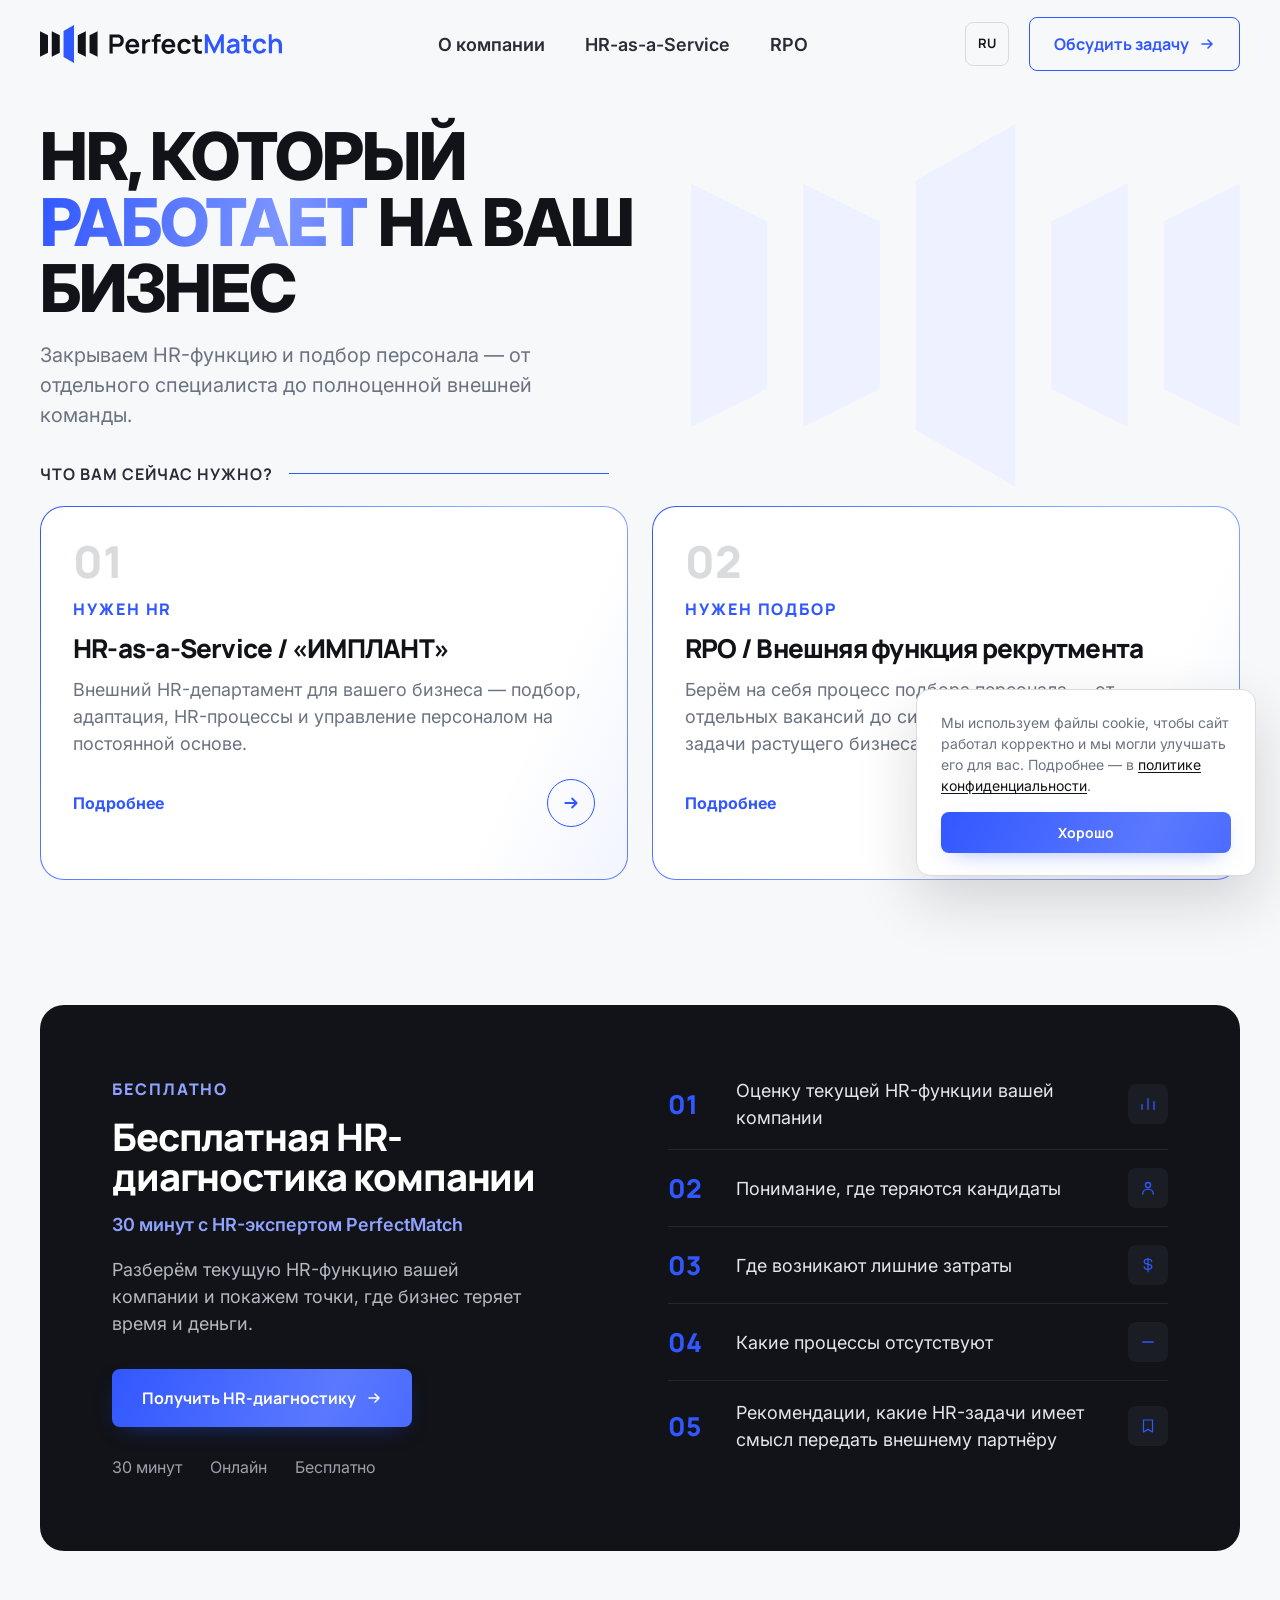
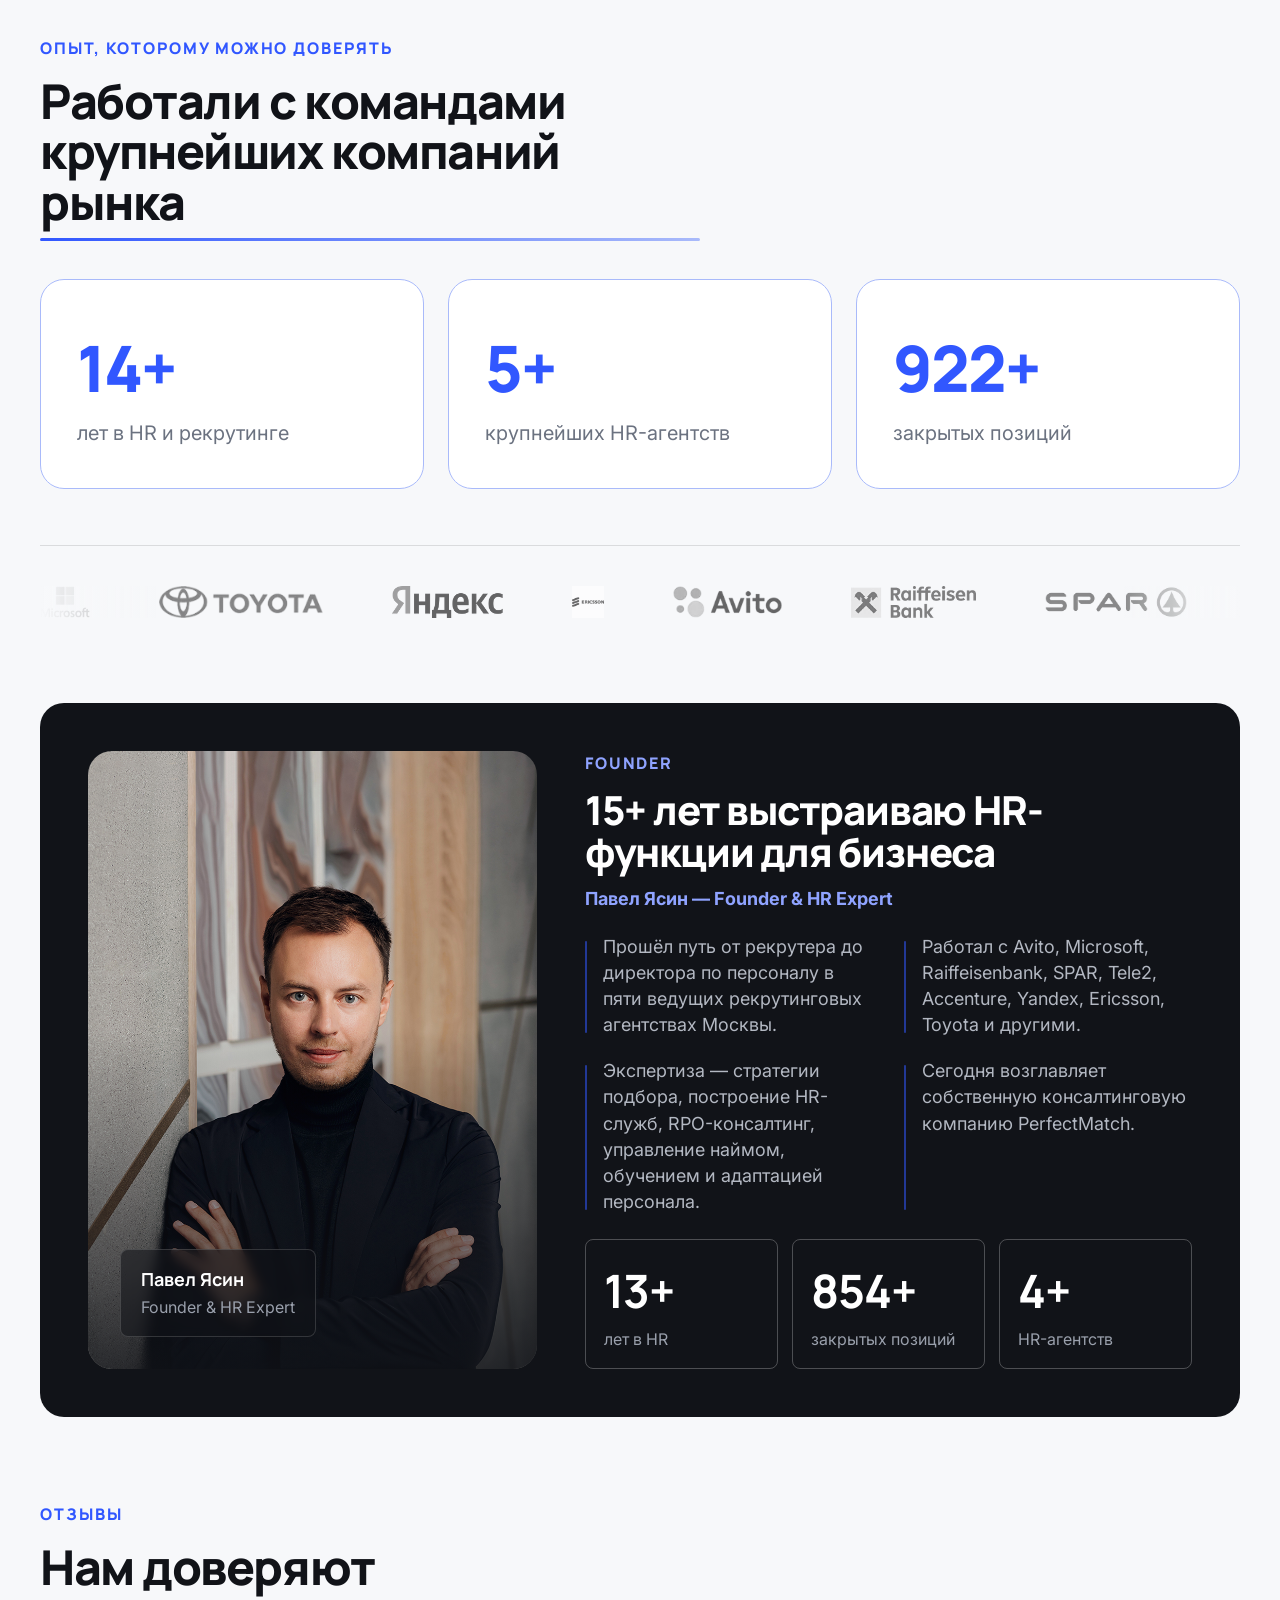
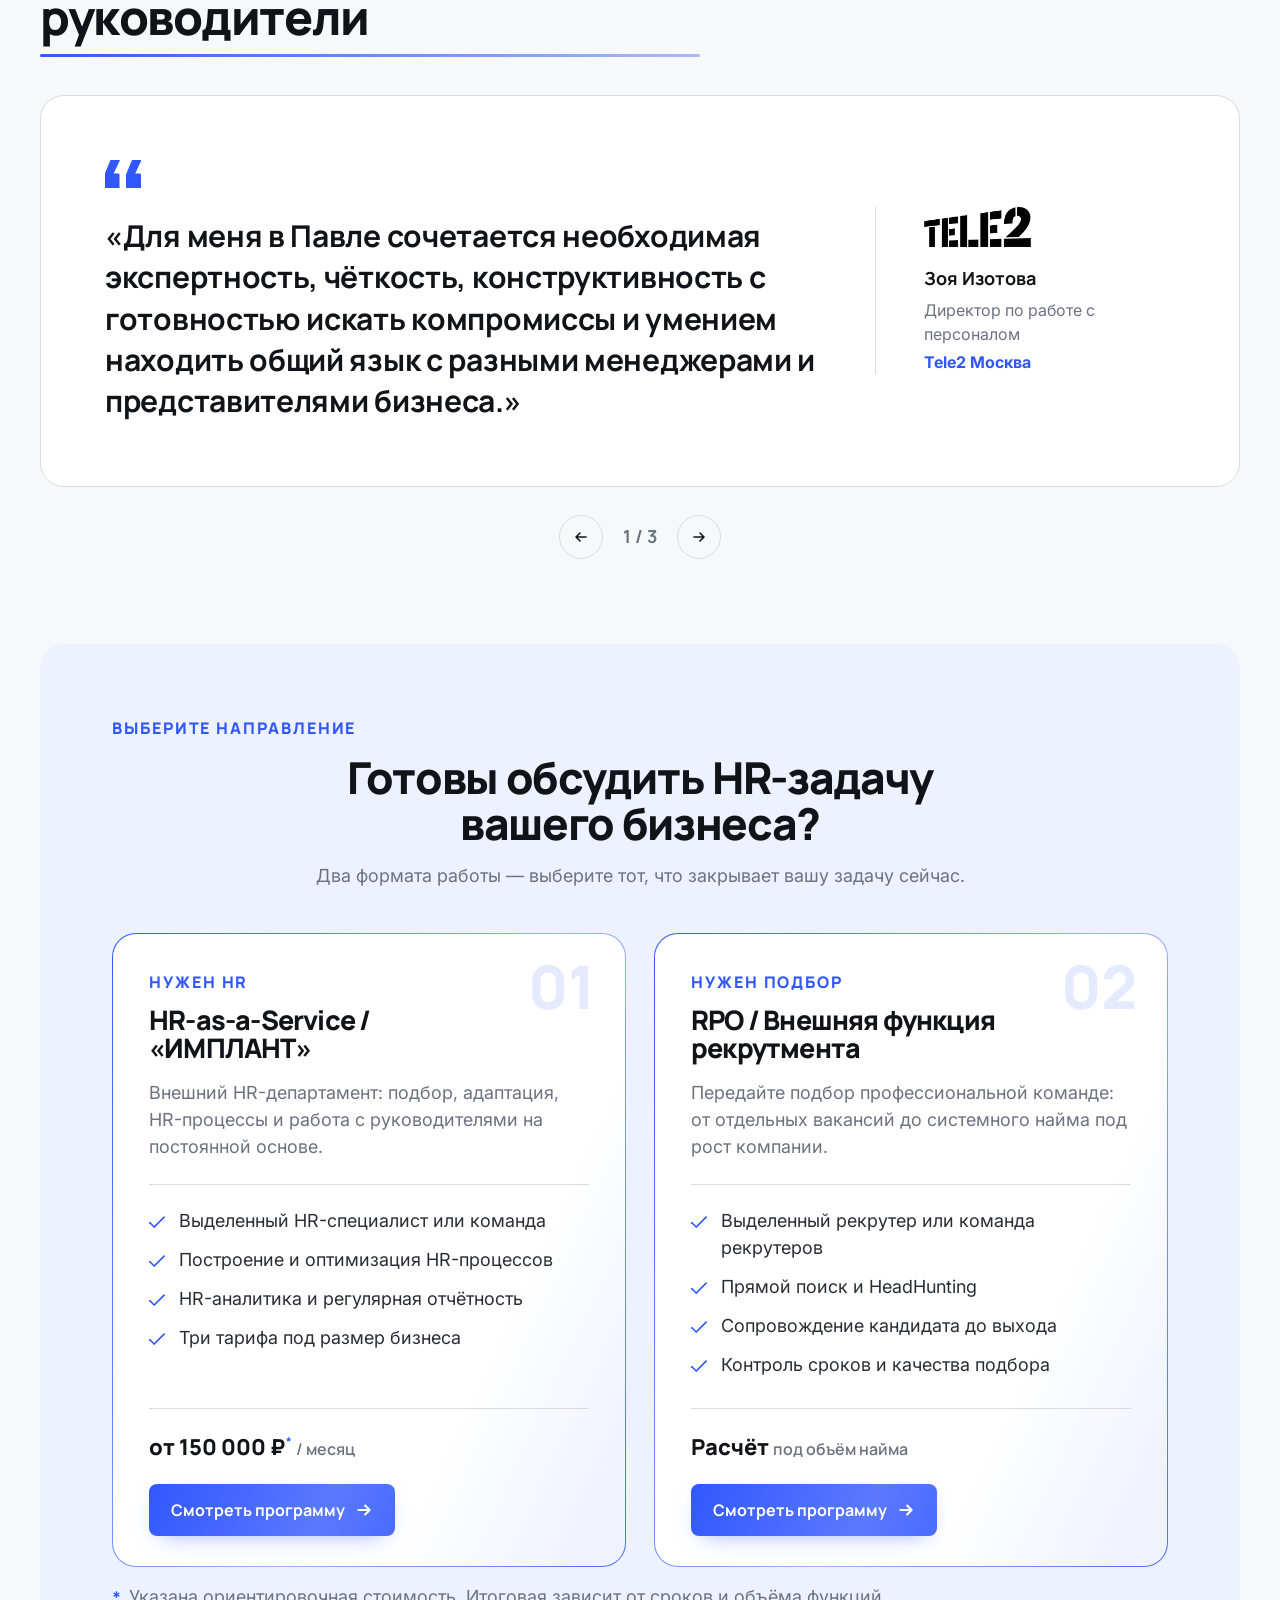
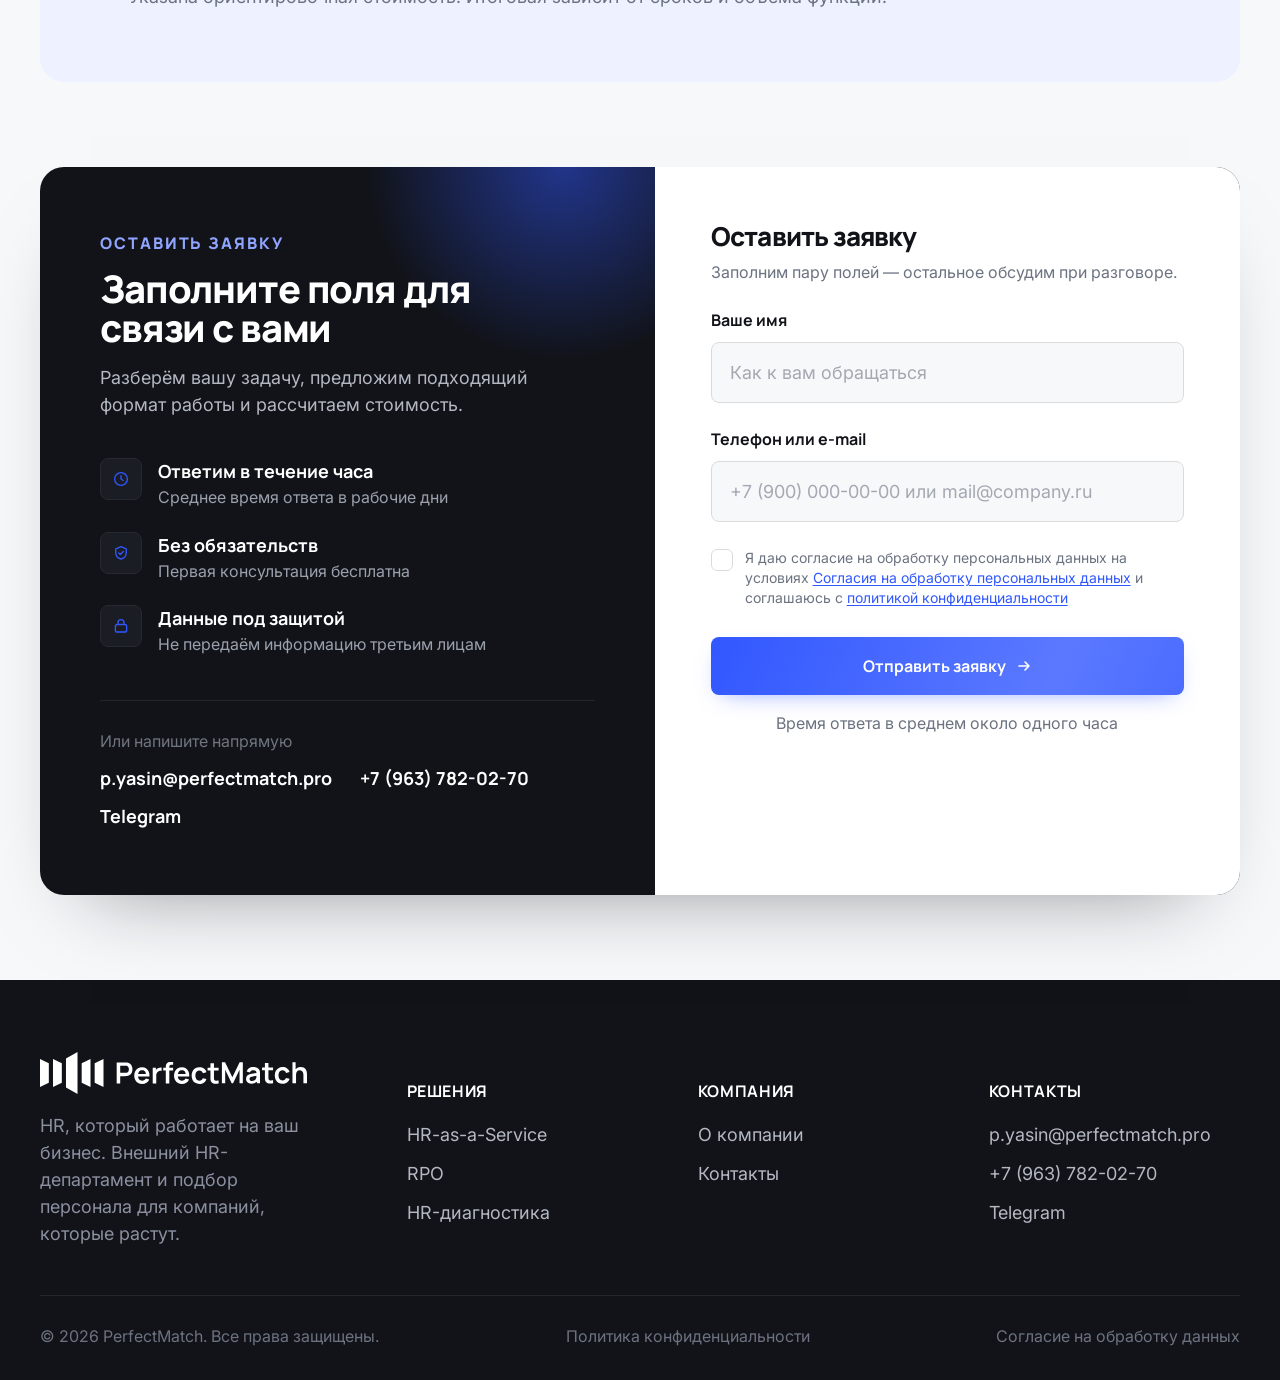
<file: index.html>
<!DOCTYPE html>
<html lang="ru">
<head>
<meta charset="UTF-8">
<meta name="viewport" content="width=device-width, initial-scale=1.0">
<title>PerfectMatch — HR, который работает на ваш бизнес</title>
<meta name="description" content="Закрываем HR-функцию и подбор персонала — от отдельного специалиста до полноценной внешней команды. HR-as-a-Service и RPO для бизнеса.">
<link rel="canonical" href="https://perfectmatch.pro/">
<link rel="alternate" hreflang="ru" href="https://perfectmatch.pro/">
<link rel="alternate" hreflang="en" href="https://perfectmatch.pro/en/">
<link rel="alternate" hreflang="x-default" href="https://perfectmatch.pro/">
<meta property="og:type" content="website">
<meta property="og:site_name" content="PerfectMatch">
<meta property="og:title" content="PerfectMatch — HR, который работает на ваш бизнес">
<meta property="og:description" content="Закрываем HR-функцию и подбор персонала — от отдельного специалиста до полноценной внешней команды. HR-as-a-Service и RPO для бизнеса.">
<meta property="og:url" content="https://perfectmatch.pro/">
<meta property="og:image" content="https://perfectmatch.pro/assets/img/og-cover.png">
<meta property="og:image:width" content="1200">
<meta property="og:image:height" content="630">
<meta property="og:locale" content="ru_RU">
<meta name="twitter:card" content="summary_large_image">
<meta name="twitter:title" content="PerfectMatch — HR, который работает на ваш бизнес">
<meta name="twitter:description" content="Закрываем HR-функцию и подбор персонала — от отдельного специалиста до полноценной внешней команды. HR-as-a-Service и RPO для бизнеса.">
<meta name="twitter:image" content="https://perfectmatch.pro/assets/img/og-cover.png">
<link rel="icon" type="image/png" sizes="32x32" href="assets/img/favicon-32.png">
<link rel="icon" type="image/png" sizes="16x16" href="assets/img/favicon-16.png">
<link rel="apple-touch-icon" sizes="180x180" href="assets/img/apple-touch-icon.png">
<link rel="preconnect" href="https://fonts.googleapis.com">
<link rel="preconnect" href="https://fonts.gstatic.com" crossorigin>
<link href="https://fonts.googleapis.com/css2?family=Inter:wght@400;500;600;700;800;900&family=Manrope:wght@600;700;800&display=swap" rel="stylesheet">
<link rel="stylesheet" href="assets/css/style.css?v=61">
<script type="application/ld+json">
{
  "@context": "https://schema.org",
  "@type": "Organization",
  "name": "PerfectMatch",
  "url": "https://perfectmatch.pro/",
  "logo": "https://perfectmatch.pro/assets/img/logo-color.png",
  "image": "https://perfectmatch.pro/assets/img/og-cover.png",
  "description": "Закрываем HR-функцию и подбор персонала — от отдельного специалиста до полноценной внешней команды. HR-as-a-Service и RPO для бизнеса.",
  "email": "p.yasin@perfectmatch.pro",
  "telephone": "+7-963-782-02-70",
  "sameAs": ["https://t.me/YasinPavel"],
  "founder": {
    "@type": "Person",
    "name": "Павел Ясин"
  }
}
</script>
</head>
<body data-page="Главная">

<div class="preloader" id="preloader" role="status" aria-label="Загрузка">
  <svg class="preloader-logo" aria-hidden="true" viewBox="0 0 267 42" fill="none" xmlns="http://www.w3.org/2000/svg">
<path class="pl-bar" style="animation-delay:0s" d="M8.82956 11.2808V30.6598L0 35.0637V6.877L8.82956 11.2808Z" fill="#111318"/>
<path class="pl-bar" style="animation-delay:.12s" d="M21.8192 11.2808V30.6598L12.9896 35.0637V6.877L21.8192 11.2808Z" fill="#111318"/>
<path class="pl-bar" style="animation-delay:.24s" d="M25.9793 6.5527V35.3876L37.5256 41.9404V0L25.9793 6.5527Z" fill="#3157FF"/>
<path class="pl-bar" style="animation-delay:.36s" d="M41.6857 11.2808V30.6598L50.5153 35.0637V6.877L41.6857 11.2808Z" fill="#111318"/>
<path class="pl-bar" style="animation-delay:.48s" d="M54.6754 11.2808V30.6598L63.5049 35.0637V6.877L54.6754 11.2808Z" fill="#111318"/>
<path id="Vector" d="M178.605 31.507C177.561 31.7021 176.537 31.785 175.532 31.7558C174.537 31.7363 173.644 31.5558 172.854 31.2143C172.064 30.8631 171.464 30.3119 171.054 29.5606C170.693 28.8777 170.503 28.1801 170.483 27.4679C170.464 26.7557 170.454 25.9508 170.454 25.0532V11.3116H173.966V24.8484C173.966 25.4825 173.971 26.0386 173.981 26.5167C174 26.9947 174.103 27.385 174.288 27.6874C174.639 28.2728 175.2 28.5996 175.971 28.6679C176.742 28.7362 177.62 28.6972 178.605 28.5509V31.507ZM167.585 18.4678V15.7019H178.605V18.4678H167.585Z" fill="#111318"/>
<path id="Vector_2" d="M159.37 31.9461C157.741 31.9461 156.35 31.5851 155.199 30.8632C154.048 30.1315 153.165 29.1363 152.55 27.8778C151.945 26.6192 151.638 25.1948 151.628 23.6045C151.638 21.985 151.955 20.5508 152.579 19.302C153.214 18.0435 154.111 17.0581 155.272 16.3459C156.433 15.6239 157.814 15.2629 159.414 15.2629C161.209 15.2629 162.726 15.7166 163.965 16.6239C165.214 17.5215 166.028 18.7508 166.409 20.3118L162.897 21.263C162.624 20.4142 162.17 19.7557 161.536 19.2874C160.902 18.8093 160.18 18.5703 159.37 18.5703C158.453 18.5703 157.697 18.7898 157.101 19.2289C156.506 19.6581 156.067 20.2533 155.784 21.0143C155.501 21.7752 155.36 22.6387 155.36 23.6045C155.36 25.107 155.697 26.3216 156.37 27.2485C157.043 28.1753 158.043 28.6388 159.37 28.6388C160.306 28.6388 161.043 28.4241 161.58 27.9948C162.126 27.5656 162.536 26.946 162.809 26.1363L166.409 26.9412C165.921 28.5509 165.067 29.79 163.848 30.6583C162.628 31.5168 161.136 31.9461 159.37 31.9461Z" fill="#111318"/>
<path id="Vector_3" d="M142.085 31.9461C140.485 31.9461 139.08 31.5998 137.87 30.9071C136.66 30.2144 135.714 29.2534 135.031 28.0241C134.358 26.7948 134.021 25.3802 134.021 23.7801C134.021 22.0533 134.353 20.5557 135.016 19.2874C135.68 18.0093 136.602 17.0191 137.782 16.3166C138.963 15.6142 140.329 15.2629 141.88 15.2629C143.519 15.2629 144.909 15.6483 146.051 16.4191C147.202 17.18 148.056 18.2581 148.612 19.6533C149.168 21.0484 149.378 22.6923 149.241 24.585H145.743V23.2972C145.734 21.5801 145.431 20.3264 144.836 19.5362C144.241 18.7459 143.304 18.3508 142.026 18.3508C140.582 18.3508 139.509 18.7996 138.807 19.6972C138.104 20.585 137.753 21.8874 137.753 23.6045C137.753 25.2046 138.104 26.4436 138.807 27.3217C139.509 28.1997 140.534 28.6388 141.88 28.6388C142.748 28.6388 143.495 28.4485 144.119 28.068C144.753 27.6778 145.241 27.1168 145.582 26.3851L149.065 27.4387C148.461 28.8631 147.524 29.9705 146.256 30.7607C144.997 31.551 143.607 31.9461 142.085 31.9461ZM136.641 24.585V21.9216H147.514V24.585H136.641Z" fill="#111318"/>
<path id="Vector_4" d="M125.785 31.507V15.4531C125.785 15.0531 125.8 14.6141 125.829 14.1361C125.858 13.6482 125.941 13.1653 126.078 12.6873C126.214 12.2092 126.463 11.775 126.824 11.3848C127.273 10.8872 127.756 10.5458 128.273 10.3604C128.8 10.1653 129.317 10.0579 129.824 10.0384C130.332 10.0092 130.775 9.99453 131.156 9.99453H133.132V12.8629H131.302C130.629 12.8629 130.127 13.0336 129.795 13.3751C129.473 13.7068 129.312 14.1458 129.312 14.6922V31.507H125.785ZM123.239 18.4678V15.7019H133.132V18.4678H123.239Z" fill="#111318"/>
<path id="Vector_5" d="M112.719 31.5069V15.7018H115.836V19.5507L115.456 19.0531C115.651 18.5263 115.909 18.0482 116.231 17.6189C116.563 17.1799 116.958 16.8189 117.417 16.536C117.807 16.2726 118.236 16.0677 118.705 15.9214C119.183 15.7653 119.67 15.6726 120.168 15.6433C120.666 15.6043 121.149 15.6238 121.617 15.7018V18.9946C121.149 18.858 120.607 18.8141 119.992 18.8629C119.388 18.9116 118.841 19.0824 118.353 19.3751C117.866 19.6385 117.466 19.9751 117.153 20.3848C116.851 20.7946 116.627 21.2629 116.48 21.7897C116.334 22.3068 116.261 22.8678 116.261 23.4727V31.5069H112.719Z" fill="#111318"/>
<path id="Vector_6" d="M102.298 31.9461C100.698 31.9461 99.2928 31.5998 98.083 30.9071C96.8732 30.2144 95.9269 29.2534 95.2439 28.0241C94.5708 26.7948 94.2342 25.3802 94.2342 23.7801C94.2342 22.0533 94.5659 20.5557 95.2293 19.2874C95.8927 18.0093 96.8147 17.0191 97.9952 16.3166C99.1757 15.6142 100.542 15.2629 102.093 15.2629C103.732 15.2629 105.122 15.6483 106.264 16.4191C107.415 17.18 108.269 18.2581 108.825 19.6533C109.381 21.0484 109.59 22.6923 109.454 24.585H105.956V23.2972C105.947 21.5801 105.644 20.3264 105.049 19.5362C104.454 18.7459 103.517 18.3508 102.239 18.3508C100.795 18.3508 99.7221 18.7996 99.0196 19.6972C98.3172 20.585 97.9659 21.8874 97.9659 23.6045C97.9659 25.2046 98.3172 26.4436 99.0196 27.3217C99.7221 28.1997 100.746 28.6388 102.093 28.6388C102.961 28.6388 103.707 28.4485 104.332 28.068C104.966 27.6778 105.454 27.1168 105.795 26.3851L109.278 27.4387C108.673 28.8631 107.737 29.9705 106.469 30.7607C105.21 31.551 103.82 31.9461 102.298 31.9461ZM96.8537 24.585V21.9216H107.727V24.585H96.8537Z" fill="#111318"/>
<path id="Vector_7" d="M76.6763 31.5069V10.4335H85.3838C85.5887 10.4335 85.8521 10.4432 86.174 10.4627C86.496 10.4725 86.7936 10.5018 87.0667 10.5505C88.2863 10.7359 89.2912 11.1408 90.0814 11.7652C90.8814 12.3896 91.4717 13.1798 91.8522 14.136C92.2424 15.0823 92.4375 16.136 92.4375 17.297C92.4375 18.4482 92.2424 19.5019 91.8522 20.458C91.4619 21.4044 90.8668 22.1897 90.0668 22.8141C89.2765 23.4385 88.2765 23.8434 87.0667 24.0288C86.7936 24.0678 86.4911 24.0971 86.1594 24.1166C85.8374 24.1361 85.5789 24.1459 85.3838 24.1459H80.2032V31.5069H76.6763ZM80.2032 20.8531H85.2374C85.4326 20.8531 85.6521 20.8434 85.896 20.8239C86.1399 20.8044 86.3643 20.7653 86.5692 20.7068C87.1545 20.5604 87.6131 20.3019 87.9448 19.9312C88.2863 19.5604 88.5253 19.1409 88.6619 18.6726C88.8082 18.2043 88.8814 17.7458 88.8814 17.297C88.8814 16.8482 88.8082 16.3897 88.6619 15.9214C88.5253 15.4433 88.2863 15.0189 87.9448 14.6482C87.6131 14.2774 87.1545 14.0189 86.5692 13.8725C86.3643 13.814 86.1399 13.7799 85.896 13.7701C85.6521 13.7506 85.4326 13.7408 85.2374 13.7408H80.2032V20.8531Z" fill="#111318"/>
<path id="Vector_8" d="M263.429 31.2877V23.6778C263.429 23.1802 263.395 22.629 263.327 22.0241C263.258 21.4192 263.097 20.8387 262.844 20.2826C262.6 19.7168 262.229 19.2533 261.732 18.8924C261.244 18.5314 260.58 18.3509 259.741 18.3509C259.293 18.3509 258.849 18.4241 258.41 18.5704C257.971 18.7168 257.571 18.9704 257.21 19.3314C256.858 19.6826 256.575 20.1704 256.361 20.7948C256.146 21.4095 256.039 22.1997 256.039 23.1656L253.946 22.2729C253.946 20.9265 254.205 19.707 254.722 18.6143C255.249 17.5216 256.019 16.6533 257.034 16.0094C258.049 15.3557 259.297 15.0289 260.78 15.0289C261.951 15.0289 262.917 15.224 263.678 15.6143C264.439 16.0045 265.044 16.5021 265.493 17.107C265.941 17.7119 266.273 18.3558 266.488 19.0387C266.702 19.7216 266.839 20.3704 266.898 20.9851C266.966 21.59 267 22.0827 267 22.4632V31.2877H263.429ZM252.468 31.2877V10.2142H255.614V21.307H256.039V31.2877H252.468Z" fill="#3157FF"/>
<path id="Vector_9" d="M242.526 31.7266C240.896 31.7266 239.506 31.3656 238.355 30.6437C237.204 29.912 236.321 28.9168 235.706 27.6583C235.101 26.3997 234.794 24.9753 234.784 23.385C234.794 21.7655 235.111 20.3313 235.735 19.0825C236.369 17.824 237.267 16.8386 238.428 16.1264C239.589 15.4044 240.97 15.0434 242.57 15.0434C244.365 15.0434 245.882 15.4971 247.121 16.4044C248.37 17.302 249.184 18.5313 249.565 20.0923L246.053 21.0435C245.779 20.1947 245.326 19.5362 244.692 19.0679C244.057 18.5898 243.335 18.3508 242.526 18.3508C241.609 18.3508 240.852 18.5703 240.257 19.0094C239.662 19.4386 239.223 20.0338 238.94 20.7947C238.657 21.5557 238.516 22.4192 238.516 23.385C238.516 24.8875 238.852 26.1021 239.526 27.029C240.199 27.9558 241.199 28.4192 242.526 28.4192C243.462 28.4192 244.199 28.2046 244.735 27.7753C245.282 27.3461 245.692 26.7265 245.965 25.9168L249.565 26.7217C249.077 28.3314 248.223 29.5705 247.004 30.4388C245.784 31.2973 244.292 31.7266 242.526 31.7266Z" fill="#3157FF"/>
<path id="Vector_10" d="M233.064 31.2877C232.02 31.4828 230.995 31.5658 229.991 31.5365C228.995 31.517 228.103 31.3365 227.312 30.995C226.522 30.6438 225.922 30.0926 225.512 29.3413C225.151 28.6584 224.961 27.9608 224.942 27.2486C224.922 26.5364 224.912 25.7315 224.912 24.834V11.0923H228.425V24.6291C228.425 25.2632 228.43 25.8193 228.439 26.2974C228.459 26.7755 228.561 27.1657 228.747 27.4681C229.098 28.0535 229.659 28.3804 230.43 28.4486C231.2 28.5169 232.078 28.4779 233.064 28.3316V31.2877ZM222.044 18.2485V15.4826H233.064V18.2485H222.044Z" fill="#3157FF"/>
<path id="Vector_11" d="M211.356 31.7266C210.215 31.7266 209.249 31.512 208.458 31.0827C207.668 30.6437 207.068 30.0632 206.658 29.3412C206.258 28.6193 206.058 27.8241 206.058 26.9558C206.058 26.1948 206.185 25.5119 206.439 24.907C206.693 24.2924 207.083 23.7655 207.61 23.3265C208.136 22.8777 208.819 22.5118 209.658 22.2289C210.293 22.024 211.034 21.8387 211.883 21.6728C212.741 21.507 213.668 21.3557 214.663 21.2191C215.668 21.0728 216.717 20.9167 217.81 20.7508L216.551 21.4679C216.561 20.3752 216.317 19.5703 215.819 19.0533C215.322 18.5362 214.483 18.2776 213.302 18.2776C212.59 18.2776 211.902 18.4435 211.239 18.7752C210.576 19.1069 210.112 19.6777 209.849 20.4874L206.629 19.4777C207.019 18.141 207.761 17.0679 208.854 16.2581C209.956 15.4483 211.439 15.0434 213.302 15.0434C214.707 15.0434 215.941 15.2727 217.005 15.7313C218.078 16.1898 218.873 16.941 219.39 17.9849C219.673 18.5411 219.844 19.1118 219.902 19.6972C219.961 20.2728 219.99 20.9021 219.99 21.585V31.2876H216.902V27.8631L217.415 28.4192C216.702 29.5607 215.868 30.3998 214.912 30.9364C213.966 31.4632 212.78 31.7266 211.356 31.7266ZM212.058 28.9168C212.858 28.9168 213.541 28.7754 214.107 28.4924C214.673 28.2095 215.122 27.8631 215.454 27.4534C215.795 27.0436 216.024 26.6582 216.141 26.2973C216.327 25.8485 216.429 25.3363 216.449 24.7607C216.478 24.1753 216.493 23.7021 216.493 23.3411L217.576 23.6631C216.512 23.8289 215.6 23.9753 214.839 24.1021C214.078 24.2289 213.424 24.3509 212.878 24.468C212.332 24.5753 211.849 24.6972 211.429 24.8338C211.019 24.9802 210.673 25.1509 210.39 25.346C210.107 25.5412 209.888 25.7655 209.732 26.0192C209.585 26.2729 209.512 26.5704 209.512 26.9119C209.512 27.3022 209.61 27.6485 209.805 27.9509C210 28.2436 210.283 28.4778 210.654 28.6534C211.034 28.829 211.502 28.9168 212.058 28.9168Z" fill="#3157FF"/>
<path id="Vector_12" d="M181.898 31.2877V10.2142H185.074L192.361 25.1413L199.649 10.2142H202.825V31.2877H199.532V17.7802L193.064 31.2877H191.659L185.205 17.7802V31.2877H181.898Z" fill="#3157FF"/>
</svg>
</div>
<div class="modal-overlay" id="requestModal">
  <div class="modal-dialog" role="dialog" aria-modal="true" aria-labelledby="modalFormTitle">
    <button type="button" class="modal-close" aria-label="Закрыть">
      <svg width="16" height="16" viewBox="0 0 16 16" fill="none"><path d="M3 3L13 13M13 3L3 13" stroke="currentColor" stroke-width="1.8" stroke-linecap="round"/></svg>
    </button>

    <form class="request-form modal-form" novalidate>
      <div class="rf-head">
        <h3 id="modalFormTitle">Оставить заявку</h3>
        <p>Заполним пару полей — остальное обсудим при разговоре.</p>
      </div>

      <div class="field">
        <label for="modal-rf-name">Ваше имя</label>
        <input type="text" id="modal-rf-name" name="name" placeholder="Как к вам обращаться" autocomplete="name" required>
        <span class="field-error">Укажите, как к вам обращаться</span>
      </div>

      <div class="field">
        <label for="modal-rf-contact">Телефон или e-mail</label>
        <input type="text" id="modal-rf-contact" name="contact" placeholder="+7 (900) 000-00-00 или mail@company.ru" autocomplete="tel" required>
        <span class="field-error">Оставьте телефон или почту для связи</span>
      </div>

      <label class="field-check">
        <input type="checkbox" name="consent" required>
        <span class="box"><svg width="12" height="12" viewBox="0 0 14 14" fill="none"><path d="M2.5 7.5L5.5 10.5L11.5 4" stroke="currentColor" stroke-width="2.2" stroke-linecap="round" stroke-linejoin="round"/></svg></span>
        <span class="check-text">Я даю согласие на обработку персональных данных на условиях <a href="consent.html" target="_blank" rel="noopener" class="policy-link">Согласия на обработку персональных данных</a> и соглашаюсь с <a href="policy.html" target="_blank" rel="noopener" class="policy-link">политикой конфиденциальности</a></span>
      </label>
      <span class="field-error consent-error">Нужно согласие на обработку данных</span>

      <button type="submit" class="btn btn-primary btn-lg rf-submit">
        Отправить заявку
        <svg width="16" height="16" viewBox="0 0 16 16" fill="none"><path d="M3 8H13M13 8L9 4M13 8L9 12" stroke="currentColor" stroke-width="1.6" stroke-linecap="round" stroke-linejoin="round"/></svg>
      </button>

      <p class="rf-note">Время ответа в среднем около одного часа</p>
          <p class="rf-error" hidden>Не удалось отправить заявку. Напишите нам на <a href="mailto:p.yasin@perfectmatch.pro">p.yasin@perfectmatch.pro</a> — ответим так же быстро.</p>

      <div class="rf-success" hidden>
        <div class="rf-success-icon"><svg width="26" height="26" viewBox="0 0 24 24" fill="none"><path d="M5 12.5l4.5 4.5L19 7.5" stroke="currentColor" stroke-width="2.2" stroke-linecap="round" stroke-linejoin="round"/></svg></div>
        <strong>Заявка отправлена</strong>
        <p>Заявку получили и уже передали команде — ответим в течение часа.</p>
      </div>
    </form>
  </div>
</div>

<div class="cookie-notice" id="cookieNotice" role="dialog" aria-live="polite" hidden>
  <p>Мы используем файлы cookie, чтобы сайт работал корректно и мы могли улучшать его для вас. Подробнее — в <a href="policy.html" target="_blank" rel="noopener">политике конфиденциальности</a>.</p>
  <div class="cookie-notice-actions">
    <button type="button" class="btn btn-primary cookie-accept">Хорошо</button>
  </div>
</div>

<header class="site-header">
  <div class="container">
    <a href="index.html" class="logo">
      <img src="assets/img/logo-lockup-dark.svg" alt="PerfectMatch" class="logo-lockup">
      <img src="assets/img/logo-mark-dark.svg" alt="PerfectMatch" class="logo-mark-only">
    </a>
    <nav class="main-nav">
      <a href="index.html#about">О компании</a>
      <a href="hr-as-a-service.html">HR-as-a-Service</a>
      <a href="rpo.html">RPO</a>
    </nav>
    <div class="header-cta">
      <a href="/en/index.html" class="lang-toggle" aria-label="Переключить язык">RU</a>
      <a href="#contact" class="btn btn-outline" data-modal-trigger>
        <span class="btn-label-full">Обсудить задачу</span>
        <svg width="16" height="16" viewBox="0 0 16 16" fill="none"><path d="M3 8H13M13 8L9 4M13 8L9 12" stroke="currentColor" stroke-width="1.6" stroke-linecap="round" stroke-linejoin="round"/></svg>
      </a>
      <button class="nav-toggle" aria-label="Открыть меню"><span></span></button>
    </div>
  </div>
</header>

<div class="mobile-nav">
  <a href="index.html#about">О компании</a>
  <a href="hr-as-a-service.html">HR-as-a-Service</a>
  <a href="rpo.html">RPO</a>
  <a href="#contact" class="btn btn-primary" data-modal-trigger>
    Обсудить задачу
    <svg width="16" height="16" viewBox="0 0 16 16" fill="none"><path d="M3 8H13M13 8L9 4M13 8L9 12" stroke="currentColor" stroke-width="1.6" stroke-linecap="round" stroke-linejoin="round"/></svg>
  </a>
</div>

<main>

  <!-- HERO -->
  <section class="hero">
    <svg class="hero-mark-bg" viewBox="0 0 677.279 447.294" preserveAspectRatio="xMaxYMin meet" fill="none" xmlns="http://www.w3.org/2000/svg" aria-hidden="true">
      <path class="wave-bar" style="animation-delay:0s" d="M94.167 120.309V326.984L0 373.952V73.3418L94.167 120.309Z" fill="#EEF1FF"/>
      <path class="wave-bar" style="animation-delay:.12s" d="M232.701 120.309V326.984L138.534 373.952V73.3418L232.701 120.309Z" fill="#EEF1FF"/>
      <path class="wave-bar" style="animation-delay:.24s" d="M400.211 447.294L277.069 377.408V69.8848L400.211 0V447.294Z" fill="#EEF1FF"/>
      <path class="wave-bar" style="animation-delay:.36s" d="M538.745 373.952L444.578 326.984V120.309L538.745 73.3418V373.952Z" fill="#EEF1FF"/>
      <path class="wave-bar" style="animation-delay:.48s" d="M677.279 373.952L583.112 326.984V120.309L677.279 73.3418V373.952Z" fill="#EEF1FF"/>
    </svg>
    <div class="container hero-inner">
      <div class="hero-content">
        <h1>HR, который <span class="accent">работает</span> на ваш бизнес</h1>
        <p class="hero-sub">Закрываем HR-функцию и подбор персонала — от отдельного специалиста до полноценной внешней команды.</p>
      </div>

      <div class="hero-bottom">
        <div class="question-label">Что вам сейчас нужно?</div>

        <div class="scenario-grid">
          <a href="hr-as-a-service.html" class="scenario-card">
            <div class="scenario-num">01</div>
            <div class="eyebrow">Нужен HR</div>
            <h3>HR-as-a-Service / «ИМПЛАНТ»</h3>
            <p>Внешний HR-департамент для вашего бизнеса — подбор, адаптация, HR-процессы и управление персоналом на постоянной основе.</p>
            <div class="scenario-foot">
              <span class="btn-ghost">Подробнее</span>
              <span class="arrow-circle">
                <svg width="18" height="18" viewBox="0 0 16 16" fill="none"><path d="M3 8H13M13 8L9 4M13 8L9 12" stroke-width="1.6" stroke-linecap="round" stroke-linejoin="round"/></svg>
              </span>
            </div>
          </a>

          <a href="rpo.html" class="scenario-card">
            <div class="scenario-num">02</div>
            <div class="eyebrow">Нужен подбор</div>
            <h3>RPO / Внешняя функция рекрутмента</h3>
            <p>Берём на себя процесс подбора персонала — от отдельных вакансий до системного рекрутмента под задачи растущего бизнеса.</p>
            <div class="scenario-foot">
              <span class="btn-ghost">Подробнее</span>
              <span class="arrow-circle">
                <svg width="18" height="18" viewBox="0 0 16 16" fill="none"><path d="M3 8H13M13 8L9 4M13 8L9 12" stroke-width="1.6" stroke-linecap="round" stroke-linejoin="round"/></svg>
              </span>
            </div>
          </a>
        </div>
      </div>
    </div>
  </section>

  <!-- DIAGNOSTIC CTA (lead magnet) -->
  <section id="diagnostic">
    <div class="container">
    <div class="diagnostic reveal">
      <div class="diagnostic-copy">
        <div class="eyebrow on-dark">Бесплатно</div>
        <h2>Бесплатная HR-диагностика компании</h2>
        <p class="lead">30 минут с HR-экспертом PerfectMatch</p>
        <p class="desc">Разберём текущую HR-функцию вашей компании и покажем точки, где бизнес теряет время и деньги.</p>
        <a href="#contact" class="btn btn-primary btn-lg" data-modal-trigger>
          Получить HR-диагностику
          <svg width="16" height="16" viewBox="0 0 16 16" fill="none"><path d="M3 8H13M13 8L9 4M13 8L9 12" stroke="currentColor" stroke-width="1.6" stroke-linecap="round" stroke-linejoin="round"/></svg>
        </a>
        <div class="diagnostic-meta">
          <span>30 минут</span>
          <span>Онлайн</span>
          <span>Бесплатно</span>
        </div>
      </div>
      <div class="diagnostic-list">
        <div class="diag-row">
          <div class="num">01</div>
          <p>Оценку текущей HR-функции вашей компании</p>
          <div class="icon"><svg width="18" height="18" viewBox="0 0 24 24" fill="none"><path d="M4 19V13M12 19V5M20 19V9" stroke-width="1.8" stroke-linecap="round"/></svg></div>
        </div>
        <div class="diag-row">
          <div class="num">02</div>
          <p>Понимание, где теряются кандидаты</p>
          <div class="icon"><svg width="18" height="18" viewBox="0 0 24 24" fill="none"><circle cx="12" cy="8" r="3.4" stroke-width="1.8"/><path d="M5 20c0-3.9 3.1-6.5 7-6.5s7 2.6 7 6.5" stroke-width="1.8" stroke-linecap="round"/></svg></div>
        </div>
        <div class="diag-row">
          <div class="num">03</div>
          <p>Где возникают лишние затраты</p>
          <div class="icon"><svg width="18" height="18" viewBox="0 0 24 24" fill="none"><path d="M12 3v18M17 7.5c0-1.9-2.2-3.4-5-3.4s-5 1.5-5 3.4c0 1.9 2.2 2.9 5 3.4 2.8.5 5 1.5 5 3.4 0 1.9-2.2 3.4-5 3.4s-5-1.5-5-3.4" stroke-width="1.6" stroke-linecap="round"/></svg></div>
        </div>
        <div class="diag-row">
          <div class="num">04</div>
          <p>Какие процессы отсутствуют</p>
          <div class="icon"><svg width="18" height="18" viewBox="0 0 24 24" fill="none"><path d="M5 12H19" stroke-width="1.8" stroke-linecap="round"/></svg></div>
        </div>
        <div class="diag-row">
          <div class="num">05</div>
          <p>Рекомендации, какие HR-задачи имеет смысл передать внешнему партнёру</p>
          <div class="icon"><svg width="18" height="18" viewBox="0 0 24 24" fill="none"><path d="M6 4h12v16l-6-3.5L6 20V4z" stroke-width="1.6" stroke-linejoin="round"/></svg></div>
        </div>
      </div>
    </div>
    </div>
  </section>

  <!-- STATS -->
  <section class="stats">
    <div class="container">
      <div class="section-head reveal">
        <div class="eyebrow">Опыт, которому можно доверять</div>
        <h2>Работали с командами крупнейших компаний рынка</h2>
      </div>
      <div class="stats-grid reveal">
        <div class="stat-tile">
          <div class="stat-num"><span data-count="15" data-suffix="+">0</span></div>
          <div class="stat-label">лет в HR и рекрутинге</div>
        </div>
        <div class="stat-tile">
          <div class="stat-num"><span data-count="5" data-suffix="+">0</span></div>
          <div class="stat-label">крупнейших HR-агентств</div>
        </div>
        <div class="stat-tile">
          <div class="stat-num"><span data-count="1000" data-suffix="+">0</span></div>
          <div class="stat-label">закрытых позиций</div>
        </div>
      </div>
      <div class="logos-ticker reveal">
        <div class="logos-ticker-track">
          <div class="logos-ticker-set">
            <img src="assets/img/logos/microsoft.png" alt="Microsoft">
            <img src="assets/img/logos/toyota.png" alt="Toyota">
            <img src="assets/img/logos/yandex.png" alt="Яндекс">
            <img src="assets/img/logos/ericsson.png" alt="Ericsson">
            <img src="assets/img/logos/avito.png" alt="Avito">
            <img src="assets/img/logos/raiffeisenbank.png" alt="Raiffeisenbank">
            <img src="assets/img/logos/spar.png" alt="SPAR">
            <img src="assets/img/logos/salampay.png" alt="Salampay">
            <img src="assets/img/logos/tele2.png" alt="Tele2">
            <img src="assets/img/logos/accenture.png" alt="Accenture">
          </div>
          <div class="logos-ticker-set" aria-hidden="true">
            <img src="assets/img/logos/microsoft.png" alt="Microsoft">
            <img src="assets/img/logos/toyota.png" alt="Toyota">
            <img src="assets/img/logos/yandex.png" alt="Яндекс">
            <img src="assets/img/logos/ericsson.png" alt="Ericsson">
            <img src="assets/img/logos/avito.png" alt="Avito">
            <img src="assets/img/logos/raiffeisenbank.png" alt="Raiffeisenbank">
            <img src="assets/img/logos/spar.png" alt="SPAR">
            <img src="assets/img/logos/salampay.png" alt="Salampay">
            <img src="assets/img/logos/tele2.png" alt="Tele2">
            <img src="assets/img/logos/accenture.png" alt="Accenture">
          </div>
        </div>
      </div>
    </div>
  </section>

  <!-- FOUNDER -->
  <section class="founder" id="about">
    <div class="container">
      <div class="founder-panel reveal">
        <div class="founder-grid">
          <div class="founder-portrait">
            <img src="assets/img/founder-pavel-yasin.jpg" alt="Павел Ясин — Founder &amp; HR Expert">
            <div class="tag">
              <strong>Павел Ясин</strong>
              <span>Founder &amp; HR Expert</span>
            </div>
          </div>
          <div class="founder-copy">
            <div class="eyebrow on-dark">Founder</div>
            <h2>15+ лет выстраиваю HR-функции для бизнеса</h2>
            <p class="role">Павел Ясин — Founder &amp; HR Expert</p>
            <div class="founder-bio">
              <p>Прошёл путь от рекрутера до директора по персоналу в пяти ведущих рекрутинговых агентствах Москвы.</p>
              <p>Работал с Avito, Microsoft, Raiffeisenbank, SPAR, Tele2, Accenture, Yandex, Ericsson, Toyota и другими.</p>
              <p>Экспертиза — стратегии подбора, построение HR-служб, RPO-консалтинг, управление наймом, обучением и адаптацией персонала.</p>
              <p>Сегодня возглавляет собственную консалтинговую компанию PerfectMatch.</p>
            </div>
            <div class="founder-facts">
              <div class="fact-tile">
                <strong><span data-count="15" data-suffix="+">0</span></strong>
                <span>лет в HR</span>
              </div>
              <div class="fact-tile">
                <strong><span data-count="1000" data-suffix="+">0</span></strong>
                <span>закрытых позиций</span>
              </div>
              <div class="fact-tile">
                <strong><span data-count="5" data-suffix="+">0</span></strong>
                <span>HR-агентств</span>
              </div>
            </div>
          </div>
        </div>
      </div>
    </div>
  </section>

  <!-- TESTIMONIALS -->
  <section class="testimonials">
    <div class="container">
      <div class="section-head reveal">
        <div class="eyebrow">Отзывы</div>
        <h2>Нам доверяют руководители</h2>
      </div>
      <div class="reveal" data-testimonials='[
          {"quote":"Для меня в Павле сочетается необходимая экспертность, чёткость, конструктивность с готовностью искать компромиссы и умением находить общий язык с разными менеджерами и представителями бизнеса.","name":"Зоя Изотова","role":"Директор по работе с персоналом","company":"Tele2 Москва","logo":"assets/img/logos/tele2.png"},
          {"quote":"Работу Павла в роли HR бизнес-партнёра могу оценить как максимально нацеленную на результат, клиентоориентированную, с высокой долей профессионализма и эмпатии к сотрудникам и подчинённым.","name":"Александр Вотчеников","role":"HR Директор","company":"«ДА-ТИМ»","logo":"assets/img/logos/da-tim.svg"},
          {"quote":"Сотрудничество с компанией PerfectMatch перевернуло моё отношение к HR-сервисам. Более двух лет мы сотрудничаем с командой и без сомнений могу рекомендовать их как самых порядочных и профессиональных партнёров.","name":"Наталья Воронцова","role":"Директор по логистике","company":"SPAR","logo":"assets/img/logos/spar.png"}
        ]'>
        <div class="testi-card">
          <div class="testi-quote">
            <svg width="36" height="28" viewBox="0 0 36 28" fill="none"><path d="M14.5 0L8 14H14V28H0V14.5L6 0H14.5ZM36 0L29.5 14H35.5V28H21.5V14.5L27.5 0H36Z" fill="#3157FF"/></svg>
            <p>«Для меня в Павле сочетается необходимая экспертность, чёткость, конструктивность с готовностью искать компромиссы и умением находить общий язык с разными менеджерами и представителями бизнеса.»</p>
          </div>
          <div class="testi-person">
            <img class="testi-logo" src="assets/img/logos/tele2.png" alt="Tele2">
            <strong>Зоя Изотова</strong>
            <span>Директор по работе с персоналом</span>
            <span class="company">Tele2 Москва</span>
          </div>
        </div>
        <div class="testi-nav">
          <button class="testi-prev" aria-label="Предыдущий отзыв">
            <svg width="16" height="16" viewBox="0 0 16 16" fill="none"><path d="M13 8H3M3 8L7 4M3 8L7 12" stroke-width="1.6" stroke-linecap="round" stroke-linejoin="round"/></svg>
          </button>
          <span class="testi-counter">1 / 3</span>
          <button class="testi-next" aria-label="Следующий отзыв">
            <svg width="16" height="16" viewBox="0 0 16 16" fill="none"><path d="M3 8H13M13 8L9 4M13 8L9 12" stroke-width="1.6" stroke-linecap="round" stroke-linejoin="round"/></svg>
          </button>
        </div>
      </div>
    </div>
  </section>

  <!-- FINAL CTA -->
  <section class="final-cta" id="directions">
    <div class="container">
      <div class="final-cta-inner">
        <div class="final-cta-head reveal">
          <div class="eyebrow">Выберите направление</div>
          <h2>Готовы обсудить HR-задачу вашего бизнеса?</h2>
          <p>Два формата работы — выберите тот, что закрывает вашу задачу сейчас.</p>
        </div>

        <div class="program-grid">

          <a href="hr-as-a-service.html" class="program-card reveal">
            <div class="program-num">01</div>
            <div class="program-top">
              <div class="eyebrow">Нужен HR</div>
              <h3>HR-as-a-Service / «ИМПЛАНТ»</h3>
              <p class="program-desc">Внешний HR-департамент: подбор, адаптация, HR-процессы и работа с руководителями на постоянной основе.</p>
            </div>
            <ul class="program-list">
              <li>Выделенный HR-специалист или команда</li>
              <li>Построение и оптимизация HR-процессов</li>
              <li>HR-аналитика и регулярная отчётность</li>
              <li>Три тарифа под размер бизнеса</li>
            </ul>
            <div class="program-foot">
              <div class="program-price">от 150 000 ₽<sup class="price-star">*</sup> <span>/ месяц</span></div>
              <span class="program-go">
                Смотреть программу
                <svg width="18" height="18" viewBox="0 0 16 16" fill="none"><path d="M3 8H13M13 8L9 4M13 8L9 12" stroke="currentColor" stroke-width="1.8" stroke-linecap="round" stroke-linejoin="round"/></svg>
              </span>
            </div>
          </a>

          <a href="rpo.html" class="program-card reveal reveal-delay-1">
            <div class="program-num">02</div>
            <div class="program-top">
              <div class="eyebrow">Нужен подбор</div>
              <h3>RPO / Внешняя функция рекрутмента</h3>
              <p class="program-desc">Передайте подбор профессиональной команде: от отдельных вакансий до системного найма под рост компании.</p>
            </div>
            <ul class="program-list">
              <li>Выделенный рекрутер или команда рекрутеров</li>
              <li>Прямой поиск и HeadHunting</li>
              <li>Сопровождение кандидата до выхода</li>
              <li>Контроль сроков и качества подбора</li>
            </ul>
            <div class="program-foot">
              <div class="program-price">Расчёт <span>под объём найма</span></div>
              <span class="program-go">
                Смотреть программу
                <svg width="18" height="18" viewBox="0 0 16 16" fill="none"><path d="M3 8H13M13 8L9 4M13 8L9 12" stroke="currentColor" stroke-width="1.8" stroke-linecap="round" stroke-linejoin="round"/></svg>
              </span>
            </div>
          </a>

        </div>

        <p class="pricing-note reveal">
          <span class="price-star">*</span>
          Указана ориентировочная стоимость. Итоговая зависит от сроков и объёма функций.
        </p>

      </div>
    </div>
  </section>

  <!-- REQUEST FORM -->
  <section class="request" id="contact">
    <div class="container">
      <div class="request-inner reveal">

        <div class="request-aside">
          <div class="eyebrow on-dark">Оставить заявку</div>
          <h2>Заполните поля для связи с вами</h2>
          <p class="request-lead">Разберём вашу задачу, предложим подходящий формат работы и рассчитаем стоимость.</p>

          <ul class="request-points">
            <li>
              <span class="rp-icon"><svg width="18" height="18" viewBox="0 0 24 24" fill="none"><circle cx="12" cy="12" r="8.5" stroke-width="1.8"/><path d="M12 7.5V12l3 2" stroke-width="1.8" stroke-linecap="round" stroke-linejoin="round"/></svg></span>
              <span><strong>Ответим в течение часа</strong>Среднее время ответа в рабочие дни</span>
            </li>
            <li>
              <span class="rp-icon"><svg width="18" height="18" viewBox="0 0 24 24" fill="none"><path d="M12 3.5l7 3v5.2c0 4-2.9 7.4-7 8.3-4.1-.9-7-4.3-7-8.3V6.5l7-3z" stroke-width="1.8" stroke-linejoin="round"/><path d="M9 12l2 2 4-4" stroke-width="1.8" stroke-linecap="round" stroke-linejoin="round"/></svg></span>
              <span><strong>Без обязательств</strong>Первая консультация бесплатна</span>
            </li>
            <li>
              <span class="rp-icon"><svg width="18" height="18" viewBox="0 0 24 24" fill="none"><rect x="4.5" y="10" width="15" height="10" rx="2.5" stroke-width="1.8"/><path d="M8 10V7.5a4 4 0 018 0V10" stroke-width="1.8" stroke-linecap="round"/></svg></span>
              <span><strong>Данные под защитой</strong>Не передаём информацию третьим лицам</span>
            </li>
          </ul>

          <div class="request-direct">
            <span class="rd-label">Или напишите напрямую</span>
            <div class="rd-links">
              <a href="mailto:p.yasin@perfectmatch.pro">p.yasin@perfectmatch.pro</a>
              <a href="tel:+79637820270">+7 (963) 782-02-70</a>
              <a href="https://t.me/YasinPavel" target="_blank" rel="noopener">Telegram</a>
            </div>
          </div>
        </div>

        <form class="request-form" novalidate data-source="Форма на главной странице">
          <div class="rf-head">
            <h3>Оставить заявку</h3>
            <p>Заполним пару полей — остальное обсудим при разговоре.</p>
          </div>

          <div class="field">
            <label for="rf-name">Ваше имя</label>
            <input type="text" id="rf-name" name="name" placeholder="Как к вам обращаться" autocomplete="name" required>
            <span class="field-error">Укажите, как к вам обращаться</span>
          </div>

          <div class="field">
            <label for="rf-contact">Телефон или e-mail</label>
            <input type="text" id="rf-contact" name="contact" placeholder="+7 (900) 000-00-00 или mail@company.ru" autocomplete="tel" required>
            <span class="field-error">Оставьте телефон или почту для связи</span>
          </div>

          <label class="field-check">
            <input type="checkbox" name="consent" required>
            <span class="box"><svg width="12" height="12" viewBox="0 0 14 14" fill="none"><path d="M2.5 7.5L5.5 10.5L11.5 4" stroke="currentColor" stroke-width="2.2" stroke-linecap="round" stroke-linejoin="round"/></svg></span>
            <span class="check-text">Я даю согласие на обработку персональных данных на условиях <a href="consent.html" target="_blank" rel="noopener" class="policy-link">Согласия на обработку персональных данных</a> и соглашаюсь с <a href="policy.html" target="_blank" rel="noopener" class="policy-link">политикой конфиденциальности</a></span>
          </label>
          <span class="field-error consent-error">Нужно согласие на обработку данных</span>

          <button type="submit" class="btn btn-primary btn-lg rf-submit">
            Отправить заявку
            <svg width="16" height="16" viewBox="0 0 16 16" fill="none"><path d="M3 8H13M13 8L9 4M13 8L9 12" stroke="currentColor" stroke-width="1.6" stroke-linecap="round" stroke-linejoin="round"/></svg>
          </button>

          <p class="rf-note">Время ответа в среднем около одного часа</p>
          <p class="rf-error" hidden>Не удалось отправить заявку. Напишите нам на <a href="mailto:p.yasin@perfectmatch.pro">p.yasin@perfectmatch.pro</a> — ответим так же быстро.</p>

          <div class="rf-success" hidden>
            <div class="rf-success-icon"><svg width="26" height="26" viewBox="0 0 24 24" fill="none"><path d="M5 12.5l4.5 4.5L19 7.5" stroke="currentColor" stroke-width="2.2" stroke-linecap="round" stroke-linejoin="round"/></svg></div>
            <strong>Заявка отправлена</strong>
            <p>Заявку получили и уже передали команде — ответим в течение часа.</p>
          </div>
        </form>

      </div>
    </div>
  </section>

</main>

<footer class="site-footer">
  <div class="container">
    <div class="footer-grid">
      <div class="footer-brand">
        <a href="index.html" class="logo">
          <img src="assets/img/logo-lockup-white.svg" alt="PerfectMatch" class="logo-lockup">
        </a>
        <p>HR, который работает на ваш бизнес. Внешний HR-департамент и подбор персонала для компаний, которые растут.</p>
      </div>
      <div class="footer-col">
        <h5>Решения</h5>
        <a href="hr-as-a-service.html">HR-as-a-Service</a>
        <a href="rpo.html">RPO</a>
        <a href="index.html#diagnostic">HR-диагностика</a>
      </div>
      <div class="footer-col">
        <h5>Компания</h5>
        <a href="index.html#about">О компании</a>
        <a href="index.html#contact">Контакты</a>
      </div>
      <div class="footer-col">
        <h5>Контакты</h5>
        <a href="mailto:p.yasin@perfectmatch.pro">p.yasin@perfectmatch.pro</a>
        <a href="tel:+79637820270">+7 (963) 782-02-70</a>
        <a href="https://t.me/YasinPavel" target="_blank" rel="noopener">Telegram</a>
      </div>
    </div>
    <div class="footer-bottom">
      <span>© 2026 PerfectMatch. Все права защищены.</span>
      <a href="policy.html">Политика конфиденциальности</a>
      <a href="consent.html">Согласие на обработку данных</a>
    </div>
  </div>
</footer>

<script src="assets/js/main.js?v=20"></script>
</body>
</html>
</file>
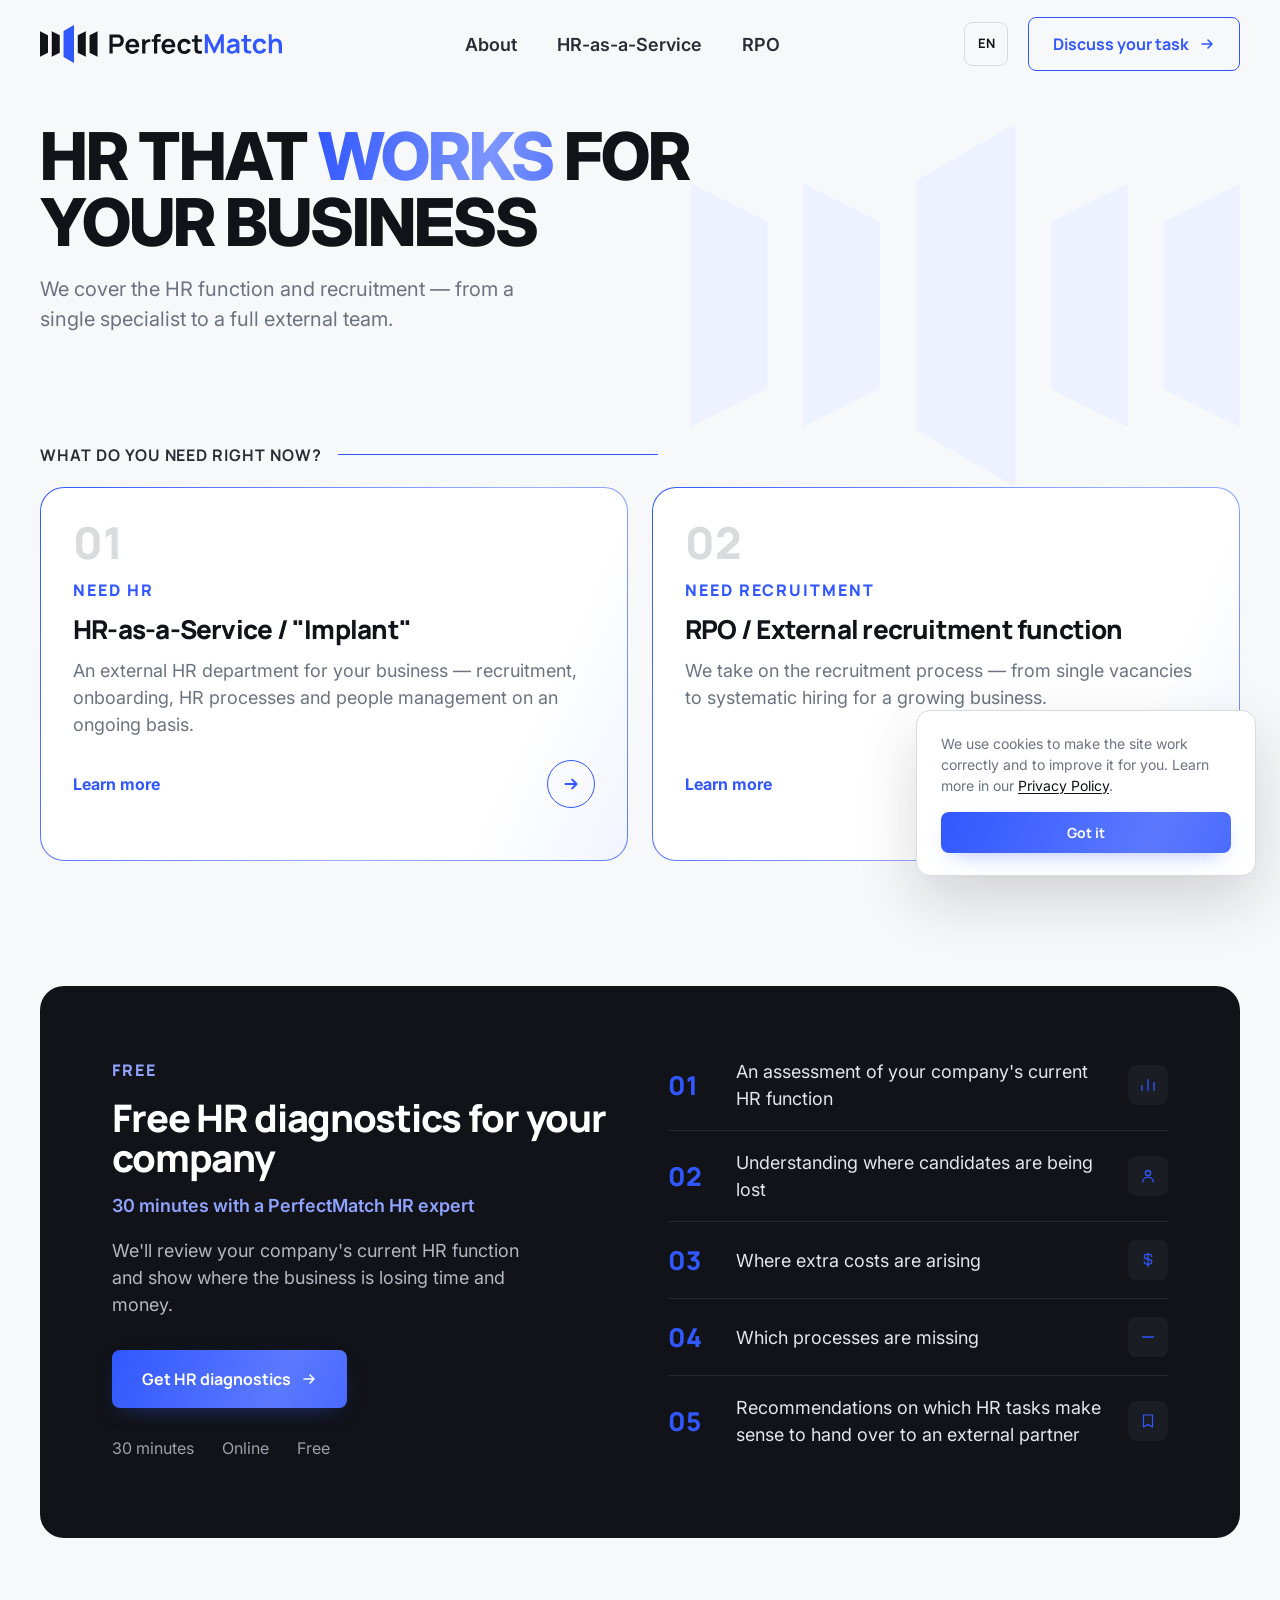
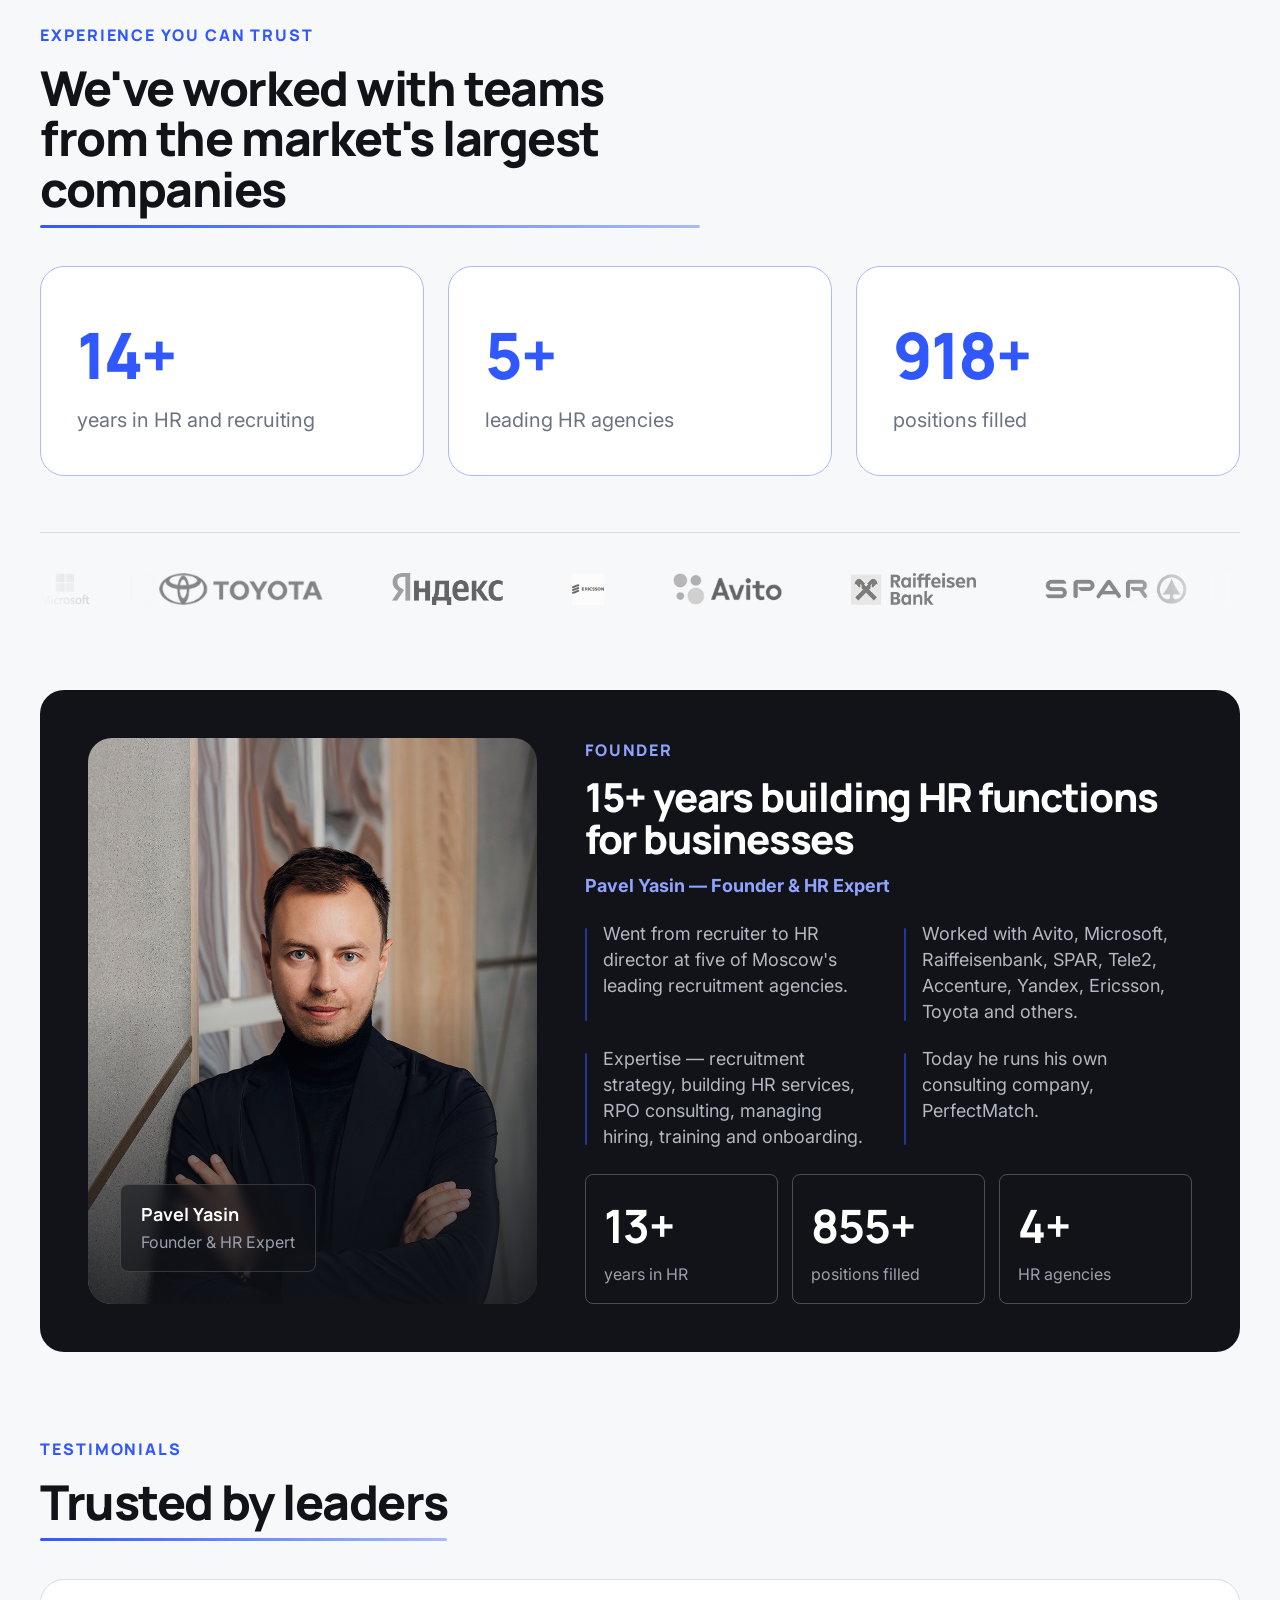
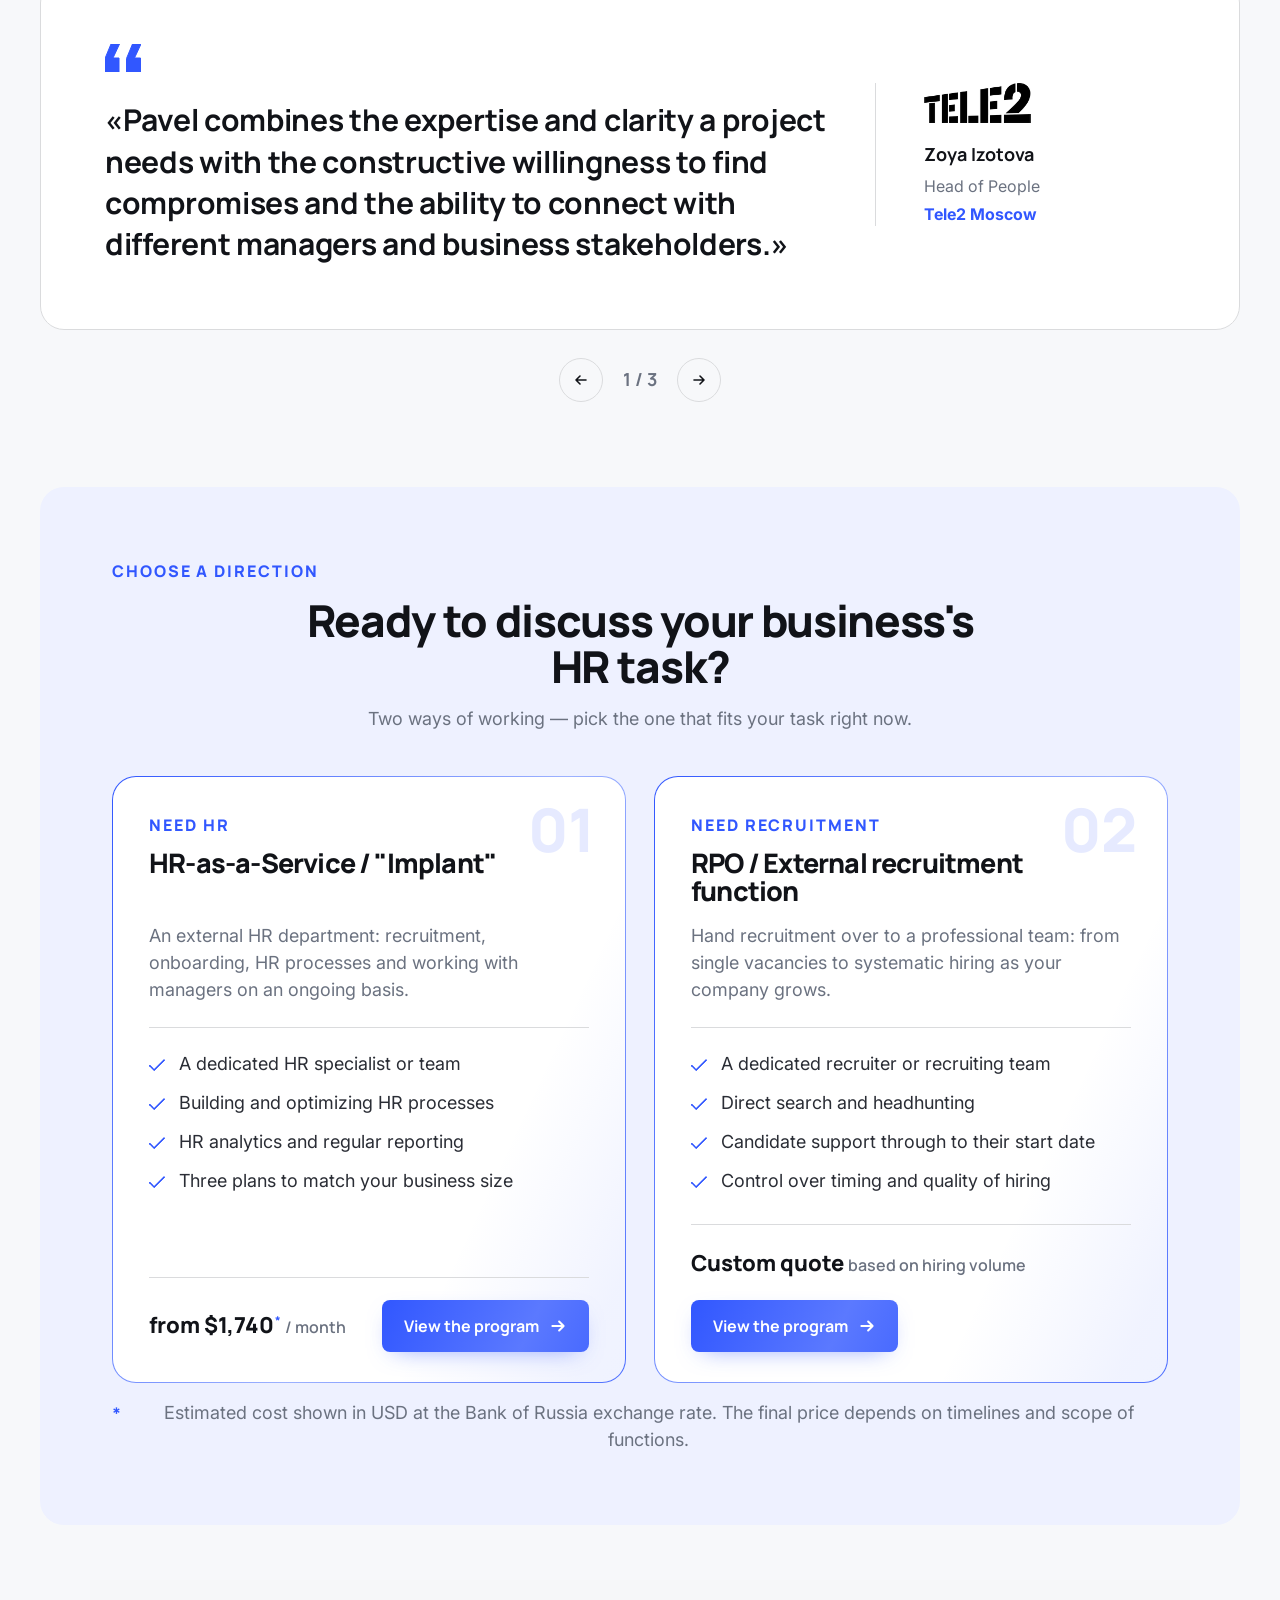
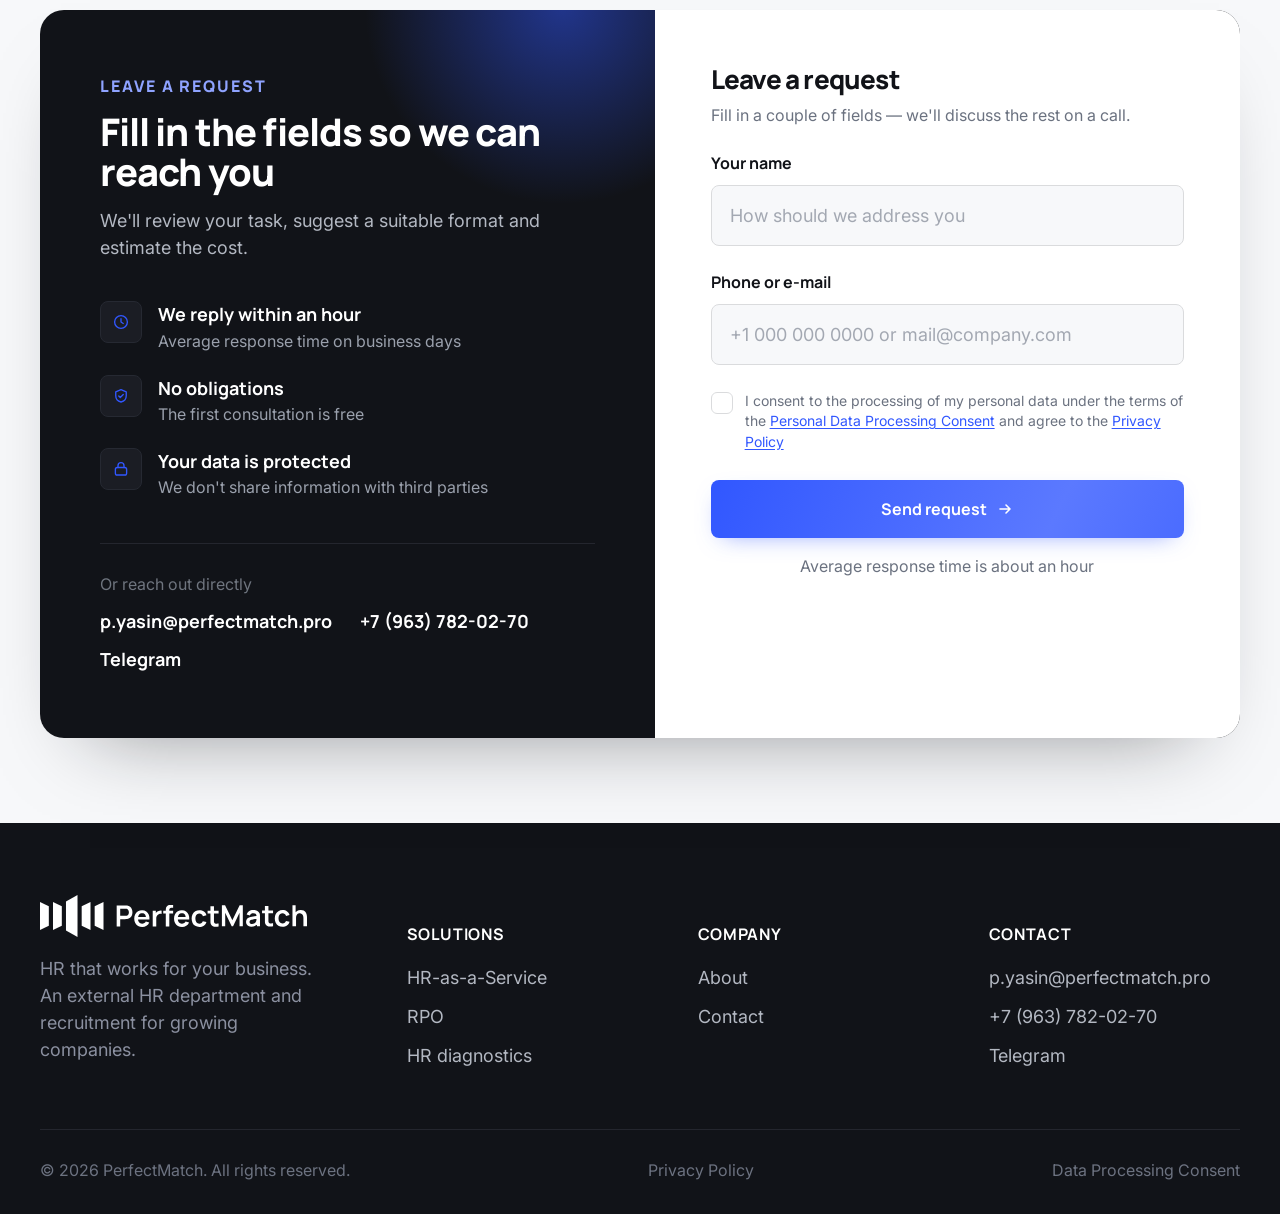
<file: en/index.html>
<!DOCTYPE html>
<html lang="en">
<head>
<meta charset="UTF-8">
<meta name="viewport" content="width=device-width, initial-scale=1.0">
<title>PerfectMatch — HR that works for your business</title>
<meta name="description" content="We cover the HR function and recruitment — from a single specialist to a full external team. HR-as-a-Service and RPO for business.">
<link rel="canonical" href="https://perfectmatch.pro/en/">
<link rel="alternate" hreflang="ru" href="https://perfectmatch.pro/">
<link rel="alternate" hreflang="en" href="https://perfectmatch.pro/en/">
<link rel="alternate" hreflang="x-default" href="https://perfectmatch.pro/">
<meta property="og:type" content="website">
<meta property="og:site_name" content="PerfectMatch">
<meta property="og:title" content="PerfectMatch — HR that works for your business">
<meta property="og:description" content="We cover the HR function and recruitment — from a single specialist to a full external team. HR-as-a-Service and RPO for business.">
<meta property="og:url" content="https://perfectmatch.pro/en/">
<meta property="og:image" content="https://perfectmatch.pro/assets/img/og-cover.png">
<meta property="og:image:width" content="1200">
<meta property="og:image:height" content="630">
<meta property="og:locale" content="en_US">
<meta name="twitter:card" content="summary_large_image">
<meta name="twitter:title" content="PerfectMatch — HR that works for your business">
<meta name="twitter:description" content="We cover the HR function and recruitment — from a single specialist to a full external team. HR-as-a-Service and RPO for business.">
<meta name="twitter:image" content="https://perfectmatch.pro/assets/img/og-cover.png">
<link rel="icon" type="image/png" sizes="32x32" href="/assets/img/favicon-32.png">
<link rel="icon" type="image/png" sizes="16x16" href="/assets/img/favicon-16.png">
<link rel="apple-touch-icon" sizes="180x180" href="/assets/img/apple-touch-icon.png">
<link rel="preconnect" href="https://fonts.googleapis.com">
<link rel="preconnect" href="https://fonts.gstatic.com" crossorigin>
<link href="https://fonts.googleapis.com/css2?family=Inter:wght@400;500;600;700;800;900&family=Manrope:wght@600;700;800&display=swap" rel="stylesheet">
<link rel="stylesheet" href="/assets/css/style.css?v=61">
<script type="application/ld+json">
{
  "@context": "https://schema.org",
  "@type": "Organization",
  "name": "PerfectMatch",
  "url": "https://perfectmatch.pro/en/",
  "logo": "https://perfectmatch.pro/assets/img/logo-color.png",
  "image": "https://perfectmatch.pro/assets/img/og-cover.png",
  "description": "We cover the HR function and recruitment — from a single specialist to a full external team. HR-as-a-Service and RPO for business.",
  "email": "p.yasin@perfectmatch.pro",
  "telephone": "+7-963-782-02-70",
  "sameAs": ["https://t.me/YasinPavel"],
  "founder": {
    "@type": "Person",
    "name": "Pavel Yasin"
  }
}
</script>
</head>
<body data-page="Home">

<div class="preloader" id="preloader" role="status" aria-label="Loading">
  <svg class="preloader-logo" aria-hidden="true" viewBox="0 0 267 42" fill="none" xmlns="http://www.w3.org/2000/svg">
<path class="pl-bar" style="animation-delay:0s" d="M8.82956 11.2808V30.6598L0 35.0637V6.877L8.82956 11.2808Z" fill="#111318"/>
<path class="pl-bar" style="animation-delay:.12s" d="M21.8192 11.2808V30.6598L12.9896 35.0637V6.877L21.8192 11.2808Z" fill="#111318"/>
<path class="pl-bar" style="animation-delay:.24s" d="M25.9793 6.5527V35.3876L37.5256 41.9404V0L25.9793 6.5527Z" fill="#3157FF"/>
<path class="pl-bar" style="animation-delay:.36s" d="M41.6857 11.2808V30.6598L50.5153 35.0637V6.877L41.6857 11.2808Z" fill="#111318"/>
<path class="pl-bar" style="animation-delay:.48s" d="M54.6754 11.2808V30.6598L63.5049 35.0637V6.877L54.6754 11.2808Z" fill="#111318"/>
<path id="Vector" d="M178.605 31.507C177.561 31.7021 176.537 31.785 175.532 31.7558C174.537 31.7363 173.644 31.5558 172.854 31.2143C172.064 30.8631 171.464 30.3119 171.054 29.5606C170.693 28.8777 170.503 28.1801 170.483 27.4679C170.464 26.7557 170.454 25.9508 170.454 25.0532V11.3116H173.966V24.8484C173.966 25.4825 173.971 26.0386 173.981 26.5167C174 26.9947 174.103 27.385 174.288 27.6874C174.639 28.2728 175.2 28.5996 175.971 28.6679C176.742 28.7362 177.62 28.6972 178.605 28.5509V31.507ZM167.585 18.4678V15.7019H178.605V18.4678H167.585Z" fill="#111318"/>
<path id="Vector_2" d="M159.37 31.9461C157.741 31.9461 156.35 31.5851 155.199 30.8632C154.048 30.1315 153.165 29.1363 152.55 27.8778C151.945 26.6192 151.638 25.1948 151.628 23.6045C151.638 21.985 151.955 20.5508 152.579 19.302C153.214 18.0435 154.111 17.0581 155.272 16.3459C156.433 15.6239 157.814 15.2629 159.414 15.2629C161.209 15.2629 162.726 15.7166 163.965 16.6239C165.214 17.5215 166.028 18.7508 166.409 20.3118L162.897 21.263C162.624 20.4142 162.17 19.7557 161.536 19.2874C160.902 18.8093 160.18 18.5703 159.37 18.5703C158.453 18.5703 157.697 18.7898 157.101 19.2289C156.506 19.6581 156.067 20.2533 155.784 21.0143C155.501 21.7752 155.36 22.6387 155.36 23.6045C155.36 25.107 155.697 26.3216 156.37 27.2485C157.043 28.1753 158.043 28.6388 159.37 28.6388C160.306 28.6388 161.043 28.4241 161.58 27.9948C162.126 27.5656 162.536 26.946 162.809 26.1363L166.409 26.9412C165.921 28.5509 165.067 29.79 163.848 30.6583C162.628 31.5168 161.136 31.9461 159.37 31.9461Z" fill="#111318"/>
<path id="Vector_3" d="M142.085 31.9461C140.485 31.9461 139.08 31.5998 137.87 30.9071C136.66 30.2144 135.714 29.2534 135.031 28.0241C134.358 26.7948 134.021 25.3802 134.021 23.7801C134.021 22.0533 134.353 20.5557 135.016 19.2874C135.68 18.0093 136.602 17.0191 137.782 16.3166C138.963 15.6142 140.329 15.2629 141.88 15.2629C143.519 15.2629 144.909 15.6483 146.051 16.4191C147.202 17.18 148.056 18.2581 148.612 19.6533C149.168 21.0484 149.378 22.6923 149.241 24.585H145.743V23.2972C145.734 21.5801 145.431 20.3264 144.836 19.5362C144.241 18.7459 143.304 18.3508 142.026 18.3508C140.582 18.3508 139.509 18.7996 138.807 19.6972C138.104 20.585 137.753 21.8874 137.753 23.6045C137.753 25.2046 138.104 26.4436 138.807 27.3217C139.509 28.1997 140.534 28.6388 141.88 28.6388C142.748 28.6388 143.495 28.4485 144.119 28.068C144.753 27.6778 145.241 27.1168 145.582 26.3851L149.065 27.4387C148.461 28.8631 147.524 29.9705 146.256 30.7607C144.997 31.551 143.607 31.9461 142.085 31.9461ZM136.641 24.585V21.9216H147.514V24.585H136.641Z" fill="#111318"/>
<path id="Vector_4" d="M125.785 31.507V15.4531C125.785 15.0531 125.8 14.6141 125.829 14.1361C125.858 13.6482 125.941 13.1653 126.078 12.6873C126.214 12.2092 126.463 11.775 126.824 11.3848C127.273 10.8872 127.756 10.5458 128.273 10.3604C128.8 10.1653 129.317 10.0579 129.824 10.0384C130.332 10.0092 130.775 9.99453 131.156 9.99453H133.132V12.8629H131.302C130.629 12.8629 130.127 13.0336 129.795 13.3751C129.473 13.7068 129.312 14.1458 129.312 14.6922V31.507H125.785ZM123.239 18.4678V15.7019H133.132V18.4678H123.239Z" fill="#111318"/>
<path id="Vector_5" d="M112.719 31.5069V15.7018H115.836V19.5507L115.456 19.0531C115.651 18.5263 115.909 18.0482 116.231 17.6189C116.563 17.1799 116.958 16.8189 117.417 16.536C117.807 16.2726 118.236 16.0677 118.705 15.9214C119.183 15.7653 119.67 15.6726 120.168 15.6433C120.666 15.6043 121.149 15.6238 121.617 15.7018V18.9946C121.149 18.858 120.607 18.8141 119.992 18.8629C119.388 18.9116 118.841 19.0824 118.353 19.3751C117.866 19.6385 117.466 19.9751 117.153 20.3848C116.851 20.7946 116.627 21.2629 116.48 21.7897C116.334 22.3068 116.261 22.8678 116.261 23.4727V31.5069H112.719Z" fill="#111318"/>
<path id="Vector_6" d="M102.298 31.9461C100.698 31.9461 99.2928 31.5998 98.083 30.9071C96.8732 30.2144 95.9269 29.2534 95.2439 28.0241C94.5708 26.7948 94.2342 25.3802 94.2342 23.7801C94.2342 22.0533 94.5659 20.5557 95.2293 19.2874C95.8927 18.0093 96.8147 17.0191 97.9952 16.3166C99.1757 15.6142 100.542 15.2629 102.093 15.2629C103.732 15.2629 105.122 15.6483 106.264 16.4191C107.415 17.18 108.269 18.2581 108.825 19.6533C109.381 21.0484 109.59 22.6923 109.454 24.585H105.956V23.2972C105.947 21.5801 105.644 20.3264 105.049 19.5362C104.454 18.7459 103.517 18.3508 102.239 18.3508C100.795 18.3508 99.7221 18.7996 99.0196 19.6972C98.3172 20.585 97.9659 21.8874 97.9659 23.6045C97.9659 25.2046 98.3172 26.4436 99.0196 27.3217C99.7221 28.1997 100.746 28.6388 102.093 28.6388C102.961 28.6388 103.707 28.4485 104.332 28.068C104.966 27.6778 105.454 27.1168 105.795 26.3851L109.278 27.4387C108.673 28.8631 107.737 29.9705 106.469 30.7607C105.21 31.551 103.82 31.9461 102.298 31.9461ZM96.8537 24.585V21.9216H107.727V24.585H96.8537Z" fill="#111318"/>
<path id="Vector_7" d="M76.6763 31.5069V10.4335H85.3838C85.5887 10.4335 85.8521 10.4432 86.174 10.4627C86.496 10.4725 86.7936 10.5018 87.0667 10.5505C88.2863 10.7359 89.2912 11.1408 90.0814 11.7652C90.8814 12.3896 91.4717 13.1798 91.8522 14.136C92.2424 15.0823 92.4375 16.136 92.4375 17.297C92.4375 18.4482 92.2424 19.5019 91.8522 20.458C91.4619 21.4044 90.8668 22.1897 90.0668 22.8141C89.2765 23.4385 88.2765 23.8434 87.0667 24.0288C86.7936 24.0678 86.4911 24.0971 86.1594 24.1166C85.8374 24.1361 85.5789 24.1459 85.3838 24.1459H80.2032V31.5069H76.6763ZM80.2032 20.8531H85.2374C85.4326 20.8531 85.6521 20.8434 85.896 20.8239C86.1399 20.8044 86.3643 20.7653 86.5692 20.7068C87.1545 20.5604 87.6131 20.3019 87.9448 19.9312C88.2863 19.5604 88.5253 19.1409 88.6619 18.6726C88.8082 18.2043 88.8814 17.7458 88.8814 17.297C88.8814 16.8482 88.8082 16.3897 88.6619 15.9214C88.5253 15.4433 88.2863 15.0189 87.9448 14.6482C87.6131 14.2774 87.1545 14.0189 86.5692 13.8725C86.3643 13.814 86.1399 13.7799 85.896 13.7701C85.6521 13.7506 85.4326 13.7408 85.2374 13.7408H80.2032V20.8531Z" fill="#111318"/>
<path id="Vector_8" d="M263.429 31.2877V23.6778C263.429 23.1802 263.395 22.629 263.327 22.0241C263.258 21.4192 263.097 20.8387 262.844 20.2826C262.6 19.7168 262.229 19.2533 261.732 18.8924C261.244 18.5314 260.58 18.3509 259.741 18.3509C259.293 18.3509 258.849 18.4241 258.41 18.5704C257.971 18.7168 257.571 18.9704 257.21 19.3314C256.858 19.6826 256.575 20.1704 256.361 20.7948C256.146 21.4095 256.039 22.1997 256.039 23.1656L253.946 22.2729C253.946 20.9265 254.205 19.707 254.722 18.6143C255.249 17.5216 256.019 16.6533 257.034 16.0094C258.049 15.3557 259.297 15.0289 260.78 15.0289C261.951 15.0289 262.917 15.224 263.678 15.6143C264.439 16.0045 265.044 16.5021 265.493 17.107C265.941 17.7119 266.273 18.3558 266.488 19.0387C266.702 19.7216 266.839 20.3704 266.898 20.9851C266.966 21.59 267 22.0827 267 22.4632V31.2877H263.429ZM252.468 31.2877V10.2142H255.614V21.307H256.039V31.2877H252.468Z" fill="#3157FF"/>
<path id="Vector_9" d="M242.526 31.7266C240.896 31.7266 239.506 31.3656 238.355 30.6437C237.204 29.912 236.321 28.9168 235.706 27.6583C235.101 26.3997 234.794 24.9753 234.784 23.385C234.794 21.7655 235.111 20.3313 235.735 19.0825C236.369 17.824 237.267 16.8386 238.428 16.1264C239.589 15.4044 240.97 15.0434 242.57 15.0434C244.365 15.0434 245.882 15.4971 247.121 16.4044C248.37 17.302 249.184 18.5313 249.565 20.0923L246.053 21.0435C245.779 20.1947 245.326 19.5362 244.692 19.0679C244.057 18.5898 243.335 18.3508 242.526 18.3508C241.609 18.3508 240.852 18.5703 240.257 19.0094C239.662 19.4386 239.223 20.0338 238.94 20.7947C238.657 21.5557 238.516 22.4192 238.516 23.385C238.516 24.8875 238.852 26.1021 239.526 27.029C240.199 27.9558 241.199 28.4192 242.526 28.4192C243.462 28.4192 244.199 28.2046 244.735 27.7753C245.282 27.3461 245.692 26.7265 245.965 25.9168L249.565 26.7217C249.077 28.3314 248.223 29.5705 247.004 30.4388C245.784 31.2973 244.292 31.7266 242.526 31.7266Z" fill="#3157FF"/>
<path id="Vector_10" d="M233.064 31.2877C232.02 31.4828 230.995 31.5658 229.991 31.5365C228.995 31.517 228.103 31.3365 227.312 30.995C226.522 30.6438 225.922 30.0926 225.512 29.3413C225.151 28.6584 224.961 27.9608 224.942 27.2486C224.922 26.5364 224.912 25.7315 224.912 24.834V11.0923H228.425V24.6291C228.425 25.2632 228.43 25.8193 228.439 26.2974C228.459 26.7755 228.561 27.1657 228.747 27.4681C229.098 28.0535 229.659 28.3804 230.43 28.4486C231.2 28.5169 232.078 28.4779 233.064 28.3316V31.2877ZM222.044 18.2485V15.4826H233.064V18.2485H222.044Z" fill="#3157FF"/>
<path id="Vector_11" d="M211.356 31.7266C210.215 31.7266 209.249 31.512 208.458 31.0827C207.668 30.6437 207.068 30.0632 206.658 29.3412C206.258 28.6193 206.058 27.8241 206.058 26.9558C206.058 26.1948 206.185 25.5119 206.439 24.907C206.693 24.2924 207.083 23.7655 207.61 23.3265C208.136 22.8777 208.819 22.5118 209.658 22.2289C210.293 22.024 211.034 21.8387 211.883 21.6728C212.741 21.507 213.668 21.3557 214.663 21.2191C215.668 21.0728 216.717 20.9167 217.81 20.7508L216.551 21.4679C216.561 20.3752 216.317 19.5703 215.819 19.0533C215.322 18.5362 214.483 18.2776 213.302 18.2776C212.59 18.2776 211.902 18.4435 211.239 18.7752C210.576 19.1069 210.112 19.6777 209.849 20.4874L206.629 19.4777C207.019 18.141 207.761 17.0679 208.854 16.2581C209.956 15.4483 211.439 15.0434 213.302 15.0434C214.707 15.0434 215.941 15.2727 217.005 15.7313C218.078 16.1898 218.873 16.941 219.39 17.9849C219.673 18.5411 219.844 19.1118 219.902 19.6972C219.961 20.2728 219.99 20.9021 219.99 21.585V31.2876H216.902V27.8631L217.415 28.4192C216.702 29.5607 215.868 30.3998 214.912 30.9364C213.966 31.4632 212.78 31.7266 211.356 31.7266ZM212.058 28.9168C212.858 28.9168 213.541 28.7754 214.107 28.4924C214.673 28.2095 215.122 27.8631 215.454 27.4534C215.795 27.0436 216.024 26.6582 216.141 26.2973C216.327 25.8485 216.429 25.3363 216.449 24.7607C216.478 24.1753 216.493 23.7021 216.493 23.3411L217.576 23.6631C216.512 23.8289 215.6 23.9753 214.839 24.1021C214.078 24.2289 213.424 24.3509 212.878 24.468C212.332 24.5753 211.849 24.6972 211.429 24.8338C211.019 24.9802 210.673 25.1509 210.39 25.346C210.107 25.5412 209.888 25.7655 209.732 26.0192C209.585 26.2729 209.512 26.5704 209.512 26.9119C209.512 27.3022 209.61 27.6485 209.805 27.9509C210 28.2436 210.283 28.4778 210.654 28.6534C211.034 28.829 211.502 28.9168 212.058 28.9168Z" fill="#3157FF"/>
<path id="Vector_12" d="M181.898 31.2877V10.2142H185.074L192.361 25.1413L199.649 10.2142H202.825V31.2877H199.532V17.7802L193.064 31.2877H191.659L185.205 17.7802V31.2877H181.898Z" fill="#3157FF"/>
</svg>
</div>
<div class="modal-overlay" id="requestModal">
  <div class="modal-dialog" role="dialog" aria-modal="true" aria-labelledby="modalFormTitle">
    <button type="button" class="modal-close" aria-label="Close">
      <svg width="16" height="16" viewBox="0 0 16 16" fill="none"><path d="M3 3L13 13M13 3L3 13" stroke="currentColor" stroke-width="1.8" stroke-linecap="round"/></svg>
    </button>

    <form class="request-form modal-form" novalidate data-source="Popup (EN)">
      <div class="rf-head">
        <h3 id="modalFormTitle">Leave a request</h3>
        <p>Fill in a couple of fields — we'll discuss the rest on a call.</p>
      </div>

      <div class="field">
        <label for="modal-rf-name">Your name</label>
        <input type="text" id="modal-rf-name" name="name" placeholder="How should we address you" autocomplete="name" required>
        <span class="field-error">Please tell us how to address you</span>
      </div>

      <div class="field">
        <label for="modal-rf-contact">Phone or e-mail</label>
        <input type="text" id="modal-rf-contact" name="contact" placeholder="+1 000 000 0000 or mail@company.com" autocomplete="tel" required>
        <span class="field-error">Leave a phone number or e-mail so we can reach you</span>
      </div>

      <label class="field-check">
        <input type="checkbox" name="consent" required>
        <span class="box"><svg width="12" height="12" viewBox="0 0 14 14" fill="none"><path d="M2.5 7.5L5.5 10.5L11.5 4" stroke="currentColor" stroke-width="2.2" stroke-linecap="round" stroke-linejoin="round"/></svg></span>
        <span class="check-text">I consent to the processing of my personal data under the terms of the <a href="consent.html" target="_blank" rel="noopener" class="policy-link">Personal Data Processing Consent</a> and agree to the <a href="policy.html" target="_blank" rel="noopener" class="policy-link">Privacy Policy</a></span>
      </label>
      <span class="field-error consent-error">Consent to data processing is required</span>

      <button type="submit" class="btn btn-primary btn-lg rf-submit">
        Send request
        <svg width="16" height="16" viewBox="0 0 16 16" fill="none"><path d="M3 8H13M13 8L9 4M13 8L9 12" stroke="currentColor" stroke-width="1.6" stroke-linecap="round" stroke-linejoin="round"/></svg>
      </button>

      <p class="rf-note">Average response time is about an hour</p>
          <p class="rf-error" hidden>Couldn't send the request. Email us at <a href="mailto:p.yasin@perfectmatch.pro">p.yasin@perfectmatch.pro</a> — we'll reply just as fast.</p>

      <div class="rf-success" hidden>
        <div class="rf-success-icon"><svg width="26" height="26" viewBox="0 0 24 24" fill="none"><path d="M5 12.5l4.5 4.5L19 7.5" stroke="currentColor" stroke-width="2.2" stroke-linecap="round" stroke-linejoin="round"/></svg></div>
        <strong>Request sent</strong>
        <p>We've received your request and passed it to the team — we'll reply within an hour.</p>
      </div>
    </form>
  </div>
</div>

<div class="cookie-notice" id="cookieNotice" role="dialog" aria-live="polite" hidden>
  <p>We use cookies to make the site work correctly and to improve it for you. Learn more in our <a href="policy.html" target="_blank" rel="noopener">Privacy Policy</a>.</p>
  <div class="cookie-notice-actions">
    <button type="button" class="btn btn-primary cookie-accept">Got it</button>
  </div>
</div>

<header class="site-header">
  <div class="container">
    <a href="index.html" class="logo">
      <img src="/assets/img/logo-lockup-dark.svg" alt="PerfectMatch" class="logo-lockup">
      <img src="/assets/img/logo-mark-dark.svg" alt="PerfectMatch" class="logo-mark-only">
    </a>
    <nav class="main-nav">
      <a href="index.html#about">About</a>
      <a href="hr-as-a-service.html">HR-as-a-Service</a>
      <a href="rpo.html">RPO</a>
    </nav>
    <div class="header-cta">
      <a href="/index.html" class="lang-toggle" aria-label="Switch language">EN</a>
      <a href="#contact" class="btn btn-outline" data-modal-trigger>
        <span class="btn-label-full">Discuss your task</span>
        <svg width="16" height="16" viewBox="0 0 16 16" fill="none"><path d="M3 8H13M13 8L9 4M13 8L9 12" stroke="currentColor" stroke-width="1.6" stroke-linecap="round" stroke-linejoin="round"/></svg>
      </a>
      <button class="nav-toggle" aria-label="Open menu"><span></span></button>
    </div>
  </div>
</header>

<div class="mobile-nav">
  <a href="index.html#about">About</a>
  <a href="hr-as-a-service.html">HR-as-a-Service</a>
  <a href="rpo.html">RPO</a>
  <a href="#contact" class="btn btn-primary" data-modal-trigger>
    Discuss your task
    <svg width="16" height="16" viewBox="0 0 16 16" fill="none"><path d="M3 8H13M13 8L9 4M13 8L9 12" stroke="currentColor" stroke-width="1.6" stroke-linecap="round" stroke-linejoin="round"/></svg>
  </a>
</div>

<main>

  <!-- HERO -->
  <section class="hero">
    <svg class="hero-mark-bg" viewBox="0 0 677.279 447.294" preserveAspectRatio="xMaxYMin meet" fill="none" xmlns="http://www.w3.org/2000/svg" aria-hidden="true">
      <path class="wave-bar" style="animation-delay:0s" d="M94.167 120.309V326.984L0 373.952V73.3418L94.167 120.309Z" fill="#EEF1FF"/>
      <path class="wave-bar" style="animation-delay:.12s" d="M232.701 120.309V326.984L138.534 373.952V73.3418L232.701 120.309Z" fill="#EEF1FF"/>
      <path class="wave-bar" style="animation-delay:.24s" d="M400.211 447.294L277.069 377.408V69.8848L400.211 0V447.294Z" fill="#EEF1FF"/>
      <path class="wave-bar" style="animation-delay:.36s" d="M538.745 373.952L444.578 326.984V120.309L538.745 73.3418V373.952Z" fill="#EEF1FF"/>
      <path class="wave-bar" style="animation-delay:.48s" d="M677.279 373.952L583.112 326.984V120.309L677.279 73.3418V373.952Z" fill="#EEF1FF"/>
    </svg>
    <div class="container hero-inner">
      <div class="hero-content">
        <h1>HR that <span class="accent">works</span> for your business</h1>
        <p class="hero-sub">We cover the HR function and recruitment — from a single specialist to a full external team.</p>
      </div>

      <div class="hero-bottom">
        <div class="question-label">What do you need right now?</div>

        <div class="scenario-grid">
          <a href="hr-as-a-service.html" class="scenario-card">
            <div class="scenario-num">01</div>
            <div class="eyebrow">Need HR</div>
            <h3>HR-as-a-Service / "Implant"</h3>
            <p>An external HR department for your business — recruitment, onboarding, HR processes and people management on an ongoing basis.</p>
            <div class="scenario-foot">
              <span class="btn-ghost">Learn more</span>
              <span class="arrow-circle">
                <svg width="18" height="18" viewBox="0 0 16 16" fill="none"><path d="M3 8H13M13 8L9 4M13 8L9 12" stroke-width="1.6" stroke-linecap="round" stroke-linejoin="round"/></svg>
              </span>
            </div>
          </a>

          <a href="rpo.html" class="scenario-card">
            <div class="scenario-num">02</div>
            <div class="eyebrow">Need recruitment</div>
            <h3>RPO / External recruitment function</h3>
            <p>We take on the recruitment process — from single vacancies to systematic hiring for a growing business.</p>
            <div class="scenario-foot">
              <span class="btn-ghost">Learn more</span>
              <span class="arrow-circle">
                <svg width="18" height="18" viewBox="0 0 16 16" fill="none"><path d="M3 8H13M13 8L9 4M13 8L9 12" stroke-width="1.6" stroke-linecap="round" stroke-linejoin="round"/></svg>
              </span>
            </div>
          </a>
        </div>
      </div>
    </div>
  </section>

  <!-- DIAGNOSTIC CTA (lead magnet) -->
  <section id="diagnostic">
    <div class="container">
    <div class="diagnostic reveal">
      <div class="diagnostic-copy">
        <div class="eyebrow on-dark">Free</div>
        <h2>Free HR diagnostics for your company</h2>
        <p class="lead">30 minutes with a PerfectMatch HR expert</p>
        <p class="desc">We'll review your company's current HR function and show where the business is losing time and money.</p>
        <a href="#contact" class="btn btn-primary btn-lg" data-modal-trigger>
          Get HR diagnostics
          <svg width="16" height="16" viewBox="0 0 16 16" fill="none"><path d="M3 8H13M13 8L9 4M13 8L9 12" stroke="currentColor" stroke-width="1.6" stroke-linecap="round" stroke-linejoin="round"/></svg>
        </a>
        <div class="diagnostic-meta">
          <span>30 minutes</span>
          <span>Online</span>
          <span>Free</span>
        </div>
      </div>
      <div class="diagnostic-list">
        <div class="diag-row">
          <div class="num">01</div>
          <p>An assessment of your company's current HR function</p>
          <div class="icon"><svg width="18" height="18" viewBox="0 0 24 24" fill="none"><path d="M4 19V13M12 19V5M20 19V9" stroke-width="1.8" stroke-linecap="round"/></svg></div>
        </div>
        <div class="diag-row">
          <div class="num">02</div>
          <p>Understanding where candidates are being lost</p>
          <div class="icon"><svg width="18" height="18" viewBox="0 0 24 24" fill="none"><circle cx="12" cy="8" r="3.4" stroke-width="1.8"/><path d="M5 20c0-3.9 3.1-6.5 7-6.5s7 2.6 7 6.5" stroke-width="1.8" stroke-linecap="round"/></svg></div>
        </div>
        <div class="diag-row">
          <div class="num">03</div>
          <p>Where extra costs are arising</p>
          <div class="icon"><svg width="18" height="18" viewBox="0 0 24 24" fill="none"><path d="M12 3v18M17 7.5c0-1.9-2.2-3.4-5-3.4s-5 1.5-5 3.4c0 1.9 2.2 2.9 5 3.4 2.8.5 5 1.5 5 3.4 0 1.9-2.2 3.4-5 3.4s-5-1.5-5-3.4" stroke-width="1.6" stroke-linecap="round"/></svg></div>
        </div>
        <div class="diag-row">
          <div class="num">04</div>
          <p>Which processes are missing</p>
          <div class="icon"><svg width="18" height="18" viewBox="0 0 24 24" fill="none"><path d="M5 12H19" stroke-width="1.8" stroke-linecap="round"/></svg></div>
        </div>
        <div class="diag-row">
          <div class="num">05</div>
          <p>Recommendations on which HR tasks make sense to hand over to an external partner</p>
          <div class="icon"><svg width="18" height="18" viewBox="0 0 24 24" fill="none"><path d="M6 4h12v16l-6-3.5L6 20V4z" stroke-width="1.6" stroke-linejoin="round"/></svg></div>
        </div>
      </div>
    </div>
    </div>
  </section>

  <!-- STATS -->
  <section class="stats">
    <div class="container">
      <div class="section-head reveal">
        <div class="eyebrow">Experience you can trust</div>
        <h2>We've worked with teams from the market's largest companies</h2>
      </div>
      <div class="stats-grid reveal">
        <div class="stat-tile">
          <div class="stat-num"><span data-count="15" data-suffix="+">0</span></div>
          <div class="stat-label">years in HR and recruiting</div>
        </div>
        <div class="stat-tile">
          <div class="stat-num"><span data-count="5" data-suffix="+">0</span></div>
          <div class="stat-label">leading HR agencies</div>
        </div>
        <div class="stat-tile">
          <div class="stat-num"><span data-count="1000" data-suffix="+">0</span></div>
          <div class="stat-label">positions filled</div>
        </div>
      </div>
      <div class="logos-ticker reveal">
        <div class="logos-ticker-track">
          <div class="logos-ticker-set">
            <img src="/assets/img/logos/microsoft.png" alt="Microsoft">
            <img src="/assets/img/logos/toyota.png" alt="Toyota">
            <img src="/assets/img/logos/yandex.png" alt="Yandex">
            <img src="/assets/img/logos/ericsson.png" alt="Ericsson">
            <img src="/assets/img/logos/avito.png" alt="Avito">
            <img src="/assets/img/logos/raiffeisenbank.png" alt="Raiffeisenbank">
            <img src="/assets/img/logos/spar.png" alt="SPAR">
            <img src="/assets/img/logos/salampay.png" alt="Salampay">
            <img src="/assets/img/logos/tele2.png" alt="Tele2">
            <img src="/assets/img/logos/accenture.png" alt="Accenture">
          </div>
          <div class="logos-ticker-set" aria-hidden="true">
            <img src="/assets/img/logos/microsoft.png" alt="Microsoft">
            <img src="/assets/img/logos/toyota.png" alt="Toyota">
            <img src="/assets/img/logos/yandex.png" alt="Yandex">
            <img src="/assets/img/logos/ericsson.png" alt="Ericsson">
            <img src="/assets/img/logos/avito.png" alt="Avito">
            <img src="/assets/img/logos/raiffeisenbank.png" alt="Raiffeisenbank">
            <img src="/assets/img/logos/spar.png" alt="SPAR">
            <img src="/assets/img/logos/salampay.png" alt="Salampay">
            <img src="/assets/img/logos/tele2.png" alt="Tele2">
            <img src="/assets/img/logos/accenture.png" alt="Accenture">
          </div>
        </div>
      </div>
    </div>
  </section>

  <!-- FOUNDER -->
  <section class="founder" id="about">
    <div class="container">
      <div class="founder-panel reveal">
        <div class="founder-grid">
          <div class="founder-portrait">
            <img src="/assets/img/founder-pavel-yasin.jpg" alt="Pavel Yasin — Founder &amp; HR Expert">
            <div class="tag">
              <strong>Pavel Yasin</strong>
              <span>Founder &amp; HR Expert</span>
            </div>
          </div>
          <div class="founder-copy">
            <div class="eyebrow on-dark">Founder</div>
            <h2>15+ years building HR functions for businesses</h2>
            <p class="role">Pavel Yasin — Founder &amp; HR Expert</p>
            <div class="founder-bio">
              <p>Went from recruiter to HR director at five of Moscow's leading recruitment agencies.</p>
              <p>Worked with Avito, Microsoft, Raiffeisenbank, SPAR, Tele2, Accenture, Yandex, Ericsson, Toyota and others.</p>
              <p>Expertise — recruitment strategy, building HR services, RPO consulting, managing hiring, training and onboarding.</p>
              <p>Today he runs his own consulting company, PerfectMatch.</p>
            </div>
            <div class="founder-facts">
              <div class="fact-tile">
                <strong><span data-count="15" data-suffix="+">0</span></strong>
                <span>years in HR</span>
              </div>
              <div class="fact-tile">
                <strong><span data-count="1000" data-suffix="+">0</span></strong>
                <span>positions filled</span>
              </div>
              <div class="fact-tile">
                <strong><span data-count="5" data-suffix="+">0</span></strong>
                <span>HR agencies</span>
              </div>
            </div>
          </div>
        </div>
      </div>
    </div>
  </section>

  <!-- TESTIMONIALS -->
  <section class="testimonials">
    <div class="container">
      <div class="section-head reveal">
        <div class="eyebrow">Testimonials</div>
        <h2>Trusted by leaders</h2>
      </div>
      <div class="reveal" data-testimonials='[
          {"quote":"Pavel combines the expertise and clarity a project needs with the constructive willingness to find compromises and the ability to connect with different managers and business stakeholders.","name":"Zoya Izotova","role":"Head of People","company":"Tele2 Moscow","logo":"/assets/img/logos/tele2.png"},
          {"quote":"I can describe Pavel&#39;s work as an HR business partner as highly results-driven and client-oriented, with a strong degree of professionalism and empathy toward employees and reports.","name":"Alexander Votchenikov","role":"HR Director","company":"DA-TIM","logo":"/assets/img/logos/da-tim.svg"},
          {"quote":"Working with PerfectMatch changed how I think about HR services. We have been partners for over two years, and I can confidently recommend them as one of the most professional and trustworthy teams we work with.","name":"Natalia Vorontsova","role":"Director of Logistics","company":"SPAR","logo":"/assets/img/logos/spar.png"}
        ]'>
        <div class="testi-card">
          <div class="testi-quote">
            <svg width="36" height="28" viewBox="0 0 36 28" fill="none"><path d="M14.5 0L8 14H14V28H0V14.5L6 0H14.5ZM36 0L29.5 14H35.5V28H21.5V14.5L27.5 0H36Z" fill="#3157FF"/></svg>
            <p>"Pavel combines the expertise and clarity a project needs with the constructive willingness to find compromises and the ability to connect with different managers and business stakeholders."</p>
          </div>
          <div class="testi-person">
            <img class="testi-logo" src="/assets/img/logos/tele2.png" alt="Tele2">
            <strong>Zoya Izotova</strong>
            <span>Head of People</span>
            <span class="company">Tele2 Moscow</span>
          </div>
        </div>
        <div class="testi-nav">
          <button class="testi-prev" aria-label="Previous testimonial">
            <svg width="16" height="16" viewBox="0 0 16 16" fill="none"><path d="M13 8H3M3 8L7 4M3 8L7 12" stroke-width="1.6" stroke-linecap="round" stroke-linejoin="round"/></svg>
          </button>
          <span class="testi-counter">1 / 3</span>
          <button class="testi-next" aria-label="Next testimonial">
            <svg width="16" height="16" viewBox="0 0 16 16" fill="none"><path d="M3 8H13M13 8L9 4M13 8L9 12" stroke-width="1.6" stroke-linecap="round" stroke-linejoin="round"/></svg>
          </button>
        </div>
      </div>
    </div>
  </section>

  <!-- FINAL CTA -->
  <section class="final-cta" id="directions">
    <div class="container">
      <div class="final-cta-inner">
        <div class="final-cta-head reveal">
          <div class="eyebrow">Choose a direction</div>
          <h2>Ready to discuss your business's HR task?</h2>
          <p>Two ways of working — pick the one that fits your task right now.</p>
        </div>

        <div class="program-grid">

          <a href="hr-as-a-service.html" class="program-card reveal">
            <div class="program-num">01</div>
            <div class="program-top">
              <div class="eyebrow">Need HR</div>
              <h3>HR-as-a-Service / "Implant"</h3>
              <p class="program-desc">An external HR department: recruitment, onboarding, HR processes and working with managers on an ongoing basis.</p>
            </div>
            <ul class="program-list">
              <li>A dedicated HR specialist or team</li>
              <li>Building and optimizing HR processes</li>
              <li>HR analytics and regular reporting</li>
              <li>Three plans to match your business size</li>
            </ul>
            <div class="program-foot">
              <div class="program-price">from $1,740<sup class="price-star">*</sup> <span>/ month</span></div>
              <span class="program-go">
                View the program
                <svg width="18" height="18" viewBox="0 0 16 16" fill="none"><path d="M3 8H13M13 8L9 4M13 8L9 12" stroke="currentColor" stroke-width="1.8" stroke-linecap="round" stroke-linejoin="round"/></svg>
              </span>
            </div>
          </a>

          <a href="rpo.html" class="program-card reveal reveal-delay-1">
            <div class="program-num">02</div>
            <div class="program-top">
              <div class="eyebrow">Need recruitment</div>
              <h3>RPO / External recruitment function</h3>
              <p class="program-desc">Hand recruitment over to a professional team: from single vacancies to systematic hiring as your company grows.</p>
            </div>
            <ul class="program-list">
              <li>A dedicated recruiter or recruiting team</li>
              <li>Direct search and headhunting</li>
              <li>Candidate support through to their start date</li>
              <li>Control over timing and quality of hiring</li>
            </ul>
            <div class="program-foot">
              <div class="program-price">Custom quote <span>based on hiring volume</span></div>
              <span class="program-go">
                View the program
                <svg width="18" height="18" viewBox="0 0 16 16" fill="none"><path d="M3 8H13M13 8L9 4M13 8L9 12" stroke="currentColor" stroke-width="1.8" stroke-linecap="round" stroke-linejoin="round"/></svg>
              </span>
            </div>
          </a>

        </div>

        <p class="pricing-note reveal">
          <span class="price-star">*</span>
          Estimated cost shown in USD at the Bank of Russia exchange rate. The final price depends on timelines and scope of functions.
        </p>

      </div>
    </div>
  </section>

  <!-- REQUEST FORM -->
  <section class="request" id="contact">
    <div class="container">
      <div class="request-inner reveal">

        <div class="request-aside">
          <div class="eyebrow on-dark">Leave a request</div>
          <h2>Fill in the fields so we can reach you</h2>
          <p class="request-lead">We'll review your task, suggest a suitable format and estimate the cost.</p>

          <ul class="request-points">
            <li>
              <span class="rp-icon"><svg width="18" height="18" viewBox="0 0 24 24" fill="none"><circle cx="12" cy="12" r="8.5" stroke-width="1.8"/><path d="M12 7.5V12l3 2" stroke-width="1.8" stroke-linecap="round" stroke-linejoin="round"/></svg></span>
              <span><strong>We reply within an hour</strong>Average response time on business days</span>
            </li>
            <li>
              <span class="rp-icon"><svg width="18" height="18" viewBox="0 0 24 24" fill="none"><path d="M12 3.5l7 3v5.2c0 4-2.9 7.4-7 8.3-4.1-.9-7-4.3-7-8.3V6.5l7-3z" stroke-width="1.8" stroke-linejoin="round"/><path d="M9 12l2 2 4-4" stroke-width="1.8" stroke-linecap="round" stroke-linejoin="round"/></svg></span>
              <span><strong>No obligations</strong>The first consultation is free</span>
            </li>
            <li>
              <span class="rp-icon"><svg width="18" height="18" viewBox="0 0 24 24" fill="none"><rect x="4.5" y="10" width="15" height="10" rx="2.5" stroke-width="1.8"/><path d="M8 10V7.5a4 4 0 018 0V10" stroke-width="1.8" stroke-linecap="round"/></svg></span>
              <span><strong>Your data is protected</strong>We don't share information with third parties</span>
            </li>
          </ul>

          <div class="request-direct">
            <span class="rd-label">Or reach out directly</span>
            <div class="rd-links">
              <a href="mailto:p.yasin@perfectmatch.pro">p.yasin@perfectmatch.pro</a>
              <a href="tel:+79637820270">+7 (963) 782-02-70</a>
              <a href="https://t.me/YasinPavel" target="_blank" rel="noopener">Telegram</a>
            </div>
          </div>
        </div>

        <form class="request-form" novalidate data-source="Homepage form (EN)">
          <div class="rf-head">
            <h3>Leave a request</h3>
            <p>Fill in a couple of fields — we'll discuss the rest on a call.</p>
          </div>

          <div class="field">
            <label for="rf-name">Your name</label>
            <input type="text" id="rf-name" name="name" placeholder="How should we address you" autocomplete="name" required>
            <span class="field-error">Please tell us how to address you</span>
          </div>

          <div class="field">
            <label for="rf-contact">Phone or e-mail</label>
            <input type="text" id="rf-contact" name="contact" placeholder="+1 000 000 0000 or mail@company.com" autocomplete="tel" required>
            <span class="field-error">Leave a phone number or e-mail so we can reach you</span>
          </div>

          <label class="field-check">
            <input type="checkbox" name="consent" required>
            <span class="box"><svg width="12" height="12" viewBox="0 0 14 14" fill="none"><path d="M2.5 7.5L5.5 10.5L11.5 4" stroke="currentColor" stroke-width="2.2" stroke-linecap="round" stroke-linejoin="round"/></svg></span>
            <span class="check-text">I consent to the processing of my personal data under the terms of the <a href="consent.html" target="_blank" rel="noopener" class="policy-link">Personal Data Processing Consent</a> and agree to the <a href="policy.html" target="_blank" rel="noopener" class="policy-link">Privacy Policy</a></span>
          </label>
          <span class="field-error consent-error">Consent to data processing is required</span>

          <button type="submit" class="btn btn-primary btn-lg rf-submit">
            Send request
            <svg width="16" height="16" viewBox="0 0 16 16" fill="none"><path d="M3 8H13M13 8L9 4M13 8L9 12" stroke="currentColor" stroke-width="1.6" stroke-linecap="round" stroke-linejoin="round"/></svg>
          </button>

          <p class="rf-note">Average response time is about an hour</p>
          <p class="rf-error" hidden>Couldn't send the request. Email us at <a href="mailto:p.yasin@perfectmatch.pro">p.yasin@perfectmatch.pro</a> — we'll reply just as fast.</p>

          <div class="rf-success" hidden>
            <div class="rf-success-icon"><svg width="26" height="26" viewBox="0 0 24 24" fill="none"><path d="M5 12.5l4.5 4.5L19 7.5" stroke="currentColor" stroke-width="2.2" stroke-linecap="round" stroke-linejoin="round"/></svg></div>
            <strong>Request sent</strong>
            <p>We've received your request and passed it to the team — we'll reply within an hour.</p>
          </div>
        </form>

      </div>
    </div>
  </section>

</main>

<footer class="site-footer">
  <div class="container">
    <div class="footer-grid">
      <div class="footer-brand">
        <a href="index.html" class="logo">
          <img src="/assets/img/logo-lockup-white.svg" alt="PerfectMatch" class="logo-lockup">
        </a>
        <p>HR that works for your business. An external HR department and recruitment for growing companies.</p>
      </div>
      <div class="footer-col">
        <h5>Solutions</h5>
        <a href="hr-as-a-service.html">HR-as-a-Service</a>
        <a href="rpo.html">RPO</a>
        <a href="index.html#diagnostic">HR diagnostics</a>
      </div>
      <div class="footer-col">
        <h5>Company</h5>
        <a href="index.html#about">About</a>
        <a href="index.html#contact">Contact</a>
      </div>
      <div class="footer-col">
        <h5>Contact</h5>
        <a href="mailto:p.yasin@perfectmatch.pro">p.yasin@perfectmatch.pro</a>
        <a href="tel:+79637820270">+7 (963) 782-02-70</a>
        <a href="https://t.me/YasinPavel" target="_blank" rel="noopener">Telegram</a>
      </div>
    </div>
    <div class="footer-bottom">
      <span>© 2026 PerfectMatch. All rights reserved.</span>
      <a href="policy.html">Privacy Policy</a>
      <a href="consent.html">Data Processing Consent</a>
    </div>
  </div>
</footer>

<script src="/assets/js/main.js?v=20"></script>
</body>
</html>
</file>
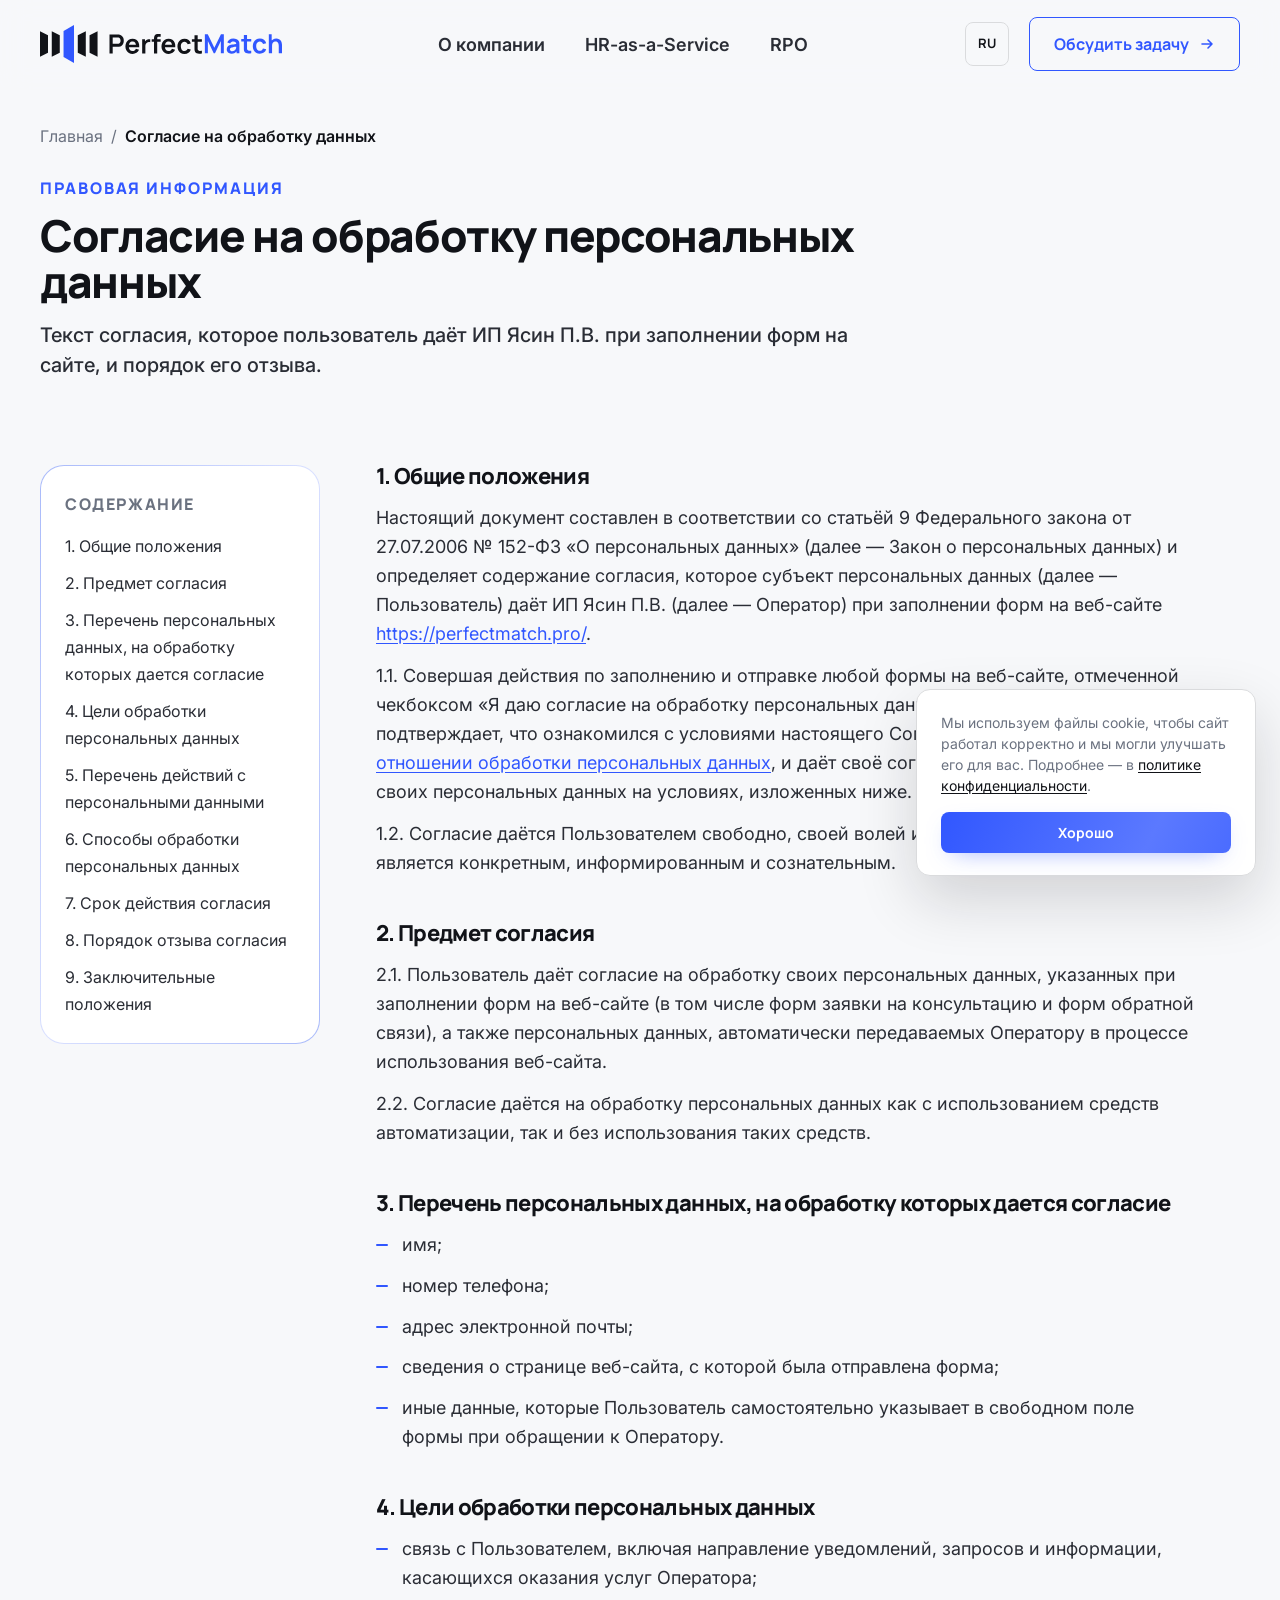
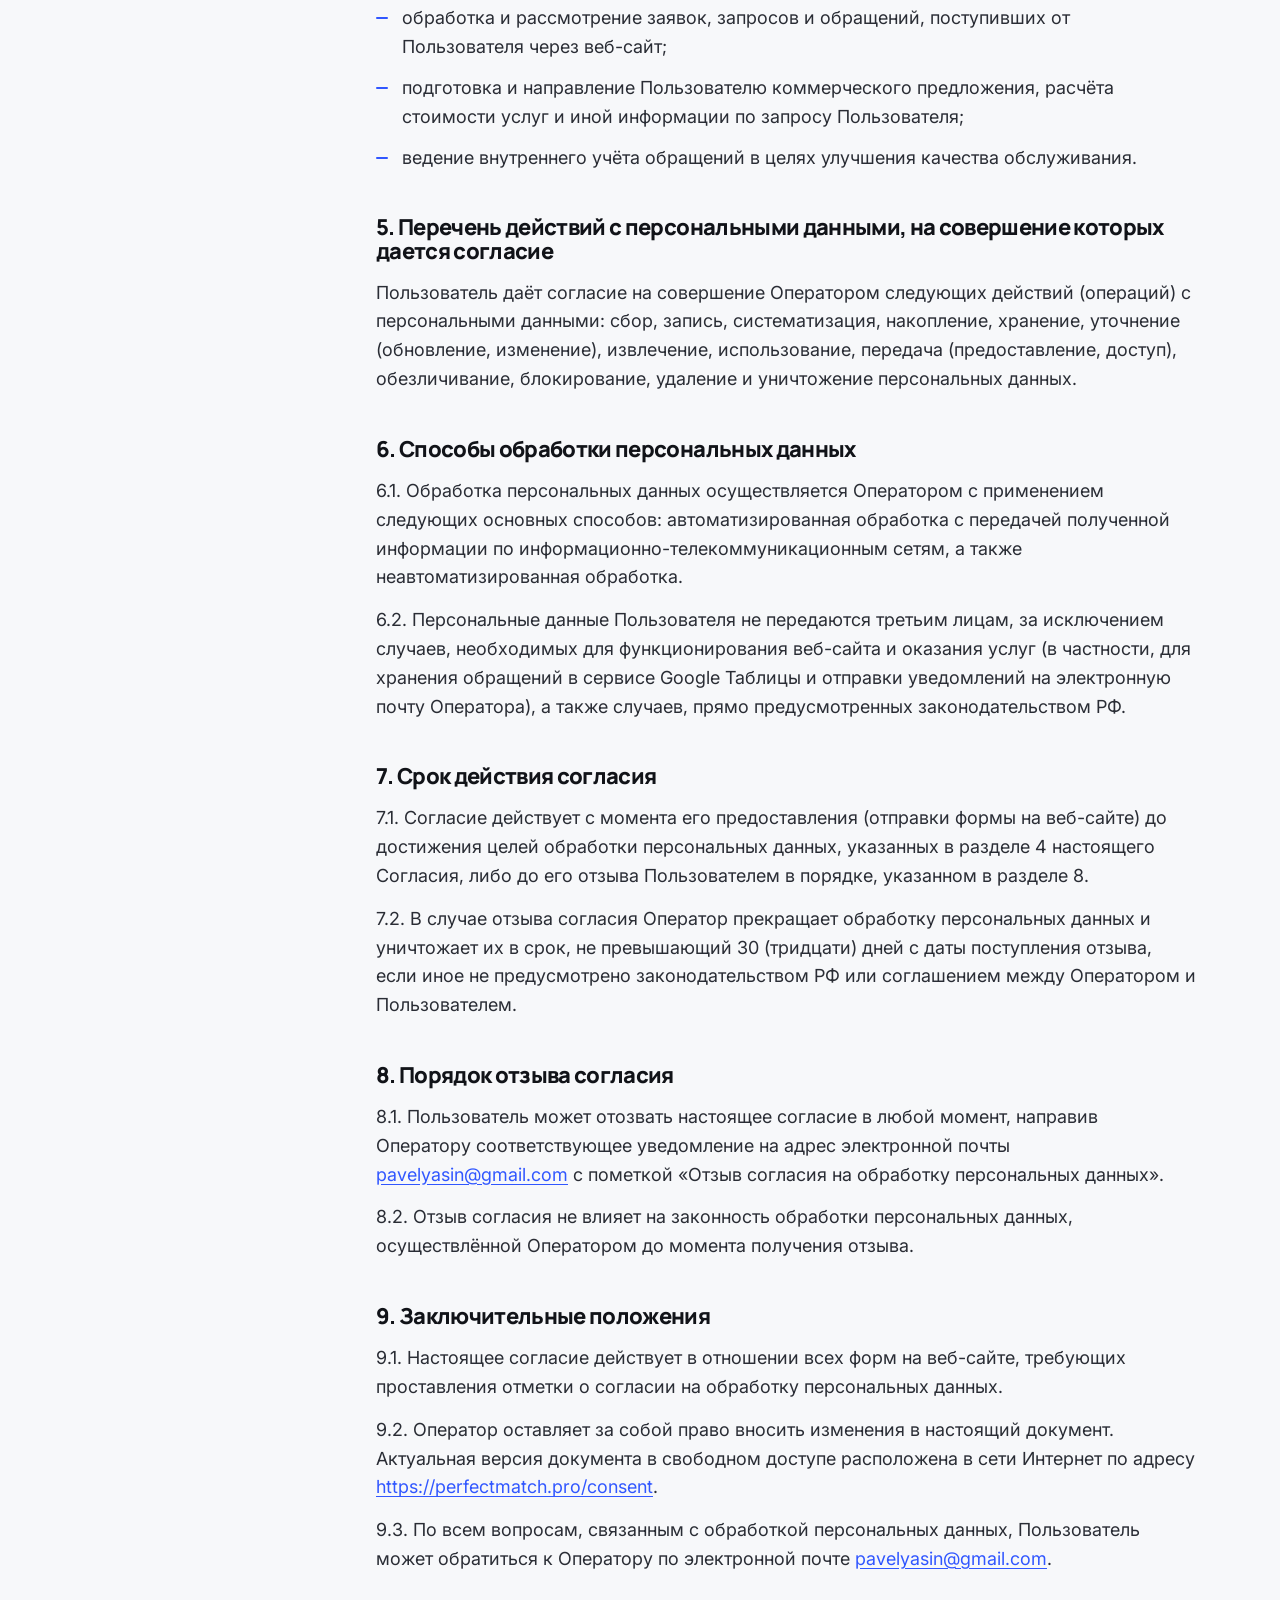
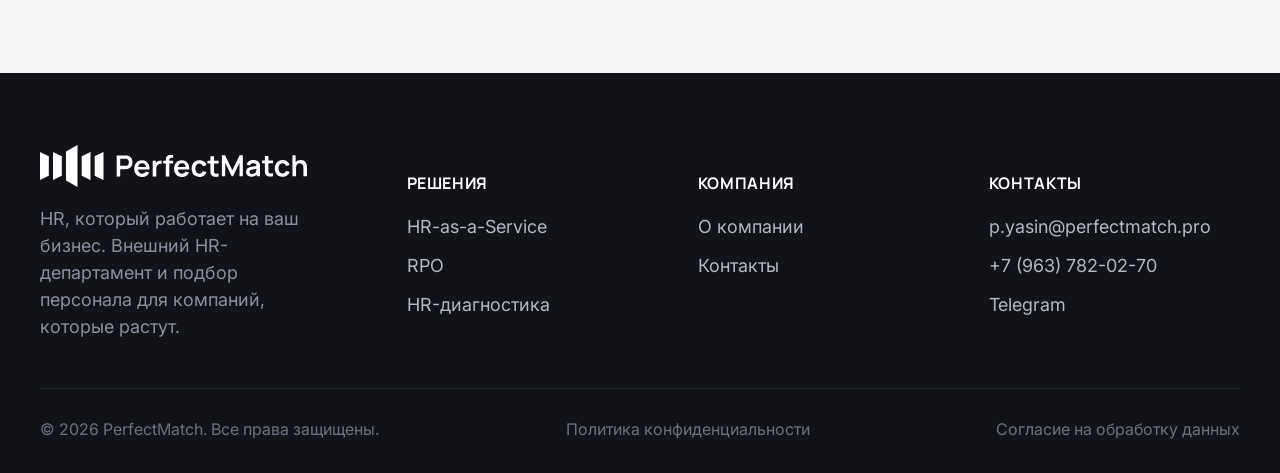
<file: consent.html>
<!DOCTYPE html>
<html lang="ru">
<head>
<meta charset="UTF-8">
<meta name="viewport" content="width=device-width, initial-scale=1.0">
<title>Согласие на обработку персональных данных | PerfectMatch</title>
<meta name="description" content="Согласие на обработку персональных данных PerfectMatch — текст согласия, которое даёт пользователь при заполнении форм на сайте, и порядок его отзыва.">
<link rel="canonical" href="https://perfectmatch.pro/consent.html">
<link rel="alternate" hreflang="ru" href="https://perfectmatch.pro/consent.html">
<link rel="alternate" hreflang="en" href="https://perfectmatch.pro/en/consent.html">
<link rel="alternate" hreflang="x-default" href="https://perfectmatch.pro/consent.html">
<meta property="og:type" content="website">
<meta property="og:site_name" content="PerfectMatch">
<meta property="og:title" content="Согласие на обработку персональных данных | PerfectMatch">
<meta property="og:description" content="Согласие на обработку персональных данных PerfectMatch — текст согласия, которое даёт пользователь при заполнении форм на сайте, и порядок его отзыва.">
<meta property="og:url" content="https://perfectmatch.pro/consent.html">
<meta property="og:image" content="https://perfectmatch.pro/assets/img/og-cover.png">
<meta property="og:image:width" content="1200">
<meta property="og:image:height" content="630">
<meta property="og:locale" content="ru_RU">
<meta name="twitter:card" content="summary_large_image">
<meta name="twitter:title" content="Согласие на обработку персональных данных | PerfectMatch">
<meta name="twitter:description" content="Согласие на обработку персональных данных PerfectMatch — текст согласия, которое даёт пользователь при заполнении форм на сайте, и порядок его отзыва.">
<meta name="twitter:image" content="https://perfectmatch.pro/assets/img/og-cover.png">
<meta name="robots" content="noindex">
<link rel="icon" type="image/png" sizes="32x32" href="assets/img/favicon-32.png">
<link rel="icon" type="image/png" sizes="16x16" href="assets/img/favicon-16.png">
<link rel="apple-touch-icon" sizes="180x180" href="assets/img/apple-touch-icon.png">
<link rel="preconnect" href="https://fonts.googleapis.com">
<link rel="preconnect" href="https://fonts.gstatic.com" crossorigin>
<link href="https://fonts.googleapis.com/css2?family=Inter:wght@400;500;600;700;800;900&family=Manrope:wght@600;700;800&display=swap" rel="stylesheet">
<link rel="stylesheet" href="assets/css/style.css?v=61">
</head>
<body>

<div class="preloader" id="preloader" role="status" aria-label="Загрузка">
  <svg class="preloader-logo" aria-hidden="true" viewBox="0 0 267 42" fill="none" xmlns="http://www.w3.org/2000/svg">
<path class="pl-bar" style="animation-delay:0s" d="M8.82956 11.2808V30.6598L0 35.0637V6.877L8.82956 11.2808Z" fill="#111318"/>
<path class="pl-bar" style="animation-delay:.12s" d="M21.8192 11.2808V30.6598L12.9896 35.0637V6.877L21.8192 11.2808Z" fill="#111318"/>
<path class="pl-bar" style="animation-delay:.24s" d="M25.9793 6.5527V35.3876L37.5256 41.9404V0L25.9793 6.5527Z" fill="#3157FF"/>
<path class="pl-bar" style="animation-delay:.36s" d="M41.6857 11.2808V30.6598L50.5153 35.0637V6.877L41.6857 11.2808Z" fill="#111318"/>
<path class="pl-bar" style="animation-delay:.48s" d="M54.6754 11.2808V30.6598L63.5049 35.0637V6.877L54.6754 11.2808Z" fill="#111318"/>
<path id="Vector" d="M178.605 31.507C177.561 31.7021 176.537 31.785 175.532 31.7558C174.537 31.7363 173.644 31.5558 172.854 31.2143C172.064 30.8631 171.464 30.3119 171.054 29.5606C170.693 28.8777 170.503 28.1801 170.483 27.4679C170.464 26.7557 170.454 25.9508 170.454 25.0532V11.3116H173.966V24.8484C173.966 25.4825 173.971 26.0386 173.981 26.5167C174 26.9947 174.103 27.385 174.288 27.6874C174.639 28.2728 175.2 28.5996 175.971 28.6679C176.742 28.7362 177.62 28.6972 178.605 28.5509V31.507ZM167.585 18.4678V15.7019H178.605V18.4678H167.585Z" fill="#111318"/>
<path id="Vector_2" d="M159.37 31.9461C157.741 31.9461 156.35 31.5851 155.199 30.8632C154.048 30.1315 153.165 29.1363 152.55 27.8778C151.945 26.6192 151.638 25.1948 151.628 23.6045C151.638 21.985 151.955 20.5508 152.579 19.302C153.214 18.0435 154.111 17.0581 155.272 16.3459C156.433 15.6239 157.814 15.2629 159.414 15.2629C161.209 15.2629 162.726 15.7166 163.965 16.6239C165.214 17.5215 166.028 18.7508 166.409 20.3118L162.897 21.263C162.624 20.4142 162.17 19.7557 161.536 19.2874C160.902 18.8093 160.18 18.5703 159.37 18.5703C158.453 18.5703 157.697 18.7898 157.101 19.2289C156.506 19.6581 156.067 20.2533 155.784 21.0143C155.501 21.7752 155.36 22.6387 155.36 23.6045C155.36 25.107 155.697 26.3216 156.37 27.2485C157.043 28.1753 158.043 28.6388 159.37 28.6388C160.306 28.6388 161.043 28.4241 161.58 27.9948C162.126 27.5656 162.536 26.946 162.809 26.1363L166.409 26.9412C165.921 28.5509 165.067 29.79 163.848 30.6583C162.628 31.5168 161.136 31.9461 159.37 31.9461Z" fill="#111318"/>
<path id="Vector_3" d="M142.085 31.9461C140.485 31.9461 139.08 31.5998 137.87 30.9071C136.66 30.2144 135.714 29.2534 135.031 28.0241C134.358 26.7948 134.021 25.3802 134.021 23.7801C134.021 22.0533 134.353 20.5557 135.016 19.2874C135.68 18.0093 136.602 17.0191 137.782 16.3166C138.963 15.6142 140.329 15.2629 141.88 15.2629C143.519 15.2629 144.909 15.6483 146.051 16.4191C147.202 17.18 148.056 18.2581 148.612 19.6533C149.168 21.0484 149.378 22.6923 149.241 24.585H145.743V23.2972C145.734 21.5801 145.431 20.3264 144.836 19.5362C144.241 18.7459 143.304 18.3508 142.026 18.3508C140.582 18.3508 139.509 18.7996 138.807 19.6972C138.104 20.585 137.753 21.8874 137.753 23.6045C137.753 25.2046 138.104 26.4436 138.807 27.3217C139.509 28.1997 140.534 28.6388 141.88 28.6388C142.748 28.6388 143.495 28.4485 144.119 28.068C144.753 27.6778 145.241 27.1168 145.582 26.3851L149.065 27.4387C148.461 28.8631 147.524 29.9705 146.256 30.7607C144.997 31.551 143.607 31.9461 142.085 31.9461ZM136.641 24.585V21.9216H147.514V24.585H136.641Z" fill="#111318"/>
<path id="Vector_4" d="M125.785 31.507V15.4531C125.785 15.0531 125.8 14.6141 125.829 14.1361C125.858 13.6482 125.941 13.1653 126.078 12.6873C126.214 12.2092 126.463 11.775 126.824 11.3848C127.273 10.8872 127.756 10.5458 128.273 10.3604C128.8 10.1653 129.317 10.0579 129.824 10.0384C130.332 10.0092 130.775 9.99453 131.156 9.99453H133.132V12.8629H131.302C130.629 12.8629 130.127 13.0336 129.795 13.3751C129.473 13.7068 129.312 14.1458 129.312 14.6922V31.507H125.785ZM123.239 18.4678V15.7019H133.132V18.4678H123.239Z" fill="#111318"/>
<path id="Vector_5" d="M112.719 31.5069V15.7018H115.836V19.5507L115.456 19.0531C115.651 18.5263 115.909 18.0482 116.231 17.6189C116.563 17.1799 116.958 16.8189 117.417 16.536C117.807 16.2726 118.236 16.0677 118.705 15.9214C119.183 15.7653 119.67 15.6726 120.168 15.6433C120.666 15.6043 121.149 15.6238 121.617 15.7018V18.9946C121.149 18.858 120.607 18.8141 119.992 18.8629C119.388 18.9116 118.841 19.0824 118.353 19.3751C117.866 19.6385 117.466 19.9751 117.153 20.3848C116.851 20.7946 116.627 21.2629 116.48 21.7897C116.334 22.3068 116.261 22.8678 116.261 23.4727V31.5069H112.719Z" fill="#111318"/>
<path id="Vector_6" d="M102.298 31.9461C100.698 31.9461 99.2928 31.5998 98.083 30.9071C96.8732 30.2144 95.9269 29.2534 95.2439 28.0241C94.5708 26.7948 94.2342 25.3802 94.2342 23.7801C94.2342 22.0533 94.5659 20.5557 95.2293 19.2874C95.8927 18.0093 96.8147 17.0191 97.9952 16.3166C99.1757 15.6142 100.542 15.2629 102.093 15.2629C103.732 15.2629 105.122 15.6483 106.264 16.4191C107.415 17.18 108.269 18.2581 108.825 19.6533C109.381 21.0484 109.59 22.6923 109.454 24.585H105.956V23.2972C105.947 21.5801 105.644 20.3264 105.049 19.5362C104.454 18.7459 103.517 18.3508 102.239 18.3508C100.795 18.3508 99.7221 18.7996 99.0196 19.6972C98.3172 20.585 97.9659 21.8874 97.9659 23.6045C97.9659 25.2046 98.3172 26.4436 99.0196 27.3217C99.7221 28.1997 100.746 28.6388 102.093 28.6388C102.961 28.6388 103.707 28.4485 104.332 28.068C104.966 27.6778 105.454 27.1168 105.795 26.3851L109.278 27.4387C108.673 28.8631 107.737 29.9705 106.469 30.7607C105.21 31.551 103.82 31.9461 102.298 31.9461ZM96.8537 24.585V21.9216H107.727V24.585H96.8537Z" fill="#111318"/>
<path id="Vector_7" d="M76.6763 31.5069V10.4335H85.3838C85.5887 10.4335 85.8521 10.4432 86.174 10.4627C86.496 10.4725 86.7936 10.5018 87.0667 10.5505C88.2863 10.7359 89.2912 11.1408 90.0814 11.7652C90.8814 12.3896 91.4717 13.1798 91.8522 14.136C92.2424 15.0823 92.4375 16.136 92.4375 17.297C92.4375 18.4482 92.2424 19.5019 91.8522 20.458C91.4619 21.4044 90.8668 22.1897 90.0668 22.8141C89.2765 23.4385 88.2765 23.8434 87.0667 24.0288C86.7936 24.0678 86.4911 24.0971 86.1594 24.1166C85.8374 24.1361 85.5789 24.1459 85.3838 24.1459H80.2032V31.5069H76.6763ZM80.2032 20.8531H85.2374C85.4326 20.8531 85.6521 20.8434 85.896 20.8239C86.1399 20.8044 86.3643 20.7653 86.5692 20.7068C87.1545 20.5604 87.6131 20.3019 87.9448 19.9312C88.2863 19.5604 88.5253 19.1409 88.6619 18.6726C88.8082 18.2043 88.8814 17.7458 88.8814 17.297C88.8814 16.8482 88.8082 16.3897 88.6619 15.9214C88.5253 15.4433 88.2863 15.0189 87.9448 14.6482C87.6131 14.2774 87.1545 14.0189 86.5692 13.8725C86.3643 13.814 86.1399 13.7799 85.896 13.7701C85.6521 13.7506 85.4326 13.7408 85.2374 13.7408H80.2032V20.8531Z" fill="#111318"/>
<path id="Vector_8" d="M263.429 31.2877V23.6778C263.429 23.1802 263.395 22.629 263.327 22.0241C263.258 21.4192 263.097 20.8387 262.844 20.2826C262.6 19.7168 262.229 19.2533 261.732 18.8924C261.244 18.5314 260.58 18.3509 259.741 18.3509C259.293 18.3509 258.849 18.4241 258.41 18.5704C257.971 18.7168 257.571 18.9704 257.21 19.3314C256.858 19.6826 256.575 20.1704 256.361 20.7948C256.146 21.4095 256.039 22.1997 256.039 23.1656L253.946 22.2729C253.946 20.9265 254.205 19.707 254.722 18.6143C255.249 17.5216 256.019 16.6533 257.034 16.0094C258.049 15.3557 259.297 15.0289 260.78 15.0289C261.951 15.0289 262.917 15.224 263.678 15.6143C264.439 16.0045 265.044 16.5021 265.493 17.107C265.941 17.7119 266.273 18.3558 266.488 19.0387C266.702 19.7216 266.839 20.3704 266.898 20.9851C266.966 21.59 267 22.0827 267 22.4632V31.2877H263.429ZM252.468 31.2877V10.2142H255.614V21.307H256.039V31.2877H252.468Z" fill="#3157FF"/>
<path id="Vector_9" d="M242.526 31.7266C240.896 31.7266 239.506 31.3656 238.355 30.6437C237.204 29.912 236.321 28.9168 235.706 27.6583C235.101 26.3997 234.794 24.9753 234.784 23.385C234.794 21.7655 235.111 20.3313 235.735 19.0825C236.369 17.824 237.267 16.8386 238.428 16.1264C239.589 15.4044 240.97 15.0434 242.57 15.0434C244.365 15.0434 245.882 15.4971 247.121 16.4044C248.37 17.302 249.184 18.5313 249.565 20.0923L246.053 21.0435C245.779 20.1947 245.326 19.5362 244.692 19.0679C244.057 18.5898 243.335 18.3508 242.526 18.3508C241.609 18.3508 240.852 18.5703 240.257 19.0094C239.662 19.4386 239.223 20.0338 238.94 20.7947C238.657 21.5557 238.516 22.4192 238.516 23.385C238.516 24.8875 238.852 26.1021 239.526 27.029C240.199 27.9558 241.199 28.4192 242.526 28.4192C243.462 28.4192 244.199 28.2046 244.735 27.7753C245.282 27.3461 245.692 26.7265 245.965 25.9168L249.565 26.7217C249.077 28.3314 248.223 29.5705 247.004 30.4388C245.784 31.2973 244.292 31.7266 242.526 31.7266Z" fill="#3157FF"/>
<path id="Vector_10" d="M233.064 31.2877C232.02 31.4828 230.995 31.5658 229.991 31.5365C228.995 31.517 228.103 31.3365 227.312 30.995C226.522 30.6438 225.922 30.0926 225.512 29.3413C225.151 28.6584 224.961 27.9608 224.942 27.2486C224.922 26.5364 224.912 25.7315 224.912 24.834V11.0923H228.425V24.6291C228.425 25.2632 228.43 25.8193 228.439 26.2974C228.459 26.7755 228.561 27.1657 228.747 27.4681C229.098 28.0535 229.659 28.3804 230.43 28.4486C231.2 28.5169 232.078 28.4779 233.064 28.3316V31.2877ZM222.044 18.2485V15.4826H233.064V18.2485H222.044Z" fill="#3157FF"/>
<path id="Vector_11" d="M211.356 31.7266C210.215 31.7266 209.249 31.512 208.458 31.0827C207.668 30.6437 207.068 30.0632 206.658 29.3412C206.258 28.6193 206.058 27.8241 206.058 26.9558C206.058 26.1948 206.185 25.5119 206.439 24.907C206.693 24.2924 207.083 23.7655 207.61 23.3265C208.136 22.8777 208.819 22.5118 209.658 22.2289C210.293 22.024 211.034 21.8387 211.883 21.6728C212.741 21.507 213.668 21.3557 214.663 21.2191C215.668 21.0728 216.717 20.9167 217.81 20.7508L216.551 21.4679C216.561 20.3752 216.317 19.5703 215.819 19.0533C215.322 18.5362 214.483 18.2776 213.302 18.2776C212.59 18.2776 211.902 18.4435 211.239 18.7752C210.576 19.1069 210.112 19.6777 209.849 20.4874L206.629 19.4777C207.019 18.141 207.761 17.0679 208.854 16.2581C209.956 15.4483 211.439 15.0434 213.302 15.0434C214.707 15.0434 215.941 15.2727 217.005 15.7313C218.078 16.1898 218.873 16.941 219.39 17.9849C219.673 18.5411 219.844 19.1118 219.902 19.6972C219.961 20.2728 219.99 20.9021 219.99 21.585V31.2876H216.902V27.8631L217.415 28.4192C216.702 29.5607 215.868 30.3998 214.912 30.9364C213.966 31.4632 212.78 31.7266 211.356 31.7266ZM212.058 28.9168C212.858 28.9168 213.541 28.7754 214.107 28.4924C214.673 28.2095 215.122 27.8631 215.454 27.4534C215.795 27.0436 216.024 26.6582 216.141 26.2973C216.327 25.8485 216.429 25.3363 216.449 24.7607C216.478 24.1753 216.493 23.7021 216.493 23.3411L217.576 23.6631C216.512 23.8289 215.6 23.9753 214.839 24.1021C214.078 24.2289 213.424 24.3509 212.878 24.468C212.332 24.5753 211.849 24.6972 211.429 24.8338C211.019 24.9802 210.673 25.1509 210.39 25.346C210.107 25.5412 209.888 25.7655 209.732 26.0192C209.585 26.2729 209.512 26.5704 209.512 26.9119C209.512 27.3022 209.61 27.6485 209.805 27.9509C210 28.2436 210.283 28.4778 210.654 28.6534C211.034 28.829 211.502 28.9168 212.058 28.9168Z" fill="#3157FF"/>
<path id="Vector_12" d="M181.898 31.2877V10.2142H185.074L192.361 25.1413L199.649 10.2142H202.825V31.2877H199.532V17.7802L193.064 31.2877H191.659L185.205 17.7802V31.2877H181.898Z" fill="#3157FF"/>
</svg>
</div>
<div class="modal-overlay" id="requestModal">
  <div class="modal-dialog" role="dialog" aria-modal="true" aria-labelledby="modalFormTitle">
    <button type="button" class="modal-close" aria-label="Закрыть">
      <svg width="16" height="16" viewBox="0 0 16 16" fill="none"><path d="M3 3L13 13M13 3L3 13" stroke="currentColor" stroke-width="1.8" stroke-linecap="round"/></svg>
    </button>

    <form class="request-form modal-form" novalidate>
      <div class="rf-head">
        <h3 id="modalFormTitle">Оставить заявку</h3>
        <p>Заполним пару полей — остальное обсудим при разговоре.</p>
      </div>

      <div class="field">
        <label for="modal-rf-name">Ваше имя</label>
        <input type="text" id="modal-rf-name" name="name" placeholder="Как к вам обращаться" autocomplete="name" required>
        <span class="field-error">Укажите, как к вам обращаться</span>
      </div>

      <div class="field">
        <label for="modal-rf-contact">Телефон или e-mail</label>
        <input type="text" id="modal-rf-contact" name="contact" placeholder="+7 (900) 000-00-00 или mail@company.ru" autocomplete="tel" required>
        <span class="field-error">Оставьте телефон или почту для связи</span>
      </div>

      <label class="field-check">
        <input type="checkbox" name="consent" required>
        <span class="box"><svg width="12" height="12" viewBox="0 0 14 14" fill="none"><path d="M2.5 7.5L5.5 10.5L11.5 4" stroke="currentColor" stroke-width="2.2" stroke-linecap="round" stroke-linejoin="round"/></svg></span>
        <span class="check-text">Я даю согласие на обработку персональных данных на условиях <a href="consent.html" target="_blank" rel="noopener" class="policy-link">Согласия на обработку персональных данных</a> и соглашаюсь с <a href="policy.html" target="_blank" rel="noopener" class="policy-link">политикой конфиденциальности</a></span>
      </label>
      <span class="field-error consent-error">Нужно согласие на обработку данных</span>

      <button type="submit" class="btn btn-primary btn-lg rf-submit">
        Отправить заявку
        <svg width="16" height="16" viewBox="0 0 16 16" fill="none"><path d="M3 8H13M13 8L9 4M13 8L9 12" stroke="currentColor" stroke-width="1.6" stroke-linecap="round" stroke-linejoin="round"/></svg>
      </button>

      <p class="rf-note">Время ответа в среднем около одного часа</p>
          <p class="rf-error" hidden>Не удалось отправить заявку. Напишите нам на <a href="mailto:p.yasin@perfectmatch.pro">p.yasin@perfectmatch.pro</a> — ответим так же быстро.</p>

      <div class="rf-success" hidden>
        <div class="rf-success-icon"><svg width="26" height="26" viewBox="0 0 24 24" fill="none"><path d="M5 12.5l4.5 4.5L19 7.5" stroke="currentColor" stroke-width="2.2" stroke-linecap="round" stroke-linejoin="round"/></svg></div>
        <strong>Заявка отправлена</strong>
        <p>Заявку получили и уже передали команде — ответим в течение часа.</p>
      </div>
    </form>
  </div>
</div>

<div class="cookie-notice" id="cookieNotice" role="dialog" aria-live="polite" hidden>
  <p>Мы используем файлы cookie, чтобы сайт работал корректно и мы могли улучшать его для вас. Подробнее — в <a href="policy.html" target="_blank" rel="noopener">политике конфиденциальности</a>.</p>
  <div class="cookie-notice-actions">
    <button type="button" class="btn btn-primary cookie-accept">Хорошо</button>
  </div>
</div>

<header class="site-header">
  <div class="container">
    <a href="index.html" class="logo">
      <img src="assets/img/logo-lockup-dark.svg" alt="PerfectMatch" class="logo-lockup">
      <img src="assets/img/logo-mark-dark.svg" alt="PerfectMatch" class="logo-mark-only">
    </a>
    <nav class="main-nav">
      <a href="index.html#about">О компании</a>
      <a href="hr-as-a-service.html">HR-as-a-Service</a>
      <a href="rpo.html">RPO</a>
    </nav>
    <div class="header-cta">
      <a href="/en/consent.html" class="lang-toggle" aria-label="Переключить язык">RU</a>
      <a href="#contact" class="btn btn-outline" data-modal-trigger>
        <span class="btn-label-full">Обсудить задачу</span>
        <svg width="16" height="16" viewBox="0 0 16 16" fill="none"><path d="M3 8H13M13 8L9 4M13 8L9 12" stroke="currentColor" stroke-width="1.6" stroke-linecap="round" stroke-linejoin="round"/></svg>
      </a>
      <button class="nav-toggle" aria-label="Открыть меню"><span></span></button>
    </div>
  </div>
</header>

<div class="mobile-nav">
  <a href="index.html#about">О компании</a>
  <a href="hr-as-a-service.html">HR-as-a-Service</a>
  <a href="rpo.html">RPO</a>
  <a href="#contact" class="btn btn-primary" data-modal-trigger>
    Обсудить задачу
    <svg width="16" height="16" viewBox="0 0 16 16" fill="none"><path d="M3 8H13M13 8L9 4M13 8L9 12" stroke="currentColor" stroke-width="1.6" stroke-linecap="round" stroke-linejoin="round"/></svg>
  </a>
</div>

<main>

  <!-- PAGE HERO -->
  <section class="page-hero doc-hero">
    <div class="container">
      <div class="breadcrumb reveal">
        <a href="index.html">Главная</a>
        <span>/</span>
        <span class="current">Согласие на обработку данных</span>
      </div>
      <div class="doc-head reveal">
        <div class="eyebrow">Правовая информация</div>
        <h1>Согласие на обработку персональных данных</h1>
        <p class="lead lead-main">Текст согласия, которое пользователь даёт ИП Ясин П.В. при заполнении форм на сайте, и порядок его отзыва.</p>
      </div>
    </div>
  </section>

  <!-- DOCUMENT -->
  <section class="doc-section">
    <div class="container">
      <div class="doc-layout">

        <aside class="doc-toc reveal">
          <div class="doc-toc-title">Содержание</div>
          <ul>
          <li><a href="#sec-1">1. Общие положения</a></li>
          <li><a href="#sec-2">2. Предмет согласия</a></li>
          <li><a href="#sec-3">3. Перечень персональных данных, на обработку которых дается согласие</a></li>
          <li><a href="#sec-4">4. Цели обработки персональных данных</a></li>
          <li><a href="#sec-5">5. Перечень действий с персональными данными</a></li>
          <li><a href="#sec-6">6. Способы обработки персональных данных</a></li>
          <li><a href="#sec-7">7. Срок действия согласия</a></li>
          <li><a href="#sec-8">8. Порядок отзыва согласия</a></li>
          <li><a href="#sec-9">9. Заключительные положения</a></li>
          </ul>
        </aside>

        <article class="doc-body reveal">
        <h2 id="sec-1">1. Общие положения</h2>
        <p>Настоящий документ составлен в соответствии со статьёй 9 Федерального закона от 27.07.2006 № 152-ФЗ «О персональных данных» (далее — Закон о персональных данных) и определяет содержание согласия, которое субъект персональных данных (далее — Пользователь) даёт ИП Ясин П.В. (далее — Оператор) при заполнении форм на веб-сайте <a href="https://perfectmatch.pro/" target="_blank" rel="noopener">https://perfectmatch.pro/</a>.</p>
        <p>1.1. Совершая действия по заполнению и отправке любой формы на веб-сайте, отмеченной чекбоксом «Я даю согласие на обработку персональных данных», Пользователь подтверждает, что ознакомился с условиями настоящего Согласия, а также с <a href="policy.html">Политикой в отношении обработки персональных данных</a>, и даёт своё согласие Оператору на обработку своих персональных данных на условиях, изложенных ниже.</p>
        <p>1.2. Согласие даётся Пользователем свободно, своей волей и в своём интересе. Согласие является конкретным, информированным и сознательным.</p>
        <h2 id="sec-2">2. Предмет согласия</h2>
        <p>2.1. Пользователь даёт согласие на обработку своих персональных данных, указанных при заполнении форм на веб-сайте (в том числе форм заявки на консультацию и форм обратной связи), а также персональных данных, автоматически передаваемых Оператору в процессе использования веб-сайта.</p>
        <p>2.2. Согласие даётся на обработку персональных данных как с использованием средств автоматизации, так и без использования таких средств.</p>
        <h2 id="sec-3">3. Перечень персональных данных, на обработку которых дается согласие</h2>
        <ul class="doc-list">
          <li>имя;</li>
          <li>номер телефона;</li>
          <li>адрес электронной почты;</li>
          <li>сведения о странице веб-сайта, с которой была отправлена форма;</li>
          <li>иные данные, которые Пользователь самостоятельно указывает в свободном поле формы при обращении к Оператору.</li>
        </ul>
        <h2 id="sec-4">4. Цели обработки персональных данных</h2>
        <ul class="doc-list">
          <li>связь с Пользователем, включая направление уведомлений, запросов и информации, касающихся оказания услуг Оператора;</li>
          <li>обработка и рассмотрение заявок, запросов и обращений, поступивших от Пользователя через веб-сайт;</li>
          <li>подготовка и направление Пользователю коммерческого предложения, расчёта стоимости услуг и иной информации по запросу Пользователя;</li>
          <li>ведение внутреннего учёта обращений в целях улучшения качества обслуживания.</li>
        </ul>
        <h2 id="sec-5">5. Перечень действий с персональными данными, на совершение которых дается согласие</h2>
        <p>Пользователь даёт согласие на совершение Оператором следующих действий (операций) с персональными данными: сбор, запись, систематизация, накопление, хранение, уточнение (обновление, изменение), извлечение, использование, передача (предоставление, доступ), обезличивание, блокирование, удаление и уничтожение персональных данных.</p>
        <h2 id="sec-6">6. Способы обработки персональных данных</h2>
        <p>6.1. Обработка персональных данных осуществляется Оператором с применением следующих основных способов: автоматизированная обработка с передачей полученной информации по информационно-телекоммуникационным сетям, а также неавтоматизированная обработка.</p>
        <p>6.2. Персональные данные Пользователя не передаются третьим лицам, за исключением случаев, необходимых для функционирования веб-сайта и оказания услуг (в частности, для хранения обращений в сервисе Google Таблицы и отправки уведомлений на электронную почту Оператора), а также случаев, прямо предусмотренных законодательством РФ.</p>
        <h2 id="sec-7">7. Срок действия согласия</h2>
        <p>7.1. Согласие действует с момента его предоставления (отправки формы на веб-сайте) до достижения целей обработки персональных данных, указанных в разделе 4 настоящего Согласия, либо до его отзыва Пользователем в порядке, указанном в разделе 8.</p>
        <p>7.2. В случае отзыва согласия Оператор прекращает обработку персональных данных и уничтожает их в срок, не превышающий 30 (тридцати) дней с даты поступления отзыва, если иное не предусмотрено законодательством РФ или соглашением между Оператором и Пользователем.</p>
        <h2 id="sec-8">8. Порядок отзыва согласия</h2>
        <p>8.1. Пользователь может отозвать настоящее согласие в любой момент, направив Оператору соответствующее уведомление на адрес электронной почты <a href="mailto:pavelyasin@gmail.com">pavelyasin@gmail.com</a> с пометкой «Отзыв согласия на обработку персональных данных».</p>
        <p>8.2. Отзыв согласия не влияет на законность обработки персональных данных, осуществлённой Оператором до момента получения отзыва.</p>
        <h2 id="sec-9">9. Заключительные положения</h2>
        <p>9.1. Настоящее согласие действует в отношении всех форм на веб-сайте, требующих проставления отметки о согласии на обработку персональных данных.</p>
        <p>9.2. Оператор оставляет за собой право вносить изменения в настоящий документ. Актуальная версия документа в свободном доступе расположена в сети Интернет по адресу <a href="consent.html">https://perfectmatch.pro/consent</a>.</p>
        <p>9.3. По всем вопросам, связанным с обработкой персональных данных, Пользователь может обратиться к Оператору по электронной почте <a href="mailto:pavelyasin@gmail.com">pavelyasin@gmail.com</a>.</p>
        </article>

      </div>
    </div>
  </section>

</main>

<footer class="site-footer">
  <div class="container">
    <div class="footer-grid">
      <div class="footer-brand">
        <a href="index.html" class="logo">
          <img src="assets/img/logo-lockup-white.svg" alt="PerfectMatch" class="logo-lockup">
        </a>
        <p>HR, который работает на ваш бизнес. Внешний HR-департамент и подбор персонала для компаний, которые растут.</p>
      </div>
      <div class="footer-col">
        <h5>Решения</h5>
        <a href="hr-as-a-service.html">HR-as-a-Service</a>
        <a href="rpo.html">RPO</a>
        <a href="index.html#diagnostic">HR-диагностика</a>
      </div>
      <div class="footer-col">
        <h5>Компания</h5>
        <a href="index.html#about">О компании</a>
        <a href="index.html#contact">Контакты</a>
      </div>
      <div class="footer-col">
        <h5>Контакты</h5>
        <a href="mailto:p.yasin@perfectmatch.pro">p.yasin@perfectmatch.pro</a>
        <a href="tel:+79637820270">+7 (963) 782-02-70</a>
        <a href="https://t.me/YasinPavel" target="_blank" rel="noopener">Telegram</a>
      </div>
    </div>
    <div class="footer-bottom">
      <span>© 2026 PerfectMatch. Все права защищены.</span>
      <a href="policy.html">Политика конфиденциальности</a>
      <a href="consent.html">Согласие на обработку данных</a>
    </div>
  </div>
</footer>

<script src="assets/js/main.js?v=20"></script>
</body>
</html>
</file>
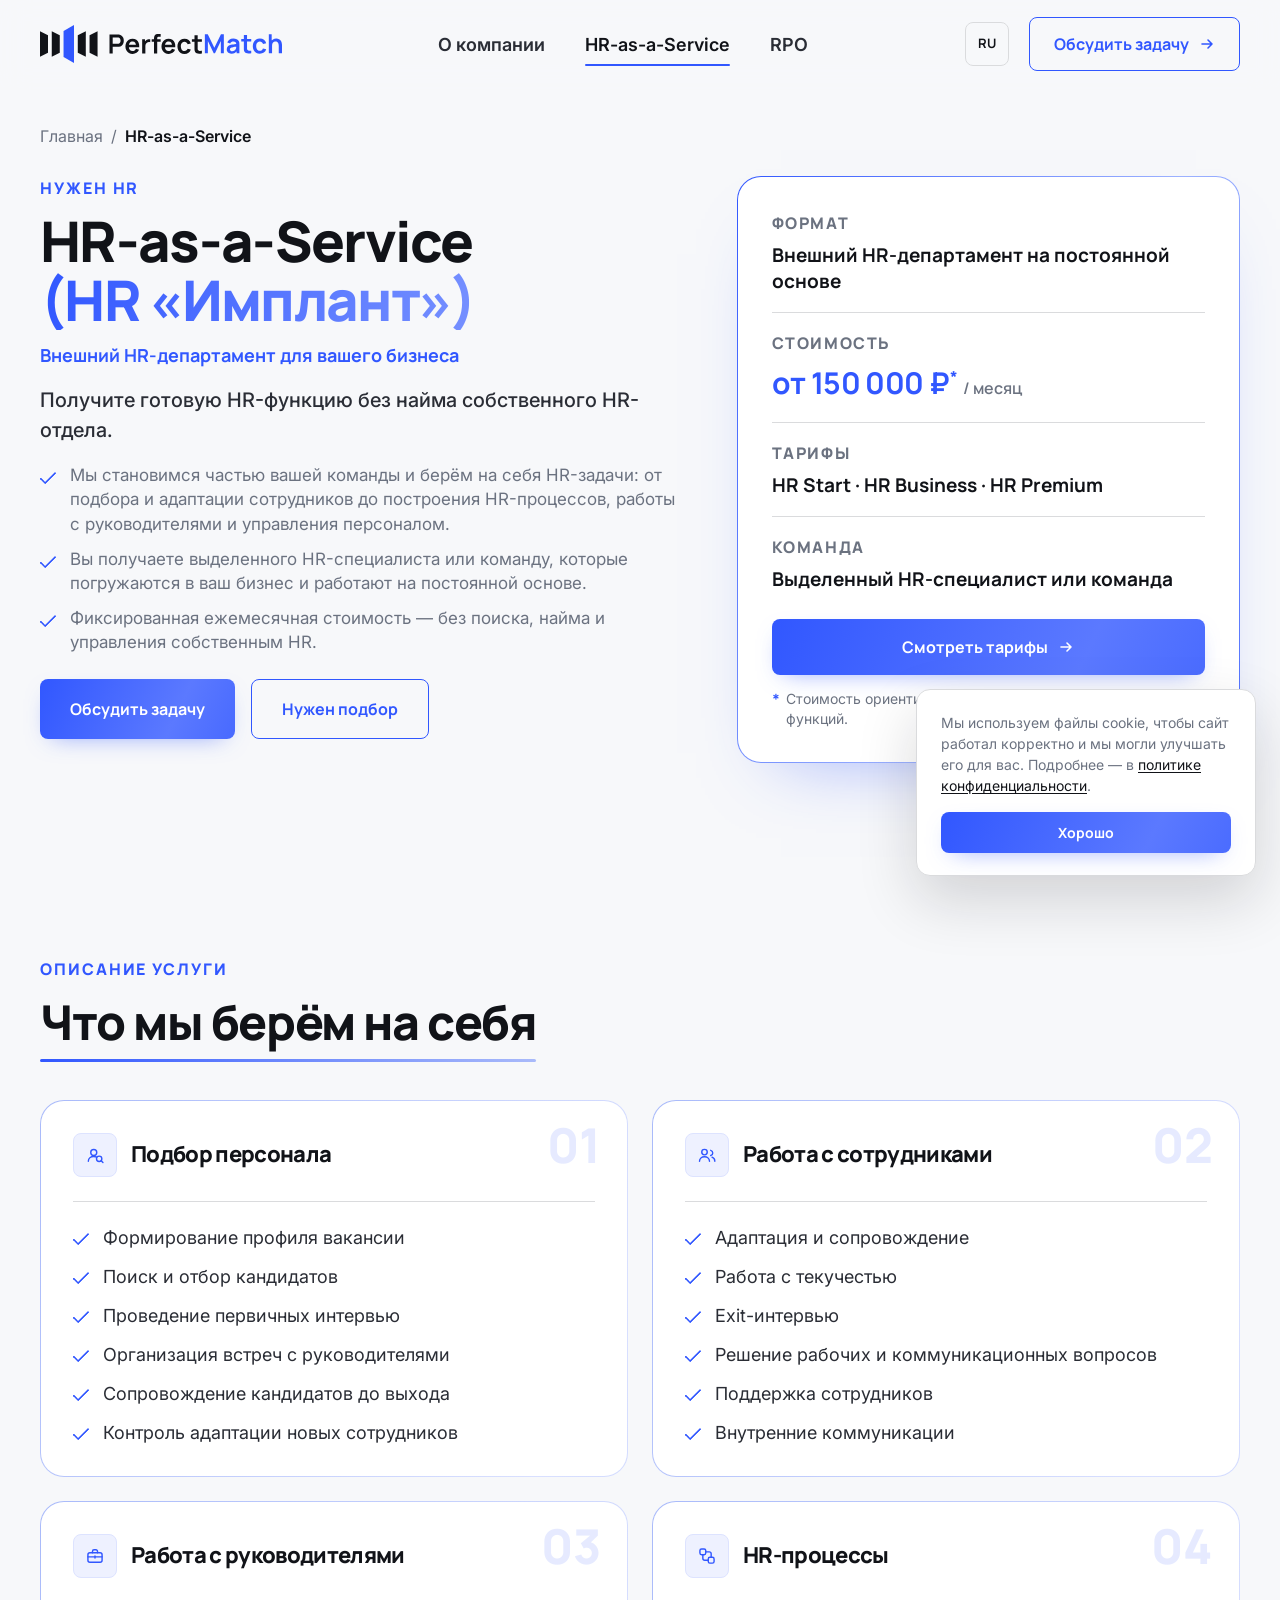
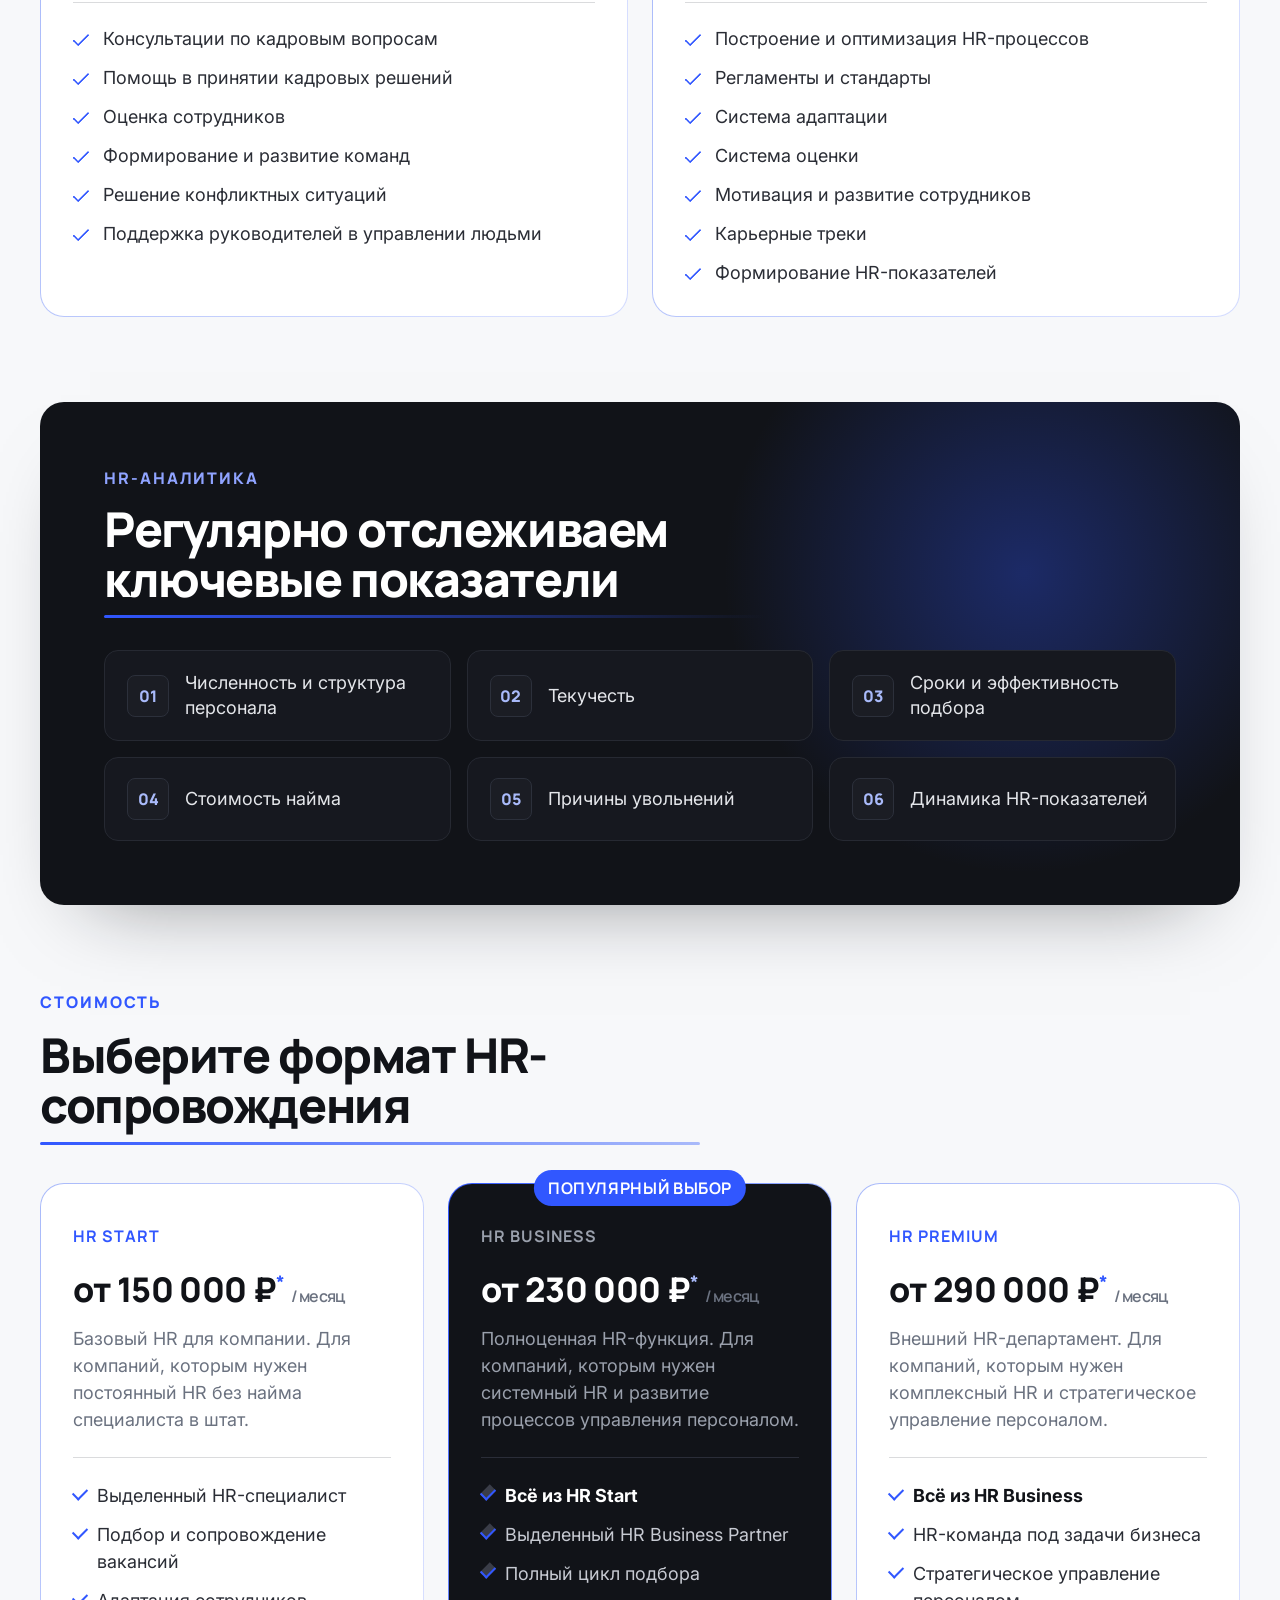
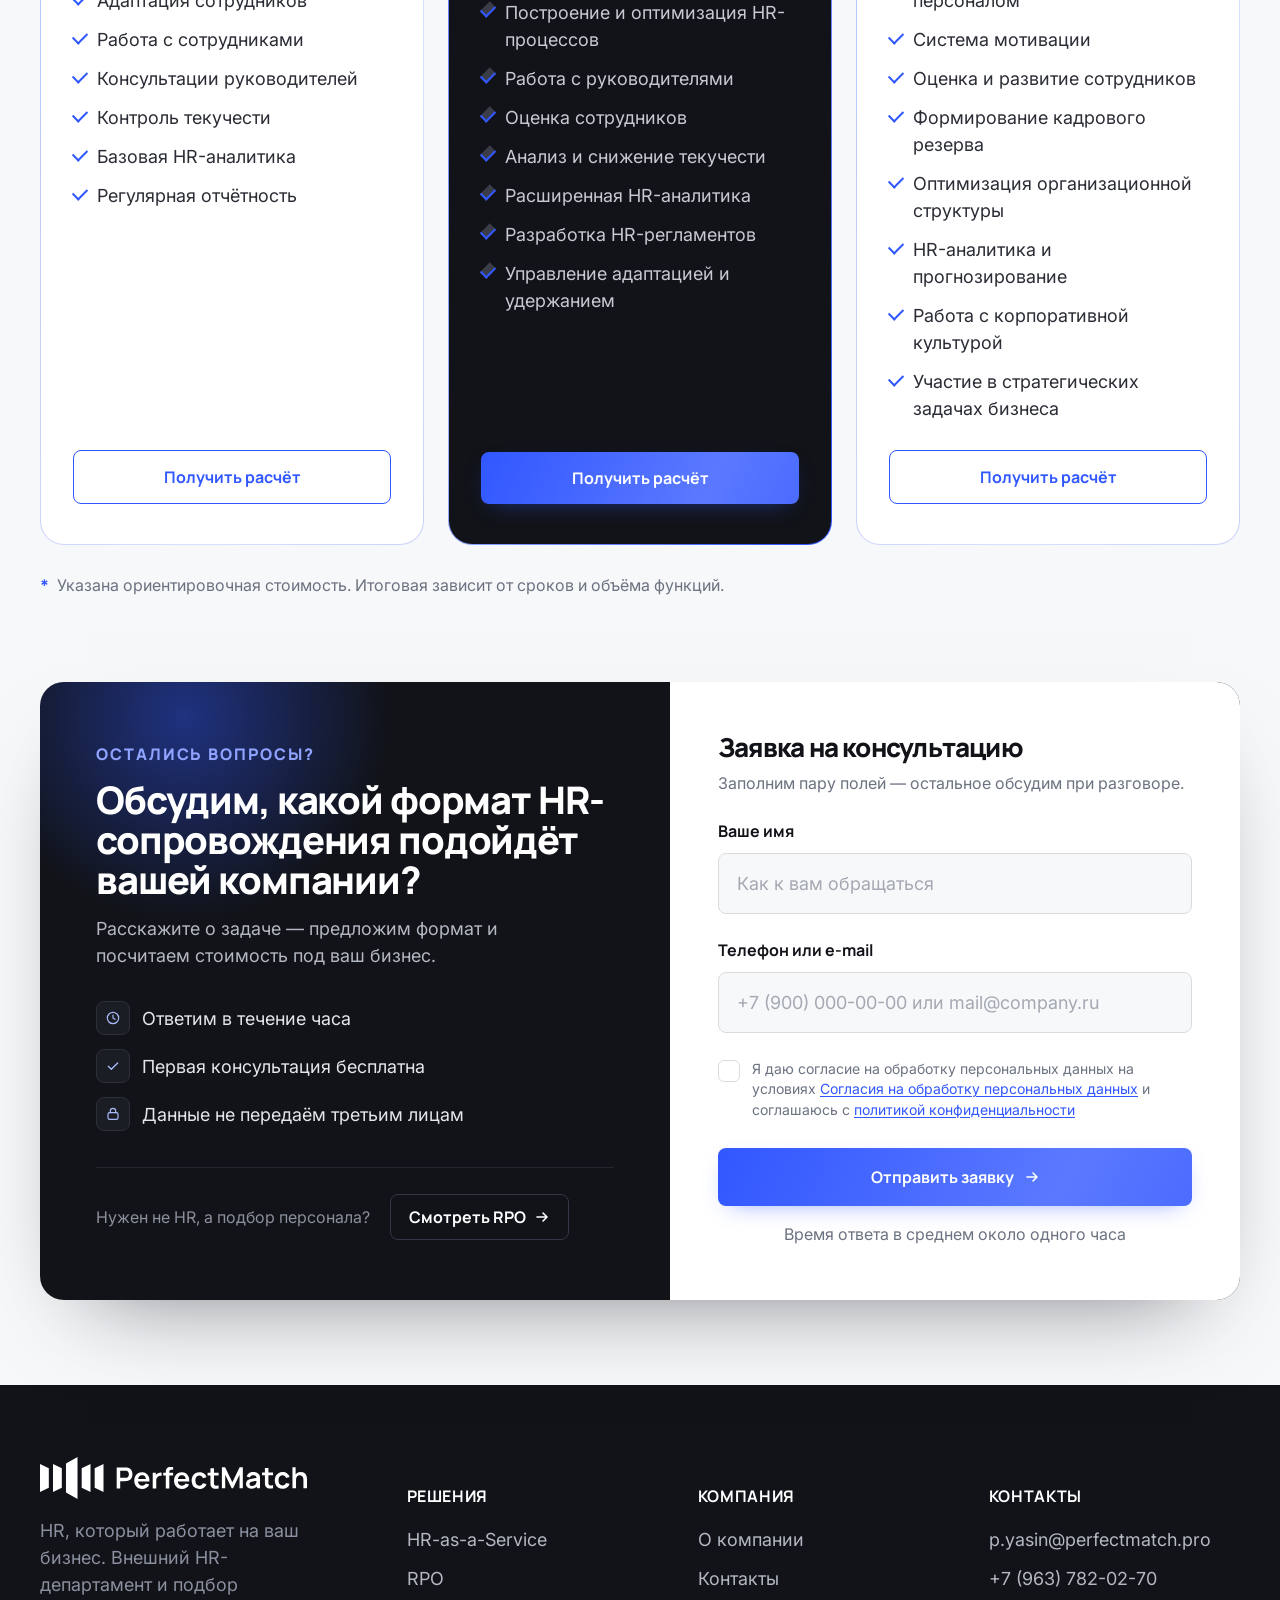
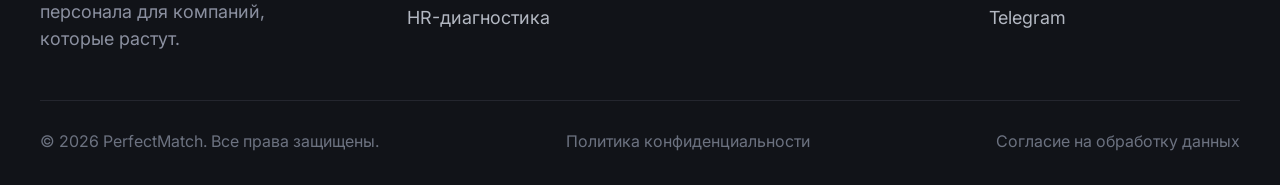
<file: hr-as-a-service.html>
<!DOCTYPE html>
<html lang="ru">
<head>
<meta charset="UTF-8">
<meta name="viewport" content="width=device-width, initial-scale=1.0">
<title>HR-as-a-Service — внешний HR-департамент | PerfectMatch</title>
<meta name="description" content="HR-as-a-Service — внешний HR-департамент для бизнеса. Подбор, адаптация и управление персоналом без найма собственного HR-отдела.">
<link rel="canonical" href="https://perfectmatch.pro/hr-as-a-service.html">
<link rel="alternate" hreflang="ru" href="https://perfectmatch.pro/hr-as-a-service.html">
<link rel="alternate" hreflang="en" href="https://perfectmatch.pro/en/hr-as-a-service.html">
<link rel="alternate" hreflang="x-default" href="https://perfectmatch.pro/hr-as-a-service.html">
<meta property="og:type" content="website">
<meta property="og:site_name" content="PerfectMatch">
<meta property="og:title" content="HR-as-a-Service — внешний HR-департамент | PerfectMatch">
<meta property="og:description" content="HR-as-a-Service — внешний HR-департамент для бизнеса. Подбор, адаптация и управление персоналом без найма собственного HR-отдела.">
<meta property="og:url" content="https://perfectmatch.pro/hr-as-a-service.html">
<meta property="og:image" content="https://perfectmatch.pro/assets/img/og-cover.png">
<meta property="og:image:width" content="1200">
<meta property="og:image:height" content="630">
<meta property="og:locale" content="ru_RU">
<meta name="twitter:card" content="summary_large_image">
<meta name="twitter:title" content="HR-as-a-Service — внешний HR-департамент | PerfectMatch">
<meta name="twitter:description" content="HR-as-a-Service — внешний HR-департамент для бизнеса. Подбор, адаптация и управление персоналом без найма собственного HR-отдела.">
<meta name="twitter:image" content="https://perfectmatch.pro/assets/img/og-cover.png">
<link rel="icon" type="image/png" sizes="32x32" href="assets/img/favicon-32.png">
<link rel="icon" type="image/png" sizes="16x16" href="assets/img/favicon-16.png">
<link rel="apple-touch-icon" sizes="180x180" href="assets/img/apple-touch-icon.png">
<link rel="preconnect" href="https://fonts.googleapis.com">
<link rel="preconnect" href="https://fonts.gstatic.com" crossorigin>
<link href="https://fonts.googleapis.com/css2?family=Inter:wght@400;500;600;700;800;900&family=Manrope:wght@600;700;800&display=swap" rel="stylesheet">
<link rel="stylesheet" href="assets/css/style.css?v=61">
</head>
<body data-page="HR-as-a-Service">

<div class="preloader" id="preloader" role="status" aria-label="Загрузка">
  <svg class="preloader-logo" aria-hidden="true" viewBox="0 0 267 42" fill="none" xmlns="http://www.w3.org/2000/svg">
<path class="pl-bar" style="animation-delay:0s" d="M8.82956 11.2808V30.6598L0 35.0637V6.877L8.82956 11.2808Z" fill="#111318"/>
<path class="pl-bar" style="animation-delay:.12s" d="M21.8192 11.2808V30.6598L12.9896 35.0637V6.877L21.8192 11.2808Z" fill="#111318"/>
<path class="pl-bar" style="animation-delay:.24s" d="M25.9793 6.5527V35.3876L37.5256 41.9404V0L25.9793 6.5527Z" fill="#3157FF"/>
<path class="pl-bar" style="animation-delay:.36s" d="M41.6857 11.2808V30.6598L50.5153 35.0637V6.877L41.6857 11.2808Z" fill="#111318"/>
<path class="pl-bar" style="animation-delay:.48s" d="M54.6754 11.2808V30.6598L63.5049 35.0637V6.877L54.6754 11.2808Z" fill="#111318"/>
<path id="Vector" d="M178.605 31.507C177.561 31.7021 176.537 31.785 175.532 31.7558C174.537 31.7363 173.644 31.5558 172.854 31.2143C172.064 30.8631 171.464 30.3119 171.054 29.5606C170.693 28.8777 170.503 28.1801 170.483 27.4679C170.464 26.7557 170.454 25.9508 170.454 25.0532V11.3116H173.966V24.8484C173.966 25.4825 173.971 26.0386 173.981 26.5167C174 26.9947 174.103 27.385 174.288 27.6874C174.639 28.2728 175.2 28.5996 175.971 28.6679C176.742 28.7362 177.62 28.6972 178.605 28.5509V31.507ZM167.585 18.4678V15.7019H178.605V18.4678H167.585Z" fill="#111318"/>
<path id="Vector_2" d="M159.37 31.9461C157.741 31.9461 156.35 31.5851 155.199 30.8632C154.048 30.1315 153.165 29.1363 152.55 27.8778C151.945 26.6192 151.638 25.1948 151.628 23.6045C151.638 21.985 151.955 20.5508 152.579 19.302C153.214 18.0435 154.111 17.0581 155.272 16.3459C156.433 15.6239 157.814 15.2629 159.414 15.2629C161.209 15.2629 162.726 15.7166 163.965 16.6239C165.214 17.5215 166.028 18.7508 166.409 20.3118L162.897 21.263C162.624 20.4142 162.17 19.7557 161.536 19.2874C160.902 18.8093 160.18 18.5703 159.37 18.5703C158.453 18.5703 157.697 18.7898 157.101 19.2289C156.506 19.6581 156.067 20.2533 155.784 21.0143C155.501 21.7752 155.36 22.6387 155.36 23.6045C155.36 25.107 155.697 26.3216 156.37 27.2485C157.043 28.1753 158.043 28.6388 159.37 28.6388C160.306 28.6388 161.043 28.4241 161.58 27.9948C162.126 27.5656 162.536 26.946 162.809 26.1363L166.409 26.9412C165.921 28.5509 165.067 29.79 163.848 30.6583C162.628 31.5168 161.136 31.9461 159.37 31.9461Z" fill="#111318"/>
<path id="Vector_3" d="M142.085 31.9461C140.485 31.9461 139.08 31.5998 137.87 30.9071C136.66 30.2144 135.714 29.2534 135.031 28.0241C134.358 26.7948 134.021 25.3802 134.021 23.7801C134.021 22.0533 134.353 20.5557 135.016 19.2874C135.68 18.0093 136.602 17.0191 137.782 16.3166C138.963 15.6142 140.329 15.2629 141.88 15.2629C143.519 15.2629 144.909 15.6483 146.051 16.4191C147.202 17.18 148.056 18.2581 148.612 19.6533C149.168 21.0484 149.378 22.6923 149.241 24.585H145.743V23.2972C145.734 21.5801 145.431 20.3264 144.836 19.5362C144.241 18.7459 143.304 18.3508 142.026 18.3508C140.582 18.3508 139.509 18.7996 138.807 19.6972C138.104 20.585 137.753 21.8874 137.753 23.6045C137.753 25.2046 138.104 26.4436 138.807 27.3217C139.509 28.1997 140.534 28.6388 141.88 28.6388C142.748 28.6388 143.495 28.4485 144.119 28.068C144.753 27.6778 145.241 27.1168 145.582 26.3851L149.065 27.4387C148.461 28.8631 147.524 29.9705 146.256 30.7607C144.997 31.551 143.607 31.9461 142.085 31.9461ZM136.641 24.585V21.9216H147.514V24.585H136.641Z" fill="#111318"/>
<path id="Vector_4" d="M125.785 31.507V15.4531C125.785 15.0531 125.8 14.6141 125.829 14.1361C125.858 13.6482 125.941 13.1653 126.078 12.6873C126.214 12.2092 126.463 11.775 126.824 11.3848C127.273 10.8872 127.756 10.5458 128.273 10.3604C128.8 10.1653 129.317 10.0579 129.824 10.0384C130.332 10.0092 130.775 9.99453 131.156 9.99453H133.132V12.8629H131.302C130.629 12.8629 130.127 13.0336 129.795 13.3751C129.473 13.7068 129.312 14.1458 129.312 14.6922V31.507H125.785ZM123.239 18.4678V15.7019H133.132V18.4678H123.239Z" fill="#111318"/>
<path id="Vector_5" d="M112.719 31.5069V15.7018H115.836V19.5507L115.456 19.0531C115.651 18.5263 115.909 18.0482 116.231 17.6189C116.563 17.1799 116.958 16.8189 117.417 16.536C117.807 16.2726 118.236 16.0677 118.705 15.9214C119.183 15.7653 119.67 15.6726 120.168 15.6433C120.666 15.6043 121.149 15.6238 121.617 15.7018V18.9946C121.149 18.858 120.607 18.8141 119.992 18.8629C119.388 18.9116 118.841 19.0824 118.353 19.3751C117.866 19.6385 117.466 19.9751 117.153 20.3848C116.851 20.7946 116.627 21.2629 116.48 21.7897C116.334 22.3068 116.261 22.8678 116.261 23.4727V31.5069H112.719Z" fill="#111318"/>
<path id="Vector_6" d="M102.298 31.9461C100.698 31.9461 99.2928 31.5998 98.083 30.9071C96.8732 30.2144 95.9269 29.2534 95.2439 28.0241C94.5708 26.7948 94.2342 25.3802 94.2342 23.7801C94.2342 22.0533 94.5659 20.5557 95.2293 19.2874C95.8927 18.0093 96.8147 17.0191 97.9952 16.3166C99.1757 15.6142 100.542 15.2629 102.093 15.2629C103.732 15.2629 105.122 15.6483 106.264 16.4191C107.415 17.18 108.269 18.2581 108.825 19.6533C109.381 21.0484 109.59 22.6923 109.454 24.585H105.956V23.2972C105.947 21.5801 105.644 20.3264 105.049 19.5362C104.454 18.7459 103.517 18.3508 102.239 18.3508C100.795 18.3508 99.7221 18.7996 99.0196 19.6972C98.3172 20.585 97.9659 21.8874 97.9659 23.6045C97.9659 25.2046 98.3172 26.4436 99.0196 27.3217C99.7221 28.1997 100.746 28.6388 102.093 28.6388C102.961 28.6388 103.707 28.4485 104.332 28.068C104.966 27.6778 105.454 27.1168 105.795 26.3851L109.278 27.4387C108.673 28.8631 107.737 29.9705 106.469 30.7607C105.21 31.551 103.82 31.9461 102.298 31.9461ZM96.8537 24.585V21.9216H107.727V24.585H96.8537Z" fill="#111318"/>
<path id="Vector_7" d="M76.6763 31.5069V10.4335H85.3838C85.5887 10.4335 85.8521 10.4432 86.174 10.4627C86.496 10.4725 86.7936 10.5018 87.0667 10.5505C88.2863 10.7359 89.2912 11.1408 90.0814 11.7652C90.8814 12.3896 91.4717 13.1798 91.8522 14.136C92.2424 15.0823 92.4375 16.136 92.4375 17.297C92.4375 18.4482 92.2424 19.5019 91.8522 20.458C91.4619 21.4044 90.8668 22.1897 90.0668 22.8141C89.2765 23.4385 88.2765 23.8434 87.0667 24.0288C86.7936 24.0678 86.4911 24.0971 86.1594 24.1166C85.8374 24.1361 85.5789 24.1459 85.3838 24.1459H80.2032V31.5069H76.6763ZM80.2032 20.8531H85.2374C85.4326 20.8531 85.6521 20.8434 85.896 20.8239C86.1399 20.8044 86.3643 20.7653 86.5692 20.7068C87.1545 20.5604 87.6131 20.3019 87.9448 19.9312C88.2863 19.5604 88.5253 19.1409 88.6619 18.6726C88.8082 18.2043 88.8814 17.7458 88.8814 17.297C88.8814 16.8482 88.8082 16.3897 88.6619 15.9214C88.5253 15.4433 88.2863 15.0189 87.9448 14.6482C87.6131 14.2774 87.1545 14.0189 86.5692 13.8725C86.3643 13.814 86.1399 13.7799 85.896 13.7701C85.6521 13.7506 85.4326 13.7408 85.2374 13.7408H80.2032V20.8531Z" fill="#111318"/>
<path id="Vector_8" d="M263.429 31.2877V23.6778C263.429 23.1802 263.395 22.629 263.327 22.0241C263.258 21.4192 263.097 20.8387 262.844 20.2826C262.6 19.7168 262.229 19.2533 261.732 18.8924C261.244 18.5314 260.58 18.3509 259.741 18.3509C259.293 18.3509 258.849 18.4241 258.41 18.5704C257.971 18.7168 257.571 18.9704 257.21 19.3314C256.858 19.6826 256.575 20.1704 256.361 20.7948C256.146 21.4095 256.039 22.1997 256.039 23.1656L253.946 22.2729C253.946 20.9265 254.205 19.707 254.722 18.6143C255.249 17.5216 256.019 16.6533 257.034 16.0094C258.049 15.3557 259.297 15.0289 260.78 15.0289C261.951 15.0289 262.917 15.224 263.678 15.6143C264.439 16.0045 265.044 16.5021 265.493 17.107C265.941 17.7119 266.273 18.3558 266.488 19.0387C266.702 19.7216 266.839 20.3704 266.898 20.9851C266.966 21.59 267 22.0827 267 22.4632V31.2877H263.429ZM252.468 31.2877V10.2142H255.614V21.307H256.039V31.2877H252.468Z" fill="#3157FF"/>
<path id="Vector_9" d="M242.526 31.7266C240.896 31.7266 239.506 31.3656 238.355 30.6437C237.204 29.912 236.321 28.9168 235.706 27.6583C235.101 26.3997 234.794 24.9753 234.784 23.385C234.794 21.7655 235.111 20.3313 235.735 19.0825C236.369 17.824 237.267 16.8386 238.428 16.1264C239.589 15.4044 240.97 15.0434 242.57 15.0434C244.365 15.0434 245.882 15.4971 247.121 16.4044C248.37 17.302 249.184 18.5313 249.565 20.0923L246.053 21.0435C245.779 20.1947 245.326 19.5362 244.692 19.0679C244.057 18.5898 243.335 18.3508 242.526 18.3508C241.609 18.3508 240.852 18.5703 240.257 19.0094C239.662 19.4386 239.223 20.0338 238.94 20.7947C238.657 21.5557 238.516 22.4192 238.516 23.385C238.516 24.8875 238.852 26.1021 239.526 27.029C240.199 27.9558 241.199 28.4192 242.526 28.4192C243.462 28.4192 244.199 28.2046 244.735 27.7753C245.282 27.3461 245.692 26.7265 245.965 25.9168L249.565 26.7217C249.077 28.3314 248.223 29.5705 247.004 30.4388C245.784 31.2973 244.292 31.7266 242.526 31.7266Z" fill="#3157FF"/>
<path id="Vector_10" d="M233.064 31.2877C232.02 31.4828 230.995 31.5658 229.991 31.5365C228.995 31.517 228.103 31.3365 227.312 30.995C226.522 30.6438 225.922 30.0926 225.512 29.3413C225.151 28.6584 224.961 27.9608 224.942 27.2486C224.922 26.5364 224.912 25.7315 224.912 24.834V11.0923H228.425V24.6291C228.425 25.2632 228.43 25.8193 228.439 26.2974C228.459 26.7755 228.561 27.1657 228.747 27.4681C229.098 28.0535 229.659 28.3804 230.43 28.4486C231.2 28.5169 232.078 28.4779 233.064 28.3316V31.2877ZM222.044 18.2485V15.4826H233.064V18.2485H222.044Z" fill="#3157FF"/>
<path id="Vector_11" d="M211.356 31.7266C210.215 31.7266 209.249 31.512 208.458 31.0827C207.668 30.6437 207.068 30.0632 206.658 29.3412C206.258 28.6193 206.058 27.8241 206.058 26.9558C206.058 26.1948 206.185 25.5119 206.439 24.907C206.693 24.2924 207.083 23.7655 207.61 23.3265C208.136 22.8777 208.819 22.5118 209.658 22.2289C210.293 22.024 211.034 21.8387 211.883 21.6728C212.741 21.507 213.668 21.3557 214.663 21.2191C215.668 21.0728 216.717 20.9167 217.81 20.7508L216.551 21.4679C216.561 20.3752 216.317 19.5703 215.819 19.0533C215.322 18.5362 214.483 18.2776 213.302 18.2776C212.59 18.2776 211.902 18.4435 211.239 18.7752C210.576 19.1069 210.112 19.6777 209.849 20.4874L206.629 19.4777C207.019 18.141 207.761 17.0679 208.854 16.2581C209.956 15.4483 211.439 15.0434 213.302 15.0434C214.707 15.0434 215.941 15.2727 217.005 15.7313C218.078 16.1898 218.873 16.941 219.39 17.9849C219.673 18.5411 219.844 19.1118 219.902 19.6972C219.961 20.2728 219.99 20.9021 219.99 21.585V31.2876H216.902V27.8631L217.415 28.4192C216.702 29.5607 215.868 30.3998 214.912 30.9364C213.966 31.4632 212.78 31.7266 211.356 31.7266ZM212.058 28.9168C212.858 28.9168 213.541 28.7754 214.107 28.4924C214.673 28.2095 215.122 27.8631 215.454 27.4534C215.795 27.0436 216.024 26.6582 216.141 26.2973C216.327 25.8485 216.429 25.3363 216.449 24.7607C216.478 24.1753 216.493 23.7021 216.493 23.3411L217.576 23.6631C216.512 23.8289 215.6 23.9753 214.839 24.1021C214.078 24.2289 213.424 24.3509 212.878 24.468C212.332 24.5753 211.849 24.6972 211.429 24.8338C211.019 24.9802 210.673 25.1509 210.39 25.346C210.107 25.5412 209.888 25.7655 209.732 26.0192C209.585 26.2729 209.512 26.5704 209.512 26.9119C209.512 27.3022 209.61 27.6485 209.805 27.9509C210 28.2436 210.283 28.4778 210.654 28.6534C211.034 28.829 211.502 28.9168 212.058 28.9168Z" fill="#3157FF"/>
<path id="Vector_12" d="M181.898 31.2877V10.2142H185.074L192.361 25.1413L199.649 10.2142H202.825V31.2877H199.532V17.7802L193.064 31.2877H191.659L185.205 17.7802V31.2877H181.898Z" fill="#3157FF"/>
</svg>
</div>
<div class="modal-overlay" id="requestModal">
  <div class="modal-dialog" role="dialog" aria-modal="true" aria-labelledby="modalFormTitle">
    <button type="button" class="modal-close" aria-label="Закрыть">
      <svg width="16" height="16" viewBox="0 0 16 16" fill="none"><path d="M3 3L13 13M13 3L3 13" stroke="currentColor" stroke-width="1.8" stroke-linecap="round"/></svg>
    </button>

    <form class="request-form modal-form" novalidate>
      <div class="rf-head">
        <h3 id="modalFormTitle">Оставить заявку</h3>
        <p>Заполним пару полей — остальное обсудим при разговоре.</p>
      </div>

      <div class="field">
        <label for="modal-rf-name">Ваше имя</label>
        <input type="text" id="modal-rf-name" name="name" placeholder="Как к вам обращаться" autocomplete="name" required>
        <span class="field-error">Укажите, как к вам обращаться</span>
      </div>

      <div class="field">
        <label for="modal-rf-contact">Телефон или e-mail</label>
        <input type="text" id="modal-rf-contact" name="contact" placeholder="+7 (900) 000-00-00 или mail@company.ru" autocomplete="tel" required>
        <span class="field-error">Оставьте телефон или почту для связи</span>
      </div>

      <label class="field-check">
        <input type="checkbox" name="consent" required>
        <span class="box"><svg width="12" height="12" viewBox="0 0 14 14" fill="none"><path d="M2.5 7.5L5.5 10.5L11.5 4" stroke="currentColor" stroke-width="2.2" stroke-linecap="round" stroke-linejoin="round"/></svg></span>
        <span class="check-text">Я даю согласие на обработку персональных данных на условиях <a href="consent.html" target="_blank" rel="noopener" class="policy-link">Согласия на обработку персональных данных</a> и соглашаюсь с <a href="policy.html" target="_blank" rel="noopener" class="policy-link">политикой конфиденциальности</a></span>
      </label>
      <span class="field-error consent-error">Нужно согласие на обработку данных</span>

      <button type="submit" class="btn btn-primary btn-lg rf-submit">
        Отправить заявку
        <svg width="16" height="16" viewBox="0 0 16 16" fill="none"><path d="M3 8H13M13 8L9 4M13 8L9 12" stroke="currentColor" stroke-width="1.6" stroke-linecap="round" stroke-linejoin="round"/></svg>
      </button>

      <p class="rf-note">Время ответа в среднем около одного часа</p>
          <p class="rf-error" hidden>Не удалось отправить заявку. Напишите нам на <a href="mailto:p.yasin@perfectmatch.pro">p.yasin@perfectmatch.pro</a> — ответим так же быстро.</p>

      <div class="rf-success" hidden>
        <div class="rf-success-icon"><svg width="26" height="26" viewBox="0 0 24 24" fill="none"><path d="M5 12.5l4.5 4.5L19 7.5" stroke="currentColor" stroke-width="2.2" stroke-linecap="round" stroke-linejoin="round"/></svg></div>
        <strong>Заявка отправлена</strong>
        <p>Заявку получили и уже передали команде — ответим в течение часа.</p>
      </div>
    </form>
  </div>
</div>

<div class="cookie-notice" id="cookieNotice" role="dialog" aria-live="polite" hidden>
  <p>Мы используем файлы cookie, чтобы сайт работал корректно и мы могли улучшать его для вас. Подробнее — в <a href="policy.html" target="_blank" rel="noopener">политике конфиденциальности</a>.</p>
  <div class="cookie-notice-actions">
    <button type="button" class="btn btn-primary cookie-accept">Хорошо</button>
  </div>
</div>

<header class="site-header">
  <div class="container">
    <a href="index.html" class="logo">
      <img src="assets/img/logo-lockup-dark.svg" alt="PerfectMatch" class="logo-lockup">
      <img src="assets/img/logo-mark-dark.svg" alt="PerfectMatch" class="logo-mark-only">
    </a>
    <nav class="main-nav">
      <a href="index.html#about">О компании</a>
      <a href="hr-as-a-service.html" class="active">HR-as-a-Service</a>
      <a href="rpo.html">RPO</a>
    </nav>
    <div class="header-cta">
      <a href="/en/hr-as-a-service.html" class="lang-toggle" aria-label="Переключить язык">RU</a>
      <a href="#contact" class="btn btn-outline" data-modal-trigger>
        <span class="btn-label-full">Обсудить задачу</span>
        <svg width="16" height="16" viewBox="0 0 16 16" fill="none"><path d="M3 8H13M13 8L9 4M13 8L9 12" stroke="currentColor" stroke-width="1.6" stroke-linecap="round" stroke-linejoin="round"/></svg>
      </a>
      <button class="nav-toggle" aria-label="Открыть меню"><span></span></button>
    </div>
  </div>
</header>

<div class="mobile-nav">
  <a href="index.html#about">О компании</a>
  <a href="hr-as-a-service.html">HR-as-a-Service</a>
  <a href="rpo.html">RPO</a>
  <a href="#contact" class="btn btn-primary" data-modal-trigger>
    Обсудить задачу
    <svg width="16" height="16" viewBox="0 0 16 16" fill="none"><path d="M3 8H13M13 8L9 4M13 8L9 12" stroke="currentColor" stroke-width="1.6" stroke-linecap="round" stroke-linejoin="round"/></svg>
  </a>
</div>

<main>

  <!-- PAGE HERO -->
  <section class="page-hero">
    <div class="container">
      <div class="breadcrumb reveal">
        <a href="index.html">Главная</a>
        <span>/</span>
        <span class="current">HR-as-a-Service</span>
      </div>

      <div class="page-hero-grid">
        <div class="page-hero-inner reveal">
          <div class="eyebrow">Нужен HR</div>
          <h1>HR-as-a-Service <span class="accent accent-line">(HR «Имплант»)</span></h1>
          <div class="service-tag">Внешний HR-департамент для вашего бизнеса</div>
          <p class="lead lead-main">Получите готовую HR-функцию без найма собственного HR-отдела.</p>
          <ul class="hero-points">
            <li>Мы становимся частью вашей команды и берём на себя HR-задачи: от подбора и адаптации сотрудников до построения HR-процессов, работы с руководителями и управления персоналом.</li>
            <li>Вы получаете выделенного HR-специалиста или команду, которые погружаются в ваш бизнес и работают на постоянной основе.</li>
            <li>Фиксированная ежемесячная стоимость — без поиска, найма и управления собственным HR.</li>
          </ul>
          <div class="btn-row">
            <a href="#contact" class="btn btn-primary btn-lg" data-modal-trigger>Обсудить задачу</a>
            <a href="rpo.html" class="btn btn-outline btn-lg">Нужен подбор</a>
          </div>
        </div>

        <aside class="offer-card reveal reveal-delay-1">
          <div class="offer-row">
            <span class="offer-label">Формат</span>
            <span class="offer-value">Внешний HR-департамент на постоянной основе</span>
          </div>
          <div class="offer-row">
            <span class="offer-label">Стоимость</span>
            <span class="offer-value offer-price">от 150 000 ₽<sup class="price-star">*</sup> <span>/ месяц</span></span>
          </div>
          <div class="offer-row">
            <span class="offer-label">Тарифы</span>
            <span class="offer-value">HR Start · HR Business · HR Premium</span>
          </div>
          <div class="offer-row">
            <span class="offer-label">Команда</span>
            <span class="offer-value">Выделенный HR-специалист или команда</span>
          </div>
          <a href="#pricing" class="btn btn-primary offer-cta">
            Смотреть тарифы
            <svg width="16" height="16" viewBox="0 0 16 16" fill="none"><path d="M3 8H13M13 8L9 4M13 8L9 12" stroke="currentColor" stroke-width="1.6" stroke-linecap="round" stroke-linejoin="round"/></svg>
          </a>
          <p class="offer-note"><span class="price-star">*</span> Стоимость ориентировочная и зависит от сроков и объёма функций.</p>
        </aside>
      </div>

      <div class="hero-trust reveal">
        <span class="hero-trust-label">Работали с командами</span>
        <div class="hero-ticker">
          <div class="hero-ticker-track">
            <div class="hero-ticker-set">
              <img src="assets/img/logos/microsoft.png" alt="Microsoft" data-tall>
              <img src="assets/img/logos/yandex.png" alt="Яндекс">
              <img src="assets/img/logos/avito.png" alt="Avito">
              <img src="assets/img/logos/raiffeisenbank.png" alt="Raiffeisenbank">
              <img src="assets/img/logos/tele2.png" alt="Tele2">
              <img src="assets/img/logos/accenture.png" alt="Accenture" data-tall>
              <img src="assets/img/logos/ericsson.png" alt="Ericsson" data-tall>
              <img src="assets/img/logos/toyota.png" alt="Toyota">
              <img src="assets/img/logos/spar.png" alt="SPAR">
              <img src="assets/img/logos/salampay.png" alt="SalamPay">
            </div>
            <div class="hero-ticker-set" aria-hidden="true">
              <img src="assets/img/logos/microsoft.png" alt="Microsoft" data-tall>
              <img src="assets/img/logos/yandex.png" alt="Яндекс">
              <img src="assets/img/logos/avito.png" alt="Avito">
              <img src="assets/img/logos/raiffeisenbank.png" alt="Raiffeisenbank">
              <img src="assets/img/logos/tele2.png" alt="Tele2">
              <img src="assets/img/logos/accenture.png" alt="Accenture" data-tall>
              <img src="assets/img/logos/ericsson.png" alt="Ericsson" data-tall>
              <img src="assets/img/logos/toyota.png" alt="Toyota">
              <img src="assets/img/logos/spar.png" alt="SPAR">
              <img src="assets/img/logos/salampay.png" alt="SalamPay">
            </div>
          </div>
        </div>
      </div>
    </div>
  </section>

  <!-- WHAT WE TAKE ON -->
  <section class="features" id="scope">
    <div class="container">
      <div class="section-head reveal">
        <div class="eyebrow">Описание услуги</div>
        <h2>Что мы берём на себя</h2>
      </div>
      <div class="feature-grid">
        <div class="feature-card reveal">
          <div class="feature-num">01</div>
          <div class="feature-head">
            <span class="feature-icon"><svg width="20" height="20" viewBox="0 0 24 24" fill="none"><circle cx="10.5" cy="9" r="3.6" stroke-width="1.7"/><path d="M4 19.5c0-3.4 2.9-5.7 6.5-5.7 1.3 0 2.5.3 3.5.8" stroke-width="1.7" stroke-linecap="round"/><circle cx="17" cy="16.5" r="3.2" stroke-width="1.7"/><path d="M19.4 18.9L21.5 21" stroke-width="1.7" stroke-linecap="round"/></svg></span>
            <h3>Подбор персонала</h3>
          </div>
          <ul>
            <li>Формирование профиля вакансии</li>
            <li>Поиск и отбор кандидатов</li>
            <li>Проведение первичных интервью</li>
            <li>Организация встреч с руководителями</li>
            <li>Сопровождение кандидатов до выхода</li>
            <li>Контроль адаптации новых сотрудников</li>
          </ul>
        </div>
        <div class="feature-card reveal reveal-delay-1">
          <div class="feature-num">02</div>
          <div class="feature-head">
            <span class="feature-icon"><svg width="20" height="20" viewBox="0 0 24 24" fill="none"><circle cx="9" cy="8.5" r="3.3" stroke-width="1.7"/><path d="M3 19.5c0-3.3 2.7-5.5 6-5.5s6 2.2 6 5.5" stroke-width="1.7" stroke-linecap="round"/><path d="M16.5 6.4a3.2 3.2 0 010 6.2M18 14.6c2 .7 3.4 2.5 3.4 4.9" stroke-width="1.7" stroke-linecap="round"/></svg></span>
            <h3>Работа с сотрудниками</h3>
          </div>
          <ul>
            <li>Адаптация и сопровождение</li>
            <li>Работа с текучестью</li>
            <li>Exit-интервью</li>
            <li>Решение рабочих и коммуникационных вопросов</li>
            <li>Поддержка сотрудников</li>
            <li>Внутренние коммуникации</li>
          </ul>
        </div>
        <div class="feature-card reveal">
          <div class="feature-num">03</div>
          <div class="feature-head">
            <span class="feature-icon"><svg width="20" height="20" viewBox="0 0 24 24" fill="none"><rect x="3.5" y="8" width="17" height="11.5" rx="2.4" stroke-width="1.7"/><path d="M9 8V6.4A1.9 1.9 0 0110.9 4.5h2.2A1.9 1.9 0 0115 6.4V8" stroke-width="1.7" stroke-linecap="round"/><path d="M3.5 13h17M12 12v2.4" stroke-width="1.7" stroke-linecap="round"/></svg></span>
            <h3>Работа с руководителями</h3>
          </div>
          <ul>
            <li>Консультации по кадровым вопросам</li>
            <li>Помощь в принятии кадровых решений</li>
            <li>Оценка сотрудников</li>
            <li>Формирование и развитие команд</li>
            <li>Решение конфликтных ситуаций</li>
            <li>Поддержка руководителей в управлении людьми</li>
          </ul>
        </div>
        <div class="feature-card reveal reveal-delay-1">
          <div class="feature-num">04</div>
          <div class="feature-head">
            <span class="feature-icon"><svg width="20" height="20" viewBox="0 0 24 24" fill="none"><rect x="3.5" y="3.5" width="7" height="7" rx="2" stroke-width="1.7"/><rect x="13.5" y="13.5" width="7" height="7" rx="2" stroke-width="1.7"/><path d="M10.5 7h4.2a2.3 2.3 0 012.3 2.3v4.2M7 10.5v4.2a2.3 2.3 0 002.3 2.3h4.2" stroke-width="1.7" stroke-linecap="round"/></svg></span>
            <h3>HR-процессы</h3>
          </div>
          <ul>
            <li>Построение и оптимизация HR-процессов</li>
            <li>Регламенты и стандарты</li>
            <li>Система адаптации</li>
            <li>Система оценки</li>
            <li>Мотивация и развитие сотрудников</li>
            <li>Карьерные треки</li>
            <li>Формирование HR-показателей</li>
          </ul>
        </div>
      </div>
    </div>
  </section>

  <!-- ANALYTICS -->
  <section class="metrics">
    <div class="container">
      <div class="metrics-panel reveal">
        <div class="metrics-head">
          <div class="eyebrow on-dark">HR-аналитика</div>
          <h2>Регулярно отслеживаем ключевые показатели</h2>
        </div>
        <div class="metrics-grid">
          <div class="metric-item"><span class="metric-num">01</span><span class="metric-text">Численность и структура персонала</span></div>
          <div class="metric-item"><span class="metric-num">02</span><span class="metric-text">Текучесть</span></div>
          <div class="metric-item"><span class="metric-num">03</span><span class="metric-text">Сроки и эффективность подбора</span></div>
          <div class="metric-item"><span class="metric-num">04</span><span class="metric-text">Стоимость найма</span></div>
          <div class="metric-item"><span class="metric-num">05</span><span class="metric-text">Причины увольнений</span></div>
          <div class="metric-item"><span class="metric-num">06</span><span class="metric-text">Динамика HR-показателей</span></div>
        </div>
      </div>
    </div>
  </section>

  <!-- PRICING -->
  <section class="pricing" id="pricing">
    <div class="container">
      <div class="section-head reveal">
        <div class="eyebrow">Стоимость</div>
        <h2>Выберите формат HR-сопровождения</h2>
      </div>
      <div class="pricing-grid">

        <div class="price-card reveal">
          <div class="price-tag">HR Start</div>
          <div class="price-amount">от 150 000 ₽<sup class="price-star">*</sup> <span>/ месяц</span></div>
          <div class="price-desc">Базовый HR для компании. Для компаний, которым нужен постоянный HR без найма специалиста в штат.</div>
          <div class="divider"></div>
          <ul>
            <li>Выделенный HR-специалист</li>
            <li>Подбор и сопровождение вакансий</li>
            <li>Адаптация сотрудников</li>
            <li>Работа с сотрудниками</li>
            <li>Консультации руководителей</li>
            <li>Контроль текучести</li>
            <li>Базовая HR-аналитика</li>
            <li>Регулярная отчётность</li>
          </ul>
          <a href="#contact" class="btn btn-outline" data-modal-trigger>Получить расчёт</a>
        </div>

        <div class="price-card featured reveal reveal-delay-1">
          <div class="price-badge">Популярный выбор</div>
          <div class="price-tag">HR Business</div>
          <div class="price-amount">от 230 000 ₽<sup class="price-star">*</sup> <span>/ месяц</span></div>
          <div class="price-desc">Полноценная HR-функция. Для компаний, которым нужен системный HR и развитие процессов управления персоналом.</div>
          <div class="divider"></div>
          <ul>
            <li class="included-all">Всё из HR Start</li>
            <li>Выделенный HR Business Partner</li>
            <li>Полный цикл подбора</li>
            <li>Построение и оптимизация HR-процессов</li>
            <li>Работа с руководителями</li>
            <li>Оценка сотрудников</li>
            <li>Анализ и снижение текучести</li>
            <li>Расширенная HR-аналитика</li>
            <li>Разработка HR-регламентов</li>
            <li>Управление адаптацией и удержанием</li>
          </ul>
          <a href="#contact" class="btn btn-primary" data-modal-trigger>Получить расчёт</a>
        </div>

        <div class="price-card reveal reveal-delay-2">
          <div class="price-tag">HR Premium</div>
          <div class="price-amount">от 290 000 ₽<sup class="price-star">*</sup> <span>/ месяц</span></div>
          <div class="price-desc">Внешний HR-департамент. Для компаний, которым нужен комплексный HR и стратегическое управление персоналом.</div>
          <div class="divider"></div>
          <ul>
            <li class="included-all">Всё из HR Business</li>
            <li>HR-команда под задачи бизнеса</li>
            <li>Стратегическое управление персоналом</li>
            <li>Система мотивации</li>
            <li>Оценка и развитие сотрудников</li>
            <li>Формирование кадрового резерва</li>
            <li>Оптимизация организационной структуры</li>
            <li>HR-аналитика и прогнозирование</li>
            <li>Работа с корпоративной культурой</li>
            <li>Участие в стратегических задачах бизнеса</li>
          </ul>
          <a href="#contact" class="btn btn-outline" data-modal-trigger>Получить расчёт</a>
        </div>

      </div>

      <p class="pricing-note reveal">
        <span class="price-star">*</span>
        Указана ориентировочная стоимость. Итоговая зависит от сроков и объёма функций.
      </p>
    </div>
  </section>

  <!-- FINAL CTA -->
  <section class="final-cta" id="contact">
    <div class="container">
      <div class="cta-panel reveal">

        <div class="cta-copy">
          <div class="eyebrow on-dark">Остались вопросы?</div>
          <h2>Обсудим, какой формат HR-сопровождения подойдёт вашей компании?</h2>
          <p class="cta-lead">Расскажите о задаче — предложим формат и посчитаем стоимость под ваш бизнес.</p>

          <ul class="cta-points">
            <li>
              <span class="cta-point-icon"><svg width="16" height="16" viewBox="0 0 24 24" fill="none"><circle cx="12" cy="12" r="8.5" stroke-width="1.8"/><path d="M12 7.5V12l3 2" stroke-width="1.8" stroke-linecap="round" stroke-linejoin="round"/></svg></span>
              Ответим в течение часа
            </li>
            <li>
              <span class="cta-point-icon"><svg width="16" height="16" viewBox="0 0 24 24" fill="none"><path d="M5 12.5l4.5 4.5L19 7.5" stroke-width="2" stroke-linecap="round" stroke-linejoin="round"/></svg></span>
              Первая консультация бесплатна
            </li>
            <li>
              <span class="cta-point-icon"><svg width="16" height="16" viewBox="0 0 24 24" fill="none"><rect x="4.5" y="10" width="15" height="10" rx="2.5" stroke-width="1.8"/><path d="M8 10V7.5a4 4 0 018 0V10" stroke-width="1.8" stroke-linecap="round"/></svg></span>
              Данные не передаём третьим лицам
            </li>
          </ul>

          <div class="cta-alt">
            <span class="cta-alt-text">Нужен не HR, а подбор персонала?</span>
            <a href="rpo.html" class="cta-alt-link">
              Смотреть RPO
              <svg width="16" height="16" viewBox="0 0 16 16" fill="none"><path d="M3 8H13M13 8L9 4M13 8L9 12" stroke="currentColor" stroke-width="1.6" stroke-linecap="round" stroke-linejoin="round"/></svg>
            </a>
          </div>
        </div>

        <form class="request-form cta-form" novalidate data-source="Форма на странице HR-as-a-Service">
          <div class="rf-head">
            <h3>Заявка на консультацию</h3>
            <p>Заполним пару полей — остальное обсудим при разговоре.</p>
          </div>

          <div class="field">
            <label for="cta-rf-name">Ваше имя</label>
            <input type="text" id="cta-rf-name" name="name" placeholder="Как к вам обращаться" autocomplete="name" required>
            <span class="field-error">Укажите, как к вам обращаться</span>
          </div>

          <div class="field">
            <label for="cta-rf-contact">Телефон или e-mail</label>
            <input type="text" id="cta-rf-contact" name="contact" placeholder="+7 (900) 000-00-00 или mail@company.ru" autocomplete="tel" required>
            <span class="field-error">Оставьте телефон или почту для связи</span>
          </div>

          <label class="field-check">
            <input type="checkbox" name="consent" required>
            <span class="box"><svg width="12" height="12" viewBox="0 0 14 14" fill="none"><path d="M2.5 7.5L5.5 10.5L11.5 4" stroke="currentColor" stroke-width="2.2" stroke-linecap="round" stroke-linejoin="round"/></svg></span>
            <span class="check-text">Я даю согласие на обработку персональных данных на условиях <a href="consent.html" target="_blank" rel="noopener" class="policy-link">Согласия на обработку персональных данных</a> и соглашаюсь с <a href="policy.html" target="_blank" rel="noopener" class="policy-link">политикой конфиденциальности</a></span>
          </label>
          <span class="field-error consent-error">Нужно согласие на обработку данных</span>

          <button type="submit" class="btn btn-primary btn-lg rf-submit">
            Отправить заявку
            <svg width="16" height="16" viewBox="0 0 16 16" fill="none"><path d="M3 8H13M13 8L9 4M13 8L9 12" stroke="currentColor" stroke-width="1.6" stroke-linecap="round" stroke-linejoin="round"/></svg>
          </button>

          <p class="rf-note">Время ответа в среднем около одного часа</p>
          <p class="rf-error" hidden>Не удалось отправить заявку. Напишите нам на <a href="mailto:p.yasin@perfectmatch.pro">p.yasin@perfectmatch.pro</a> — ответим так же быстро.</p>

          <div class="rf-success" hidden>
            <div class="rf-success-icon"><svg width="26" height="26" viewBox="0 0 24 24" fill="none"><path d="M5 12.5l4.5 4.5L19 7.5" stroke="currentColor" stroke-width="2.2" stroke-linecap="round" stroke-linejoin="round"/></svg></div>
            <strong>Заявка отправлена</strong>
            <p>Заявку получили и уже передали команде — ответим в течение часа.</p>
          </div>
        </form>

      </div>
    </div>
  </section>

</main>

<footer class="site-footer">
  <div class="container">
    <div class="footer-grid">
      <div class="footer-brand">
        <a href="index.html" class="logo">
          <img src="assets/img/logo-lockup-white.svg" alt="PerfectMatch" class="logo-lockup">
        </a>
        <p>HR, который работает на ваш бизнес. Внешний HR-департамент и подбор персонала для компаний, которые растут.</p>
      </div>
      <div class="footer-col">
        <h5>Решения</h5>
        <a href="hr-as-a-service.html">HR-as-a-Service</a>
        <a href="rpo.html">RPO</a>
        <a href="index.html#diagnostic">HR-диагностика</a>
      </div>
      <div class="footer-col">
        <h5>Компания</h5>
        <a href="index.html#about">О компании</a>
        <a href="index.html#contact">Контакты</a>
      </div>
      <div class="footer-col">
        <h5>Контакты</h5>
        <a href="mailto:p.yasin@perfectmatch.pro">p.yasin@perfectmatch.pro</a>
        <a href="tel:+79637820270">+7 (963) 782-02-70</a>
        <a href="https://t.me/YasinPavel" target="_blank" rel="noopener">Telegram</a>
      </div>
    </div>
    <div class="footer-bottom">
      <span>© 2026 PerfectMatch. Все права защищены.</span>
      <a href="policy.html">Политика конфиденциальности</a>
      <a href="consent.html">Согласие на обработку данных</a>
    </div>
  </div>
</footer>

<script src="assets/js/main.js?v=20"></script>
</body>
</html>
</file>
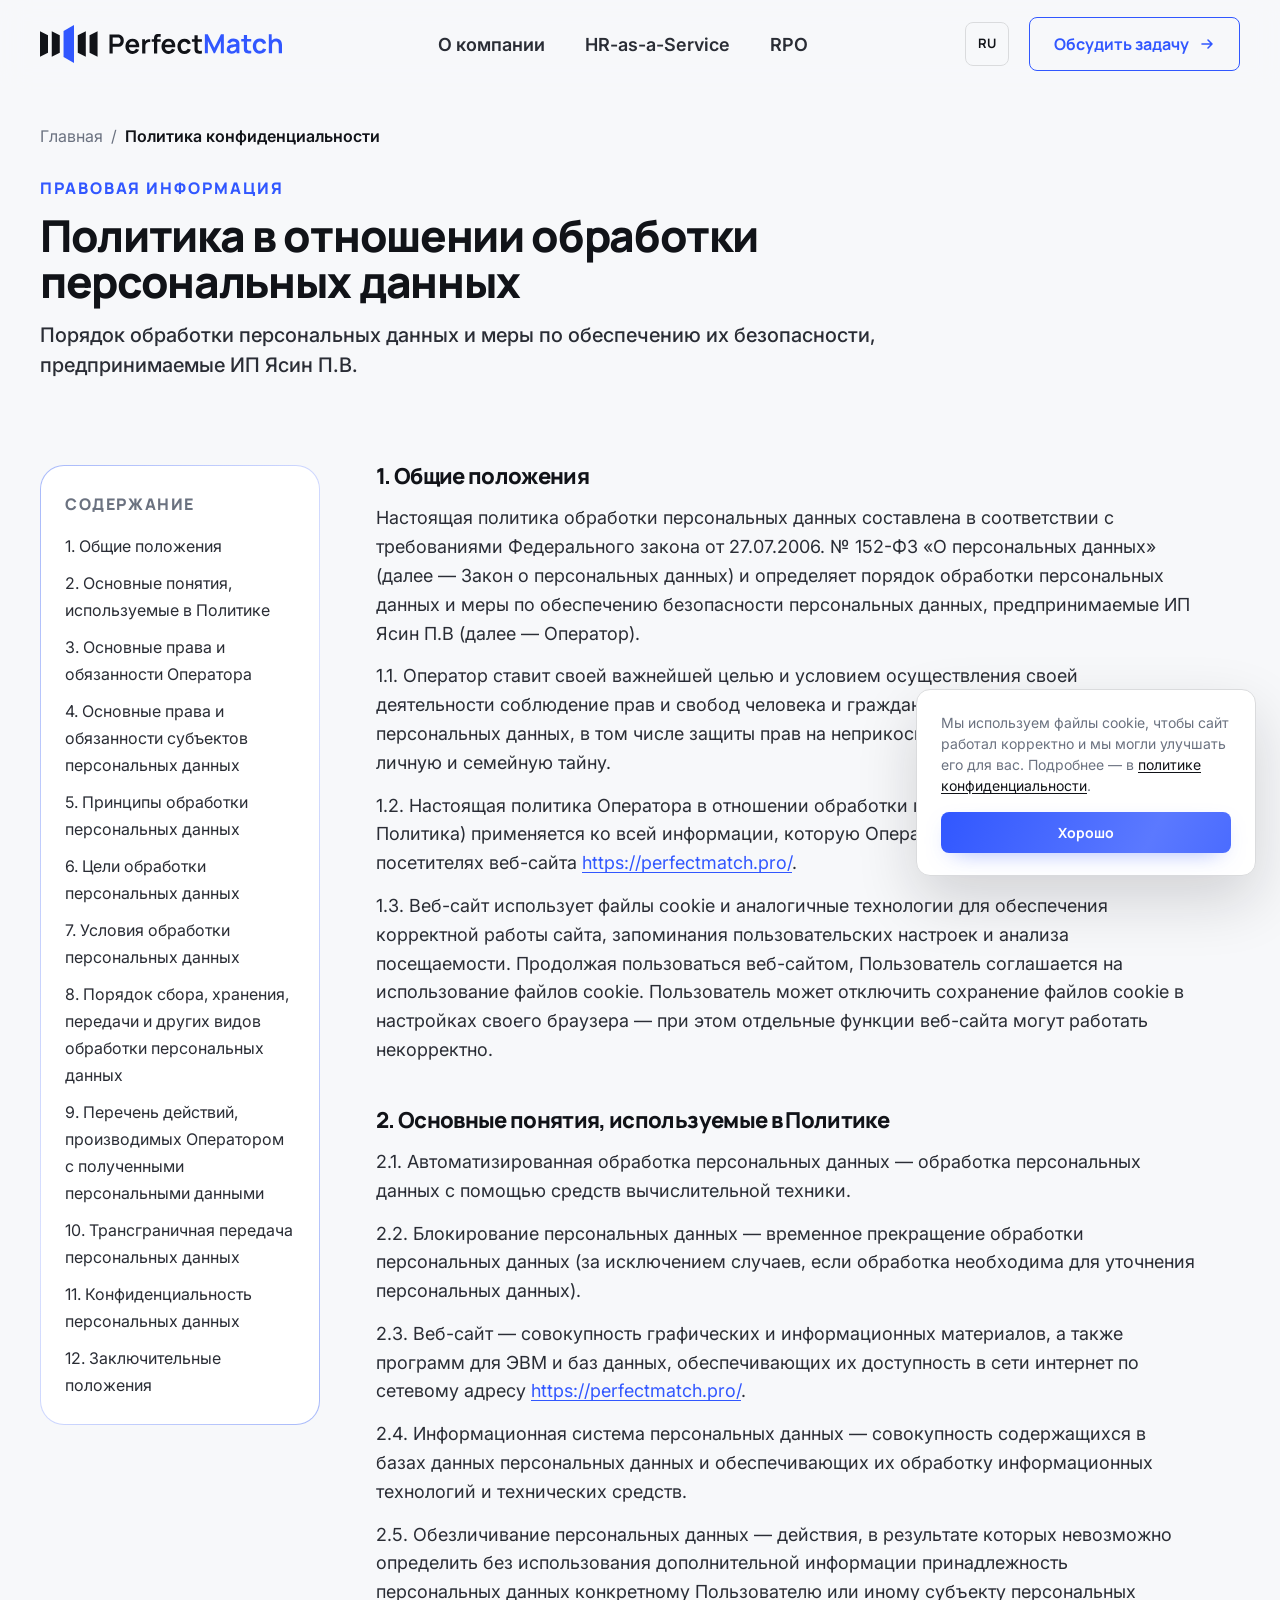
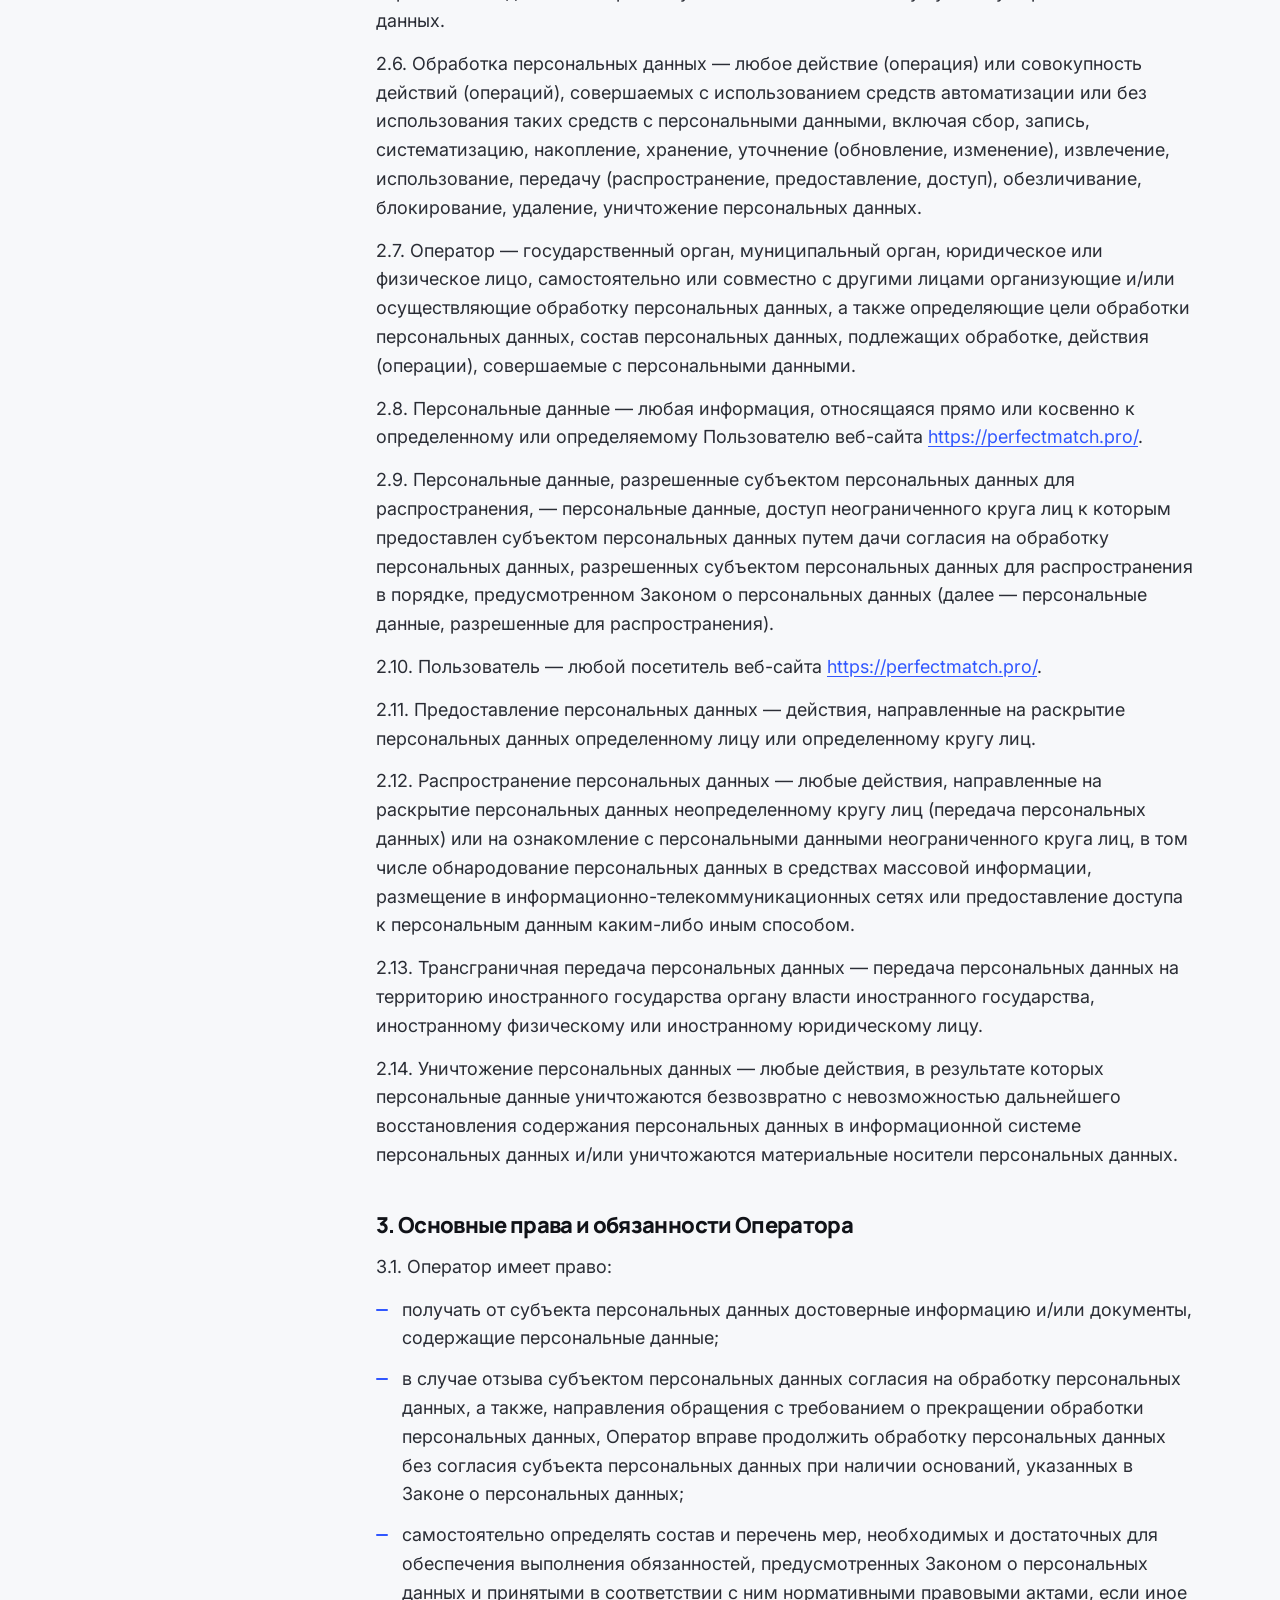
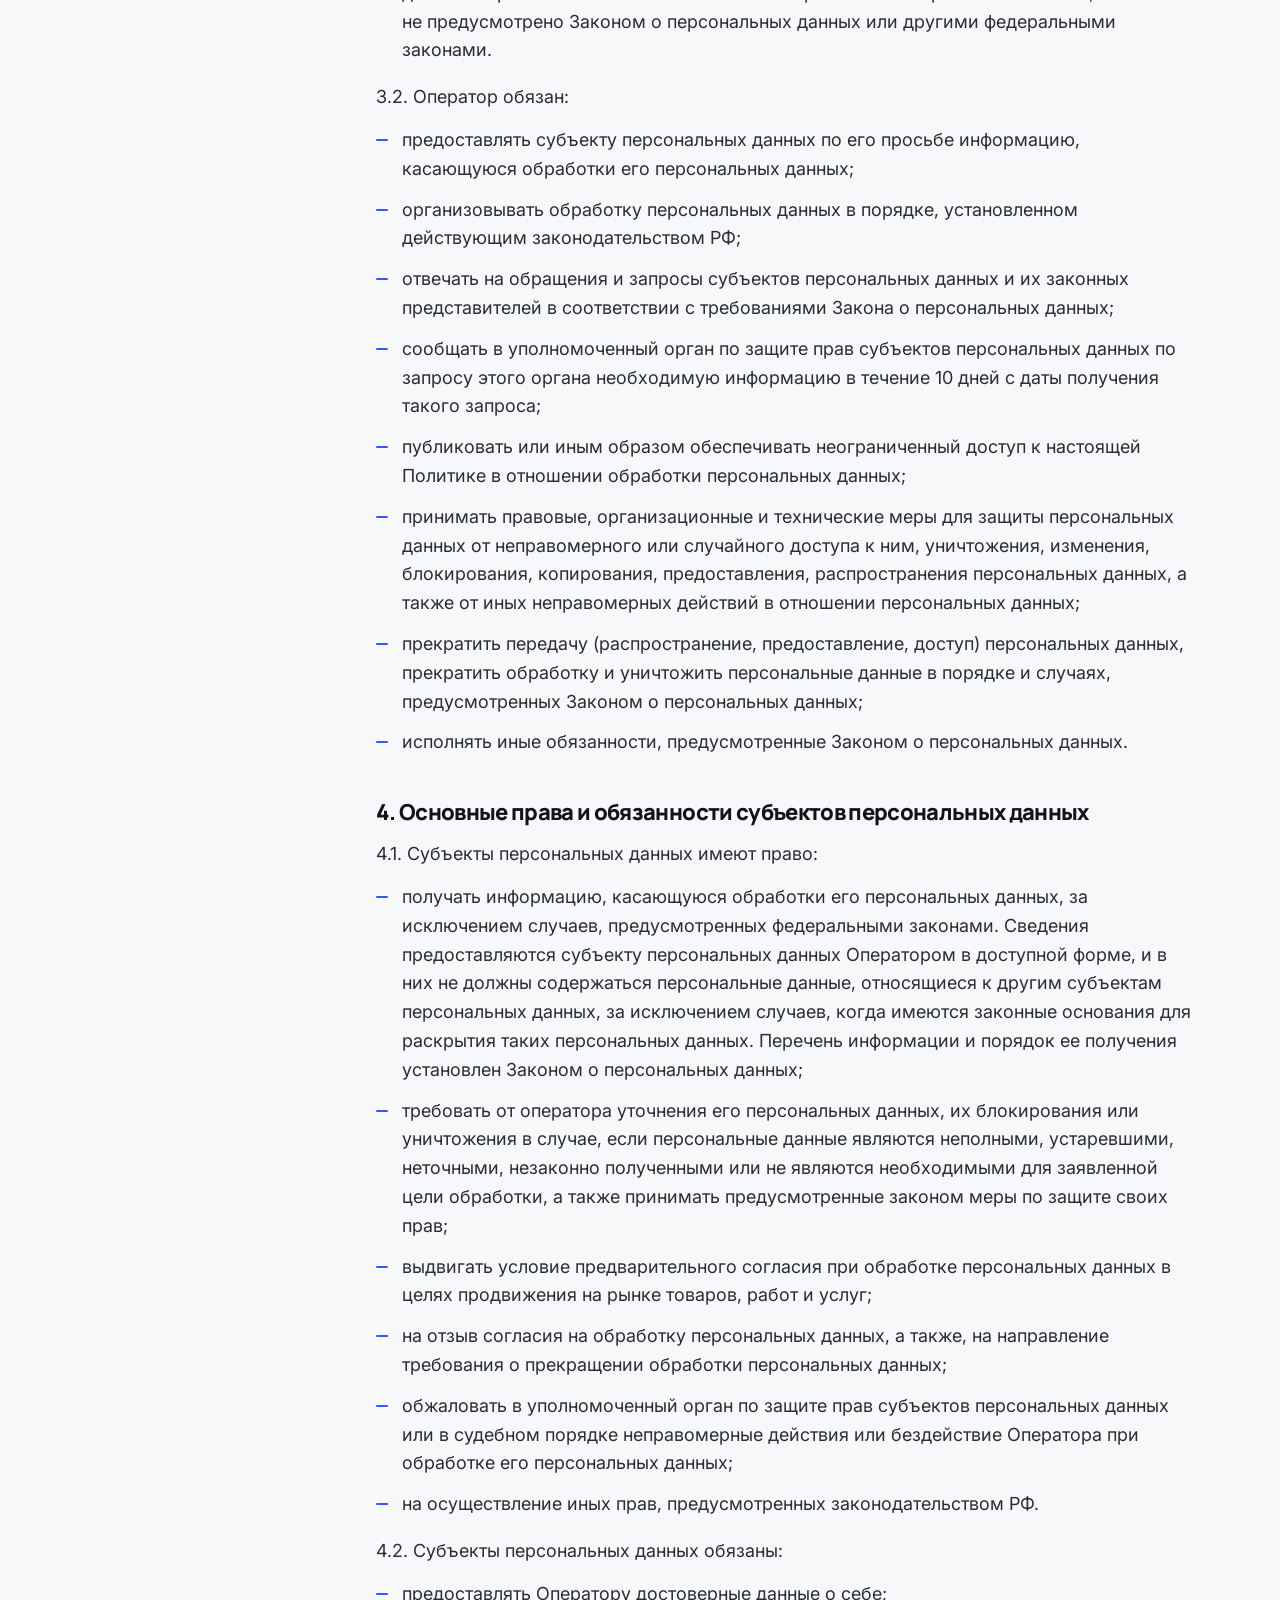
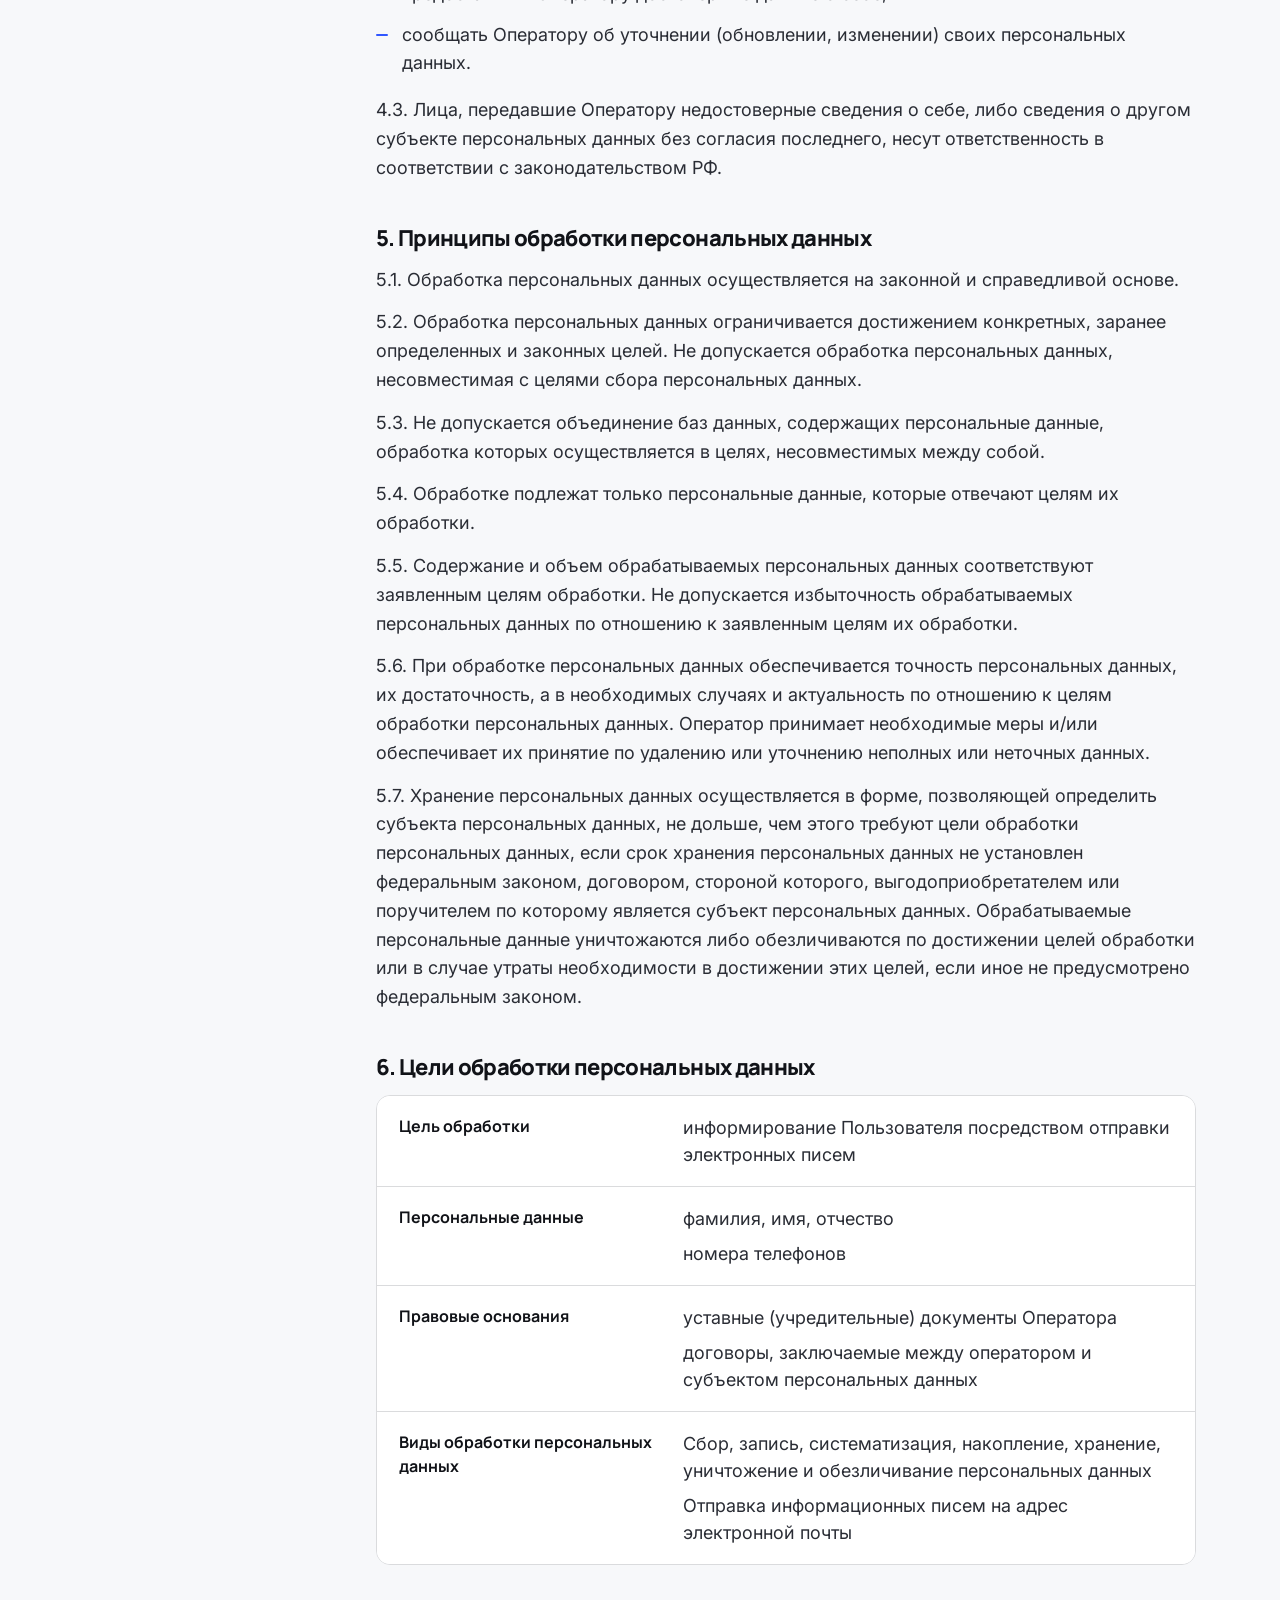
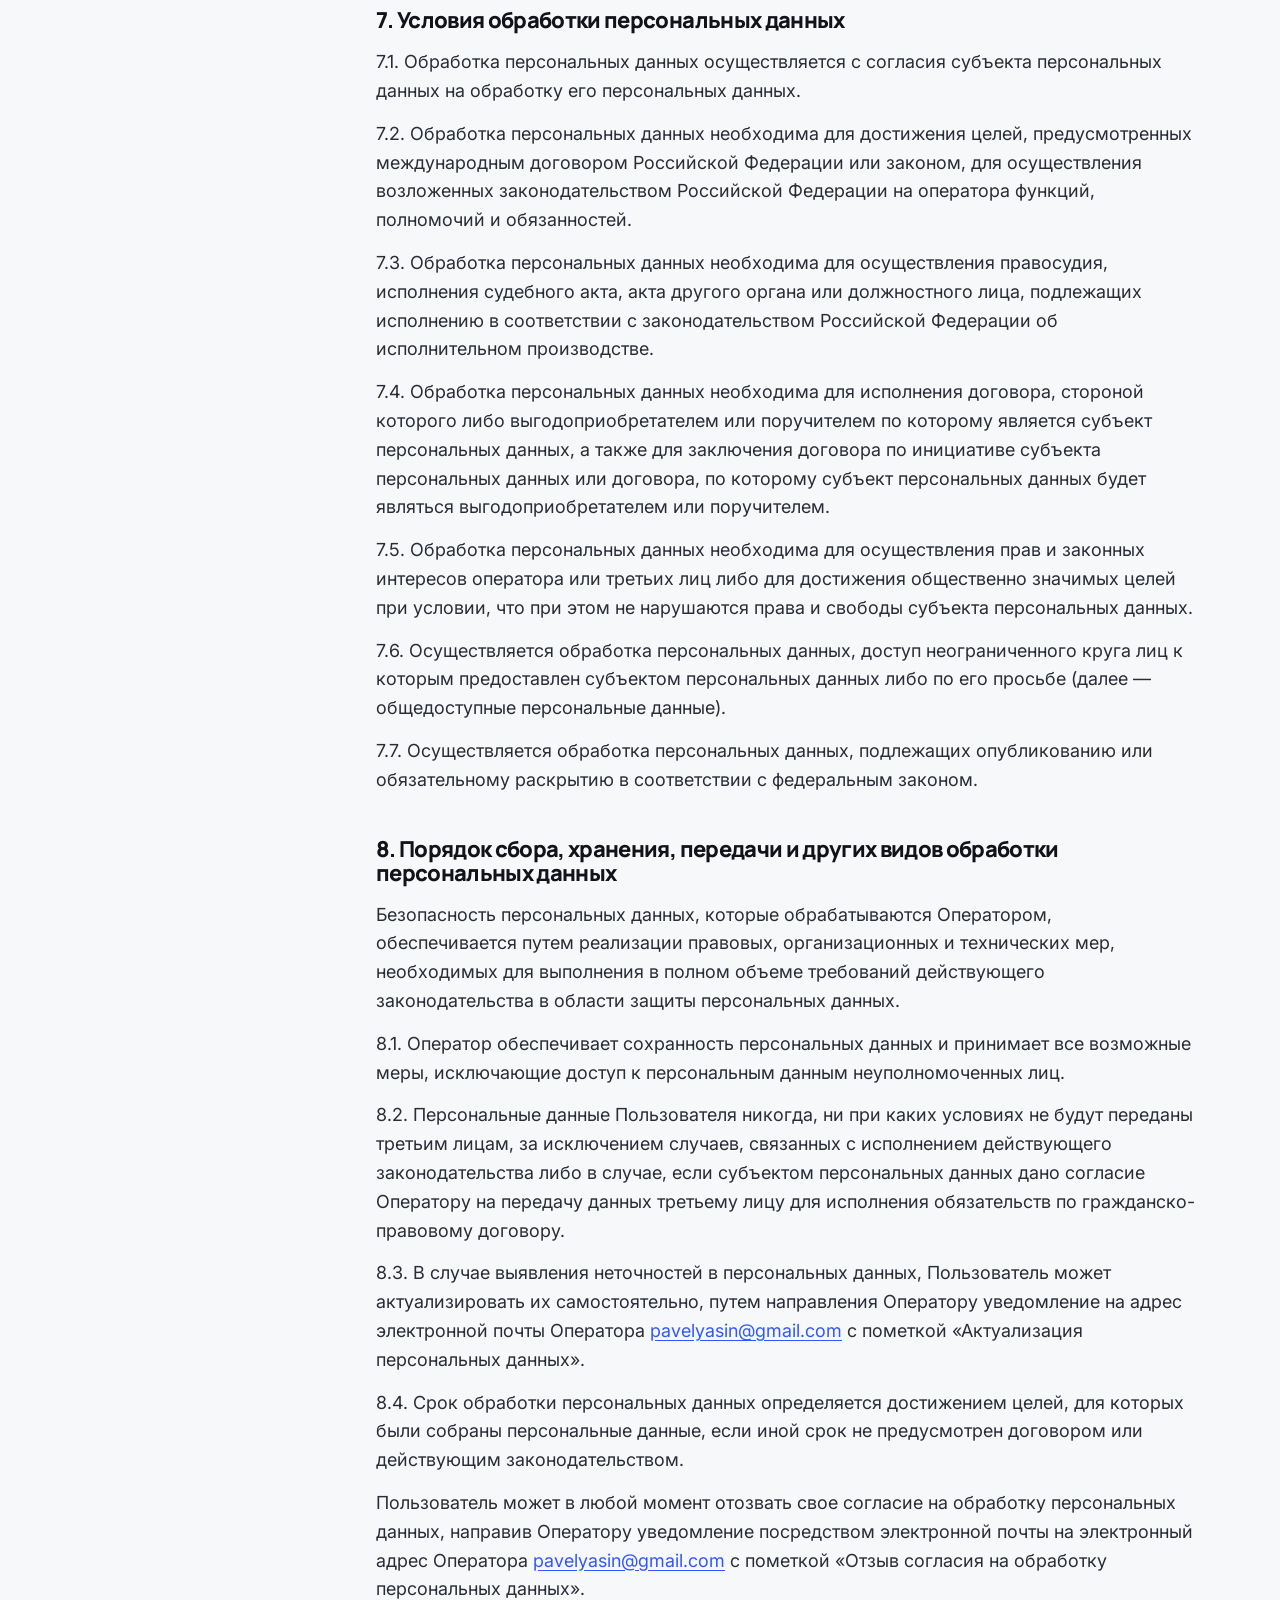
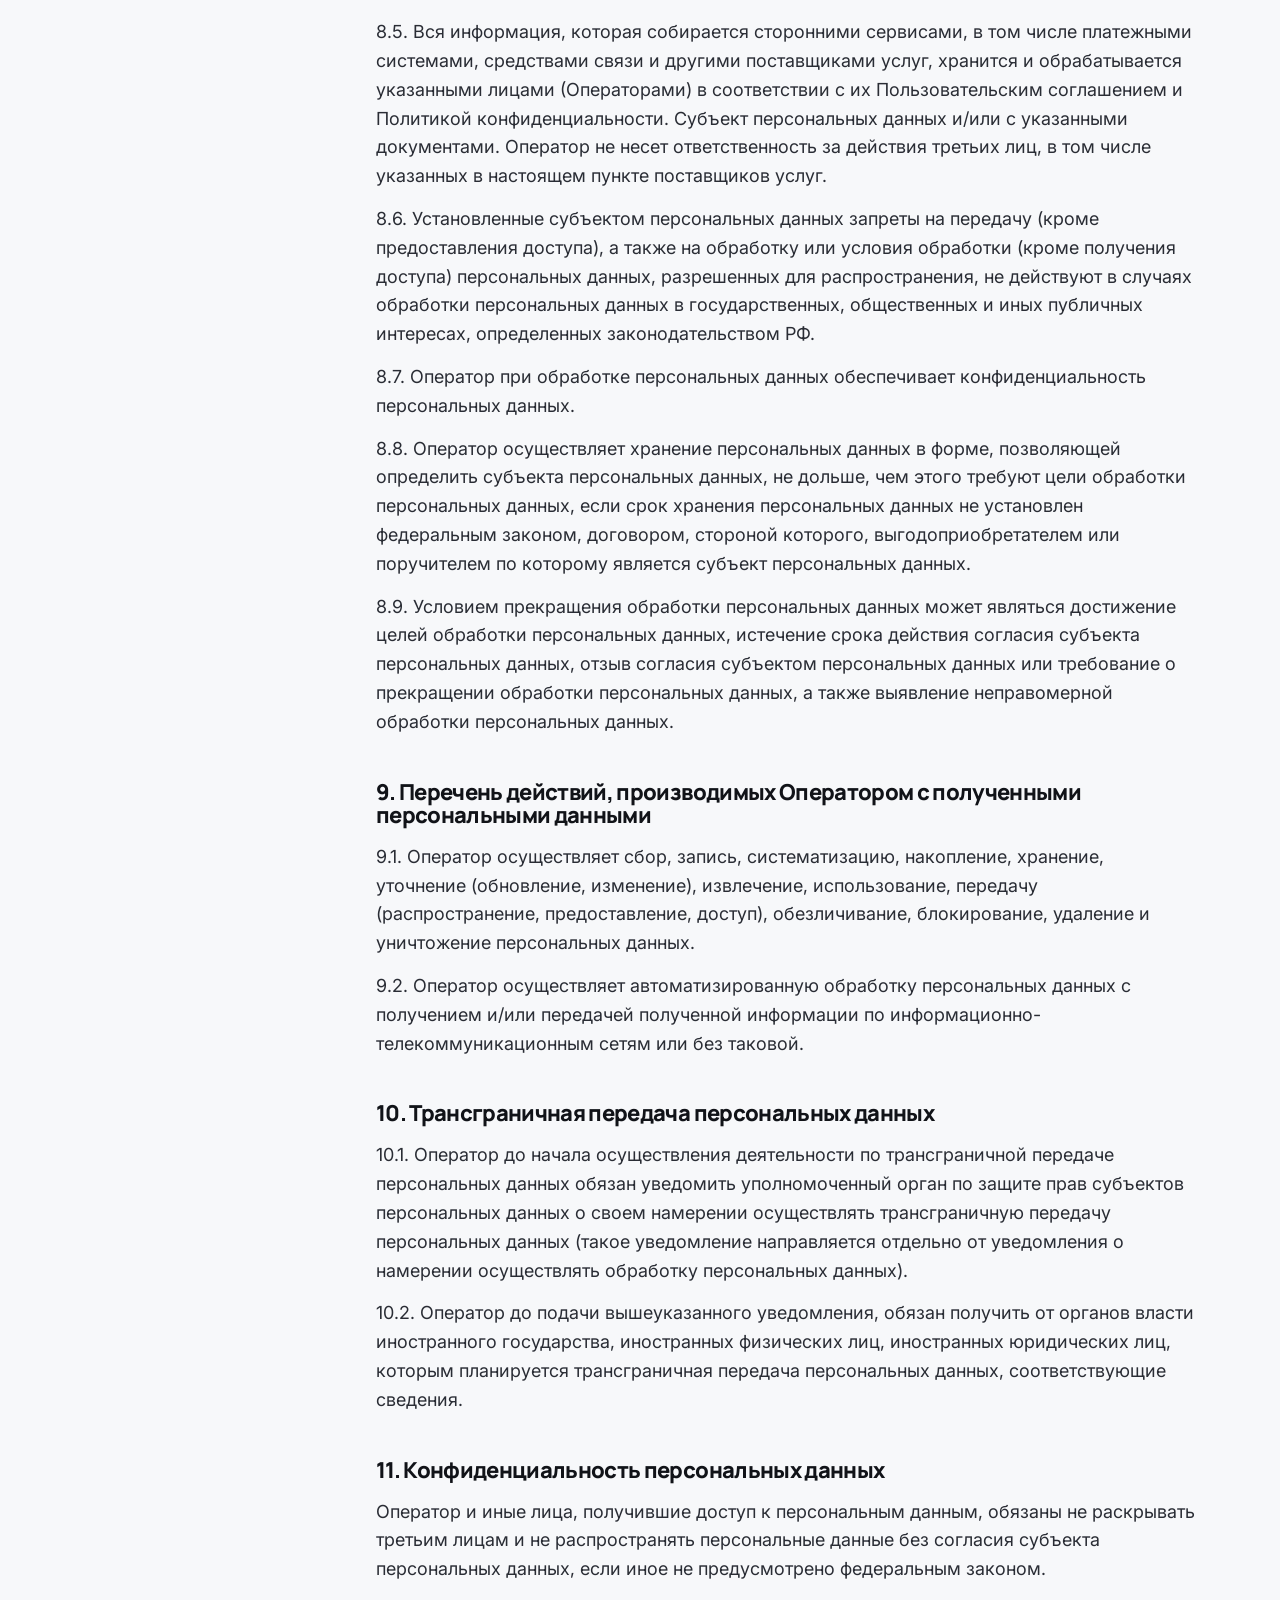
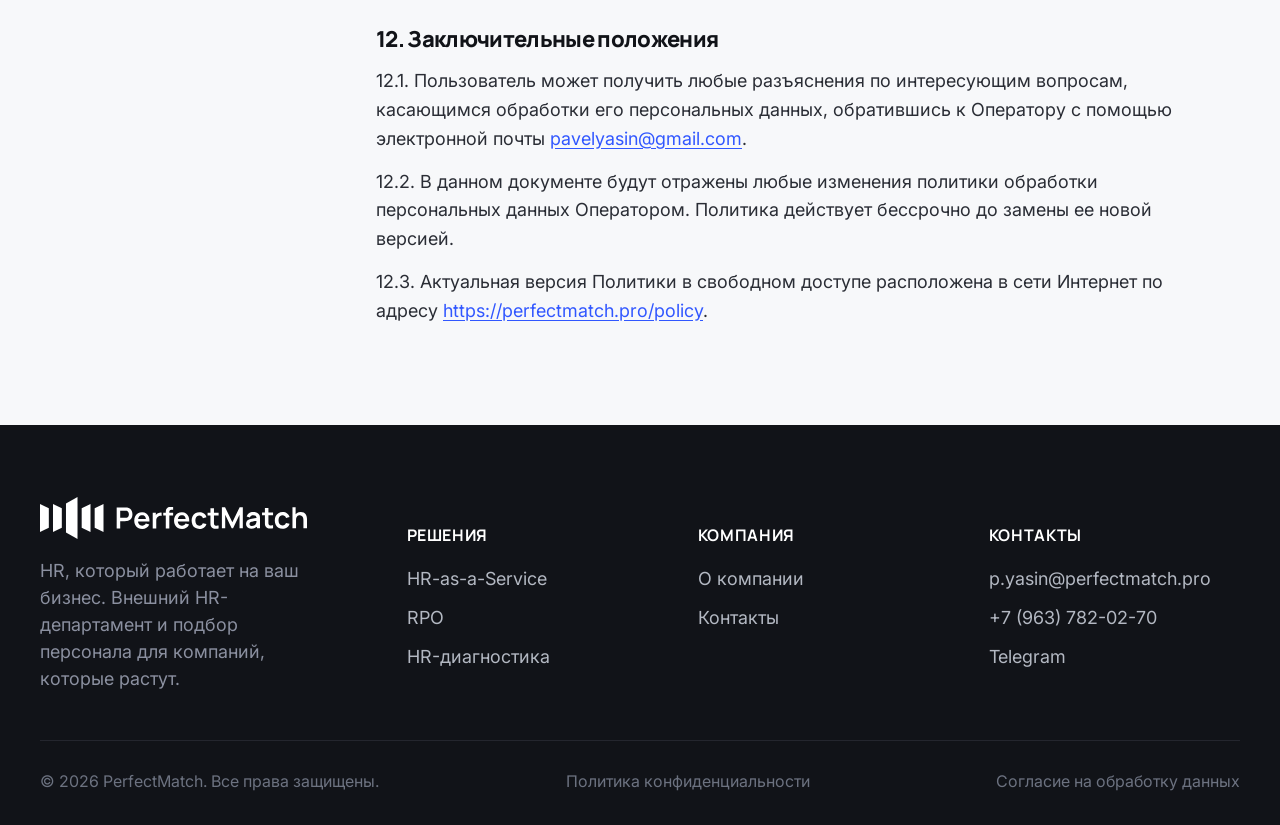
<file: policy.html>
<!DOCTYPE html>
<html lang="ru">
<head>
<meta charset="UTF-8">
<meta name="viewport" content="width=device-width, initial-scale=1.0">
<title>Политика в отношении обработки персональных данных | PerfectMatch</title>
<meta name="description" content="Политика в отношении обработки персональных данных PerfectMatch — порядок обработки и меры по обеспечению безопасности персональных данных.">
<link rel="canonical" href="https://perfectmatch.pro/policy.html">
<link rel="alternate" hreflang="ru" href="https://perfectmatch.pro/policy.html">
<link rel="alternate" hreflang="en" href="https://perfectmatch.pro/en/policy.html">
<link rel="alternate" hreflang="x-default" href="https://perfectmatch.pro/policy.html">
<meta property="og:type" content="website">
<meta property="og:site_name" content="PerfectMatch">
<meta property="og:title" content="Политика в отношении обработки персональных данных | PerfectMatch">
<meta property="og:description" content="Политика в отношении обработки персональных данных PerfectMatch — порядок обработки и меры по обеспечению безопасности персональных данных.">
<meta property="og:url" content="https://perfectmatch.pro/policy.html">
<meta property="og:image" content="https://perfectmatch.pro/assets/img/og-cover.png">
<meta property="og:image:width" content="1200">
<meta property="og:image:height" content="630">
<meta property="og:locale" content="ru_RU">
<meta name="twitter:card" content="summary_large_image">
<meta name="twitter:title" content="Политика в отношении обработки персональных данных | PerfectMatch">
<meta name="twitter:description" content="Политика в отношении обработки персональных данных PerfectMatch — порядок обработки и меры по обеспечению безопасности персональных данных.">
<meta name="twitter:image" content="https://perfectmatch.pro/assets/img/og-cover.png">
<meta name="robots" content="noindex">
<link rel="icon" type="image/png" sizes="32x32" href="assets/img/favicon-32.png">
<link rel="icon" type="image/png" sizes="16x16" href="assets/img/favicon-16.png">
<link rel="apple-touch-icon" sizes="180x180" href="assets/img/apple-touch-icon.png">
<link rel="preconnect" href="https://fonts.googleapis.com">
<link rel="preconnect" href="https://fonts.gstatic.com" crossorigin>
<link href="https://fonts.googleapis.com/css2?family=Inter:wght@400;500;600;700;800;900&family=Manrope:wght@600;700;800&display=swap" rel="stylesheet">
<link rel="stylesheet" href="assets/css/style.css?v=61">
</head>
<body>

<div class="preloader" id="preloader" role="status" aria-label="Загрузка">
  <svg class="preloader-logo" aria-hidden="true" viewBox="0 0 267 42" fill="none" xmlns="http://www.w3.org/2000/svg">
<path class="pl-bar" style="animation-delay:0s" d="M8.82956 11.2808V30.6598L0 35.0637V6.877L8.82956 11.2808Z" fill="#111318"/>
<path class="pl-bar" style="animation-delay:.12s" d="M21.8192 11.2808V30.6598L12.9896 35.0637V6.877L21.8192 11.2808Z" fill="#111318"/>
<path class="pl-bar" style="animation-delay:.24s" d="M25.9793 6.5527V35.3876L37.5256 41.9404V0L25.9793 6.5527Z" fill="#3157FF"/>
<path class="pl-bar" style="animation-delay:.36s" d="M41.6857 11.2808V30.6598L50.5153 35.0637V6.877L41.6857 11.2808Z" fill="#111318"/>
<path class="pl-bar" style="animation-delay:.48s" d="M54.6754 11.2808V30.6598L63.5049 35.0637V6.877L54.6754 11.2808Z" fill="#111318"/>
<path id="Vector" d="M178.605 31.507C177.561 31.7021 176.537 31.785 175.532 31.7558C174.537 31.7363 173.644 31.5558 172.854 31.2143C172.064 30.8631 171.464 30.3119 171.054 29.5606C170.693 28.8777 170.503 28.1801 170.483 27.4679C170.464 26.7557 170.454 25.9508 170.454 25.0532V11.3116H173.966V24.8484C173.966 25.4825 173.971 26.0386 173.981 26.5167C174 26.9947 174.103 27.385 174.288 27.6874C174.639 28.2728 175.2 28.5996 175.971 28.6679C176.742 28.7362 177.62 28.6972 178.605 28.5509V31.507ZM167.585 18.4678V15.7019H178.605V18.4678H167.585Z" fill="#111318"/>
<path id="Vector_2" d="M159.37 31.9461C157.741 31.9461 156.35 31.5851 155.199 30.8632C154.048 30.1315 153.165 29.1363 152.55 27.8778C151.945 26.6192 151.638 25.1948 151.628 23.6045C151.638 21.985 151.955 20.5508 152.579 19.302C153.214 18.0435 154.111 17.0581 155.272 16.3459C156.433 15.6239 157.814 15.2629 159.414 15.2629C161.209 15.2629 162.726 15.7166 163.965 16.6239C165.214 17.5215 166.028 18.7508 166.409 20.3118L162.897 21.263C162.624 20.4142 162.17 19.7557 161.536 19.2874C160.902 18.8093 160.18 18.5703 159.37 18.5703C158.453 18.5703 157.697 18.7898 157.101 19.2289C156.506 19.6581 156.067 20.2533 155.784 21.0143C155.501 21.7752 155.36 22.6387 155.36 23.6045C155.36 25.107 155.697 26.3216 156.37 27.2485C157.043 28.1753 158.043 28.6388 159.37 28.6388C160.306 28.6388 161.043 28.4241 161.58 27.9948C162.126 27.5656 162.536 26.946 162.809 26.1363L166.409 26.9412C165.921 28.5509 165.067 29.79 163.848 30.6583C162.628 31.5168 161.136 31.9461 159.37 31.9461Z" fill="#111318"/>
<path id="Vector_3" d="M142.085 31.9461C140.485 31.9461 139.08 31.5998 137.87 30.9071C136.66 30.2144 135.714 29.2534 135.031 28.0241C134.358 26.7948 134.021 25.3802 134.021 23.7801C134.021 22.0533 134.353 20.5557 135.016 19.2874C135.68 18.0093 136.602 17.0191 137.782 16.3166C138.963 15.6142 140.329 15.2629 141.88 15.2629C143.519 15.2629 144.909 15.6483 146.051 16.4191C147.202 17.18 148.056 18.2581 148.612 19.6533C149.168 21.0484 149.378 22.6923 149.241 24.585H145.743V23.2972C145.734 21.5801 145.431 20.3264 144.836 19.5362C144.241 18.7459 143.304 18.3508 142.026 18.3508C140.582 18.3508 139.509 18.7996 138.807 19.6972C138.104 20.585 137.753 21.8874 137.753 23.6045C137.753 25.2046 138.104 26.4436 138.807 27.3217C139.509 28.1997 140.534 28.6388 141.88 28.6388C142.748 28.6388 143.495 28.4485 144.119 28.068C144.753 27.6778 145.241 27.1168 145.582 26.3851L149.065 27.4387C148.461 28.8631 147.524 29.9705 146.256 30.7607C144.997 31.551 143.607 31.9461 142.085 31.9461ZM136.641 24.585V21.9216H147.514V24.585H136.641Z" fill="#111318"/>
<path id="Vector_4" d="M125.785 31.507V15.4531C125.785 15.0531 125.8 14.6141 125.829 14.1361C125.858 13.6482 125.941 13.1653 126.078 12.6873C126.214 12.2092 126.463 11.775 126.824 11.3848C127.273 10.8872 127.756 10.5458 128.273 10.3604C128.8 10.1653 129.317 10.0579 129.824 10.0384C130.332 10.0092 130.775 9.99453 131.156 9.99453H133.132V12.8629H131.302C130.629 12.8629 130.127 13.0336 129.795 13.3751C129.473 13.7068 129.312 14.1458 129.312 14.6922V31.507H125.785ZM123.239 18.4678V15.7019H133.132V18.4678H123.239Z" fill="#111318"/>
<path id="Vector_5" d="M112.719 31.5069V15.7018H115.836V19.5507L115.456 19.0531C115.651 18.5263 115.909 18.0482 116.231 17.6189C116.563 17.1799 116.958 16.8189 117.417 16.536C117.807 16.2726 118.236 16.0677 118.705 15.9214C119.183 15.7653 119.67 15.6726 120.168 15.6433C120.666 15.6043 121.149 15.6238 121.617 15.7018V18.9946C121.149 18.858 120.607 18.8141 119.992 18.8629C119.388 18.9116 118.841 19.0824 118.353 19.3751C117.866 19.6385 117.466 19.9751 117.153 20.3848C116.851 20.7946 116.627 21.2629 116.48 21.7897C116.334 22.3068 116.261 22.8678 116.261 23.4727V31.5069H112.719Z" fill="#111318"/>
<path id="Vector_6" d="M102.298 31.9461C100.698 31.9461 99.2928 31.5998 98.083 30.9071C96.8732 30.2144 95.9269 29.2534 95.2439 28.0241C94.5708 26.7948 94.2342 25.3802 94.2342 23.7801C94.2342 22.0533 94.5659 20.5557 95.2293 19.2874C95.8927 18.0093 96.8147 17.0191 97.9952 16.3166C99.1757 15.6142 100.542 15.2629 102.093 15.2629C103.732 15.2629 105.122 15.6483 106.264 16.4191C107.415 17.18 108.269 18.2581 108.825 19.6533C109.381 21.0484 109.59 22.6923 109.454 24.585H105.956V23.2972C105.947 21.5801 105.644 20.3264 105.049 19.5362C104.454 18.7459 103.517 18.3508 102.239 18.3508C100.795 18.3508 99.7221 18.7996 99.0196 19.6972C98.3172 20.585 97.9659 21.8874 97.9659 23.6045C97.9659 25.2046 98.3172 26.4436 99.0196 27.3217C99.7221 28.1997 100.746 28.6388 102.093 28.6388C102.961 28.6388 103.707 28.4485 104.332 28.068C104.966 27.6778 105.454 27.1168 105.795 26.3851L109.278 27.4387C108.673 28.8631 107.737 29.9705 106.469 30.7607C105.21 31.551 103.82 31.9461 102.298 31.9461ZM96.8537 24.585V21.9216H107.727V24.585H96.8537Z" fill="#111318"/>
<path id="Vector_7" d="M76.6763 31.5069V10.4335H85.3838C85.5887 10.4335 85.8521 10.4432 86.174 10.4627C86.496 10.4725 86.7936 10.5018 87.0667 10.5505C88.2863 10.7359 89.2912 11.1408 90.0814 11.7652C90.8814 12.3896 91.4717 13.1798 91.8522 14.136C92.2424 15.0823 92.4375 16.136 92.4375 17.297C92.4375 18.4482 92.2424 19.5019 91.8522 20.458C91.4619 21.4044 90.8668 22.1897 90.0668 22.8141C89.2765 23.4385 88.2765 23.8434 87.0667 24.0288C86.7936 24.0678 86.4911 24.0971 86.1594 24.1166C85.8374 24.1361 85.5789 24.1459 85.3838 24.1459H80.2032V31.5069H76.6763ZM80.2032 20.8531H85.2374C85.4326 20.8531 85.6521 20.8434 85.896 20.8239C86.1399 20.8044 86.3643 20.7653 86.5692 20.7068C87.1545 20.5604 87.6131 20.3019 87.9448 19.9312C88.2863 19.5604 88.5253 19.1409 88.6619 18.6726C88.8082 18.2043 88.8814 17.7458 88.8814 17.297C88.8814 16.8482 88.8082 16.3897 88.6619 15.9214C88.5253 15.4433 88.2863 15.0189 87.9448 14.6482C87.6131 14.2774 87.1545 14.0189 86.5692 13.8725C86.3643 13.814 86.1399 13.7799 85.896 13.7701C85.6521 13.7506 85.4326 13.7408 85.2374 13.7408H80.2032V20.8531Z" fill="#111318"/>
<path id="Vector_8" d="M263.429 31.2877V23.6778C263.429 23.1802 263.395 22.629 263.327 22.0241C263.258 21.4192 263.097 20.8387 262.844 20.2826C262.6 19.7168 262.229 19.2533 261.732 18.8924C261.244 18.5314 260.58 18.3509 259.741 18.3509C259.293 18.3509 258.849 18.4241 258.41 18.5704C257.971 18.7168 257.571 18.9704 257.21 19.3314C256.858 19.6826 256.575 20.1704 256.361 20.7948C256.146 21.4095 256.039 22.1997 256.039 23.1656L253.946 22.2729C253.946 20.9265 254.205 19.707 254.722 18.6143C255.249 17.5216 256.019 16.6533 257.034 16.0094C258.049 15.3557 259.297 15.0289 260.78 15.0289C261.951 15.0289 262.917 15.224 263.678 15.6143C264.439 16.0045 265.044 16.5021 265.493 17.107C265.941 17.7119 266.273 18.3558 266.488 19.0387C266.702 19.7216 266.839 20.3704 266.898 20.9851C266.966 21.59 267 22.0827 267 22.4632V31.2877H263.429ZM252.468 31.2877V10.2142H255.614V21.307H256.039V31.2877H252.468Z" fill="#3157FF"/>
<path id="Vector_9" d="M242.526 31.7266C240.896 31.7266 239.506 31.3656 238.355 30.6437C237.204 29.912 236.321 28.9168 235.706 27.6583C235.101 26.3997 234.794 24.9753 234.784 23.385C234.794 21.7655 235.111 20.3313 235.735 19.0825C236.369 17.824 237.267 16.8386 238.428 16.1264C239.589 15.4044 240.97 15.0434 242.57 15.0434C244.365 15.0434 245.882 15.4971 247.121 16.4044C248.37 17.302 249.184 18.5313 249.565 20.0923L246.053 21.0435C245.779 20.1947 245.326 19.5362 244.692 19.0679C244.057 18.5898 243.335 18.3508 242.526 18.3508C241.609 18.3508 240.852 18.5703 240.257 19.0094C239.662 19.4386 239.223 20.0338 238.94 20.7947C238.657 21.5557 238.516 22.4192 238.516 23.385C238.516 24.8875 238.852 26.1021 239.526 27.029C240.199 27.9558 241.199 28.4192 242.526 28.4192C243.462 28.4192 244.199 28.2046 244.735 27.7753C245.282 27.3461 245.692 26.7265 245.965 25.9168L249.565 26.7217C249.077 28.3314 248.223 29.5705 247.004 30.4388C245.784 31.2973 244.292 31.7266 242.526 31.7266Z" fill="#3157FF"/>
<path id="Vector_10" d="M233.064 31.2877C232.02 31.4828 230.995 31.5658 229.991 31.5365C228.995 31.517 228.103 31.3365 227.312 30.995C226.522 30.6438 225.922 30.0926 225.512 29.3413C225.151 28.6584 224.961 27.9608 224.942 27.2486C224.922 26.5364 224.912 25.7315 224.912 24.834V11.0923H228.425V24.6291C228.425 25.2632 228.43 25.8193 228.439 26.2974C228.459 26.7755 228.561 27.1657 228.747 27.4681C229.098 28.0535 229.659 28.3804 230.43 28.4486C231.2 28.5169 232.078 28.4779 233.064 28.3316V31.2877ZM222.044 18.2485V15.4826H233.064V18.2485H222.044Z" fill="#3157FF"/>
<path id="Vector_11" d="M211.356 31.7266C210.215 31.7266 209.249 31.512 208.458 31.0827C207.668 30.6437 207.068 30.0632 206.658 29.3412C206.258 28.6193 206.058 27.8241 206.058 26.9558C206.058 26.1948 206.185 25.5119 206.439 24.907C206.693 24.2924 207.083 23.7655 207.61 23.3265C208.136 22.8777 208.819 22.5118 209.658 22.2289C210.293 22.024 211.034 21.8387 211.883 21.6728C212.741 21.507 213.668 21.3557 214.663 21.2191C215.668 21.0728 216.717 20.9167 217.81 20.7508L216.551 21.4679C216.561 20.3752 216.317 19.5703 215.819 19.0533C215.322 18.5362 214.483 18.2776 213.302 18.2776C212.59 18.2776 211.902 18.4435 211.239 18.7752C210.576 19.1069 210.112 19.6777 209.849 20.4874L206.629 19.4777C207.019 18.141 207.761 17.0679 208.854 16.2581C209.956 15.4483 211.439 15.0434 213.302 15.0434C214.707 15.0434 215.941 15.2727 217.005 15.7313C218.078 16.1898 218.873 16.941 219.39 17.9849C219.673 18.5411 219.844 19.1118 219.902 19.6972C219.961 20.2728 219.99 20.9021 219.99 21.585V31.2876H216.902V27.8631L217.415 28.4192C216.702 29.5607 215.868 30.3998 214.912 30.9364C213.966 31.4632 212.78 31.7266 211.356 31.7266ZM212.058 28.9168C212.858 28.9168 213.541 28.7754 214.107 28.4924C214.673 28.2095 215.122 27.8631 215.454 27.4534C215.795 27.0436 216.024 26.6582 216.141 26.2973C216.327 25.8485 216.429 25.3363 216.449 24.7607C216.478 24.1753 216.493 23.7021 216.493 23.3411L217.576 23.6631C216.512 23.8289 215.6 23.9753 214.839 24.1021C214.078 24.2289 213.424 24.3509 212.878 24.468C212.332 24.5753 211.849 24.6972 211.429 24.8338C211.019 24.9802 210.673 25.1509 210.39 25.346C210.107 25.5412 209.888 25.7655 209.732 26.0192C209.585 26.2729 209.512 26.5704 209.512 26.9119C209.512 27.3022 209.61 27.6485 209.805 27.9509C210 28.2436 210.283 28.4778 210.654 28.6534C211.034 28.829 211.502 28.9168 212.058 28.9168Z" fill="#3157FF"/>
<path id="Vector_12" d="M181.898 31.2877V10.2142H185.074L192.361 25.1413L199.649 10.2142H202.825V31.2877H199.532V17.7802L193.064 31.2877H191.659L185.205 17.7802V31.2877H181.898Z" fill="#3157FF"/>
</svg>
</div>
<div class="modal-overlay" id="requestModal">
  <div class="modal-dialog" role="dialog" aria-modal="true" aria-labelledby="modalFormTitle">
    <button type="button" class="modal-close" aria-label="Закрыть">
      <svg width="16" height="16" viewBox="0 0 16 16" fill="none"><path d="M3 3L13 13M13 3L3 13" stroke="currentColor" stroke-width="1.8" stroke-linecap="round"/></svg>
    </button>

    <form class="request-form modal-form" novalidate>
      <div class="rf-head">
        <h3 id="modalFormTitle">Оставить заявку</h3>
        <p>Заполним пару полей — остальное обсудим при разговоре.</p>
      </div>

      <div class="field">
        <label for="modal-rf-name">Ваше имя</label>
        <input type="text" id="modal-rf-name" name="name" placeholder="Как к вам обращаться" autocomplete="name" required>
        <span class="field-error">Укажите, как к вам обращаться</span>
      </div>

      <div class="field">
        <label for="modal-rf-contact">Телефон или e-mail</label>
        <input type="text" id="modal-rf-contact" name="contact" placeholder="+7 (900) 000-00-00 или mail@company.ru" autocomplete="tel" required>
        <span class="field-error">Оставьте телефон или почту для связи</span>
      </div>

      <label class="field-check">
        <input type="checkbox" name="consent" required>
        <span class="box"><svg width="12" height="12" viewBox="0 0 14 14" fill="none"><path d="M2.5 7.5L5.5 10.5L11.5 4" stroke="currentColor" stroke-width="2.2" stroke-linecap="round" stroke-linejoin="round"/></svg></span>
        <span class="check-text">Я даю согласие на обработку персональных данных на условиях <a href="consent.html" target="_blank" rel="noopener" class="policy-link">Согласия на обработку персональных данных</a> и соглашаюсь с <a href="policy.html" target="_blank" rel="noopener" class="policy-link">политикой конфиденциальности</a></span>
      </label>
      <span class="field-error consent-error">Нужно согласие на обработку данных</span>

      <button type="submit" class="btn btn-primary btn-lg rf-submit">
        Отправить заявку
        <svg width="16" height="16" viewBox="0 0 16 16" fill="none"><path d="M3 8H13M13 8L9 4M13 8L9 12" stroke="currentColor" stroke-width="1.6" stroke-linecap="round" stroke-linejoin="round"/></svg>
      </button>

      <p class="rf-note">Время ответа в среднем около одного часа</p>
          <p class="rf-error" hidden>Не удалось отправить заявку. Напишите нам на <a href="mailto:p.yasin@perfectmatch.pro">p.yasin@perfectmatch.pro</a> — ответим так же быстро.</p>

      <div class="rf-success" hidden>
        <div class="rf-success-icon"><svg width="26" height="26" viewBox="0 0 24 24" fill="none"><path d="M5 12.5l4.5 4.5L19 7.5" stroke="currentColor" stroke-width="2.2" stroke-linecap="round" stroke-linejoin="round"/></svg></div>
        <strong>Заявка отправлена</strong>
        <p>Заявку получили и уже передали команде — ответим в течение часа.</p>
      </div>
    </form>
  </div>
</div>

<div class="cookie-notice" id="cookieNotice" role="dialog" aria-live="polite" hidden>
  <p>Мы используем файлы cookie, чтобы сайт работал корректно и мы могли улучшать его для вас. Подробнее — в <a href="policy.html" target="_blank" rel="noopener">политике конфиденциальности</a>.</p>
  <div class="cookie-notice-actions">
    <button type="button" class="btn btn-primary cookie-accept">Хорошо</button>
  </div>
</div>

<header class="site-header">
  <div class="container">
    <a href="index.html" class="logo">
      <img src="assets/img/logo-lockup-dark.svg" alt="PerfectMatch" class="logo-lockup">
      <img src="assets/img/logo-mark-dark.svg" alt="PerfectMatch" class="logo-mark-only">
    </a>
    <nav class="main-nav">
      <a href="index.html#about">О компании</a>
      <a href="hr-as-a-service.html">HR-as-a-Service</a>
      <a href="rpo.html">RPO</a>
    </nav>
    <div class="header-cta">
      <a href="/en/policy.html" class="lang-toggle" aria-label="Переключить язык">RU</a>
      <a href="#contact" class="btn btn-outline" data-modal-trigger>
        <span class="btn-label-full">Обсудить задачу</span>
        <svg width="16" height="16" viewBox="0 0 16 16" fill="none"><path d="M3 8H13M13 8L9 4M13 8L9 12" stroke="currentColor" stroke-width="1.6" stroke-linecap="round" stroke-linejoin="round"/></svg>
      </a>
      <button class="nav-toggle" aria-label="Открыть меню"><span></span></button>
    </div>
  </div>
</header>

<div class="mobile-nav">
  <a href="index.html#about">О компании</a>
  <a href="hr-as-a-service.html">HR-as-a-Service</a>
  <a href="rpo.html">RPO</a>
  <a href="#contact" class="btn btn-primary" data-modal-trigger>
    Обсудить задачу
    <svg width="16" height="16" viewBox="0 0 16 16" fill="none"><path d="M3 8H13M13 8L9 4M13 8L9 12" stroke="currentColor" stroke-width="1.6" stroke-linecap="round" stroke-linejoin="round"/></svg>
  </a>
</div>

<main>

  <!-- PAGE HERO -->
  <section class="page-hero doc-hero">
    <div class="container">
      <div class="breadcrumb reveal">
        <a href="index.html">Главная</a>
        <span>/</span>
        <span class="current">Политика конфиденциальности</span>
      </div>
      <div class="doc-head reveal">
        <div class="eyebrow">Правовая информация</div>
        <h1>Политика в отношении обработки персональных данных</h1>
        <p class="lead lead-main">Порядок обработки персональных данных и меры по обеспечению их безопасности, предпринимаемые ИП Ясин П.В.</p>
      </div>
    </div>
  </section>

  <!-- DOCUMENT -->
  <section class="doc-section">
    <div class="container">
      <div class="doc-layout">

        <aside class="doc-toc reveal">
          <div class="doc-toc-title">Содержание</div>
          <ul>
          <li><a href="#sec-1">1. Общие положения</a></li>
          <li><a href="#sec-2">2. Основные понятия, используемые в Политике</a></li>
          <li><a href="#sec-3">3. Основные права и обязанности Оператора</a></li>
          <li><a href="#sec-4">4. Основные права и обязанности субъектов персональных данных</a></li>
          <li><a href="#sec-5">5. Принципы обработки персональных данных</a></li>
          <li><a href="#sec-6">6. Цели обработки персональных данных</a></li>
          <li><a href="#sec-7">7. Условия обработки персональных данных</a></li>
          <li><a href="#sec-8">8. Порядок сбора, хранения, передачи и других видов обработки персональных данных</a></li>
          <li><a href="#sec-9">9. Перечень действий, производимых Оператором с полученными персональными данными</a></li>
          <li><a href="#sec-10">10. Трансграничная передача персональных данных</a></li>
          <li><a href="#sec-11">11. Конфиденциальность персональных данных</a></li>
          <li><a href="#sec-12">12. Заключительные положения</a></li>
          </ul>
        </aside>

        <article class="doc-body reveal">
        <h2 id="sec-1">1. Общие положения</h2>
        <p>Настоящая политика обработки персональных данных составлена в соответствии с требованиями Федерального закона от 27.07.2006. № 152-ФЗ «О персональных данных» (далее — Закон о персональных данных) и определяет порядок обработки персональных данных и меры по обеспечению безопасности персональных данных, предпринимаемые ИП Ясин П.В (далее — Оператор).</p>
        <p>1.1. Оператор ставит своей важнейшей целью и условием осуществления своей деятельности соблюдение прав и свобод человека и гражданина при обработке его персональных данных, в том числе защиты прав на неприкосновенность частной жизни, личную и семейную тайну.</p>
        <p>1.2. Настоящая политика Оператора в отношении обработки персональных данных (далее — Политика) применяется ко всей информации, которую Оператор может получить о посетителях веб-сайта <a href="https://perfectmatch.pro/" target="_blank" rel="noopener">https://perfectmatch.pro/</a>.</p>
        <p>1.3. Веб-сайт использует файлы cookie и аналогичные технологии для обеспечения корректной работы сайта, запоминания пользовательских настроек и анализа посещаемости. Продолжая пользоваться веб-сайтом, Пользователь соглашается на использование файлов cookie. Пользователь может отключить сохранение файлов cookie в настройках своего браузера — при этом отдельные функции веб-сайта могут работать некорректно.</p>
        <h2 id="sec-2">2. Основные понятия, используемые в Политике</h2>
        <p>2.1. Автоматизированная обработка персональных данных — обработка персональных данных с помощью средств вычислительной техники.</p>
        <p>2.2. Блокирование персональных данных — временное прекращение обработки персональных данных (за исключением случаев, если обработка необходима для уточнения персональных данных).</p>
        <p>2.3. Веб-сайт — совокупность графических и информационных материалов, а также программ для ЭВМ и баз данных, обеспечивающих их доступность в сети интернет по сетевому адресу <a href="https://perfectmatch.pro/" target="_blank" rel="noopener">https://perfectmatch.pro/</a>.</p>
        <p>2.4. Информационная система персональных данных — совокупность содержащихся в базах данных персональных данных и обеспечивающих их обработку информационных технологий и технических средств.</p>
        <p>2.5. Обезличивание персональных данных — действия, в результате которых невозможно определить без использования дополнительной информации принадлежность персональных данных конкретному Пользователю или иному субъекту персональных данных.</p>
        <p>2.6. Обработка персональных данных — любое действие (операция) или совокупность действий (операций), совершаемых с использованием средств автоматизации или без использования таких средств с персональными данными, включая сбор, запись, систематизацию, накопление, хранение, уточнение (обновление, изменение), извлечение, использование, передачу (распространение, предоставление, доступ), обезличивание, блокирование, удаление, уничтожение персональных данных.</p>
        <p>2.7. Оператор — государственный орган, муниципальный орган, юридическое или физическое лицо, самостоятельно или совместно с другими лицами организующие и/или осуществляющие обработку персональных данных, а также определяющие цели обработки персональных данных, состав персональных данных, подлежащих обработке, действия (операции), совершаемые с персональными данными.</p>
        <p>2.8. Персональные данные — любая информация, относящаяся прямо или косвенно к определенному или определяемому Пользователю веб-сайта <a href="https://perfectmatch.pro/" target="_blank" rel="noopener">https://perfectmatch.pro/</a>.</p>
        <p>2.9. Персональные данные, разрешенные субъектом персональных данных для распространения, — персональные данные, доступ неограниченного круга лиц к которым предоставлен субъектом персональных данных путем дачи согласия на обработку персональных данных, разрешенных субъектом персональных данных для распространения в порядке, предусмотренном Законом о персональных данных (далее — персональные данные, разрешенные для распространения).</p>
        <p>2.10. Пользователь — любой посетитель веб-сайта <a href="https://perfectmatch.pro/" target="_blank" rel="noopener">https://perfectmatch.pro/</a>.</p>
        <p>2.11. Предоставление персональных данных — действия, направленные на раскрытие персональных данных определенному лицу или определенному кругу лиц.</p>
        <p>2.12. Распространение персональных данных — любые действия, направленные на раскрытие персональных данных неопределенному кругу лиц (передача персональных данных) или на ознакомление с персональными данными неограниченного круга лиц, в том числе обнародование персональных данных в средствах массовой информации, размещение в информационно-телекоммуникационных сетях или предоставление доступа к персональным данным каким-либо иным способом.</p>
        <p>2.13. Трансграничная передача персональных данных — передача персональных данных на территорию иностранного государства органу власти иностранного государства, иностранному физическому или иностранному юридическому лицу.</p>
        <p>2.14. Уничтожение персональных данных — любые действия, в результате которых персональные данные уничтожаются безвозвратно с невозможностью дальнейшего восстановления содержания персональных данных в информационной системе персональных данных и/или уничтожаются материальные носители персональных данных.</p>
        <h2 id="sec-3">3. Основные права и обязанности Оператора</h2>
        <p>3.1. Оператор имеет право:</p>
        <ul class="doc-list">
          <li>получать от субъекта персональных данных достоверные информацию и/или документы, содержащие персональные данные;</li>
          <li>в случае отзыва субъектом персональных данных согласия на обработку персональных данных, а также, направления обращения с требованием о прекращении обработки персональных данных, Оператор вправе продолжить обработку персональных данных без согласия субъекта персональных данных при наличии оснований, указанных в Законе о персональных данных;</li>
          <li>самостоятельно определять состав и перечень мер, необходимых и достаточных для обеспечения выполнения обязанностей, предусмотренных Законом о персональных данных и принятыми в соответствии с ним нормативными правовыми актами, если иное не предусмотрено Законом о персональных данных или другими федеральными законами.</li>
        </ul>
        <p>3.2. Оператор обязан:</p>
        <ul class="doc-list">
          <li>предоставлять субъекту персональных данных по его просьбе информацию, касающуюся обработки его персональных данных;</li>
          <li>организовывать обработку персональных данных в порядке, установленном действующим законодательством РФ;</li>
          <li>отвечать на обращения и запросы субъектов персональных данных и их законных представителей в соответствии с требованиями Закона о персональных данных;</li>
          <li>сообщать в уполномоченный орган по защите прав субъектов персональных данных по запросу этого органа необходимую информацию в течение 10 дней с даты получения такого запроса;</li>
          <li>публиковать или иным образом обеспечивать неограниченный доступ к настоящей Политике в отношении обработки персональных данных;</li>
          <li>принимать правовые, организационные и технические меры для защиты персональных данных от неправомерного или случайного доступа к ним, уничтожения, изменения, блокирования, копирования, предоставления, распространения персональных данных, а также от иных неправомерных действий в отношении персональных данных;</li>
          <li>прекратить передачу (распространение, предоставление, доступ) персональных данных, прекратить обработку и уничтожить персональные данные в порядке и случаях, предусмотренных Законом о персональных данных;</li>
          <li>исполнять иные обязанности, предусмотренные Законом о персональных данных.</li>
        </ul>
        <h2 id="sec-4">4. Основные права и обязанности субъектов персональных данных</h2>
        <p>4.1. Субъекты персональных данных имеют право:</p>
        <ul class="doc-list">
          <li>получать информацию, касающуюся обработки его персональных данных, за исключением случаев, предусмотренных федеральными законами. Сведения предоставляются субъекту персональных данных Оператором в доступной форме, и в них не должны содержаться персональные данные, относящиеся к другим субъектам персональных данных, за исключением случаев, когда имеются законные основания для раскрытия таких персональных данных. Перечень информации и порядок ее получения установлен Законом о персональных данных;</li>
          <li>требовать от оператора уточнения его персональных данных, их блокирования или уничтожения в случае, если персональные данные являются неполными, устаревшими, неточными, незаконно полученными или не являются необходимыми для заявленной цели обработки, а также принимать предусмотренные законом меры по защите своих прав;</li>
          <li>выдвигать условие предварительного согласия при обработке персональных данных в целях продвижения на рынке товаров, работ и услуг;</li>
          <li>на отзыв согласия на обработку персональных данных, а также, на направление требования о прекращении обработки персональных данных;</li>
          <li>обжаловать в уполномоченный орган по защите прав субъектов персональных данных или в судебном порядке неправомерные действия или бездействие Оператора при обработке его персональных данных;</li>
          <li>на осуществление иных прав, предусмотренных законодательством РФ.</li>
        </ul>
        <p>4.2. Субъекты персональных данных обязаны:</p>
        <ul class="doc-list">
          <li>предоставлять Оператору достоверные данные о себе;</li>
          <li>сообщать Оператору об уточнении (обновлении, изменении) своих персональных данных.</li>
        </ul>
        <p>4.3. Лица, передавшие Оператору недостоверные сведения о себе, либо сведения о другом субъекте персональных данных без согласия последнего, несут ответственность в соответствии с законодательством РФ.</p>
        <h2 id="sec-5">5. Принципы обработки персональных данных</h2>
        <p>5.1. Обработка персональных данных осуществляется на законной и справедливой основе.</p>
        <p>5.2. Обработка персональных данных ограничивается достижением конкретных, заранее определенных и законных целей. Не допускается обработка персональных данных, несовместимая с целями сбора персональных данных.</p>
        <p>5.3. Не допускается объединение баз данных, содержащих персональные данные, обработка которых осуществляется в целях, несовместимых между собой.</p>
        <p>5.4. Обработке подлежат только персональные данные, которые отвечают целям их обработки.</p>
        <p>5.5. Содержание и объем обрабатываемых персональных данных соответствуют заявленным целям обработки. Не допускается избыточность обрабатываемых персональных данных по отношению к заявленным целям их обработки.</p>
        <p>5.6. При обработке персональных данных обеспечивается точность персональных данных, их достаточность, а в необходимых случаях и актуальность по отношению к целям обработки персональных данных. Оператор принимает необходимые меры и/или обеспечивает их принятие по удалению или уточнению неполных или неточных данных.</p>
        <p>5.7. Хранение персональных данных осуществляется в форме, позволяющей определить субъекта персональных данных, не дольше, чем этого требуют цели обработки персональных данных, если срок хранения персональных данных не установлен федеральным законом, договором, стороной которого, выгодоприобретателем или поручителем по которому является субъект персональных данных. Обрабатываемые персональные данные уничтожаются либо обезличиваются по достижении целей обработки или в случае утраты необходимости в достижении этих целей, если иное не предусмотрено федеральным законом.</p>
        <h2 id="sec-6">6. Цели обработки персональных данных</h2>
        <div class="doc-table">
          <div class="doc-table-row">
            <div class="doc-table-key">Цель обработки</div>
            <div class="doc-table-val">
              <span>информирование Пользователя посредством отправки электронных писем</span>
            </div>
          </div>
          <div class="doc-table-row">
            <div class="doc-table-key">Персональные данные</div>
            <div class="doc-table-val">
              <span>фамилия, имя, отчество</span>
              <span>номера телефонов</span>
            </div>
          </div>
          <div class="doc-table-row">
            <div class="doc-table-key">Правовые основания</div>
            <div class="doc-table-val">
              <span>уставные (учредительные) документы Оператора</span>
              <span>договоры, заключаемые между оператором и субъектом персональных данных</span>
            </div>
          </div>
          <div class="doc-table-row">
            <div class="doc-table-key">Виды обработки персональных данных</div>
            <div class="doc-table-val">
              <span>Сбор, запись, систематизация, накопление, хранение, уничтожение и обезличивание персональных данных</span>
              <span>Отправка информационных писем на адрес электронной почты</span>
            </div>
          </div>
        </div>
        <h2 id="sec-7">7. Условия обработки персональных данных</h2>
        <p>7.1. Обработка персональных данных осуществляется с согласия субъекта персональных данных на обработку его персональных данных.</p>
        <p>7.2. Обработка персональных данных необходима для достижения целей, предусмотренных международным договором Российской Федерации или законом, для осуществления возложенных законодательством Российской Федерации на оператора функций, полномочий и обязанностей.</p>
        <p>7.3. Обработка персональных данных необходима для осуществления правосудия, исполнения судебного акта, акта другого органа или должностного лица, подлежащих исполнению в соответствии с законодательством Российской Федерации об исполнительном производстве.</p>
        <p>7.4. Обработка персональных данных необходима для исполнения договора, стороной которого либо выгодоприобретателем или поручителем по которому является субъект персональных данных, а также для заключения договора по инициативе субъекта персональных данных или договора, по которому субъект персональных данных будет являться выгодоприобретателем или поручителем.</p>
        <p>7.5. Обработка персональных данных необходима для осуществления прав и законных интересов оператора или третьих лиц либо для достижения общественно значимых целей при условии, что при этом не нарушаются права и свободы субъекта персональных данных.</p>
        <p>7.6. Осуществляется обработка персональных данных, доступ неограниченного круга лиц к которым предоставлен субъектом персональных данных либо по его просьбе (далее — общедоступные персональные данные).</p>
        <p>7.7. Осуществляется обработка персональных данных, подлежащих опубликованию или обязательному раскрытию в соответствии с федеральным законом.</p>
        <h2 id="sec-8">8. Порядок сбора, хранения, передачи и других видов обработки персональных данных</h2>
        <p>Безопасность персональных данных, которые обрабатываются Оператором, обеспечивается путем реализации правовых, организационных и технических мер, необходимых для выполнения в полном объеме требований действующего законодательства в области защиты персональных данных.</p>
        <p>8.1. Оператор обеспечивает сохранность персональных данных и принимает все возможные меры, исключающие доступ к персональным данным неуполномоченных лиц.</p>
        <p>8.2. Персональные данные Пользователя никогда, ни при каких условиях не будут переданы третьим лицам, за исключением случаев, связанных с исполнением действующего законодательства либо в случае, если субъектом персональных данных дано согласие Оператору на передачу данных третьему лицу для исполнения обязательств по гражданско-правовому договору.</p>
        <p>8.3. В случае выявления неточностей в персональных данных, Пользователь может актуализировать их самостоятельно, путем направления Оператору уведомление на адрес электронной почты Оператора <a href="mailto:pavelyasin@gmail.com">pavelyasin@gmail.com</a> с пометкой «Актуализация персональных данных».</p>
        <p>8.4. Срок обработки персональных данных определяется достижением целей, для которых были собраны персональные данные, если иной срок не предусмотрен договором или действующим законодательством.</p>
        <p>Пользователь может в любой момент отозвать свое согласие на обработку персональных данных, направив Оператору уведомление посредством электронной почты на электронный адрес Оператора <a href="mailto:pavelyasin@gmail.com">pavelyasin@gmail.com</a> с пометкой «Отзыв согласия на обработку персональных данных».</p>
        <p>8.5. Вся информация, которая собирается сторонними сервисами, в том числе платежными системами, средствами связи и другими поставщиками услуг, хранится и обрабатывается указанными лицами (Операторами) в соответствии с их Пользовательским соглашением и Политикой конфиденциальности. Субъект персональных данных и/или с указанными документами. Оператор не несет ответственность за действия третьих лиц, в том числе указанных в настоящем пункте поставщиков услуг.</p>
        <p>8.6. Установленные субъектом персональных данных запреты на передачу (кроме предоставления доступа), а также на обработку или условия обработки (кроме получения доступа) персональных данных, разрешенных для распространения, не действуют в случаях обработки персональных данных в государственных, общественных и иных публичных интересах, определенных законодательством РФ.</p>
        <p>8.7. Оператор при обработке персональных данных обеспечивает конфиденциальность персональных данных.</p>
        <p>8.8. Оператор осуществляет хранение персональных данных в форме, позволяющей определить субъекта персональных данных, не дольше, чем этого требуют цели обработки персональных данных, если срок хранения персональных данных не установлен федеральным законом, договором, стороной которого, выгодоприобретателем или поручителем по которому является субъект персональных данных.</p>
        <p>8.9. Условием прекращения обработки персональных данных может являться достижение целей обработки персональных данных, истечение срока действия согласия субъекта персональных данных, отзыв согласия субъектом персональных данных или требование о прекращении обработки персональных данных, а также выявление неправомерной обработки персональных данных.</p>
        <h2 id="sec-9">9. Перечень действий, производимых Оператором с полученными персональными данными</h2>
        <p>9.1. Оператор осуществляет сбор, запись, систематизацию, накопление, хранение, уточнение (обновление, изменение), извлечение, использование, передачу (распространение, предоставление, доступ), обезличивание, блокирование, удаление и уничтожение персональных данных.</p>
        <p>9.2. Оператор осуществляет автоматизированную обработку персональных данных с получением и/или передачей полученной информации по информационно-телекоммуникационным сетям или без таковой.</p>
        <h2 id="sec-10">10. Трансграничная передача персональных данных</h2>
        <p>10.1. Оператор до начала осуществления деятельности по трансграничной передаче персональных данных обязан уведомить уполномоченный орган по защите прав субъектов персональных данных о своем намерении осуществлять трансграничную передачу персональных данных (такое уведомление направляется отдельно от уведомления о намерении осуществлять обработку персональных данных).</p>
        <p>10.2. Оператор до подачи вышеуказанного уведомления, обязан получить от органов власти иностранного государства, иностранных физических лиц, иностранных юридических лиц, которым планируется трансграничная передача персональных данных, соответствующие сведения.</p>
        <h2 id="sec-11">11. Конфиденциальность персональных данных</h2>
        <p>Оператор и иные лица, получившие доступ к персональным данным, обязаны не раскрывать третьим лицам и не распространять персональные данные без согласия субъекта персональных данных, если иное не предусмотрено федеральным законом.</p>
        <h2 id="sec-12">12. Заключительные положения</h2>
        <p>12.1. Пользователь может получить любые разъяснения по интересующим вопросам, касающимся обработки его персональных данных, обратившись к Оператору с помощью электронной почты <a href="mailto:pavelyasin@gmail.com">pavelyasin@gmail.com</a>.</p>
        <p>12.2. В данном документе будут отражены любые изменения политики обработки персональных данных Оператором. Политика действует бессрочно до замены ее новой версией.</p>
        <p>12.3. Актуальная версия Политики в свободном доступе расположена в сети Интернет по адресу <a href="policy.html">https://perfectmatch.pro/policy</a>.</p>
        </article>

      </div>
    </div>
  </section>

</main>

<footer class="site-footer">
  <div class="container">
    <div class="footer-grid">
      <div class="footer-brand">
        <a href="index.html" class="logo">
          <img src="assets/img/logo-lockup-white.svg" alt="PerfectMatch" class="logo-lockup">
        </a>
        <p>HR, который работает на ваш бизнес. Внешний HR-департамент и подбор персонала для компаний, которые растут.</p>
      </div>
      <div class="footer-col">
        <h5>Решения</h5>
        <a href="hr-as-a-service.html">HR-as-a-Service</a>
        <a href="rpo.html">RPO</a>
        <a href="index.html#diagnostic">HR-диагностика</a>
      </div>
      <div class="footer-col">
        <h5>Компания</h5>
        <a href="index.html#about">О компании</a>
        <a href="index.html#contact">Контакты</a>
      </div>
      <div class="footer-col">
        <h5>Контакты</h5>
        <a href="mailto:p.yasin@perfectmatch.pro">p.yasin@perfectmatch.pro</a>
        <a href="tel:+79637820270">+7 (963) 782-02-70</a>
        <a href="https://t.me/YasinPavel" target="_blank" rel="noopener">Telegram</a>
      </div>
    </div>
    <div class="footer-bottom">
      <span>© 2026 PerfectMatch. Все права защищены.</span>
      <a href="policy.html">Политика конфиденциальности</a>
      <a href="consent.html">Согласие на обработку данных</a>
    </div>
  </div>
</footer>

<script src="assets/js/main.js?v=20"></script>
</body>
</html>
</file>
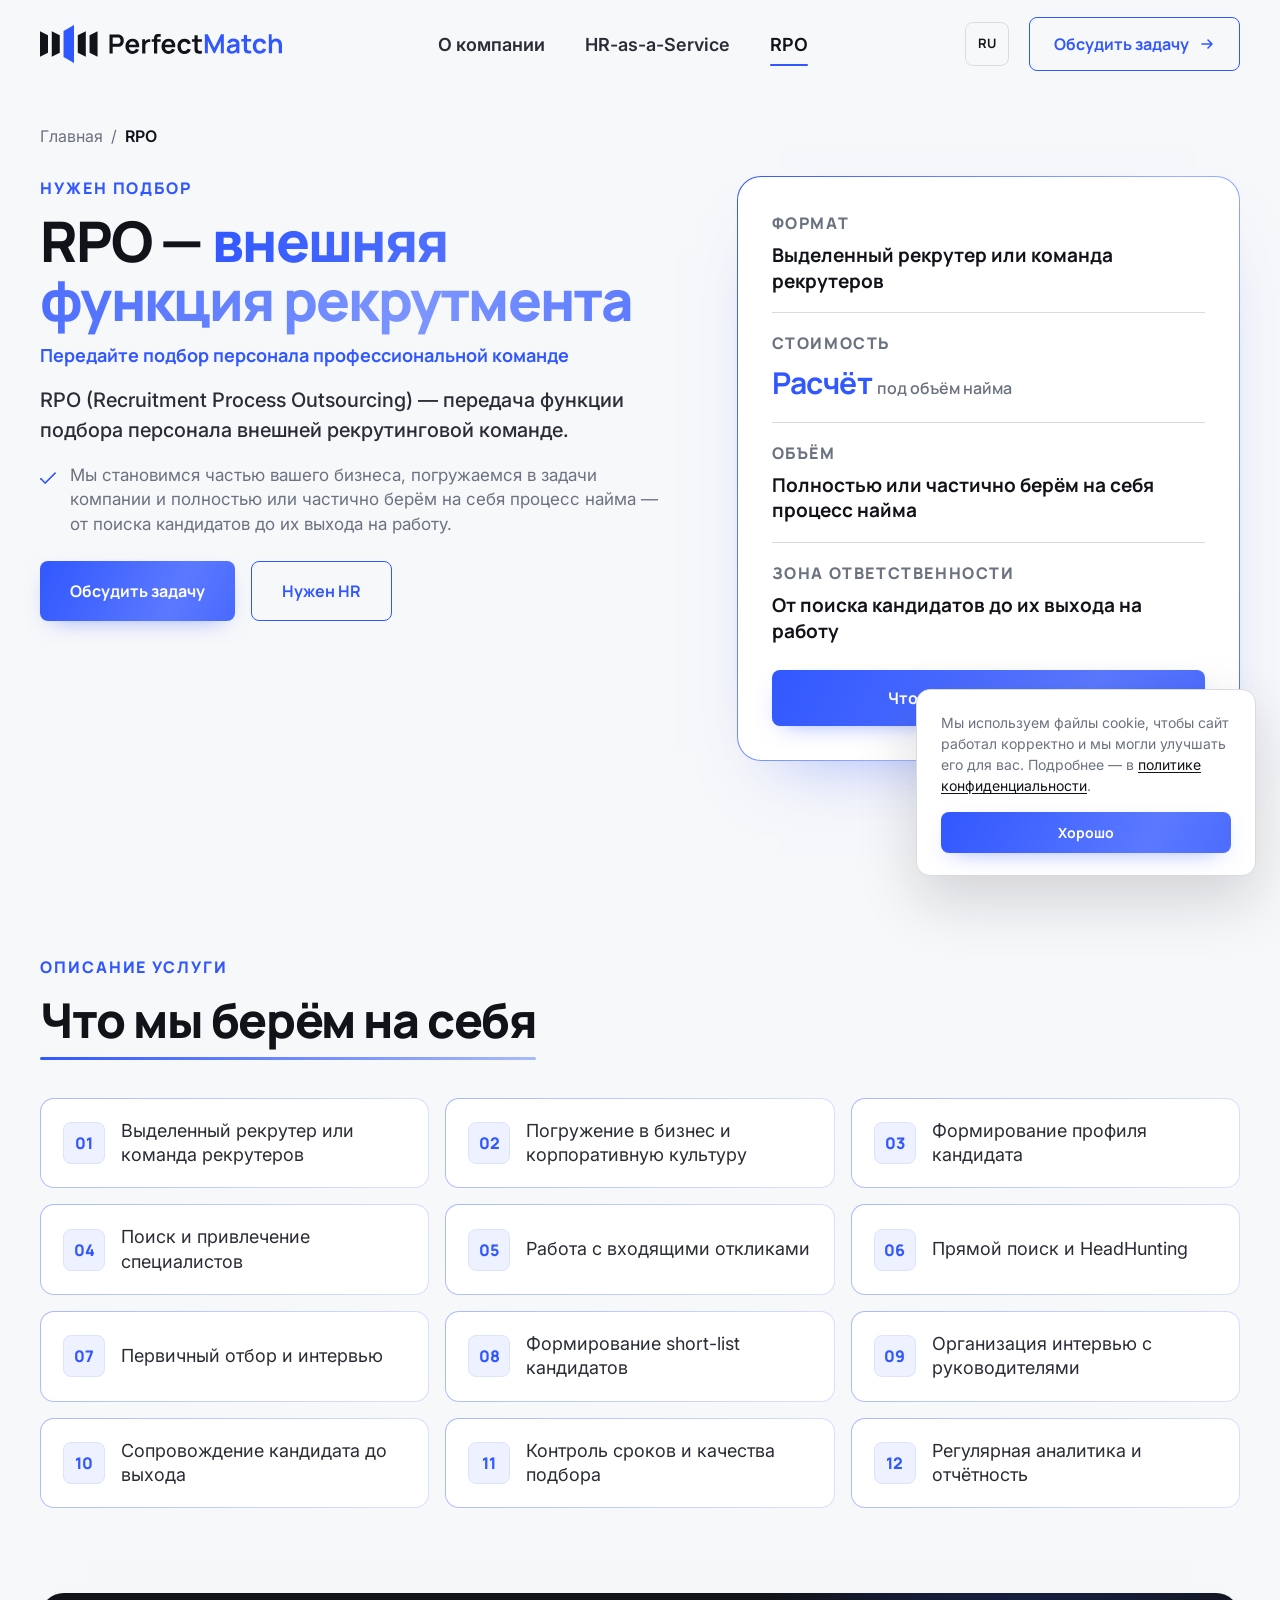
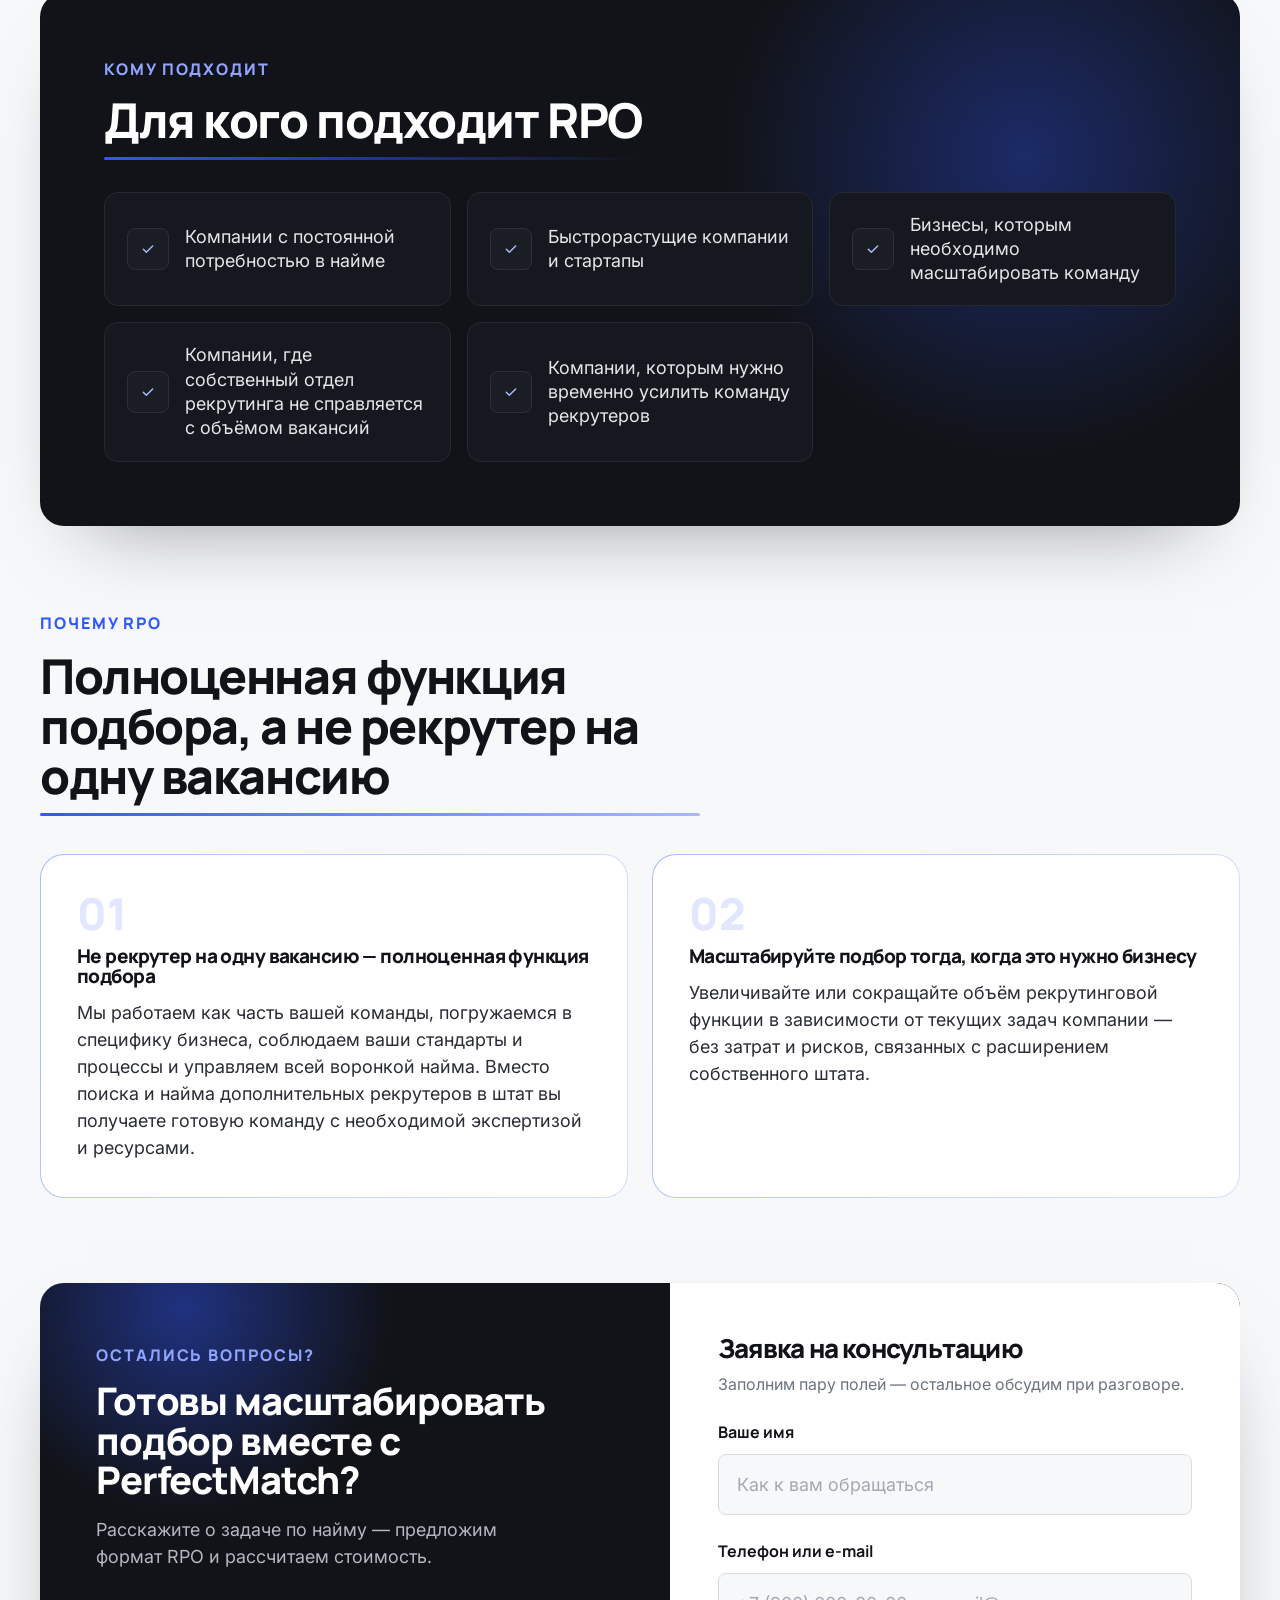
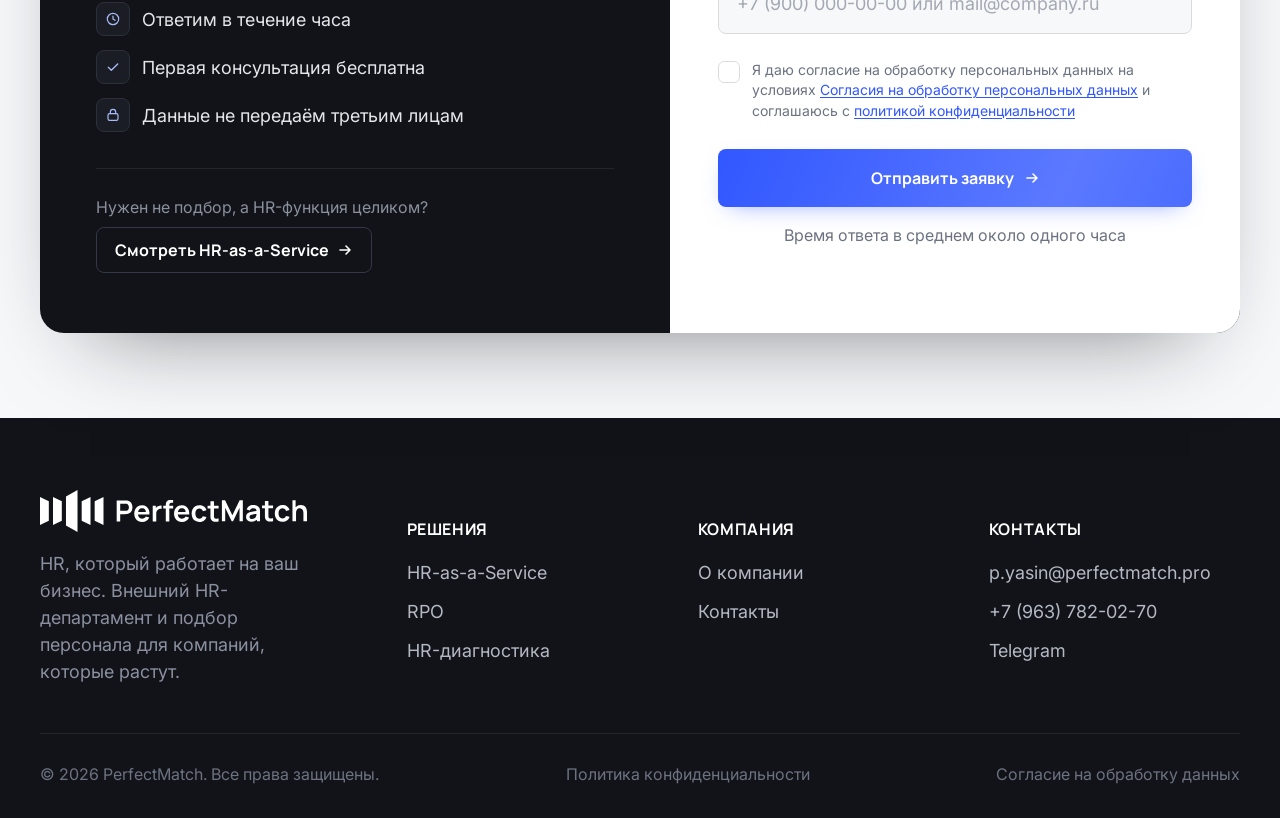
<file: rpo.html>
<!DOCTYPE html>
<html lang="ru">
<head>
<meta charset="UTF-8">
<meta name="viewport" content="width=device-width, initial-scale=1.0">
<title>RPO — внешняя функция рекрутмента | PerfectMatch</title>
<meta name="description" content="RPO — передача функции подбора персонала внешней рекрутинговой команде: от поиска кандидатов до их выхода на работу.">
<link rel="canonical" href="https://perfectmatch.pro/rpo.html">
<link rel="alternate" hreflang="ru" href="https://perfectmatch.pro/rpo.html">
<link rel="alternate" hreflang="en" href="https://perfectmatch.pro/en/rpo.html">
<link rel="alternate" hreflang="x-default" href="https://perfectmatch.pro/rpo.html">
<meta property="og:type" content="website">
<meta property="og:site_name" content="PerfectMatch">
<meta property="og:title" content="RPO — внешняя функция рекрутмента | PerfectMatch">
<meta property="og:description" content="RPO — передача функции подбора персонала внешней рекрутинговой команде: от поиска кандидатов до их выхода на работу.">
<meta property="og:url" content="https://perfectmatch.pro/rpo.html">
<meta property="og:image" content="https://perfectmatch.pro/assets/img/og-cover.png">
<meta property="og:image:width" content="1200">
<meta property="og:image:height" content="630">
<meta property="og:locale" content="ru_RU">
<meta name="twitter:card" content="summary_large_image">
<meta name="twitter:title" content="RPO — внешняя функция рекрутмента | PerfectMatch">
<meta name="twitter:description" content="RPO — передача функции подбора персонала внешней рекрутинговой команде: от поиска кандидатов до их выхода на работу.">
<meta name="twitter:image" content="https://perfectmatch.pro/assets/img/og-cover.png">
<link rel="icon" type="image/png" sizes="32x32" href="assets/img/favicon-32.png">
<link rel="icon" type="image/png" sizes="16x16" href="assets/img/favicon-16.png">
<link rel="apple-touch-icon" sizes="180x180" href="assets/img/apple-touch-icon.png">
<link rel="preconnect" href="https://fonts.googleapis.com">
<link rel="preconnect" href="https://fonts.gstatic.com" crossorigin>
<link href="https://fonts.googleapis.com/css2?family=Inter:wght@400;500;600;700;800;900&family=Manrope:wght@600;700;800&display=swap" rel="stylesheet">
<link rel="stylesheet" href="assets/css/style.css?v=61">
</head>
<body data-page="RPO">

<div class="preloader" id="preloader" role="status" aria-label="Загрузка">
  <svg class="preloader-logo" aria-hidden="true" viewBox="0 0 267 42" fill="none" xmlns="http://www.w3.org/2000/svg">
<path class="pl-bar" style="animation-delay:0s" d="M8.82956 11.2808V30.6598L0 35.0637V6.877L8.82956 11.2808Z" fill="#111318"/>
<path class="pl-bar" style="animation-delay:.12s" d="M21.8192 11.2808V30.6598L12.9896 35.0637V6.877L21.8192 11.2808Z" fill="#111318"/>
<path class="pl-bar" style="animation-delay:.24s" d="M25.9793 6.5527V35.3876L37.5256 41.9404V0L25.9793 6.5527Z" fill="#3157FF"/>
<path class="pl-bar" style="animation-delay:.36s" d="M41.6857 11.2808V30.6598L50.5153 35.0637V6.877L41.6857 11.2808Z" fill="#111318"/>
<path class="pl-bar" style="animation-delay:.48s" d="M54.6754 11.2808V30.6598L63.5049 35.0637V6.877L54.6754 11.2808Z" fill="#111318"/>
<path id="Vector" d="M178.605 31.507C177.561 31.7021 176.537 31.785 175.532 31.7558C174.537 31.7363 173.644 31.5558 172.854 31.2143C172.064 30.8631 171.464 30.3119 171.054 29.5606C170.693 28.8777 170.503 28.1801 170.483 27.4679C170.464 26.7557 170.454 25.9508 170.454 25.0532V11.3116H173.966V24.8484C173.966 25.4825 173.971 26.0386 173.981 26.5167C174 26.9947 174.103 27.385 174.288 27.6874C174.639 28.2728 175.2 28.5996 175.971 28.6679C176.742 28.7362 177.62 28.6972 178.605 28.5509V31.507ZM167.585 18.4678V15.7019H178.605V18.4678H167.585Z" fill="#111318"/>
<path id="Vector_2" d="M159.37 31.9461C157.741 31.9461 156.35 31.5851 155.199 30.8632C154.048 30.1315 153.165 29.1363 152.55 27.8778C151.945 26.6192 151.638 25.1948 151.628 23.6045C151.638 21.985 151.955 20.5508 152.579 19.302C153.214 18.0435 154.111 17.0581 155.272 16.3459C156.433 15.6239 157.814 15.2629 159.414 15.2629C161.209 15.2629 162.726 15.7166 163.965 16.6239C165.214 17.5215 166.028 18.7508 166.409 20.3118L162.897 21.263C162.624 20.4142 162.17 19.7557 161.536 19.2874C160.902 18.8093 160.18 18.5703 159.37 18.5703C158.453 18.5703 157.697 18.7898 157.101 19.2289C156.506 19.6581 156.067 20.2533 155.784 21.0143C155.501 21.7752 155.36 22.6387 155.36 23.6045C155.36 25.107 155.697 26.3216 156.37 27.2485C157.043 28.1753 158.043 28.6388 159.37 28.6388C160.306 28.6388 161.043 28.4241 161.58 27.9948C162.126 27.5656 162.536 26.946 162.809 26.1363L166.409 26.9412C165.921 28.5509 165.067 29.79 163.848 30.6583C162.628 31.5168 161.136 31.9461 159.37 31.9461Z" fill="#111318"/>
<path id="Vector_3" d="M142.085 31.9461C140.485 31.9461 139.08 31.5998 137.87 30.9071C136.66 30.2144 135.714 29.2534 135.031 28.0241C134.358 26.7948 134.021 25.3802 134.021 23.7801C134.021 22.0533 134.353 20.5557 135.016 19.2874C135.68 18.0093 136.602 17.0191 137.782 16.3166C138.963 15.6142 140.329 15.2629 141.88 15.2629C143.519 15.2629 144.909 15.6483 146.051 16.4191C147.202 17.18 148.056 18.2581 148.612 19.6533C149.168 21.0484 149.378 22.6923 149.241 24.585H145.743V23.2972C145.734 21.5801 145.431 20.3264 144.836 19.5362C144.241 18.7459 143.304 18.3508 142.026 18.3508C140.582 18.3508 139.509 18.7996 138.807 19.6972C138.104 20.585 137.753 21.8874 137.753 23.6045C137.753 25.2046 138.104 26.4436 138.807 27.3217C139.509 28.1997 140.534 28.6388 141.88 28.6388C142.748 28.6388 143.495 28.4485 144.119 28.068C144.753 27.6778 145.241 27.1168 145.582 26.3851L149.065 27.4387C148.461 28.8631 147.524 29.9705 146.256 30.7607C144.997 31.551 143.607 31.9461 142.085 31.9461ZM136.641 24.585V21.9216H147.514V24.585H136.641Z" fill="#111318"/>
<path id="Vector_4" d="M125.785 31.507V15.4531C125.785 15.0531 125.8 14.6141 125.829 14.1361C125.858 13.6482 125.941 13.1653 126.078 12.6873C126.214 12.2092 126.463 11.775 126.824 11.3848C127.273 10.8872 127.756 10.5458 128.273 10.3604C128.8 10.1653 129.317 10.0579 129.824 10.0384C130.332 10.0092 130.775 9.99453 131.156 9.99453H133.132V12.8629H131.302C130.629 12.8629 130.127 13.0336 129.795 13.3751C129.473 13.7068 129.312 14.1458 129.312 14.6922V31.507H125.785ZM123.239 18.4678V15.7019H133.132V18.4678H123.239Z" fill="#111318"/>
<path id="Vector_5" d="M112.719 31.5069V15.7018H115.836V19.5507L115.456 19.0531C115.651 18.5263 115.909 18.0482 116.231 17.6189C116.563 17.1799 116.958 16.8189 117.417 16.536C117.807 16.2726 118.236 16.0677 118.705 15.9214C119.183 15.7653 119.67 15.6726 120.168 15.6433C120.666 15.6043 121.149 15.6238 121.617 15.7018V18.9946C121.149 18.858 120.607 18.8141 119.992 18.8629C119.388 18.9116 118.841 19.0824 118.353 19.3751C117.866 19.6385 117.466 19.9751 117.153 20.3848C116.851 20.7946 116.627 21.2629 116.48 21.7897C116.334 22.3068 116.261 22.8678 116.261 23.4727V31.5069H112.719Z" fill="#111318"/>
<path id="Vector_6" d="M102.298 31.9461C100.698 31.9461 99.2928 31.5998 98.083 30.9071C96.8732 30.2144 95.9269 29.2534 95.2439 28.0241C94.5708 26.7948 94.2342 25.3802 94.2342 23.7801C94.2342 22.0533 94.5659 20.5557 95.2293 19.2874C95.8927 18.0093 96.8147 17.0191 97.9952 16.3166C99.1757 15.6142 100.542 15.2629 102.093 15.2629C103.732 15.2629 105.122 15.6483 106.264 16.4191C107.415 17.18 108.269 18.2581 108.825 19.6533C109.381 21.0484 109.59 22.6923 109.454 24.585H105.956V23.2972C105.947 21.5801 105.644 20.3264 105.049 19.5362C104.454 18.7459 103.517 18.3508 102.239 18.3508C100.795 18.3508 99.7221 18.7996 99.0196 19.6972C98.3172 20.585 97.9659 21.8874 97.9659 23.6045C97.9659 25.2046 98.3172 26.4436 99.0196 27.3217C99.7221 28.1997 100.746 28.6388 102.093 28.6388C102.961 28.6388 103.707 28.4485 104.332 28.068C104.966 27.6778 105.454 27.1168 105.795 26.3851L109.278 27.4387C108.673 28.8631 107.737 29.9705 106.469 30.7607C105.21 31.551 103.82 31.9461 102.298 31.9461ZM96.8537 24.585V21.9216H107.727V24.585H96.8537Z" fill="#111318"/>
<path id="Vector_7" d="M76.6763 31.5069V10.4335H85.3838C85.5887 10.4335 85.8521 10.4432 86.174 10.4627C86.496 10.4725 86.7936 10.5018 87.0667 10.5505C88.2863 10.7359 89.2912 11.1408 90.0814 11.7652C90.8814 12.3896 91.4717 13.1798 91.8522 14.136C92.2424 15.0823 92.4375 16.136 92.4375 17.297C92.4375 18.4482 92.2424 19.5019 91.8522 20.458C91.4619 21.4044 90.8668 22.1897 90.0668 22.8141C89.2765 23.4385 88.2765 23.8434 87.0667 24.0288C86.7936 24.0678 86.4911 24.0971 86.1594 24.1166C85.8374 24.1361 85.5789 24.1459 85.3838 24.1459H80.2032V31.5069H76.6763ZM80.2032 20.8531H85.2374C85.4326 20.8531 85.6521 20.8434 85.896 20.8239C86.1399 20.8044 86.3643 20.7653 86.5692 20.7068C87.1545 20.5604 87.6131 20.3019 87.9448 19.9312C88.2863 19.5604 88.5253 19.1409 88.6619 18.6726C88.8082 18.2043 88.8814 17.7458 88.8814 17.297C88.8814 16.8482 88.8082 16.3897 88.6619 15.9214C88.5253 15.4433 88.2863 15.0189 87.9448 14.6482C87.6131 14.2774 87.1545 14.0189 86.5692 13.8725C86.3643 13.814 86.1399 13.7799 85.896 13.7701C85.6521 13.7506 85.4326 13.7408 85.2374 13.7408H80.2032V20.8531Z" fill="#111318"/>
<path id="Vector_8" d="M263.429 31.2877V23.6778C263.429 23.1802 263.395 22.629 263.327 22.0241C263.258 21.4192 263.097 20.8387 262.844 20.2826C262.6 19.7168 262.229 19.2533 261.732 18.8924C261.244 18.5314 260.58 18.3509 259.741 18.3509C259.293 18.3509 258.849 18.4241 258.41 18.5704C257.971 18.7168 257.571 18.9704 257.21 19.3314C256.858 19.6826 256.575 20.1704 256.361 20.7948C256.146 21.4095 256.039 22.1997 256.039 23.1656L253.946 22.2729C253.946 20.9265 254.205 19.707 254.722 18.6143C255.249 17.5216 256.019 16.6533 257.034 16.0094C258.049 15.3557 259.297 15.0289 260.78 15.0289C261.951 15.0289 262.917 15.224 263.678 15.6143C264.439 16.0045 265.044 16.5021 265.493 17.107C265.941 17.7119 266.273 18.3558 266.488 19.0387C266.702 19.7216 266.839 20.3704 266.898 20.9851C266.966 21.59 267 22.0827 267 22.4632V31.2877H263.429ZM252.468 31.2877V10.2142H255.614V21.307H256.039V31.2877H252.468Z" fill="#3157FF"/>
<path id="Vector_9" d="M242.526 31.7266C240.896 31.7266 239.506 31.3656 238.355 30.6437C237.204 29.912 236.321 28.9168 235.706 27.6583C235.101 26.3997 234.794 24.9753 234.784 23.385C234.794 21.7655 235.111 20.3313 235.735 19.0825C236.369 17.824 237.267 16.8386 238.428 16.1264C239.589 15.4044 240.97 15.0434 242.57 15.0434C244.365 15.0434 245.882 15.4971 247.121 16.4044C248.37 17.302 249.184 18.5313 249.565 20.0923L246.053 21.0435C245.779 20.1947 245.326 19.5362 244.692 19.0679C244.057 18.5898 243.335 18.3508 242.526 18.3508C241.609 18.3508 240.852 18.5703 240.257 19.0094C239.662 19.4386 239.223 20.0338 238.94 20.7947C238.657 21.5557 238.516 22.4192 238.516 23.385C238.516 24.8875 238.852 26.1021 239.526 27.029C240.199 27.9558 241.199 28.4192 242.526 28.4192C243.462 28.4192 244.199 28.2046 244.735 27.7753C245.282 27.3461 245.692 26.7265 245.965 25.9168L249.565 26.7217C249.077 28.3314 248.223 29.5705 247.004 30.4388C245.784 31.2973 244.292 31.7266 242.526 31.7266Z" fill="#3157FF"/>
<path id="Vector_10" d="M233.064 31.2877C232.02 31.4828 230.995 31.5658 229.991 31.5365C228.995 31.517 228.103 31.3365 227.312 30.995C226.522 30.6438 225.922 30.0926 225.512 29.3413C225.151 28.6584 224.961 27.9608 224.942 27.2486C224.922 26.5364 224.912 25.7315 224.912 24.834V11.0923H228.425V24.6291C228.425 25.2632 228.43 25.8193 228.439 26.2974C228.459 26.7755 228.561 27.1657 228.747 27.4681C229.098 28.0535 229.659 28.3804 230.43 28.4486C231.2 28.5169 232.078 28.4779 233.064 28.3316V31.2877ZM222.044 18.2485V15.4826H233.064V18.2485H222.044Z" fill="#3157FF"/>
<path id="Vector_11" d="M211.356 31.7266C210.215 31.7266 209.249 31.512 208.458 31.0827C207.668 30.6437 207.068 30.0632 206.658 29.3412C206.258 28.6193 206.058 27.8241 206.058 26.9558C206.058 26.1948 206.185 25.5119 206.439 24.907C206.693 24.2924 207.083 23.7655 207.61 23.3265C208.136 22.8777 208.819 22.5118 209.658 22.2289C210.293 22.024 211.034 21.8387 211.883 21.6728C212.741 21.507 213.668 21.3557 214.663 21.2191C215.668 21.0728 216.717 20.9167 217.81 20.7508L216.551 21.4679C216.561 20.3752 216.317 19.5703 215.819 19.0533C215.322 18.5362 214.483 18.2776 213.302 18.2776C212.59 18.2776 211.902 18.4435 211.239 18.7752C210.576 19.1069 210.112 19.6777 209.849 20.4874L206.629 19.4777C207.019 18.141 207.761 17.0679 208.854 16.2581C209.956 15.4483 211.439 15.0434 213.302 15.0434C214.707 15.0434 215.941 15.2727 217.005 15.7313C218.078 16.1898 218.873 16.941 219.39 17.9849C219.673 18.5411 219.844 19.1118 219.902 19.6972C219.961 20.2728 219.99 20.9021 219.99 21.585V31.2876H216.902V27.8631L217.415 28.4192C216.702 29.5607 215.868 30.3998 214.912 30.9364C213.966 31.4632 212.78 31.7266 211.356 31.7266ZM212.058 28.9168C212.858 28.9168 213.541 28.7754 214.107 28.4924C214.673 28.2095 215.122 27.8631 215.454 27.4534C215.795 27.0436 216.024 26.6582 216.141 26.2973C216.327 25.8485 216.429 25.3363 216.449 24.7607C216.478 24.1753 216.493 23.7021 216.493 23.3411L217.576 23.6631C216.512 23.8289 215.6 23.9753 214.839 24.1021C214.078 24.2289 213.424 24.3509 212.878 24.468C212.332 24.5753 211.849 24.6972 211.429 24.8338C211.019 24.9802 210.673 25.1509 210.39 25.346C210.107 25.5412 209.888 25.7655 209.732 26.0192C209.585 26.2729 209.512 26.5704 209.512 26.9119C209.512 27.3022 209.61 27.6485 209.805 27.9509C210 28.2436 210.283 28.4778 210.654 28.6534C211.034 28.829 211.502 28.9168 212.058 28.9168Z" fill="#3157FF"/>
<path id="Vector_12" d="M181.898 31.2877V10.2142H185.074L192.361 25.1413L199.649 10.2142H202.825V31.2877H199.532V17.7802L193.064 31.2877H191.659L185.205 17.7802V31.2877H181.898Z" fill="#3157FF"/>
</svg>
</div>
<div class="modal-overlay" id="requestModal">
  <div class="modal-dialog" role="dialog" aria-modal="true" aria-labelledby="modalFormTitle">
    <button type="button" class="modal-close" aria-label="Закрыть">
      <svg width="16" height="16" viewBox="0 0 16 16" fill="none"><path d="M3 3L13 13M13 3L3 13" stroke="currentColor" stroke-width="1.8" stroke-linecap="round"/></svg>
    </button>

    <form class="request-form modal-form" novalidate>
      <div class="rf-head">
        <h3 id="modalFormTitle">Оставить заявку</h3>
        <p>Заполним пару полей — остальное обсудим при разговоре.</p>
      </div>

      <div class="field">
        <label for="modal-rf-name">Ваше имя</label>
        <input type="text" id="modal-rf-name" name="name" placeholder="Как к вам обращаться" autocomplete="name" required>
        <span class="field-error">Укажите, как к вам обращаться</span>
      </div>

      <div class="field">
        <label for="modal-rf-contact">Телефон или e-mail</label>
        <input type="text" id="modal-rf-contact" name="contact" placeholder="+7 (900) 000-00-00 или mail@company.ru" autocomplete="tel" required>
        <span class="field-error">Оставьте телефон или почту для связи</span>
      </div>

      <label class="field-check">
        <input type="checkbox" name="consent" required>
        <span class="box"><svg width="12" height="12" viewBox="0 0 14 14" fill="none"><path d="M2.5 7.5L5.5 10.5L11.5 4" stroke="currentColor" stroke-width="2.2" stroke-linecap="round" stroke-linejoin="round"/></svg></span>
        <span class="check-text">Я даю согласие на обработку персональных данных на условиях <a href="consent.html" target="_blank" rel="noopener" class="policy-link">Согласия на обработку персональных данных</a> и соглашаюсь с <a href="policy.html" target="_blank" rel="noopener" class="policy-link">политикой конфиденциальности</a></span>
      </label>
      <span class="field-error consent-error">Нужно согласие на обработку данных</span>

      <button type="submit" class="btn btn-primary btn-lg rf-submit">
        Отправить заявку
        <svg width="16" height="16" viewBox="0 0 16 16" fill="none"><path d="M3 8H13M13 8L9 4M13 8L9 12" stroke="currentColor" stroke-width="1.6" stroke-linecap="round" stroke-linejoin="round"/></svg>
      </button>

      <p class="rf-note">Время ответа в среднем около одного часа</p>
          <p class="rf-error" hidden>Не удалось отправить заявку. Напишите нам на <a href="mailto:p.yasin@perfectmatch.pro">p.yasin@perfectmatch.pro</a> — ответим так же быстро.</p>

      <div class="rf-success" hidden>
        <div class="rf-success-icon"><svg width="26" height="26" viewBox="0 0 24 24" fill="none"><path d="M5 12.5l4.5 4.5L19 7.5" stroke="currentColor" stroke-width="2.2" stroke-linecap="round" stroke-linejoin="round"/></svg></div>
        <strong>Заявка отправлена</strong>
        <p>Заявку получили и уже передали команде — ответим в течение часа.</p>
      </div>
    </form>
  </div>
</div>

<div class="cookie-notice" id="cookieNotice" role="dialog" aria-live="polite" hidden>
  <p>Мы используем файлы cookie, чтобы сайт работал корректно и мы могли улучшать его для вас. Подробнее — в <a href="policy.html" target="_blank" rel="noopener">политике конфиденциальности</a>.</p>
  <div class="cookie-notice-actions">
    <button type="button" class="btn btn-primary cookie-accept">Хорошо</button>
  </div>
</div>

<header class="site-header">
  <div class="container">
    <a href="index.html" class="logo">
      <img src="assets/img/logo-lockup-dark.svg" alt="PerfectMatch" class="logo-lockup">
      <img src="assets/img/logo-mark-dark.svg" alt="PerfectMatch" class="logo-mark-only">
    </a>
    <nav class="main-nav">
      <a href="index.html#about">О компании</a>
      <a href="hr-as-a-service.html">HR-as-a-Service</a>
      <a href="rpo.html" class="active">RPO</a>
    </nav>
    <div class="header-cta">
      <a href="/en/rpo.html" class="lang-toggle" aria-label="Переключить язык">RU</a>
      <a href="#contact" class="btn btn-outline" data-modal-trigger>
        <span class="btn-label-full">Обсудить задачу</span>
        <svg width="16" height="16" viewBox="0 0 16 16" fill="none"><path d="M3 8H13M13 8L9 4M13 8L9 12" stroke="currentColor" stroke-width="1.6" stroke-linecap="round" stroke-linejoin="round"/></svg>
      </a>
      <button class="nav-toggle" aria-label="Открыть меню"><span></span></button>
    </div>
  </div>
</header>

<div class="mobile-nav">
  <a href="index.html#about">О компании</a>
  <a href="hr-as-a-service.html">HR-as-a-Service</a>
  <a href="rpo.html">RPO</a>
  <a href="#contact" class="btn btn-primary" data-modal-trigger>
    Обсудить задачу
    <svg width="16" height="16" viewBox="0 0 16 16" fill="none"><path d="M3 8H13M13 8L9 4M13 8L9 12" stroke="currentColor" stroke-width="1.6" stroke-linecap="round" stroke-linejoin="round"/></svg>
  </a>
</div>

<main>

  <!-- PAGE HERO -->
  <section class="page-hero">
    <div class="container">
      <div class="breadcrumb reveal">
        <a href="index.html">Главная</a>
        <span>/</span>
        <span class="current">RPO</span>
      </div>

      <div class="page-hero-grid">
        <div class="page-hero-inner reveal">
          <div class="eyebrow">Нужен подбор</div>
          <h1>RPO — <span class="accent">внешняя функция рекрутмента</span></h1>
          <div class="service-tag">Передайте подбор персонала профессиональной команде</div>
          <p class="lead lead-main">RPO (Recruitment Process Outsourcing) — передача функции подбора персонала внешней рекрутинговой команде.</p>
          <ul class="hero-points">
            <li>Мы становимся частью вашего бизнеса, погружаемся в задачи компании и полностью или частично берём на себя процесс найма — от поиска кандидатов до их выхода на работу.</li>
          </ul>
          <div class="btn-row">
            <a href="#contact" class="btn btn-primary btn-lg" data-modal-trigger>Обсудить задачу</a>
            <a href="hr-as-a-service.html" class="btn btn-outline btn-lg">Нужен HR</a>
          </div>
        </div>

        <aside class="offer-card reveal reveal-delay-1">
          <div class="offer-row">
            <span class="offer-label">Формат</span>
            <span class="offer-value">Выделенный рекрутер или команда рекрутеров</span>
          </div>
          <div class="offer-row">
            <span class="offer-label">Стоимость</span>
            <span class="offer-value offer-price">Расчёт <span>под объём найма</span></span>
          </div>
          <div class="offer-row">
            <span class="offer-label">Объём</span>
            <span class="offer-value">Полностью или частично берём на себя процесс найма</span>
          </div>
          <div class="offer-row">
            <span class="offer-label">Зона ответственности</span>
            <span class="offer-value">От поиска кандидатов до их выхода на работу</span>
          </div>
          <a href="#scope" class="btn btn-primary offer-cta">
            Что мы берём на себя
            <svg width="16" height="16" viewBox="0 0 16 16" fill="none"><path d="M3 8H13M13 8L9 4M13 8L9 12" stroke="currentColor" stroke-width="1.6" stroke-linecap="round" stroke-linejoin="round"/></svg>
          </a>
        </aside>
      </div>

      <div class="hero-trust reveal">
        <span class="hero-trust-label">Работали с командами</span>
        <div class="hero-ticker">
          <div class="hero-ticker-track">
            <div class="hero-ticker-set">
              <img src="assets/img/logos/microsoft.png" alt="Microsoft" data-tall>
              <img src="assets/img/logos/yandex.png" alt="Яндекс">
              <img src="assets/img/logos/avito.png" alt="Avito">
              <img src="assets/img/logos/raiffeisenbank.png" alt="Raiffeisenbank">
              <img src="assets/img/logos/tele2.png" alt="Tele2">
              <img src="assets/img/logos/accenture.png" alt="Accenture" data-tall>
              <img src="assets/img/logos/ericsson.png" alt="Ericsson" data-tall>
              <img src="assets/img/logos/toyota.png" alt="Toyota">
              <img src="assets/img/logos/spar.png" alt="SPAR">
              <img src="assets/img/logos/salampay.png" alt="SalamPay">
            </div>
            <div class="hero-ticker-set" aria-hidden="true">
              <img src="assets/img/logos/microsoft.png" alt="Microsoft" data-tall>
              <img src="assets/img/logos/yandex.png" alt="Яндекс">
              <img src="assets/img/logos/avito.png" alt="Avito">
              <img src="assets/img/logos/raiffeisenbank.png" alt="Raiffeisenbank">
              <img src="assets/img/logos/tele2.png" alt="Tele2">
              <img src="assets/img/logos/accenture.png" alt="Accenture" data-tall>
              <img src="assets/img/logos/ericsson.png" alt="Ericsson" data-tall>
              <img src="assets/img/logos/toyota.png" alt="Toyota">
              <img src="assets/img/logos/spar.png" alt="SPAR">
              <img src="assets/img/logos/salampay.png" alt="SalamPay">
            </div>
          </div>
        </div>
      </div>
    </div>
  </section>

  <!-- WHAT WE TAKE ON -->
  <section class="scope-section" id="scope">
    <div class="container">
      <div class="section-head reveal">
        <div class="eyebrow">Описание услуги</div>
        <h2>Что мы берём на себя</h2>
      </div>
      <div class="scope-grid reveal">
          <div class="scope-item"><span class="scope-num">01</span><span class="scope-text">Выделенный рекрутер или команда рекрутеров</span></div>
          <div class="scope-item"><span class="scope-num">02</span><span class="scope-text">Погружение в бизнес и корпоративную культуру</span></div>
          <div class="scope-item"><span class="scope-num">03</span><span class="scope-text">Формирование профиля кандидата</span></div>
          <div class="scope-item"><span class="scope-num">04</span><span class="scope-text">Поиск и привлечение специалистов</span></div>
          <div class="scope-item"><span class="scope-num">05</span><span class="scope-text">Работа с входящими откликами</span></div>
          <div class="scope-item"><span class="scope-num">06</span><span class="scope-text">Прямой поиск и HeadHunting</span></div>
          <div class="scope-item"><span class="scope-num">07</span><span class="scope-text">Первичный отбор и интервью</span></div>
          <div class="scope-item"><span class="scope-num">08</span><span class="scope-text">Формирование short-list кандидатов</span></div>
          <div class="scope-item"><span class="scope-num">09</span><span class="scope-text">Организация интервью с руководителями</span></div>
          <div class="scope-item"><span class="scope-num">10</span><span class="scope-text">Сопровождение кандидата до выхода</span></div>
          <div class="scope-item"><span class="scope-num">11</span><span class="scope-text">Контроль сроков и качества подбора</span></div>
          <div class="scope-item"><span class="scope-num">12</span><span class="scope-text">Регулярная аналитика и отчётность</span></div>
      </div>
    </div>
  </section>

  <!-- FOR WHOM -->
  <section class="metrics">
    <div class="container">
      <div class="metrics-panel reveal">
        <div class="metrics-head">
          <div class="eyebrow on-dark">Кому подходит</div>
          <h2>Для кого подходит RPO</h2>
        </div>
        <div class="metrics-grid">
            <div class="metric-item"><span class="metric-num"><svg width="16" height="16" viewBox="0 0 24 24" fill="none"><path d="M5 12.5l4.5 4.5L19 7.5" stroke="currentColor" stroke-width="2.2" stroke-linecap="round" stroke-linejoin="round"/></svg></span><span class="metric-text">Компании с постоянной потребностью в найме</span></div>
            <div class="metric-item"><span class="metric-num"><svg width="16" height="16" viewBox="0 0 24 24" fill="none"><path d="M5 12.5l4.5 4.5L19 7.5" stroke="currentColor" stroke-width="2.2" stroke-linecap="round" stroke-linejoin="round"/></svg></span><span class="metric-text">Быстрорастущие компании и стартапы</span></div>
            <div class="metric-item"><span class="metric-num"><svg width="16" height="16" viewBox="0 0 24 24" fill="none"><path d="M5 12.5l4.5 4.5L19 7.5" stroke="currentColor" stroke-width="2.2" stroke-linecap="round" stroke-linejoin="round"/></svg></span><span class="metric-text">Бизнесы, которым необходимо масштабировать команду</span></div>
            <div class="metric-item"><span class="metric-num"><svg width="16" height="16" viewBox="0 0 24 24" fill="none"><path d="M5 12.5l4.5 4.5L19 7.5" stroke="currentColor" stroke-width="2.2" stroke-linecap="round" stroke-linejoin="round"/></svg></span><span class="metric-text">Компании, где собственный отдел рекрутинга не справляется с объёмом вакансий</span></div>
            <div class="metric-item"><span class="metric-num"><svg width="16" height="16" viewBox="0 0 24 24" fill="none"><path d="M5 12.5l4.5 4.5L19 7.5" stroke="currentColor" stroke-width="2.2" stroke-linecap="round" stroke-linejoin="round"/></svg></span><span class="metric-text">Компании, которым нужно временно усилить команду рекрутеров</span></div>
        </div>
      </div>
    </div>
  </section>

  <!-- WHY RPO -->
  <section class="plain-section">
    <div class="container">
      <div class="section-head reveal">
        <div class="eyebrow">Почему RPO</div>
        <h2>Полноценная функция подбора, а не рекрутер на одну вакансию</h2>
      </div>
      <div class="why-grid">
        <div class="why-card reveal">
          <div class="why-num">01</div>
          <h4>Не рекрутер на одну вакансию — полноценная функция подбора</h4>
          <p>Мы работаем как часть вашей команды, погружаемся в специфику бизнеса, соблюдаем ваши стандарты и процессы и управляем всей воронкой найма. Вместо поиска и найма дополнительных рекрутеров в штат вы получаете готовую команду с необходимой экспертизой и ресурсами.</p>
        </div>
        <div class="why-card reveal reveal-delay-1">
          <div class="why-num">02</div>
          <h4>Масштабируйте подбор тогда, когда это нужно бизнесу</h4>
          <p>Увеличивайте или сокращайте объём рекрутинговой функции в зависимости от текущих задач компании — без затрат и рисков, связанных с расширением собственного штата.</p>
        </div>
      </div>
    </div>
  </section>

  <!-- FINAL CTA -->
  <section class="final-cta" id="contact">
    <div class="container">
      <div class="cta-panel reveal">

        <div class="cta-copy">
          <div class="eyebrow on-dark">Остались вопросы?</div>
          <h2>Готовы масштабировать подбор вместе с PerfectMatch?</h2>
          <p class="cta-lead">Расскажите о задаче по найму — предложим формат RPO и рассчитаем стоимость.</p>

          <ul class="cta-points">
            <li>
              <span class="cta-point-icon"><svg width="16" height="16" viewBox="0 0 24 24" fill="none"><circle cx="12" cy="12" r="8.5" stroke-width="1.8"/><path d="M12 7.5V12l3 2" stroke-width="1.8" stroke-linecap="round" stroke-linejoin="round"/></svg></span>
              Ответим в течение часа
            </li>
            <li>
              <span class="cta-point-icon"><svg width="16" height="16" viewBox="0 0 24 24" fill="none"><path d="M5 12.5l4.5 4.5L19 7.5" stroke-width="2" stroke-linecap="round" stroke-linejoin="round"/></svg></span>
              Первая консультация бесплатна
            </li>
            <li>
              <span class="cta-point-icon"><svg width="16" height="16" viewBox="0 0 24 24" fill="none"><rect x="4.5" y="10" width="15" height="10" rx="2.5" stroke-width="1.8"/><path d="M8 10V7.5a4 4 0 018 0V10" stroke-width="1.8" stroke-linecap="round"/></svg></span>
              Данные не передаём третьим лицам
            </li>
          </ul>

          <div class="cta-alt">
            <span class="cta-alt-text">Нужен не подбор, а HR-функция целиком?</span>
            <a href="hr-as-a-service.html" class="cta-alt-link">
              Смотреть HR-as-a-Service
              <svg width="16" height="16" viewBox="0 0 16 16" fill="none"><path d="M3 8H13M13 8L9 4M13 8L9 12" stroke="currentColor" stroke-width="1.6" stroke-linecap="round" stroke-linejoin="round"/></svg>
            </a>
          </div>
        </div>

        <form class="request-form cta-form" novalidate data-source="Форма на странице RPO">
          <div class="rf-head">
            <h3>Заявка на консультацию</h3>
            <p>Заполним пару полей — остальное обсудим при разговоре.</p>
          </div>

          <div class="field">
            <label for="cta-rf-name">Ваше имя</label>
            <input type="text" id="cta-rf-name" name="name" placeholder="Как к вам обращаться" autocomplete="name" required>
            <span class="field-error">Укажите, как к вам обращаться</span>
          </div>

          <div class="field">
            <label for="cta-rf-contact">Телефон или e-mail</label>
            <input type="text" id="cta-rf-contact" name="contact" placeholder="+7 (900) 000-00-00 или mail@company.ru" autocomplete="tel" required>
            <span class="field-error">Оставьте телефон или почту для связи</span>
          </div>

          <label class="field-check">
            <input type="checkbox" name="consent" required>
            <span class="box"><svg width="12" height="12" viewBox="0 0 14 14" fill="none"><path d="M2.5 7.5L5.5 10.5L11.5 4" stroke="currentColor" stroke-width="2.2" stroke-linecap="round" stroke-linejoin="round"/></svg></span>
            <span class="check-text">Я даю согласие на обработку персональных данных на условиях <a href="consent.html" target="_blank" rel="noopener" class="policy-link">Согласия на обработку персональных данных</a> и соглашаюсь с <a href="policy.html" target="_blank" rel="noopener" class="policy-link">политикой конфиденциальности</a></span>
          </label>
          <span class="field-error consent-error">Нужно согласие на обработку данных</span>

          <button type="submit" class="btn btn-primary btn-lg rf-submit">
            Отправить заявку
            <svg width="16" height="16" viewBox="0 0 16 16" fill="none"><path d="M3 8H13M13 8L9 4M13 8L9 12" stroke="currentColor" stroke-width="1.6" stroke-linecap="round" stroke-linejoin="round"/></svg>
          </button>

          <p class="rf-note">Время ответа в среднем около одного часа</p>
          <p class="rf-error" hidden>Не удалось отправить заявку. Напишите нам на <a href="mailto:p.yasin@perfectmatch.pro">p.yasin@perfectmatch.pro</a> — ответим так же быстро.</p>

          <div class="rf-success" hidden>
            <div class="rf-success-icon"><svg width="26" height="26" viewBox="0 0 24 24" fill="none"><path d="M5 12.5l4.5 4.5L19 7.5" stroke="currentColor" stroke-width="2.2" stroke-linecap="round" stroke-linejoin="round"/></svg></div>
            <strong>Заявка отправлена</strong>
            <p>Заявку получили и уже передали команде — ответим в течение часа.</p>
          </div>
        </form>

      </div>
    </div>
  </section>

</main>

<footer class="site-footer">
  <div class="container">
    <div class="footer-grid">
      <div class="footer-brand">
        <a href="index.html" class="logo">
          <img src="assets/img/logo-lockup-white.svg" alt="PerfectMatch" class="logo-lockup">
        </a>
        <p>HR, который работает на ваш бизнес. Внешний HR-департамент и подбор персонала для компаний, которые растут.</p>
      </div>
      <div class="footer-col">
        <h5>Решения</h5>
        <a href="hr-as-a-service.html">HR-as-a-Service</a>
        <a href="rpo.html">RPO</a>
        <a href="index.html#diagnostic">HR-диагностика</a>
      </div>
      <div class="footer-col">
        <h5>Компания</h5>
        <a href="index.html#about">О компании</a>
        <a href="index.html#contact">Контакты</a>
      </div>
      <div class="footer-col">
        <h5>Контакты</h5>
        <a href="mailto:p.yasin@perfectmatch.pro">p.yasin@perfectmatch.pro</a>
        <a href="tel:+79637820270">+7 (963) 782-02-70</a>
        <a href="https://t.me/YasinPavel" target="_blank" rel="noopener">Telegram</a>
      </div>
    </div>
    <div class="footer-bottom">
      <span>© 2026 PerfectMatch. Все права защищены.</span>
      <a href="policy.html">Политика конфиденциальности</a>
      <a href="consent.html">Согласие на обработку данных</a>
    </div>
  </div>
</footer>

<script src="assets/js/main.js?v=20"></script>
</body>
</html>
</file>
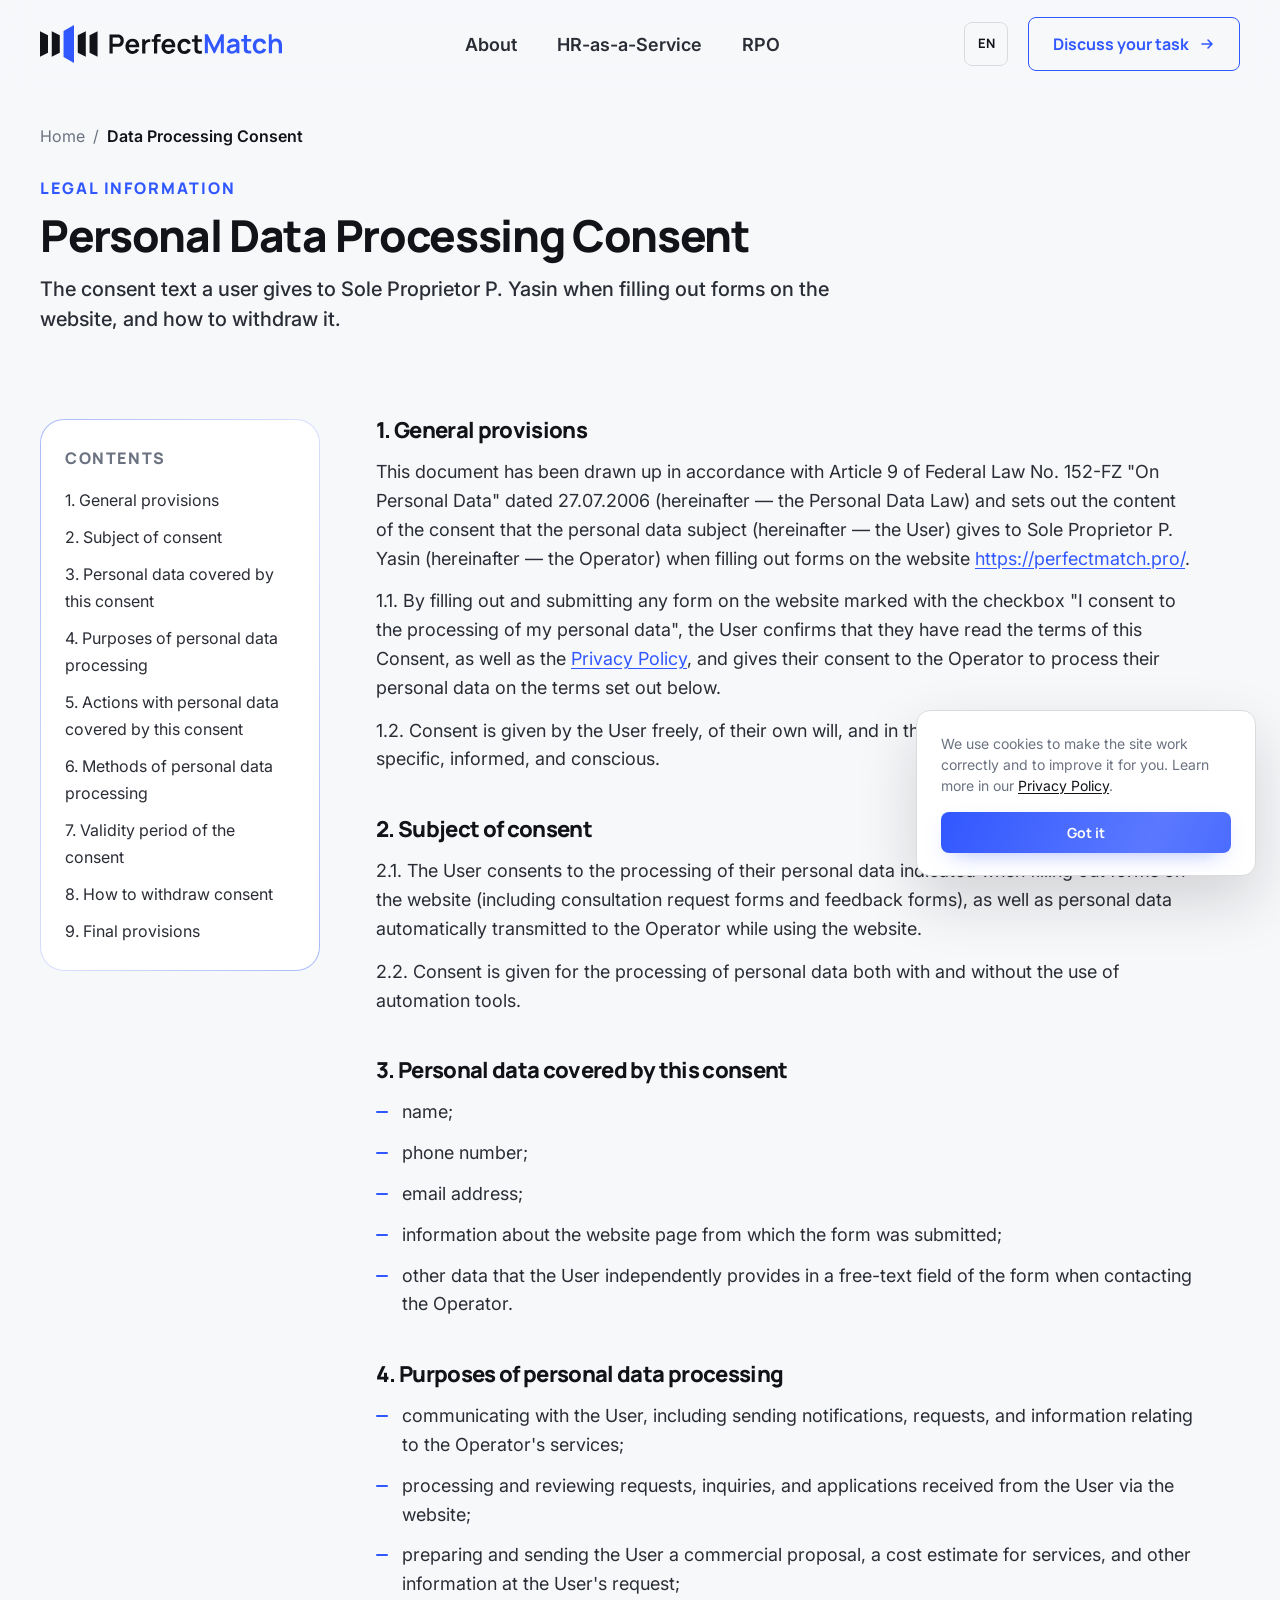
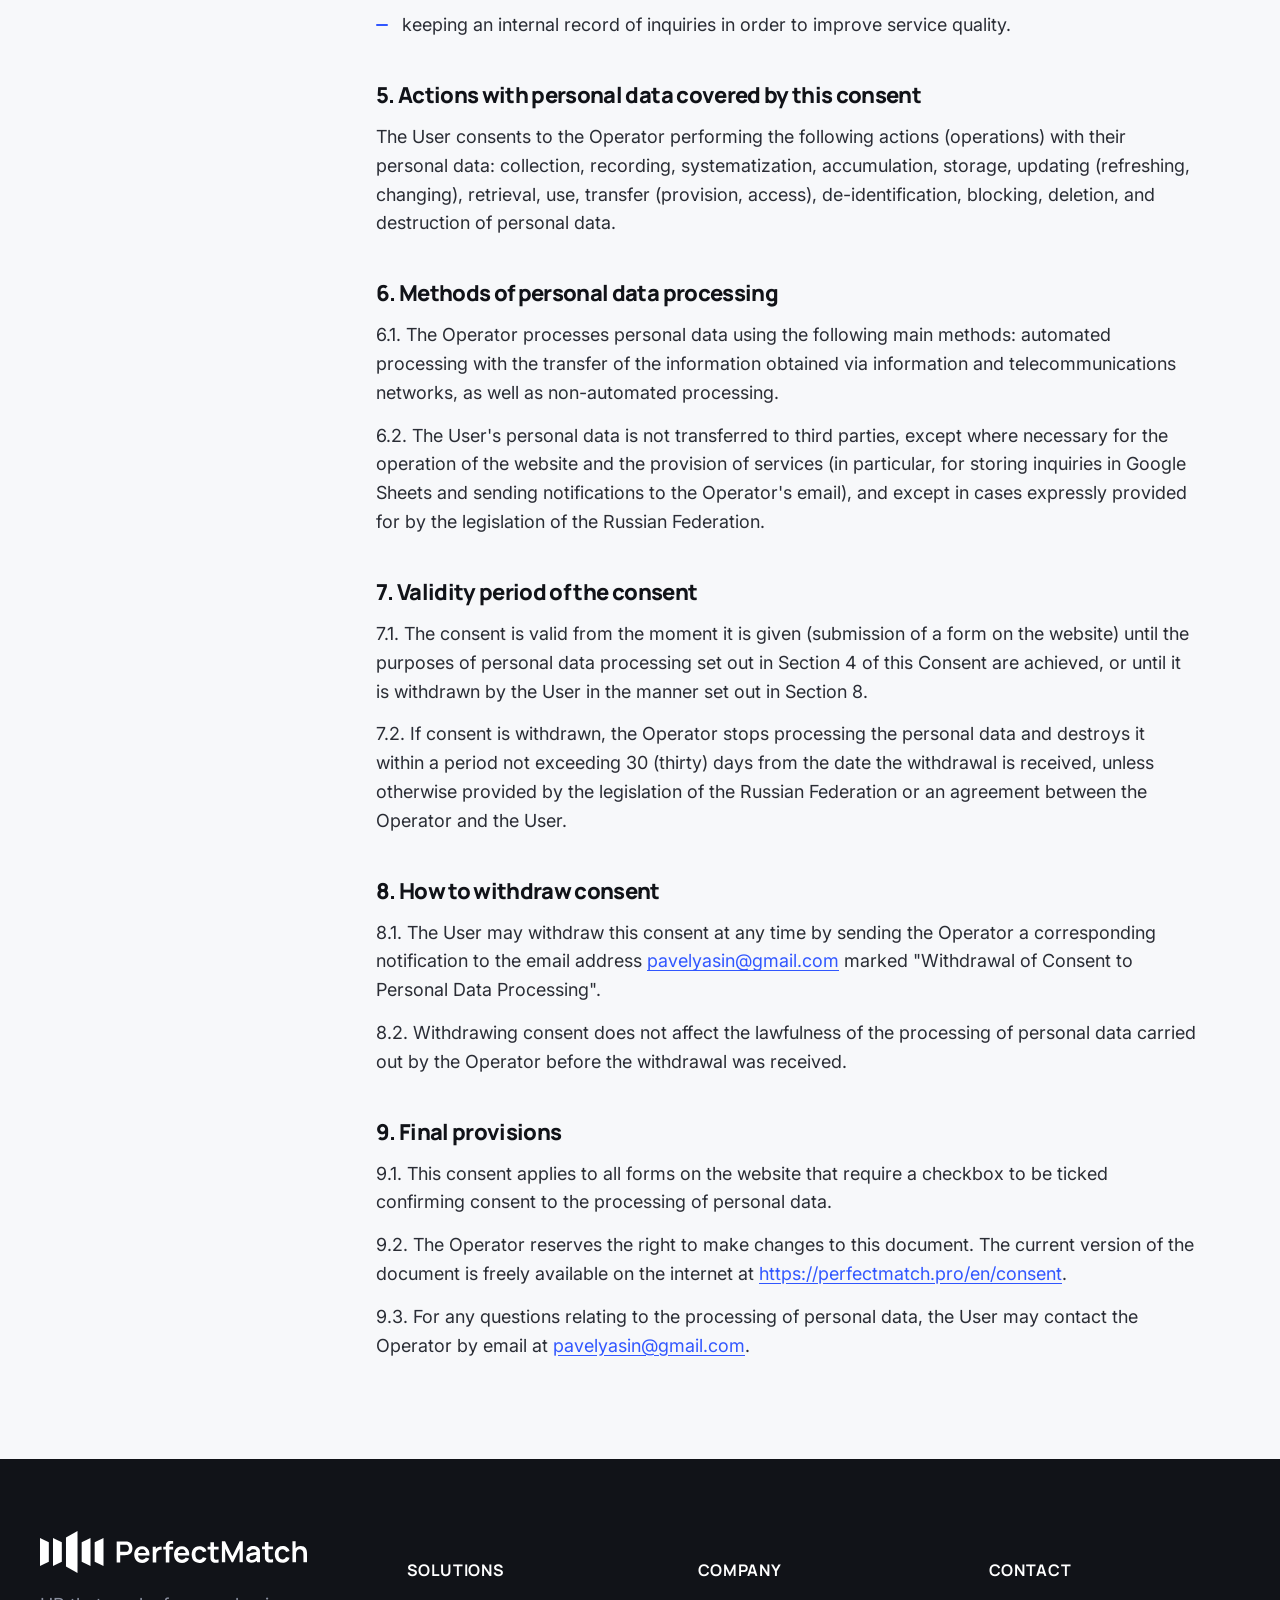
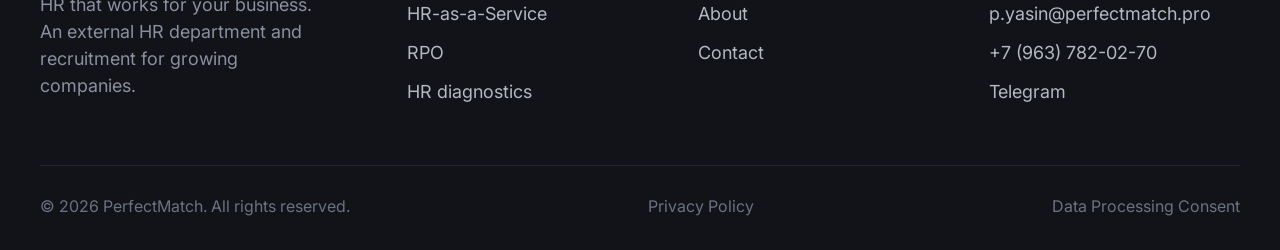
<file: en/consent.html>
<!DOCTYPE html>
<html lang="en">
<head>
<meta charset="UTF-8">
<meta name="viewport" content="width=device-width, initial-scale=1.0">
<title>Personal Data Processing Consent | PerfectMatch</title>
<meta name="description" content="PerfectMatch Personal Data Processing Consent — the consent text a user gives when filling out forms on the website, and how to withdraw it.">
<link rel="canonical" href="https://perfectmatch.pro/en/consent.html">
<link rel="alternate" hreflang="ru" href="https://perfectmatch.pro/consent.html">
<link rel="alternate" hreflang="en" href="https://perfectmatch.pro/en/consent.html">
<link rel="alternate" hreflang="x-default" href="https://perfectmatch.pro/consent.html">
<meta property="og:type" content="website">
<meta property="og:site_name" content="PerfectMatch">
<meta property="og:title" content="Personal Data Processing Consent | PerfectMatch">
<meta property="og:description" content="PerfectMatch Personal Data Processing Consent — the consent text a user gives when filling out forms on the website, and how to withdraw it.">
<meta property="og:url" content="https://perfectmatch.pro/en/consent.html">
<meta property="og:image" content="https://perfectmatch.pro/assets/img/og-cover.png">
<meta property="og:image:width" content="1200">
<meta property="og:image:height" content="630">
<meta property="og:locale" content="en_US">
<meta name="twitter:card" content="summary_large_image">
<meta name="twitter:title" content="Personal Data Processing Consent | PerfectMatch">
<meta name="twitter:description" content="PerfectMatch Personal Data Processing Consent — the consent text a user gives when filling out forms on the website, and how to withdraw it.">
<meta name="twitter:image" content="https://perfectmatch.pro/assets/img/og-cover.png">
<meta name="robots" content="noindex">
<link rel="icon" type="image/png" sizes="32x32" href="/assets/img/favicon-32.png">
<link rel="icon" type="image/png" sizes="16x16" href="/assets/img/favicon-16.png">
<link rel="apple-touch-icon" sizes="180x180" href="/assets/img/apple-touch-icon.png">
<link rel="preconnect" href="https://fonts.googleapis.com">
<link rel="preconnect" href="https://fonts.gstatic.com" crossorigin>
<link href="https://fonts.googleapis.com/css2?family=Inter:wght@400;500;600;700;800;900&family=Manrope:wght@600;700;800&display=swap" rel="stylesheet">
<link rel="stylesheet" href="/assets/css/style.css?v=61">
</head>
<body>

<div class="preloader" id="preloader" role="status" aria-label="Loading">
  <svg class="preloader-logo" aria-hidden="true" viewBox="0 0 267 42" fill="none" xmlns="http://www.w3.org/2000/svg">
<path class="pl-bar" style="animation-delay:0s" d="M8.82956 11.2808V30.6598L0 35.0637V6.877L8.82956 11.2808Z" fill="#111318"/>
<path class="pl-bar" style="animation-delay:.12s" d="M21.8192 11.2808V30.6598L12.9896 35.0637V6.877L21.8192 11.2808Z" fill="#111318"/>
<path class="pl-bar" style="animation-delay:.24s" d="M25.9793 6.5527V35.3876L37.5256 41.9404V0L25.9793 6.5527Z" fill="#3157FF"/>
<path class="pl-bar" style="animation-delay:.36s" d="M41.6857 11.2808V30.6598L50.5153 35.0637V6.877L41.6857 11.2808Z" fill="#111318"/>
<path class="pl-bar" style="animation-delay:.48s" d="M54.6754 11.2808V30.6598L63.5049 35.0637V6.877L54.6754 11.2808Z" fill="#111318"/>
<path id="Vector" d="M178.605 31.507C177.561 31.7021 176.537 31.785 175.532 31.7558C174.537 31.7363 173.644 31.5558 172.854 31.2143C172.064 30.8631 171.464 30.3119 171.054 29.5606C170.693 28.8777 170.503 28.1801 170.483 27.4679C170.464 26.7557 170.454 25.9508 170.454 25.0532V11.3116H173.966V24.8484C173.966 25.4825 173.971 26.0386 173.981 26.5167C174 26.9947 174.103 27.385 174.288 27.6874C174.639 28.2728 175.2 28.5996 175.971 28.6679C176.742 28.7362 177.62 28.6972 178.605 28.5509V31.507ZM167.585 18.4678V15.7019H178.605V18.4678H167.585Z" fill="#111318"/>
<path id="Vector_2" d="M159.37 31.9461C157.741 31.9461 156.35 31.5851 155.199 30.8632C154.048 30.1315 153.165 29.1363 152.55 27.8778C151.945 26.6192 151.638 25.1948 151.628 23.6045C151.638 21.985 151.955 20.5508 152.579 19.302C153.214 18.0435 154.111 17.0581 155.272 16.3459C156.433 15.6239 157.814 15.2629 159.414 15.2629C161.209 15.2629 162.726 15.7166 163.965 16.6239C165.214 17.5215 166.028 18.7508 166.409 20.3118L162.897 21.263C162.624 20.4142 162.17 19.7557 161.536 19.2874C160.902 18.8093 160.18 18.5703 159.37 18.5703C158.453 18.5703 157.697 18.7898 157.101 19.2289C156.506 19.6581 156.067 20.2533 155.784 21.0143C155.501 21.7752 155.36 22.6387 155.36 23.6045C155.36 25.107 155.697 26.3216 156.37 27.2485C157.043 28.1753 158.043 28.6388 159.37 28.6388C160.306 28.6388 161.043 28.4241 161.58 27.9948C162.126 27.5656 162.536 26.946 162.809 26.1363L166.409 26.9412C165.921 28.5509 165.067 29.79 163.848 30.6583C162.628 31.5168 161.136 31.9461 159.37 31.9461Z" fill="#111318"/>
<path id="Vector_3" d="M142.085 31.9461C140.485 31.9461 139.08 31.5998 137.87 30.9071C136.66 30.2144 135.714 29.2534 135.031 28.0241C134.358 26.7948 134.021 25.3802 134.021 23.7801C134.021 22.0533 134.353 20.5557 135.016 19.2874C135.68 18.0093 136.602 17.0191 137.782 16.3166C138.963 15.6142 140.329 15.2629 141.88 15.2629C143.519 15.2629 144.909 15.6483 146.051 16.4191C147.202 17.18 148.056 18.2581 148.612 19.6533C149.168 21.0484 149.378 22.6923 149.241 24.585H145.743V23.2972C145.734 21.5801 145.431 20.3264 144.836 19.5362C144.241 18.7459 143.304 18.3508 142.026 18.3508C140.582 18.3508 139.509 18.7996 138.807 19.6972C138.104 20.585 137.753 21.8874 137.753 23.6045C137.753 25.2046 138.104 26.4436 138.807 27.3217C139.509 28.1997 140.534 28.6388 141.88 28.6388C142.748 28.6388 143.495 28.4485 144.119 28.068C144.753 27.6778 145.241 27.1168 145.582 26.3851L149.065 27.4387C148.461 28.8631 147.524 29.9705 146.256 30.7607C144.997 31.551 143.607 31.9461 142.085 31.9461ZM136.641 24.585V21.9216H147.514V24.585H136.641Z" fill="#111318"/>
<path id="Vector_4" d="M125.785 31.507V15.4531C125.785 15.0531 125.8 14.6141 125.829 14.1361C125.858 13.6482 125.941 13.1653 126.078 12.6873C126.214 12.2092 126.463 11.775 126.824 11.3848C127.273 10.8872 127.756 10.5458 128.273 10.3604C128.8 10.1653 129.317 10.0579 129.824 10.0384C130.332 10.0092 130.775 9.99453 131.156 9.99453H133.132V12.8629H131.302C130.629 12.8629 130.127 13.0336 129.795 13.3751C129.473 13.7068 129.312 14.1458 129.312 14.6922V31.507H125.785ZM123.239 18.4678V15.7019H133.132V18.4678H123.239Z" fill="#111318"/>
<path id="Vector_5" d="M112.719 31.5069V15.7018H115.836V19.5507L115.456 19.0531C115.651 18.5263 115.909 18.0482 116.231 17.6189C116.563 17.1799 116.958 16.8189 117.417 16.536C117.807 16.2726 118.236 16.0677 118.705 15.9214C119.183 15.7653 119.67 15.6726 120.168 15.6433C120.666 15.6043 121.149 15.6238 121.617 15.7018V18.9946C121.149 18.858 120.607 18.8141 119.992 18.8629C119.388 18.9116 118.841 19.0824 118.353 19.3751C117.866 19.6385 117.466 19.9751 117.153 20.3848C116.851 20.7946 116.627 21.2629 116.48 21.7897C116.334 22.3068 116.261 22.8678 116.261 23.4727V31.5069H112.719Z" fill="#111318"/>
<path id="Vector_6" d="M102.298 31.9461C100.698 31.9461 99.2928 31.5998 98.083 30.9071C96.8732 30.2144 95.9269 29.2534 95.2439 28.0241C94.5708 26.7948 94.2342 25.3802 94.2342 23.7801C94.2342 22.0533 94.5659 20.5557 95.2293 19.2874C95.8927 18.0093 96.8147 17.0191 97.9952 16.3166C99.1757 15.6142 100.542 15.2629 102.093 15.2629C103.732 15.2629 105.122 15.6483 106.264 16.4191C107.415 17.18 108.269 18.2581 108.825 19.6533C109.381 21.0484 109.59 22.6923 109.454 24.585H105.956V23.2972C105.947 21.5801 105.644 20.3264 105.049 19.5362C104.454 18.7459 103.517 18.3508 102.239 18.3508C100.795 18.3508 99.7221 18.7996 99.0196 19.6972C98.3172 20.585 97.9659 21.8874 97.9659 23.6045C97.9659 25.2046 98.3172 26.4436 99.0196 27.3217C99.7221 28.1997 100.746 28.6388 102.093 28.6388C102.961 28.6388 103.707 28.4485 104.332 28.068C104.966 27.6778 105.454 27.1168 105.795 26.3851L109.278 27.4387C108.673 28.8631 107.737 29.9705 106.469 30.7607C105.21 31.551 103.82 31.9461 102.298 31.9461ZM96.8537 24.585V21.9216H107.727V24.585H96.8537Z" fill="#111318"/>
<path id="Vector_7" d="M76.6763 31.5069V10.4335H85.3838C85.5887 10.4335 85.8521 10.4432 86.174 10.4627C86.496 10.4725 86.7936 10.5018 87.0667 10.5505C88.2863 10.7359 89.2912 11.1408 90.0814 11.7652C90.8814 12.3896 91.4717 13.1798 91.8522 14.136C92.2424 15.0823 92.4375 16.136 92.4375 17.297C92.4375 18.4482 92.2424 19.5019 91.8522 20.458C91.4619 21.4044 90.8668 22.1897 90.0668 22.8141C89.2765 23.4385 88.2765 23.8434 87.0667 24.0288C86.7936 24.0678 86.4911 24.0971 86.1594 24.1166C85.8374 24.1361 85.5789 24.1459 85.3838 24.1459H80.2032V31.5069H76.6763ZM80.2032 20.8531H85.2374C85.4326 20.8531 85.6521 20.8434 85.896 20.8239C86.1399 20.8044 86.3643 20.7653 86.5692 20.7068C87.1545 20.5604 87.6131 20.3019 87.9448 19.9312C88.2863 19.5604 88.5253 19.1409 88.6619 18.6726C88.8082 18.2043 88.8814 17.7458 88.8814 17.297C88.8814 16.8482 88.8082 16.3897 88.6619 15.9214C88.5253 15.4433 88.2863 15.0189 87.9448 14.6482C87.6131 14.2774 87.1545 14.0189 86.5692 13.8725C86.3643 13.814 86.1399 13.7799 85.896 13.7701C85.6521 13.7506 85.4326 13.7408 85.2374 13.7408H80.2032V20.8531Z" fill="#111318"/>
<path id="Vector_8" d="M263.429 31.2877V23.6778C263.429 23.1802 263.395 22.629 263.327 22.0241C263.258 21.4192 263.097 20.8387 262.844 20.2826C262.6 19.7168 262.229 19.2533 261.732 18.8924C261.244 18.5314 260.58 18.3509 259.741 18.3509C259.293 18.3509 258.849 18.4241 258.41 18.5704C257.971 18.7168 257.571 18.9704 257.21 19.3314C256.858 19.6826 256.575 20.1704 256.361 20.7948C256.146 21.4095 256.039 22.1997 256.039 23.1656L253.946 22.2729C253.946 20.9265 254.205 19.707 254.722 18.6143C255.249 17.5216 256.019 16.6533 257.034 16.0094C258.049 15.3557 259.297 15.0289 260.78 15.0289C261.951 15.0289 262.917 15.224 263.678 15.6143C264.439 16.0045 265.044 16.5021 265.493 17.107C265.941 17.7119 266.273 18.3558 266.488 19.0387C266.702 19.7216 266.839 20.3704 266.898 20.9851C266.966 21.59 267 22.0827 267 22.4632V31.2877H263.429ZM252.468 31.2877V10.2142H255.614V21.307H256.039V31.2877H252.468Z" fill="#3157FF"/>
<path id="Vector_9" d="M242.526 31.7266C240.896 31.7266 239.506 31.3656 238.355 30.6437C237.204 29.912 236.321 28.9168 235.706 27.6583C235.101 26.3997 234.794 24.9753 234.784 23.385C234.794 21.7655 235.111 20.3313 235.735 19.0825C236.369 17.824 237.267 16.8386 238.428 16.1264C239.589 15.4044 240.97 15.0434 242.57 15.0434C244.365 15.0434 245.882 15.4971 247.121 16.4044C248.37 17.302 249.184 18.5313 249.565 20.0923L246.053 21.0435C245.779 20.1947 245.326 19.5362 244.692 19.0679C244.057 18.5898 243.335 18.3508 242.526 18.3508C241.609 18.3508 240.852 18.5703 240.257 19.0094C239.662 19.4386 239.223 20.0338 238.94 20.7947C238.657 21.5557 238.516 22.4192 238.516 23.385C238.516 24.8875 238.852 26.1021 239.526 27.029C240.199 27.9558 241.199 28.4192 242.526 28.4192C243.462 28.4192 244.199 28.2046 244.735 27.7753C245.282 27.3461 245.692 26.7265 245.965 25.9168L249.565 26.7217C249.077 28.3314 248.223 29.5705 247.004 30.4388C245.784 31.2973 244.292 31.7266 242.526 31.7266Z" fill="#3157FF"/>
<path id="Vector_10" d="M233.064 31.2877C232.02 31.4828 230.995 31.5658 229.991 31.5365C228.995 31.517 228.103 31.3365 227.312 30.995C226.522 30.6438 225.922 30.0926 225.512 29.3413C225.151 28.6584 224.961 27.9608 224.942 27.2486C224.922 26.5364 224.912 25.7315 224.912 24.834V11.0923H228.425V24.6291C228.425 25.2632 228.43 25.8193 228.439 26.2974C228.459 26.7755 228.561 27.1657 228.747 27.4681C229.098 28.0535 229.659 28.3804 230.43 28.4486C231.2 28.5169 232.078 28.4779 233.064 28.3316V31.2877ZM222.044 18.2485V15.4826H233.064V18.2485H222.044Z" fill="#3157FF"/>
<path id="Vector_11" d="M211.356 31.7266C210.215 31.7266 209.249 31.512 208.458 31.0827C207.668 30.6437 207.068 30.0632 206.658 29.3412C206.258 28.6193 206.058 27.8241 206.058 26.9558C206.058 26.1948 206.185 25.5119 206.439 24.907C206.693 24.2924 207.083 23.7655 207.61 23.3265C208.136 22.8777 208.819 22.5118 209.658 22.2289C210.293 22.024 211.034 21.8387 211.883 21.6728C212.741 21.507 213.668 21.3557 214.663 21.2191C215.668 21.0728 216.717 20.9167 217.81 20.7508L216.551 21.4679C216.561 20.3752 216.317 19.5703 215.819 19.0533C215.322 18.5362 214.483 18.2776 213.302 18.2776C212.59 18.2776 211.902 18.4435 211.239 18.7752C210.576 19.1069 210.112 19.6777 209.849 20.4874L206.629 19.4777C207.019 18.141 207.761 17.0679 208.854 16.2581C209.956 15.4483 211.439 15.0434 213.302 15.0434C214.707 15.0434 215.941 15.2727 217.005 15.7313C218.078 16.1898 218.873 16.941 219.39 17.9849C219.673 18.5411 219.844 19.1118 219.902 19.6972C219.961 20.2728 219.99 20.9021 219.99 21.585V31.2876H216.902V27.8631L217.415 28.4192C216.702 29.5607 215.868 30.3998 214.912 30.9364C213.966 31.4632 212.78 31.7266 211.356 31.7266ZM212.058 28.9168C212.858 28.9168 213.541 28.7754 214.107 28.4924C214.673 28.2095 215.122 27.8631 215.454 27.4534C215.795 27.0436 216.024 26.6582 216.141 26.2973C216.327 25.8485 216.429 25.3363 216.449 24.7607C216.478 24.1753 216.493 23.7021 216.493 23.3411L217.576 23.6631C216.512 23.8289 215.6 23.9753 214.839 24.1021C214.078 24.2289 213.424 24.3509 212.878 24.468C212.332 24.5753 211.849 24.6972 211.429 24.8338C211.019 24.9802 210.673 25.1509 210.39 25.346C210.107 25.5412 209.888 25.7655 209.732 26.0192C209.585 26.2729 209.512 26.5704 209.512 26.9119C209.512 27.3022 209.61 27.6485 209.805 27.9509C210 28.2436 210.283 28.4778 210.654 28.6534C211.034 28.829 211.502 28.9168 212.058 28.9168Z" fill="#3157FF"/>
<path id="Vector_12" d="M181.898 31.2877V10.2142H185.074L192.361 25.1413L199.649 10.2142H202.825V31.2877H199.532V17.7802L193.064 31.2877H191.659L185.205 17.7802V31.2877H181.898Z" fill="#3157FF"/>
</svg>
</div>
<div class="modal-overlay" id="requestModal">
  <div class="modal-dialog" role="dialog" aria-modal="true" aria-labelledby="modalFormTitle">
    <button type="button" class="modal-close" aria-label="Close">
      <svg width="16" height="16" viewBox="0 0 16 16" fill="none"><path d="M3 3L13 13M13 3L3 13" stroke="currentColor" stroke-width="1.8" stroke-linecap="round"/></svg>
    </button>

    <form class="request-form modal-form" novalidate data-source="Popup (EN)">
      <div class="rf-head">
        <h3 id="modalFormTitle">Leave a request</h3>
        <p>Fill in a couple of fields — we'll discuss the rest on a call.</p>
      </div>

      <div class="field">
        <label for="modal-rf-name">Your name</label>
        <input type="text" id="modal-rf-name" name="name" placeholder="How should we address you" autocomplete="name" required>
        <span class="field-error">Please tell us how to address you</span>
      </div>

      <div class="field">
        <label for="modal-rf-contact">Phone or e-mail</label>
        <input type="text" id="modal-rf-contact" name="contact" placeholder="+1 000 000 0000 or mail@company.com" autocomplete="tel" required>
        <span class="field-error">Leave a phone number or e-mail so we can reach you</span>
      </div>

      <label class="field-check">
        <input type="checkbox" name="consent" required>
        <span class="box"><svg width="12" height="12" viewBox="0 0 14 14" fill="none"><path d="M2.5 7.5L5.5 10.5L11.5 4" stroke="currentColor" stroke-width="2.2" stroke-linecap="round" stroke-linejoin="round"/></svg></span>
        <span class="check-text">I consent to the processing of my personal data under the terms of the <a href="consent.html" target="_blank" rel="noopener" class="policy-link">Personal Data Processing Consent</a> and agree to the <a href="policy.html" target="_blank" rel="noopener" class="policy-link">Privacy Policy</a></span>
      </label>
      <span class="field-error consent-error">Consent to data processing is required</span>

      <button type="submit" class="btn btn-primary btn-lg rf-submit">
        Send request
        <svg width="16" height="16" viewBox="0 0 16 16" fill="none"><path d="M3 8H13M13 8L9 4M13 8L9 12" stroke="currentColor" stroke-width="1.6" stroke-linecap="round" stroke-linejoin="round"/></svg>
      </button>

      <p class="rf-note">Average response time is about an hour</p>
          <p class="rf-error" hidden>Couldn't send the request. Email us at <a href="mailto:p.yasin@perfectmatch.pro">p.yasin@perfectmatch.pro</a> — we'll reply just as fast.</p>

      <div class="rf-success" hidden>
        <div class="rf-success-icon"><svg width="26" height="26" viewBox="0 0 24 24" fill="none"><path d="M5 12.5l4.5 4.5L19 7.5" stroke="currentColor" stroke-width="2.2" stroke-linecap="round" stroke-linejoin="round"/></svg></div>
        <strong>Request sent</strong>
        <p>We've received your request and passed it to the team — we'll reply within an hour.</p>
      </div>
    </form>
  </div>
</div>

<div class="cookie-notice" id="cookieNotice" role="dialog" aria-live="polite" hidden>
  <p>We use cookies to make the site work correctly and to improve it for you. Learn more in our <a href="policy.html" target="_blank" rel="noopener">Privacy Policy</a>.</p>
  <div class="cookie-notice-actions">
    <button type="button" class="btn btn-primary cookie-accept">Got it</button>
  </div>
</div>

<header class="site-header">
  <div class="container">
    <a href="index.html" class="logo">
      <img src="/assets/img/logo-lockup-dark.svg" alt="PerfectMatch" class="logo-lockup">
      <img src="/assets/img/logo-mark-dark.svg" alt="PerfectMatch" class="logo-mark-only">
    </a>
    <nav class="main-nav">
      <a href="index.html#about">About</a>
      <a href="hr-as-a-service.html">HR-as-a-Service</a>
      <a href="rpo.html">RPO</a>
    </nav>
    <div class="header-cta">
      <a href="/consent.html" class="lang-toggle" aria-label="Switch language">EN</a>
      <a href="#contact" class="btn btn-outline" data-modal-trigger>
        <span class="btn-label-full">Discuss your task</span>
        <svg width="16" height="16" viewBox="0 0 16 16" fill="none"><path d="M3 8H13M13 8L9 4M13 8L9 12" stroke="currentColor" stroke-width="1.6" stroke-linecap="round" stroke-linejoin="round"/></svg>
      </a>
      <button class="nav-toggle" aria-label="Open menu"><span></span></button>
    </div>
  </div>
</header>

<div class="mobile-nav">
  <a href="index.html#about">About</a>
  <a href="hr-as-a-service.html">HR-as-a-Service</a>
  <a href="rpo.html">RPO</a>
  <a href="#contact" class="btn btn-primary" data-modal-trigger>
    Discuss your task
    <svg width="16" height="16" viewBox="0 0 16 16" fill="none"><path d="M3 8H13M13 8L9 4M13 8L9 12" stroke="currentColor" stroke-width="1.6" stroke-linecap="round" stroke-linejoin="round"/></svg>
  </a>
</div>

<main>

  <!-- PAGE HERO -->
  <section class="page-hero doc-hero">
    <div class="container">
      <div class="breadcrumb reveal">
        <a href="index.html">Home</a>
        <span>/</span>
        <span class="current">Data Processing Consent</span>
      </div>
      <div class="doc-head reveal">
        <div class="eyebrow">Legal information</div>
        <h1>Personal Data Processing Consent</h1>
        <p class="lead lead-main">The consent text a user gives to Sole Proprietor P. Yasin when filling out forms on the website, and how to withdraw it.</p>
      </div>
    </div>
  </section>

  <!-- DOCUMENT -->
  <section class="doc-section">
    <div class="container">
      <div class="doc-layout">

        <aside class="doc-toc reveal">
          <div class="doc-toc-title">Contents</div>
          <ul>
          <li><a href="#sec-1">1. General provisions</a></li>
          <li><a href="#sec-2">2. Subject of consent</a></li>
          <li><a href="#sec-3">3. Personal data covered by this consent</a></li>
          <li><a href="#sec-4">4. Purposes of personal data processing</a></li>
          <li><a href="#sec-5">5. Actions with personal data covered by this consent</a></li>
          <li><a href="#sec-6">6. Methods of personal data processing</a></li>
          <li><a href="#sec-7">7. Validity period of the consent</a></li>
          <li><a href="#sec-8">8. How to withdraw consent</a></li>
          <li><a href="#sec-9">9. Final provisions</a></li>
          </ul>
        </aside>

        <article class="doc-body reveal">
        <h2 id="sec-1">1. General provisions</h2>
        <p>This document has been drawn up in accordance with Article 9 of Federal Law No. 152-FZ "On Personal Data" dated 27.07.2006 (hereinafter — the Personal Data Law) and sets out the content of the consent that the personal data subject (hereinafter — the User) gives to Sole Proprietor P. Yasin (hereinafter — the Operator) when filling out forms on the website <a href="https://perfectmatch.pro/" target="_blank" rel="noopener">https://perfectmatch.pro/</a>.</p>
        <p>1.1. By filling out and submitting any form on the website marked with the checkbox "I consent to the processing of my personal data", the User confirms that they have read the terms of this Consent, as well as the <a href="policy.html">Privacy Policy</a>, and gives their consent to the Operator to process their personal data on the terms set out below.</p>
        <p>1.2. Consent is given by the User freely, of their own will, and in their own interest. The consent is specific, informed, and conscious.</p>
        <h2 id="sec-2">2. Subject of consent</h2>
        <p>2.1. The User consents to the processing of their personal data indicated when filling out forms on the website (including consultation request forms and feedback forms), as well as personal data automatically transmitted to the Operator while using the website.</p>
        <p>2.2. Consent is given for the processing of personal data both with and without the use of automation tools.</p>
        <h2 id="sec-3">3. Personal data covered by this consent</h2>
        <ul class="doc-list">
          <li>name;</li>
          <li>phone number;</li>
          <li>email address;</li>
          <li>information about the website page from which the form was submitted;</li>
          <li>other data that the User independently provides in a free-text field of the form when contacting the Operator.</li>
        </ul>
        <h2 id="sec-4">4. Purposes of personal data processing</h2>
        <ul class="doc-list">
          <li>communicating with the User, including sending notifications, requests, and information relating to the Operator's services;</li>
          <li>processing and reviewing requests, inquiries, and applications received from the User via the website;</li>
          <li>preparing and sending the User a commercial proposal, a cost estimate for services, and other information at the User's request;</li>
          <li>keeping an internal record of inquiries in order to improve service quality.</li>
        </ul>
        <h2 id="sec-5">5. Actions with personal data covered by this consent</h2>
        <p>The User consents to the Operator performing the following actions (operations) with their personal data: collection, recording, systematization, accumulation, storage, updating (refreshing, changing), retrieval, use, transfer (provision, access), de-identification, blocking, deletion, and destruction of personal data.</p>
        <h2 id="sec-6">6. Methods of personal data processing</h2>
        <p>6.1. The Operator processes personal data using the following main methods: automated processing with the transfer of the information obtained via information and telecommunications networks, as well as non-automated processing.</p>
        <p>6.2. The User's personal data is not transferred to third parties, except where necessary for the operation of the website and the provision of services (in particular, for storing inquiries in Google Sheets and sending notifications to the Operator's email), and except in cases expressly provided for by the legislation of the Russian Federation.</p>
        <h2 id="sec-7">7. Validity period of the consent</h2>
        <p>7.1. The consent is valid from the moment it is given (submission of a form on the website) until the purposes of personal data processing set out in Section 4 of this Consent are achieved, or until it is withdrawn by the User in the manner set out in Section 8.</p>
        <p>7.2. If consent is withdrawn, the Operator stops processing the personal data and destroys it within a period not exceeding 30 (thirty) days from the date the withdrawal is received, unless otherwise provided by the legislation of the Russian Federation or an agreement between the Operator and the User.</p>
        <h2 id="sec-8">8. How to withdraw consent</h2>
        <p>8.1. The User may withdraw this consent at any time by sending the Operator a corresponding notification to the email address <a href="mailto:pavelyasin@gmail.com">pavelyasin@gmail.com</a> marked "Withdrawal of Consent to Personal Data Processing".</p>
        <p>8.2. Withdrawing consent does not affect the lawfulness of the processing of personal data carried out by the Operator before the withdrawal was received.</p>
        <h2 id="sec-9">9. Final provisions</h2>
        <p>9.1. This consent applies to all forms on the website that require a checkbox to be ticked confirming consent to the processing of personal data.</p>
        <p>9.2. The Operator reserves the right to make changes to this document. The current version of the document is freely available on the internet at <a href="consent.html">https://perfectmatch.pro/en/consent</a>.</p>
        <p>9.3. For any questions relating to the processing of personal data, the User may contact the Operator by email at <a href="mailto:pavelyasin@gmail.com">pavelyasin@gmail.com</a>.</p>
        </article>

      </div>
    </div>
  </section>

</main>

<footer class="site-footer">
  <div class="container">
    <div class="footer-grid">
      <div class="footer-brand">
        <a href="index.html" class="logo">
          <img src="/assets/img/logo-lockup-white.svg" alt="PerfectMatch" class="logo-lockup">
        </a>
        <p>HR that works for your business. An external HR department and recruitment for growing companies.</p>
      </div>
      <div class="footer-col">
        <h5>Solutions</h5>
        <a href="hr-as-a-service.html">HR-as-a-Service</a>
        <a href="rpo.html">RPO</a>
        <a href="index.html#diagnostic">HR diagnostics</a>
      </div>
      <div class="footer-col">
        <h5>Company</h5>
        <a href="index.html#about">About</a>
        <a href="index.html#contact">Contact</a>
      </div>
      <div class="footer-col">
        <h5>Contact</h5>
        <a href="mailto:p.yasin@perfectmatch.pro">p.yasin@perfectmatch.pro</a>
        <a href="tel:+79637820270">+7 (963) 782-02-70</a>
        <a href="https://t.me/YasinPavel" target="_blank" rel="noopener">Telegram</a>
      </div>
    </div>
    <div class="footer-bottom">
      <span>© 2026 PerfectMatch. All rights reserved.</span>
      <a href="policy.html">Privacy Policy</a>
      <a href="consent.html">Data Processing Consent</a>
    </div>
  </div>
</footer>

<script src="/assets/js/main.js?v=20"></script>
</body>
</html>
</file>
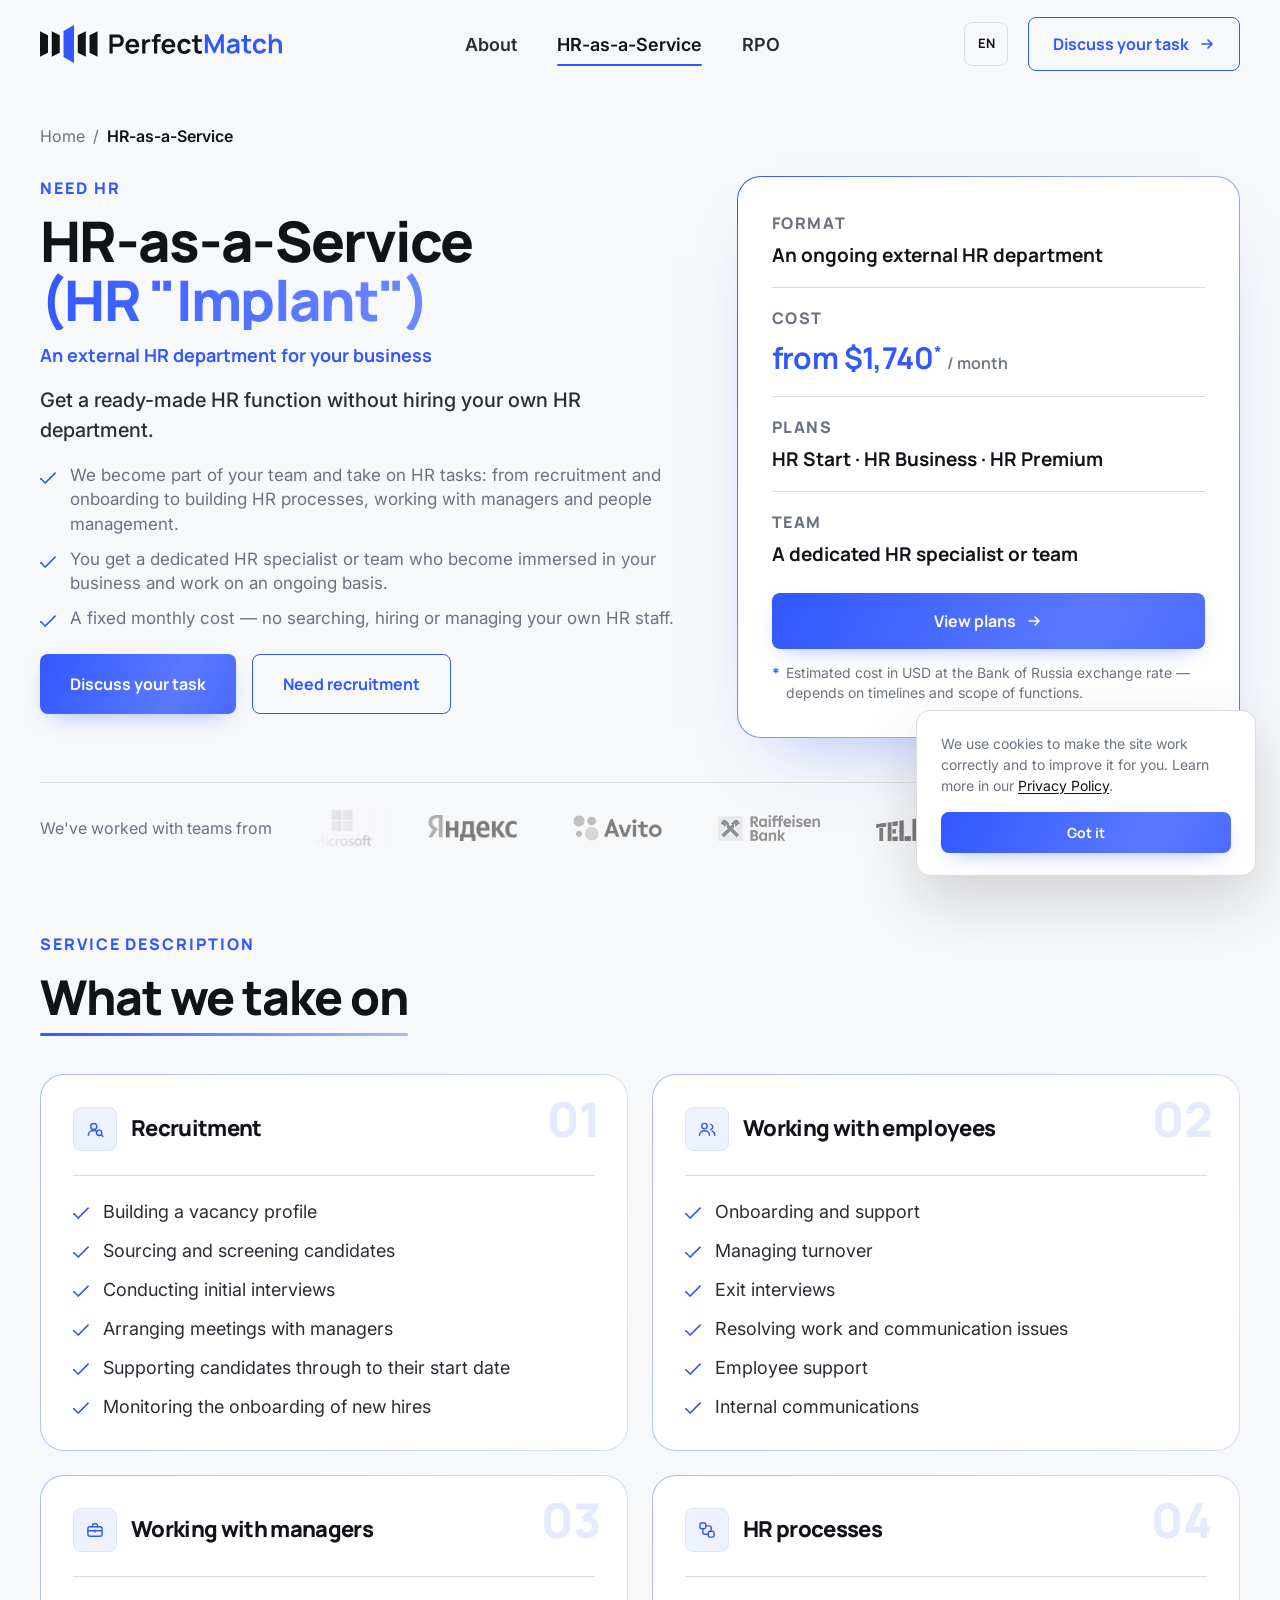
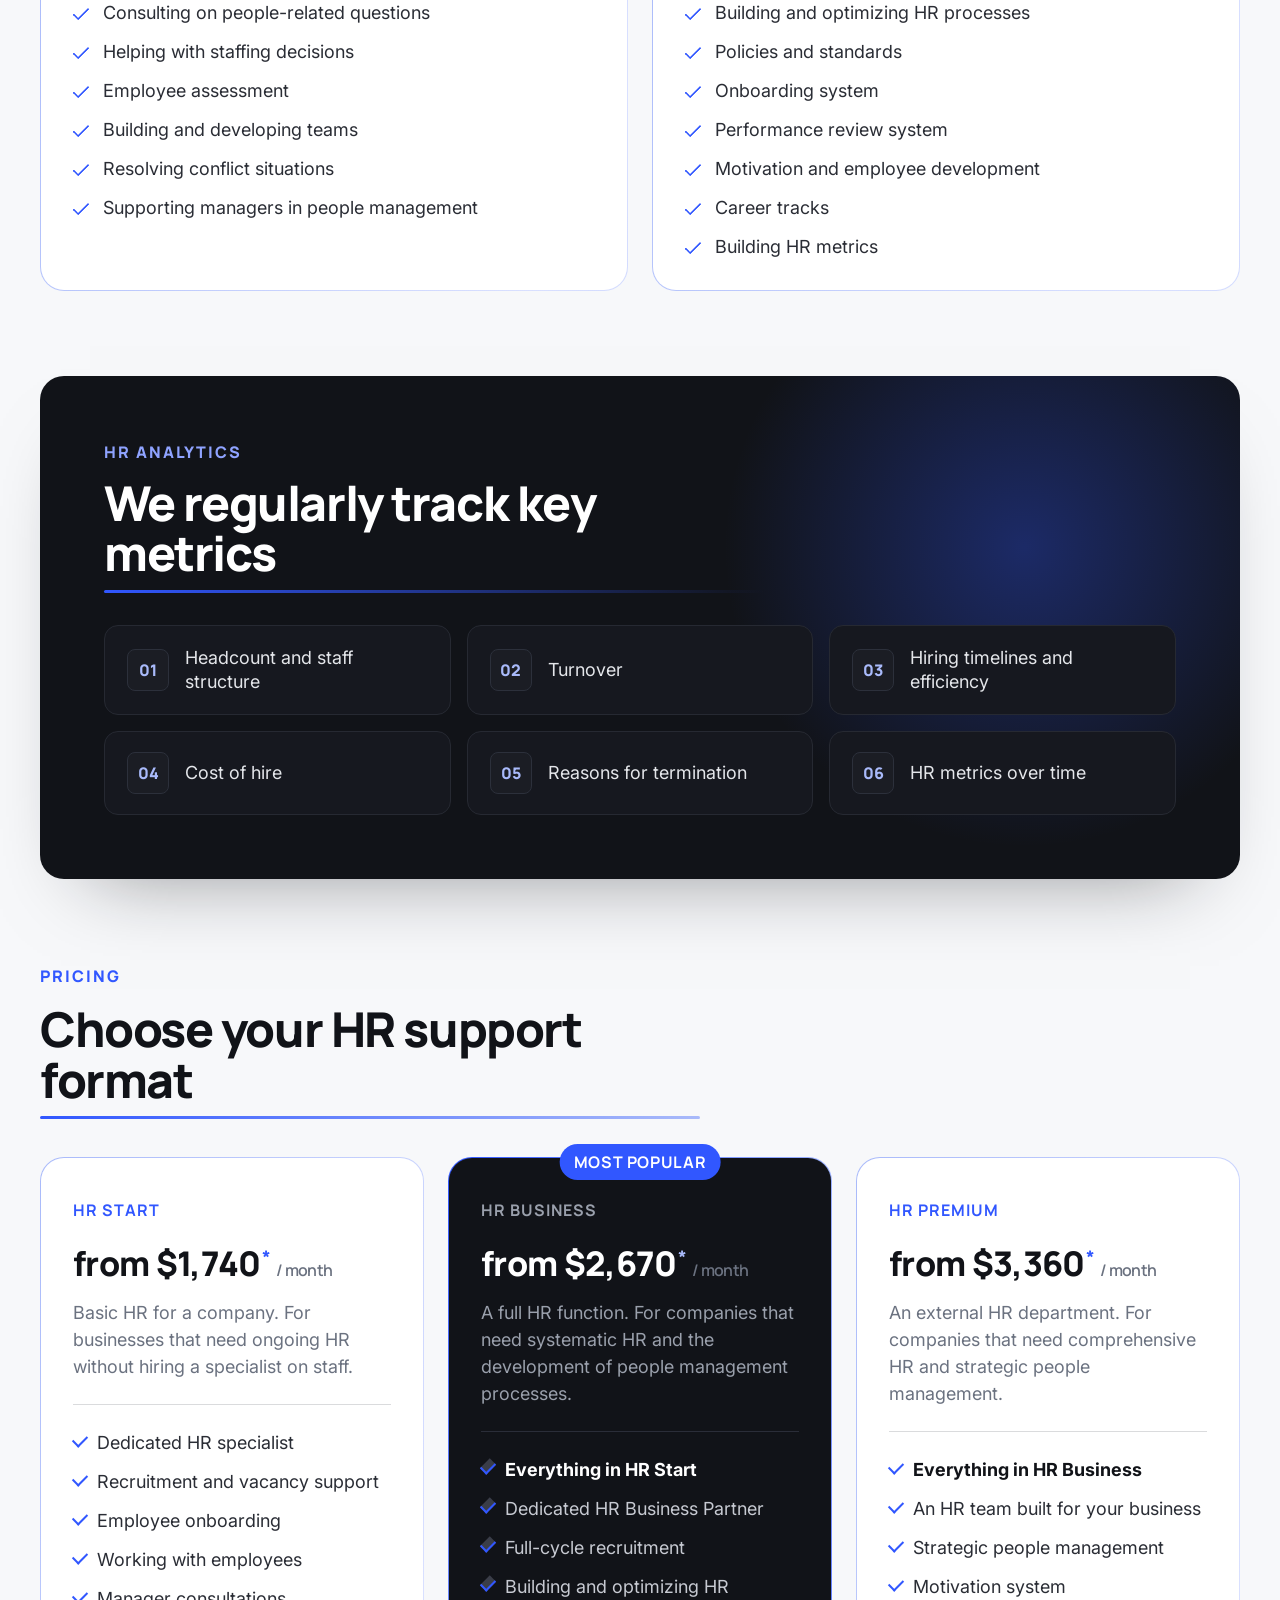
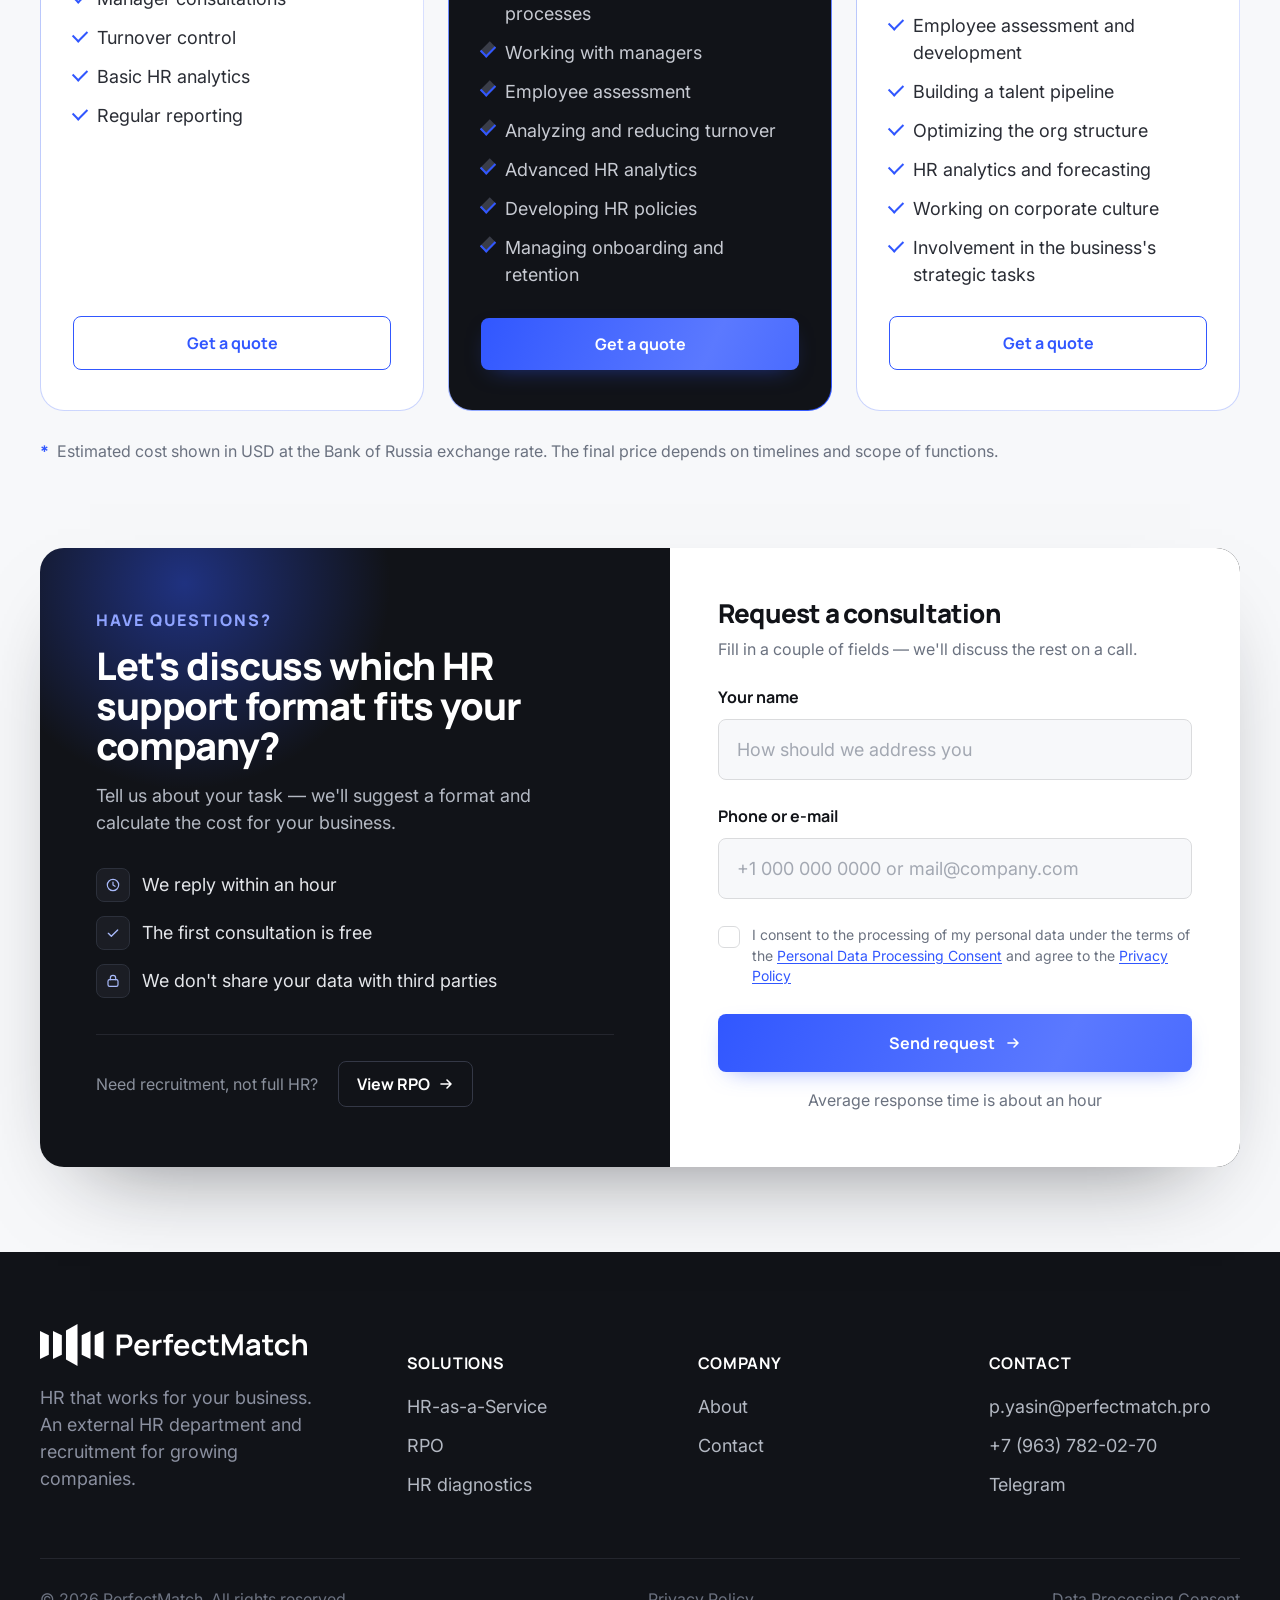
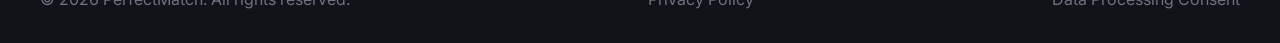
<file: en/hr-as-a-service.html>
<!DOCTYPE html>
<html lang="en">
<head>
<meta charset="UTF-8">
<meta name="viewport" content="width=device-width, initial-scale=1.0">
<title>HR-as-a-Service — external HR department | PerfectMatch</title>
<meta name="description" content="HR-as-a-Service — an external HR department for your business. Recruitment, onboarding and people management without hiring your own HR department.">
<link rel="canonical" href="https://perfectmatch.pro/en/hr-as-a-service.html">
<link rel="alternate" hreflang="ru" href="https://perfectmatch.pro/hr-as-a-service.html">
<link rel="alternate" hreflang="en" href="https://perfectmatch.pro/en/hr-as-a-service.html">
<link rel="alternate" hreflang="x-default" href="https://perfectmatch.pro/hr-as-a-service.html">
<meta property="og:type" content="website">
<meta property="og:site_name" content="PerfectMatch">
<meta property="og:title" content="HR-as-a-Service — external HR department | PerfectMatch">
<meta property="og:description" content="HR-as-a-Service — an external HR department for your business. Recruitment, onboarding and people management without hiring your own HR department.">
<meta property="og:url" content="https://perfectmatch.pro/en/hr-as-a-service.html">
<meta property="og:image" content="https://perfectmatch.pro/assets/img/og-cover.png">
<meta property="og:image:width" content="1200">
<meta property="og:image:height" content="630">
<meta property="og:locale" content="en_US">
<meta name="twitter:card" content="summary_large_image">
<meta name="twitter:title" content="HR-as-a-Service — external HR department | PerfectMatch">
<meta name="twitter:description" content="HR-as-a-Service — an external HR department for your business. Recruitment, onboarding and people management without hiring your own HR department.">
<meta name="twitter:image" content="https://perfectmatch.pro/assets/img/og-cover.png">
<link rel="icon" type="image/png" sizes="32x32" href="/assets/img/favicon-32.png">
<link rel="icon" type="image/png" sizes="16x16" href="/assets/img/favicon-16.png">
<link rel="apple-touch-icon" sizes="180x180" href="/assets/img/apple-touch-icon.png">
<link rel="preconnect" href="https://fonts.googleapis.com">
<link rel="preconnect" href="https://fonts.gstatic.com" crossorigin>
<link href="https://fonts.googleapis.com/css2?family=Inter:wght@400;500;600;700;800;900&family=Manrope:wght@600;700;800&display=swap" rel="stylesheet">
<link rel="stylesheet" href="/assets/css/style.css?v=61">
</head>
<body data-page="HR-as-a-Service">

<div class="preloader" id="preloader" role="status" aria-label="Loading">
  <svg class="preloader-logo" aria-hidden="true" viewBox="0 0 267 42" fill="none" xmlns="http://www.w3.org/2000/svg">
<path class="pl-bar" style="animation-delay:0s" d="M8.82956 11.2808V30.6598L0 35.0637V6.877L8.82956 11.2808Z" fill="#111318"/>
<path class="pl-bar" style="animation-delay:.12s" d="M21.8192 11.2808V30.6598L12.9896 35.0637V6.877L21.8192 11.2808Z" fill="#111318"/>
<path class="pl-bar" style="animation-delay:.24s" d="M25.9793 6.5527V35.3876L37.5256 41.9404V0L25.9793 6.5527Z" fill="#3157FF"/>
<path class="pl-bar" style="animation-delay:.36s" d="M41.6857 11.2808V30.6598L50.5153 35.0637V6.877L41.6857 11.2808Z" fill="#111318"/>
<path class="pl-bar" style="animation-delay:.48s" d="M54.6754 11.2808V30.6598L63.5049 35.0637V6.877L54.6754 11.2808Z" fill="#111318"/>
<path id="Vector" d="M178.605 31.507C177.561 31.7021 176.537 31.785 175.532 31.7558C174.537 31.7363 173.644 31.5558 172.854 31.2143C172.064 30.8631 171.464 30.3119 171.054 29.5606C170.693 28.8777 170.503 28.1801 170.483 27.4679C170.464 26.7557 170.454 25.9508 170.454 25.0532V11.3116H173.966V24.8484C173.966 25.4825 173.971 26.0386 173.981 26.5167C174 26.9947 174.103 27.385 174.288 27.6874C174.639 28.2728 175.2 28.5996 175.971 28.6679C176.742 28.7362 177.62 28.6972 178.605 28.5509V31.507ZM167.585 18.4678V15.7019H178.605V18.4678H167.585Z" fill="#111318"/>
<path id="Vector_2" d="M159.37 31.9461C157.741 31.9461 156.35 31.5851 155.199 30.8632C154.048 30.1315 153.165 29.1363 152.55 27.8778C151.945 26.6192 151.638 25.1948 151.628 23.6045C151.638 21.985 151.955 20.5508 152.579 19.302C153.214 18.0435 154.111 17.0581 155.272 16.3459C156.433 15.6239 157.814 15.2629 159.414 15.2629C161.209 15.2629 162.726 15.7166 163.965 16.6239C165.214 17.5215 166.028 18.7508 166.409 20.3118L162.897 21.263C162.624 20.4142 162.17 19.7557 161.536 19.2874C160.902 18.8093 160.18 18.5703 159.37 18.5703C158.453 18.5703 157.697 18.7898 157.101 19.2289C156.506 19.6581 156.067 20.2533 155.784 21.0143C155.501 21.7752 155.36 22.6387 155.36 23.6045C155.36 25.107 155.697 26.3216 156.37 27.2485C157.043 28.1753 158.043 28.6388 159.37 28.6388C160.306 28.6388 161.043 28.4241 161.58 27.9948C162.126 27.5656 162.536 26.946 162.809 26.1363L166.409 26.9412C165.921 28.5509 165.067 29.79 163.848 30.6583C162.628 31.5168 161.136 31.9461 159.37 31.9461Z" fill="#111318"/>
<path id="Vector_3" d="M142.085 31.9461C140.485 31.9461 139.08 31.5998 137.87 30.9071C136.66 30.2144 135.714 29.2534 135.031 28.0241C134.358 26.7948 134.021 25.3802 134.021 23.7801C134.021 22.0533 134.353 20.5557 135.016 19.2874C135.68 18.0093 136.602 17.0191 137.782 16.3166C138.963 15.6142 140.329 15.2629 141.88 15.2629C143.519 15.2629 144.909 15.6483 146.051 16.4191C147.202 17.18 148.056 18.2581 148.612 19.6533C149.168 21.0484 149.378 22.6923 149.241 24.585H145.743V23.2972C145.734 21.5801 145.431 20.3264 144.836 19.5362C144.241 18.7459 143.304 18.3508 142.026 18.3508C140.582 18.3508 139.509 18.7996 138.807 19.6972C138.104 20.585 137.753 21.8874 137.753 23.6045C137.753 25.2046 138.104 26.4436 138.807 27.3217C139.509 28.1997 140.534 28.6388 141.88 28.6388C142.748 28.6388 143.495 28.4485 144.119 28.068C144.753 27.6778 145.241 27.1168 145.582 26.3851L149.065 27.4387C148.461 28.8631 147.524 29.9705 146.256 30.7607C144.997 31.551 143.607 31.9461 142.085 31.9461ZM136.641 24.585V21.9216H147.514V24.585H136.641Z" fill="#111318"/>
<path id="Vector_4" d="M125.785 31.507V15.4531C125.785 15.0531 125.8 14.6141 125.829 14.1361C125.858 13.6482 125.941 13.1653 126.078 12.6873C126.214 12.2092 126.463 11.775 126.824 11.3848C127.273 10.8872 127.756 10.5458 128.273 10.3604C128.8 10.1653 129.317 10.0579 129.824 10.0384C130.332 10.0092 130.775 9.99453 131.156 9.99453H133.132V12.8629H131.302C130.629 12.8629 130.127 13.0336 129.795 13.3751C129.473 13.7068 129.312 14.1458 129.312 14.6922V31.507H125.785ZM123.239 18.4678V15.7019H133.132V18.4678H123.239Z" fill="#111318"/>
<path id="Vector_5" d="M112.719 31.5069V15.7018H115.836V19.5507L115.456 19.0531C115.651 18.5263 115.909 18.0482 116.231 17.6189C116.563 17.1799 116.958 16.8189 117.417 16.536C117.807 16.2726 118.236 16.0677 118.705 15.9214C119.183 15.7653 119.67 15.6726 120.168 15.6433C120.666 15.6043 121.149 15.6238 121.617 15.7018V18.9946C121.149 18.858 120.607 18.8141 119.992 18.8629C119.388 18.9116 118.841 19.0824 118.353 19.3751C117.866 19.6385 117.466 19.9751 117.153 20.3848C116.851 20.7946 116.627 21.2629 116.48 21.7897C116.334 22.3068 116.261 22.8678 116.261 23.4727V31.5069H112.719Z" fill="#111318"/>
<path id="Vector_6" d="M102.298 31.9461C100.698 31.9461 99.2928 31.5998 98.083 30.9071C96.8732 30.2144 95.9269 29.2534 95.2439 28.0241C94.5708 26.7948 94.2342 25.3802 94.2342 23.7801C94.2342 22.0533 94.5659 20.5557 95.2293 19.2874C95.8927 18.0093 96.8147 17.0191 97.9952 16.3166C99.1757 15.6142 100.542 15.2629 102.093 15.2629C103.732 15.2629 105.122 15.6483 106.264 16.4191C107.415 17.18 108.269 18.2581 108.825 19.6533C109.381 21.0484 109.59 22.6923 109.454 24.585H105.956V23.2972C105.947 21.5801 105.644 20.3264 105.049 19.5362C104.454 18.7459 103.517 18.3508 102.239 18.3508C100.795 18.3508 99.7221 18.7996 99.0196 19.6972C98.3172 20.585 97.9659 21.8874 97.9659 23.6045C97.9659 25.2046 98.3172 26.4436 99.0196 27.3217C99.7221 28.1997 100.746 28.6388 102.093 28.6388C102.961 28.6388 103.707 28.4485 104.332 28.068C104.966 27.6778 105.454 27.1168 105.795 26.3851L109.278 27.4387C108.673 28.8631 107.737 29.9705 106.469 30.7607C105.21 31.551 103.82 31.9461 102.298 31.9461ZM96.8537 24.585V21.9216H107.727V24.585H96.8537Z" fill="#111318"/>
<path id="Vector_7" d="M76.6763 31.5069V10.4335H85.3838C85.5887 10.4335 85.8521 10.4432 86.174 10.4627C86.496 10.4725 86.7936 10.5018 87.0667 10.5505C88.2863 10.7359 89.2912 11.1408 90.0814 11.7652C90.8814 12.3896 91.4717 13.1798 91.8522 14.136C92.2424 15.0823 92.4375 16.136 92.4375 17.297C92.4375 18.4482 92.2424 19.5019 91.8522 20.458C91.4619 21.4044 90.8668 22.1897 90.0668 22.8141C89.2765 23.4385 88.2765 23.8434 87.0667 24.0288C86.7936 24.0678 86.4911 24.0971 86.1594 24.1166C85.8374 24.1361 85.5789 24.1459 85.3838 24.1459H80.2032V31.5069H76.6763ZM80.2032 20.8531H85.2374C85.4326 20.8531 85.6521 20.8434 85.896 20.8239C86.1399 20.8044 86.3643 20.7653 86.5692 20.7068C87.1545 20.5604 87.6131 20.3019 87.9448 19.9312C88.2863 19.5604 88.5253 19.1409 88.6619 18.6726C88.8082 18.2043 88.8814 17.7458 88.8814 17.297C88.8814 16.8482 88.8082 16.3897 88.6619 15.9214C88.5253 15.4433 88.2863 15.0189 87.9448 14.6482C87.6131 14.2774 87.1545 14.0189 86.5692 13.8725C86.3643 13.814 86.1399 13.7799 85.896 13.7701C85.6521 13.7506 85.4326 13.7408 85.2374 13.7408H80.2032V20.8531Z" fill="#111318"/>
<path id="Vector_8" d="M263.429 31.2877V23.6778C263.429 23.1802 263.395 22.629 263.327 22.0241C263.258 21.4192 263.097 20.8387 262.844 20.2826C262.6 19.7168 262.229 19.2533 261.732 18.8924C261.244 18.5314 260.58 18.3509 259.741 18.3509C259.293 18.3509 258.849 18.4241 258.41 18.5704C257.971 18.7168 257.571 18.9704 257.21 19.3314C256.858 19.6826 256.575 20.1704 256.361 20.7948C256.146 21.4095 256.039 22.1997 256.039 23.1656L253.946 22.2729C253.946 20.9265 254.205 19.707 254.722 18.6143C255.249 17.5216 256.019 16.6533 257.034 16.0094C258.049 15.3557 259.297 15.0289 260.78 15.0289C261.951 15.0289 262.917 15.224 263.678 15.6143C264.439 16.0045 265.044 16.5021 265.493 17.107C265.941 17.7119 266.273 18.3558 266.488 19.0387C266.702 19.7216 266.839 20.3704 266.898 20.9851C266.966 21.59 267 22.0827 267 22.4632V31.2877H263.429ZM252.468 31.2877V10.2142H255.614V21.307H256.039V31.2877H252.468Z" fill="#3157FF"/>
<path id="Vector_9" d="M242.526 31.7266C240.896 31.7266 239.506 31.3656 238.355 30.6437C237.204 29.912 236.321 28.9168 235.706 27.6583C235.101 26.3997 234.794 24.9753 234.784 23.385C234.794 21.7655 235.111 20.3313 235.735 19.0825C236.369 17.824 237.267 16.8386 238.428 16.1264C239.589 15.4044 240.97 15.0434 242.57 15.0434C244.365 15.0434 245.882 15.4971 247.121 16.4044C248.37 17.302 249.184 18.5313 249.565 20.0923L246.053 21.0435C245.779 20.1947 245.326 19.5362 244.692 19.0679C244.057 18.5898 243.335 18.3508 242.526 18.3508C241.609 18.3508 240.852 18.5703 240.257 19.0094C239.662 19.4386 239.223 20.0338 238.94 20.7947C238.657 21.5557 238.516 22.4192 238.516 23.385C238.516 24.8875 238.852 26.1021 239.526 27.029C240.199 27.9558 241.199 28.4192 242.526 28.4192C243.462 28.4192 244.199 28.2046 244.735 27.7753C245.282 27.3461 245.692 26.7265 245.965 25.9168L249.565 26.7217C249.077 28.3314 248.223 29.5705 247.004 30.4388C245.784 31.2973 244.292 31.7266 242.526 31.7266Z" fill="#3157FF"/>
<path id="Vector_10" d="M233.064 31.2877C232.02 31.4828 230.995 31.5658 229.991 31.5365C228.995 31.517 228.103 31.3365 227.312 30.995C226.522 30.6438 225.922 30.0926 225.512 29.3413C225.151 28.6584 224.961 27.9608 224.942 27.2486C224.922 26.5364 224.912 25.7315 224.912 24.834V11.0923H228.425V24.6291C228.425 25.2632 228.43 25.8193 228.439 26.2974C228.459 26.7755 228.561 27.1657 228.747 27.4681C229.098 28.0535 229.659 28.3804 230.43 28.4486C231.2 28.5169 232.078 28.4779 233.064 28.3316V31.2877ZM222.044 18.2485V15.4826H233.064V18.2485H222.044Z" fill="#3157FF"/>
<path id="Vector_11" d="M211.356 31.7266C210.215 31.7266 209.249 31.512 208.458 31.0827C207.668 30.6437 207.068 30.0632 206.658 29.3412C206.258 28.6193 206.058 27.8241 206.058 26.9558C206.058 26.1948 206.185 25.5119 206.439 24.907C206.693 24.2924 207.083 23.7655 207.61 23.3265C208.136 22.8777 208.819 22.5118 209.658 22.2289C210.293 22.024 211.034 21.8387 211.883 21.6728C212.741 21.507 213.668 21.3557 214.663 21.2191C215.668 21.0728 216.717 20.9167 217.81 20.7508L216.551 21.4679C216.561 20.3752 216.317 19.5703 215.819 19.0533C215.322 18.5362 214.483 18.2776 213.302 18.2776C212.59 18.2776 211.902 18.4435 211.239 18.7752C210.576 19.1069 210.112 19.6777 209.849 20.4874L206.629 19.4777C207.019 18.141 207.761 17.0679 208.854 16.2581C209.956 15.4483 211.439 15.0434 213.302 15.0434C214.707 15.0434 215.941 15.2727 217.005 15.7313C218.078 16.1898 218.873 16.941 219.39 17.9849C219.673 18.5411 219.844 19.1118 219.902 19.6972C219.961 20.2728 219.99 20.9021 219.99 21.585V31.2876H216.902V27.8631L217.415 28.4192C216.702 29.5607 215.868 30.3998 214.912 30.9364C213.966 31.4632 212.78 31.7266 211.356 31.7266ZM212.058 28.9168C212.858 28.9168 213.541 28.7754 214.107 28.4924C214.673 28.2095 215.122 27.8631 215.454 27.4534C215.795 27.0436 216.024 26.6582 216.141 26.2973C216.327 25.8485 216.429 25.3363 216.449 24.7607C216.478 24.1753 216.493 23.7021 216.493 23.3411L217.576 23.6631C216.512 23.8289 215.6 23.9753 214.839 24.1021C214.078 24.2289 213.424 24.3509 212.878 24.468C212.332 24.5753 211.849 24.6972 211.429 24.8338C211.019 24.9802 210.673 25.1509 210.39 25.346C210.107 25.5412 209.888 25.7655 209.732 26.0192C209.585 26.2729 209.512 26.5704 209.512 26.9119C209.512 27.3022 209.61 27.6485 209.805 27.9509C210 28.2436 210.283 28.4778 210.654 28.6534C211.034 28.829 211.502 28.9168 212.058 28.9168Z" fill="#3157FF"/>
<path id="Vector_12" d="M181.898 31.2877V10.2142H185.074L192.361 25.1413L199.649 10.2142H202.825V31.2877H199.532V17.7802L193.064 31.2877H191.659L185.205 17.7802V31.2877H181.898Z" fill="#3157FF"/>
</svg>
</div>
<div class="modal-overlay" id="requestModal">
  <div class="modal-dialog" role="dialog" aria-modal="true" aria-labelledby="modalFormTitle">
    <button type="button" class="modal-close" aria-label="Close">
      <svg width="16" height="16" viewBox="0 0 16 16" fill="none"><path d="M3 3L13 13M13 3L3 13" stroke="currentColor" stroke-width="1.8" stroke-linecap="round"/></svg>
    </button>

    <form class="request-form modal-form" novalidate data-source="Popup (EN)">
      <div class="rf-head">
        <h3 id="modalFormTitle">Leave a request</h3>
        <p>Fill in a couple of fields — we'll discuss the rest on a call.</p>
      </div>

      <div class="field">
        <label for="modal-rf-name">Your name</label>
        <input type="text" id="modal-rf-name" name="name" placeholder="How should we address you" autocomplete="name" required>
        <span class="field-error">Please tell us how to address you</span>
      </div>

      <div class="field">
        <label for="modal-rf-contact">Phone or e-mail</label>
        <input type="text" id="modal-rf-contact" name="contact" placeholder="+1 000 000 0000 or mail@company.com" autocomplete="tel" required>
        <span class="field-error">Leave a phone number or e-mail so we can reach you</span>
      </div>

      <label class="field-check">
        <input type="checkbox" name="consent" required>
        <span class="box"><svg width="12" height="12" viewBox="0 0 14 14" fill="none"><path d="M2.5 7.5L5.5 10.5L11.5 4" stroke="currentColor" stroke-width="2.2" stroke-linecap="round" stroke-linejoin="round"/></svg></span>
        <span class="check-text">I consent to the processing of my personal data under the terms of the <a href="consent.html" target="_blank" rel="noopener" class="policy-link">Personal Data Processing Consent</a> and agree to the <a href="policy.html" target="_blank" rel="noopener" class="policy-link">Privacy Policy</a></span>
      </label>
      <span class="field-error consent-error">Consent to data processing is required</span>

      <button type="submit" class="btn btn-primary btn-lg rf-submit">
        Send request
        <svg width="16" height="16" viewBox="0 0 16 16" fill="none"><path d="M3 8H13M13 8L9 4M13 8L9 12" stroke="currentColor" stroke-width="1.6" stroke-linecap="round" stroke-linejoin="round"/></svg>
      </button>

      <p class="rf-note">Average response time is about an hour</p>
          <p class="rf-error" hidden>Couldn't send the request. Email us at <a href="mailto:p.yasin@perfectmatch.pro">p.yasin@perfectmatch.pro</a> — we'll reply just as fast.</p>

      <div class="rf-success" hidden>
        <div class="rf-success-icon"><svg width="26" height="26" viewBox="0 0 24 24" fill="none"><path d="M5 12.5l4.5 4.5L19 7.5" stroke="currentColor" stroke-width="2.2" stroke-linecap="round" stroke-linejoin="round"/></svg></div>
        <strong>Request sent</strong>
        <p>We've received your request and passed it to the team — we'll reply within an hour.</p>
      </div>
    </form>
  </div>
</div>

<div class="cookie-notice" id="cookieNotice" role="dialog" aria-live="polite" hidden>
  <p>We use cookies to make the site work correctly and to improve it for you. Learn more in our <a href="policy.html" target="_blank" rel="noopener">Privacy Policy</a>.</p>
  <div class="cookie-notice-actions">
    <button type="button" class="btn btn-primary cookie-accept">Got it</button>
  </div>
</div>

<header class="site-header">
  <div class="container">
    <a href="index.html" class="logo">
      <img src="/assets/img/logo-lockup-dark.svg" alt="PerfectMatch" class="logo-lockup">
      <img src="/assets/img/logo-mark-dark.svg" alt="PerfectMatch" class="logo-mark-only">
    </a>
    <nav class="main-nav">
      <a href="index.html#about">About</a>
      <a href="hr-as-a-service.html" class="active">HR-as-a-Service</a>
      <a href="rpo.html">RPO</a>
    </nav>
    <div class="header-cta">
      <a href="/hr-as-a-service.html" class="lang-toggle" aria-label="Switch language">EN</a>
      <a href="#contact" class="btn btn-outline" data-modal-trigger>
        <span class="btn-label-full">Discuss your task</span>
        <svg width="16" height="16" viewBox="0 0 16 16" fill="none"><path d="M3 8H13M13 8L9 4M13 8L9 12" stroke="currentColor" stroke-width="1.6" stroke-linecap="round" stroke-linejoin="round"/></svg>
      </a>
      <button class="nav-toggle" aria-label="Open menu"><span></span></button>
    </div>
  </div>
</header>

<div class="mobile-nav">
  <a href="index.html#about">About</a>
  <a href="hr-as-a-service.html">HR-as-a-Service</a>
  <a href="rpo.html">RPO</a>
  <a href="#contact" class="btn btn-primary" data-modal-trigger>
    Discuss your task
    <svg width="16" height="16" viewBox="0 0 16 16" fill="none"><path d="M3 8H13M13 8L9 4M13 8L9 12" stroke="currentColor" stroke-width="1.6" stroke-linecap="round" stroke-linejoin="round"/></svg>
  </a>
</div>

<main>

  <!-- PAGE HERO -->
  <section class="page-hero">
    <div class="container">
      <div class="breadcrumb reveal">
        <a href="index.html">Home</a>
        <span>/</span>
        <span class="current">HR-as-a-Service</span>
      </div>

      <div class="page-hero-grid">
        <div class="page-hero-inner reveal">
          <div class="eyebrow">Need HR</div>
          <h1>HR-as-a-Service <span class="accent accent-line">(HR "Implant")</span></h1>
          <div class="service-tag">An external HR department for your business</div>
          <p class="lead lead-main">Get a ready-made HR function without hiring your own HR department.</p>
          <ul class="hero-points">
            <li>We become part of your team and take on HR tasks: from recruitment and onboarding to building HR processes, working with managers and people management.</li>
            <li>You get a dedicated HR specialist or team who become immersed in your business and work on an ongoing basis.</li>
            <li>A fixed monthly cost — no searching, hiring or managing your own HR staff.</li>
          </ul>
          <div class="btn-row">
            <a href="#contact" class="btn btn-primary btn-lg" data-modal-trigger>Discuss your task</a>
            <a href="rpo.html" class="btn btn-outline btn-lg">Need recruitment</a>
          </div>
        </div>

        <aside class="offer-card reveal reveal-delay-1">
          <div class="offer-row">
            <span class="offer-label">Format</span>
            <span class="offer-value">An ongoing external HR department</span>
          </div>
          <div class="offer-row">
            <span class="offer-label">Cost</span>
            <span class="offer-value offer-price">from $1,740<sup class="price-star">*</sup> <span>/ month</span></span>
          </div>
          <div class="offer-row">
            <span class="offer-label">Plans</span>
            <span class="offer-value">HR Start · HR Business · HR Premium</span>
          </div>
          <div class="offer-row">
            <span class="offer-label">Team</span>
            <span class="offer-value">A dedicated HR specialist or team</span>
          </div>
          <a href="#pricing" class="btn btn-primary offer-cta">
            View plans
            <svg width="16" height="16" viewBox="0 0 16 16" fill="none"><path d="M3 8H13M13 8L9 4M13 8L9 12" stroke="currentColor" stroke-width="1.6" stroke-linecap="round" stroke-linejoin="round"/></svg>
          </a>
          <p class="offer-note"><span class="price-star">*</span> Estimated cost in USD at the Bank of Russia exchange rate — depends on timelines and scope of functions.</p>
        </aside>
      </div>

      <div class="hero-trust reveal">
        <span class="hero-trust-label">We've worked with teams from</span>
        <div class="hero-ticker">
          <div class="hero-ticker-track">
            <div class="hero-ticker-set">
              <img src="/assets/img/logos/microsoft.png" alt="Microsoft" data-tall>
              <img src="/assets/img/logos/yandex.png" alt="Yandex">
              <img src="/assets/img/logos/avito.png" alt="Avito">
              <img src="/assets/img/logos/raiffeisenbank.png" alt="Raiffeisenbank">
              <img src="/assets/img/logos/tele2.png" alt="Tele2">
              <img src="/assets/img/logos/accenture.png" alt="Accenture" data-tall>
              <img src="/assets/img/logos/ericsson.png" alt="Ericsson" data-tall>
              <img src="/assets/img/logos/toyota.png" alt="Toyota">
              <img src="/assets/img/logos/spar.png" alt="SPAR">
              <img src="/assets/img/logos/salampay.png" alt="SalamPay">
            </div>
            <div class="hero-ticker-set" aria-hidden="true">
              <img src="/assets/img/logos/microsoft.png" alt="Microsoft" data-tall>
              <img src="/assets/img/logos/yandex.png" alt="Yandex">
              <img src="/assets/img/logos/avito.png" alt="Avito">
              <img src="/assets/img/logos/raiffeisenbank.png" alt="Raiffeisenbank">
              <img src="/assets/img/logos/tele2.png" alt="Tele2">
              <img src="/assets/img/logos/accenture.png" alt="Accenture" data-tall>
              <img src="/assets/img/logos/ericsson.png" alt="Ericsson" data-tall>
              <img src="/assets/img/logos/toyota.png" alt="Toyota">
              <img src="/assets/img/logos/spar.png" alt="SPAR">
              <img src="/assets/img/logos/salampay.png" alt="SalamPay">
            </div>
          </div>
        </div>
      </div>
    </div>
  </section>

  <!-- WHAT WE TAKE ON -->
  <section class="features" id="scope">
    <div class="container">
      <div class="section-head reveal">
        <div class="eyebrow">Service description</div>
        <h2>What we take on</h2>
      </div>
      <div class="feature-grid">
        <div class="feature-card reveal">
          <div class="feature-num">01</div>
          <div class="feature-head">
            <span class="feature-icon"><svg width="20" height="20" viewBox="0 0 24 24" fill="none"><circle cx="10.5" cy="9" r="3.6" stroke-width="1.7"/><path d="M4 19.5c0-3.4 2.9-5.7 6.5-5.7 1.3 0 2.5.3 3.5.8" stroke-width="1.7" stroke-linecap="round"/><circle cx="17" cy="16.5" r="3.2" stroke-width="1.7"/><path d="M19.4 18.9L21.5 21" stroke-width="1.7" stroke-linecap="round"/></svg></span>
            <h3>Recruitment</h3>
          </div>
          <ul>
            <li>Building a vacancy profile</li>
            <li>Sourcing and screening candidates</li>
            <li>Conducting initial interviews</li>
            <li>Arranging meetings with managers</li>
            <li>Supporting candidates through to their start date</li>
            <li>Monitoring the onboarding of new hires</li>
          </ul>
        </div>
        <div class="feature-card reveal reveal-delay-1">
          <div class="feature-num">02</div>
          <div class="feature-head">
            <span class="feature-icon"><svg width="20" height="20" viewBox="0 0 24 24" fill="none"><circle cx="9" cy="8.5" r="3.3" stroke-width="1.7"/><path d="M3 19.5c0-3.3 2.7-5.5 6-5.5s6 2.2 6 5.5" stroke-width="1.7" stroke-linecap="round"/><path d="M16.5 6.4a3.2 3.2 0 010 6.2M18 14.6c2 .7 3.4 2.5 3.4 4.9" stroke-width="1.7" stroke-linecap="round"/></svg></span>
            <h3>Working with employees</h3>
          </div>
          <ul>
            <li>Onboarding and support</li>
            <li>Managing turnover</li>
            <li>Exit interviews</li>
            <li>Resolving work and communication issues</li>
            <li>Employee support</li>
            <li>Internal communications</li>
          </ul>
        </div>
        <div class="feature-card reveal">
          <div class="feature-num">03</div>
          <div class="feature-head">
            <span class="feature-icon"><svg width="20" height="20" viewBox="0 0 24 24" fill="none"><rect x="3.5" y="8" width="17" height="11.5" rx="2.4" stroke-width="1.7"/><path d="M9 8V6.4A1.9 1.9 0 0110.9 4.5h2.2A1.9 1.9 0 0115 6.4V8" stroke-width="1.7" stroke-linecap="round"/><path d="M3.5 13h17M12 12v2.4" stroke-width="1.7" stroke-linecap="round"/></svg></span>
            <h3>Working with managers</h3>
          </div>
          <ul>
            <li>Consulting on people-related questions</li>
            <li>Helping with staffing decisions</li>
            <li>Employee assessment</li>
            <li>Building and developing teams</li>
            <li>Resolving conflict situations</li>
            <li>Supporting managers in people management</li>
          </ul>
        </div>
        <div class="feature-card reveal reveal-delay-1">
          <div class="feature-num">04</div>
          <div class="feature-head">
            <span class="feature-icon"><svg width="20" height="20" viewBox="0 0 24 24" fill="none"><rect x="3.5" y="3.5" width="7" height="7" rx="2" stroke-width="1.7"/><rect x="13.5" y="13.5" width="7" height="7" rx="2" stroke-width="1.7"/><path d="M10.5 7h4.2a2.3 2.3 0 012.3 2.3v4.2M7 10.5v4.2a2.3 2.3 0 002.3 2.3h4.2" stroke-width="1.7" stroke-linecap="round"/></svg></span>
            <h3>HR processes</h3>
          </div>
          <ul>
            <li>Building and optimizing HR processes</li>
            <li>Policies and standards</li>
            <li>Onboarding system</li>
            <li>Performance review system</li>
            <li>Motivation and employee development</li>
            <li>Career tracks</li>
            <li>Building HR metrics</li>
          </ul>
        </div>
      </div>
    </div>
  </section>

  <!-- ANALYTICS -->
  <section class="metrics">
    <div class="container">
      <div class="metrics-panel reveal">
        <div class="metrics-head">
          <div class="eyebrow on-dark">HR analytics</div>
          <h2>We regularly track key metrics</h2>
        </div>
        <div class="metrics-grid">
          <div class="metric-item"><span class="metric-num">01</span><span class="metric-text">Headcount and staff structure</span></div>
          <div class="metric-item"><span class="metric-num">02</span><span class="metric-text">Turnover</span></div>
          <div class="metric-item"><span class="metric-num">03</span><span class="metric-text">Hiring timelines and efficiency</span></div>
          <div class="metric-item"><span class="metric-num">04</span><span class="metric-text">Cost of hire</span></div>
          <div class="metric-item"><span class="metric-num">05</span><span class="metric-text">Reasons for termination</span></div>
          <div class="metric-item"><span class="metric-num">06</span><span class="metric-text">HR metrics over time</span></div>
        </div>
      </div>
    </div>
  </section>

  <!-- PRICING -->
  <section class="pricing" id="pricing">
    <div class="container">
      <div class="section-head reveal">
        <div class="eyebrow">Pricing</div>
        <h2>Choose your HR support format</h2>
      </div>
      <div class="pricing-grid">

        <div class="price-card reveal">
          <div class="price-tag">HR Start</div>
          <div class="price-amount">from $1,740<sup class="price-star">*</sup> <span>/ month</span></div>
          <div class="price-desc">Basic HR for a company. For businesses that need ongoing HR without hiring a specialist on staff.</div>
          <div class="divider"></div>
          <ul>
            <li>Dedicated HR specialist</li>
            <li>Recruitment and vacancy support</li>
            <li>Employee onboarding</li>
            <li>Working with employees</li>
            <li>Manager consultations</li>
            <li>Turnover control</li>
            <li>Basic HR analytics</li>
            <li>Regular reporting</li>
          </ul>
          <a href="#contact" class="btn btn-outline" data-modal-trigger>Get a quote</a>
        </div>

        <div class="price-card featured reveal reveal-delay-1">
          <div class="price-badge">Most popular</div>
          <div class="price-tag">HR Business</div>
          <div class="price-amount">from $2,670<sup class="price-star">*</sup> <span>/ month</span></div>
          <div class="price-desc">A full HR function. For companies that need systematic HR and the development of people management processes.</div>
          <div class="divider"></div>
          <ul>
            <li class="included-all">Everything in HR Start</li>
            <li>Dedicated HR Business Partner</li>
            <li>Full-cycle recruitment</li>
            <li>Building and optimizing HR processes</li>
            <li>Working with managers</li>
            <li>Employee assessment</li>
            <li>Analyzing and reducing turnover</li>
            <li>Advanced HR analytics</li>
            <li>Developing HR policies</li>
            <li>Managing onboarding and retention</li>
          </ul>
          <a href="#contact" class="btn btn-primary" data-modal-trigger>Get a quote</a>
        </div>

        <div class="price-card reveal reveal-delay-2">
          <div class="price-tag">HR Premium</div>
          <div class="price-amount">from $3,360<sup class="price-star">*</sup> <span>/ month</span></div>
          <div class="price-desc">An external HR department. For companies that need comprehensive HR and strategic people management.</div>
          <div class="divider"></div>
          <ul>
            <li class="included-all">Everything in HR Business</li>
            <li>An HR team built for your business</li>
            <li>Strategic people management</li>
            <li>Motivation system</li>
            <li>Employee assessment and development</li>
            <li>Building a talent pipeline</li>
            <li>Optimizing the org structure</li>
            <li>HR analytics and forecasting</li>
            <li>Working on corporate culture</li>
            <li>Involvement in the business's strategic tasks</li>
          </ul>
          <a href="#contact" class="btn btn-outline" data-modal-trigger>Get a quote</a>
        </div>

      </div>

      <p class="pricing-note reveal">
        <span class="price-star">*</span>
        Estimated cost shown in USD at the Bank of Russia exchange rate. The final price depends on timelines and scope of functions.
      </p>
    </div>
  </section>

  <!-- FINAL CTA -->
  <section class="final-cta" id="contact">
    <div class="container">
      <div class="cta-panel reveal">

        <div class="cta-copy">
          <div class="eyebrow on-dark">Have questions?</div>
          <h2>Let's discuss which HR support format fits your company?</h2>
          <p class="cta-lead">Tell us about your task — we'll suggest a format and calculate the cost for your business.</p>

          <ul class="cta-points">
            <li>
              <span class="cta-point-icon"><svg width="16" height="16" viewBox="0 0 24 24" fill="none"><circle cx="12" cy="12" r="8.5" stroke-width="1.8"/><path d="M12 7.5V12l3 2" stroke-width="1.8" stroke-linecap="round" stroke-linejoin="round"/></svg></span>
              We reply within an hour
            </li>
            <li>
              <span class="cta-point-icon"><svg width="16" height="16" viewBox="0 0 24 24" fill="none"><path d="M5 12.5l4.5 4.5L19 7.5" stroke-width="2" stroke-linecap="round" stroke-linejoin="round"/></svg></span>
              The first consultation is free
            </li>
            <li>
              <span class="cta-point-icon"><svg width="16" height="16" viewBox="0 0 24 24" fill="none"><rect x="4.5" y="10" width="15" height="10" rx="2.5" stroke-width="1.8"/><path d="M8 10V7.5a4 4 0 018 0V10" stroke-width="1.8" stroke-linecap="round"/></svg></span>
              We don't share your data with third parties
            </li>
          </ul>

          <div class="cta-alt">
            <span class="cta-alt-text">Need recruitment, not full HR?</span>
            <a href="rpo.html" class="cta-alt-link">
              View RPO
              <svg width="16" height="16" viewBox="0 0 16 16" fill="none"><path d="M3 8H13M13 8L9 4M13 8L9 12" stroke="currentColor" stroke-width="1.6" stroke-linecap="round" stroke-linejoin="round"/></svg>
            </a>
          </div>
        </div>

        <form class="request-form cta-form" novalidate data-source="HR-as-a-Service page form (EN)">
          <div class="rf-head">
            <h3>Request a consultation</h3>
            <p>Fill in a couple of fields — we'll discuss the rest on a call.</p>
          </div>

          <div class="field">
            <label for="cta-rf-name">Your name</label>
            <input type="text" id="cta-rf-name" name="name" placeholder="How should we address you" autocomplete="name" required>
            <span class="field-error">Please tell us how to address you</span>
          </div>

          <div class="field">
            <label for="cta-rf-contact">Phone or e-mail</label>
            <input type="text" id="cta-rf-contact" name="contact" placeholder="+1 000 000 0000 or mail@company.com" autocomplete="tel" required>
            <span class="field-error">Leave a phone number or e-mail so we can reach you</span>
          </div>

          <label class="field-check">
            <input type="checkbox" name="consent" required>
            <span class="box"><svg width="12" height="12" viewBox="0 0 14 14" fill="none"><path d="M2.5 7.5L5.5 10.5L11.5 4" stroke="currentColor" stroke-width="2.2" stroke-linecap="round" stroke-linejoin="round"/></svg></span>
            <span class="check-text">I consent to the processing of my personal data under the terms of the <a href="consent.html" target="_blank" rel="noopener" class="policy-link">Personal Data Processing Consent</a> and agree to the <a href="policy.html" target="_blank" rel="noopener" class="policy-link">Privacy Policy</a></span>
          </label>
          <span class="field-error consent-error">Consent to data processing is required</span>

          <button type="submit" class="btn btn-primary btn-lg rf-submit">
            Send request
            <svg width="16" height="16" viewBox="0 0 16 16" fill="none"><path d="M3 8H13M13 8L9 4M13 8L9 12" stroke="currentColor" stroke-width="1.6" stroke-linecap="round" stroke-linejoin="round"/></svg>
          </button>

          <p class="rf-note">Average response time is about an hour</p>
          <p class="rf-error" hidden>Couldn't send the request. Email us at <a href="mailto:p.yasin@perfectmatch.pro">p.yasin@perfectmatch.pro</a> — we'll reply just as fast.</p>

          <div class="rf-success" hidden>
            <div class="rf-success-icon"><svg width="26" height="26" viewBox="0 0 24 24" fill="none"><path d="M5 12.5l4.5 4.5L19 7.5" stroke="currentColor" stroke-width="2.2" stroke-linecap="round" stroke-linejoin="round"/></svg></div>
            <strong>Request sent</strong>
            <p>We've received your request and passed it to the team — we'll reply within an hour.</p>
          </div>
        </form>

      </div>
    </div>
  </section>

</main>

<footer class="site-footer">
  <div class="container">
    <div class="footer-grid">
      <div class="footer-brand">
        <a href="index.html" class="logo">
          <img src="/assets/img/logo-lockup-white.svg" alt="PerfectMatch" class="logo-lockup">
        </a>
        <p>HR that works for your business. An external HR department and recruitment for growing companies.</p>
      </div>
      <div class="footer-col">
        <h5>Solutions</h5>
        <a href="hr-as-a-service.html">HR-as-a-Service</a>
        <a href="rpo.html">RPO</a>
        <a href="index.html#diagnostic">HR diagnostics</a>
      </div>
      <div class="footer-col">
        <h5>Company</h5>
        <a href="index.html#about">About</a>
        <a href="index.html#contact">Contact</a>
      </div>
      <div class="footer-col">
        <h5>Contact</h5>
        <a href="mailto:p.yasin@perfectmatch.pro">p.yasin@perfectmatch.pro</a>
        <a href="tel:+79637820270">+7 (963) 782-02-70</a>
        <a href="https://t.me/YasinPavel" target="_blank" rel="noopener">Telegram</a>
      </div>
    </div>
    <div class="footer-bottom">
      <span>© 2026 PerfectMatch. All rights reserved.</span>
      <a href="policy.html">Privacy Policy</a>
      <a href="consent.html">Data Processing Consent</a>
    </div>
  </div>
</footer>

<script src="/assets/js/main.js?v=20"></script>
</body>
</html>
</file>
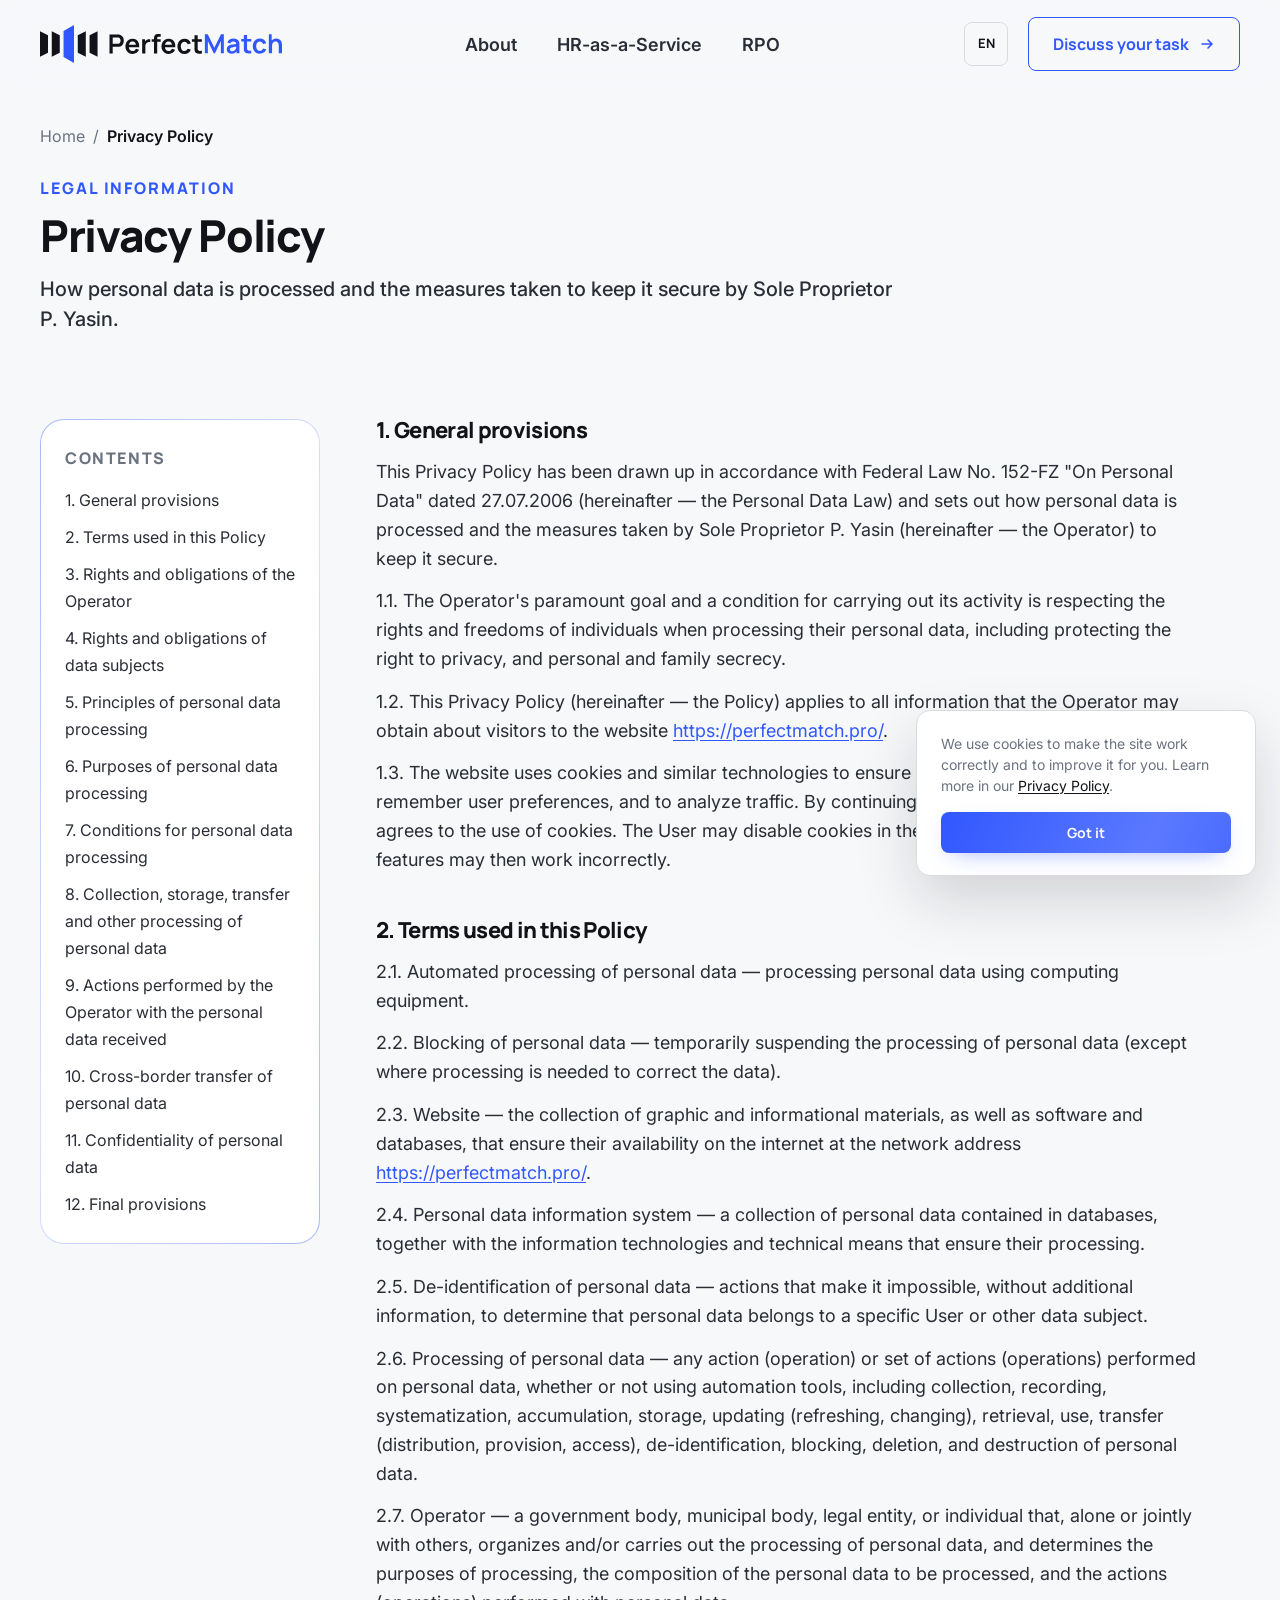
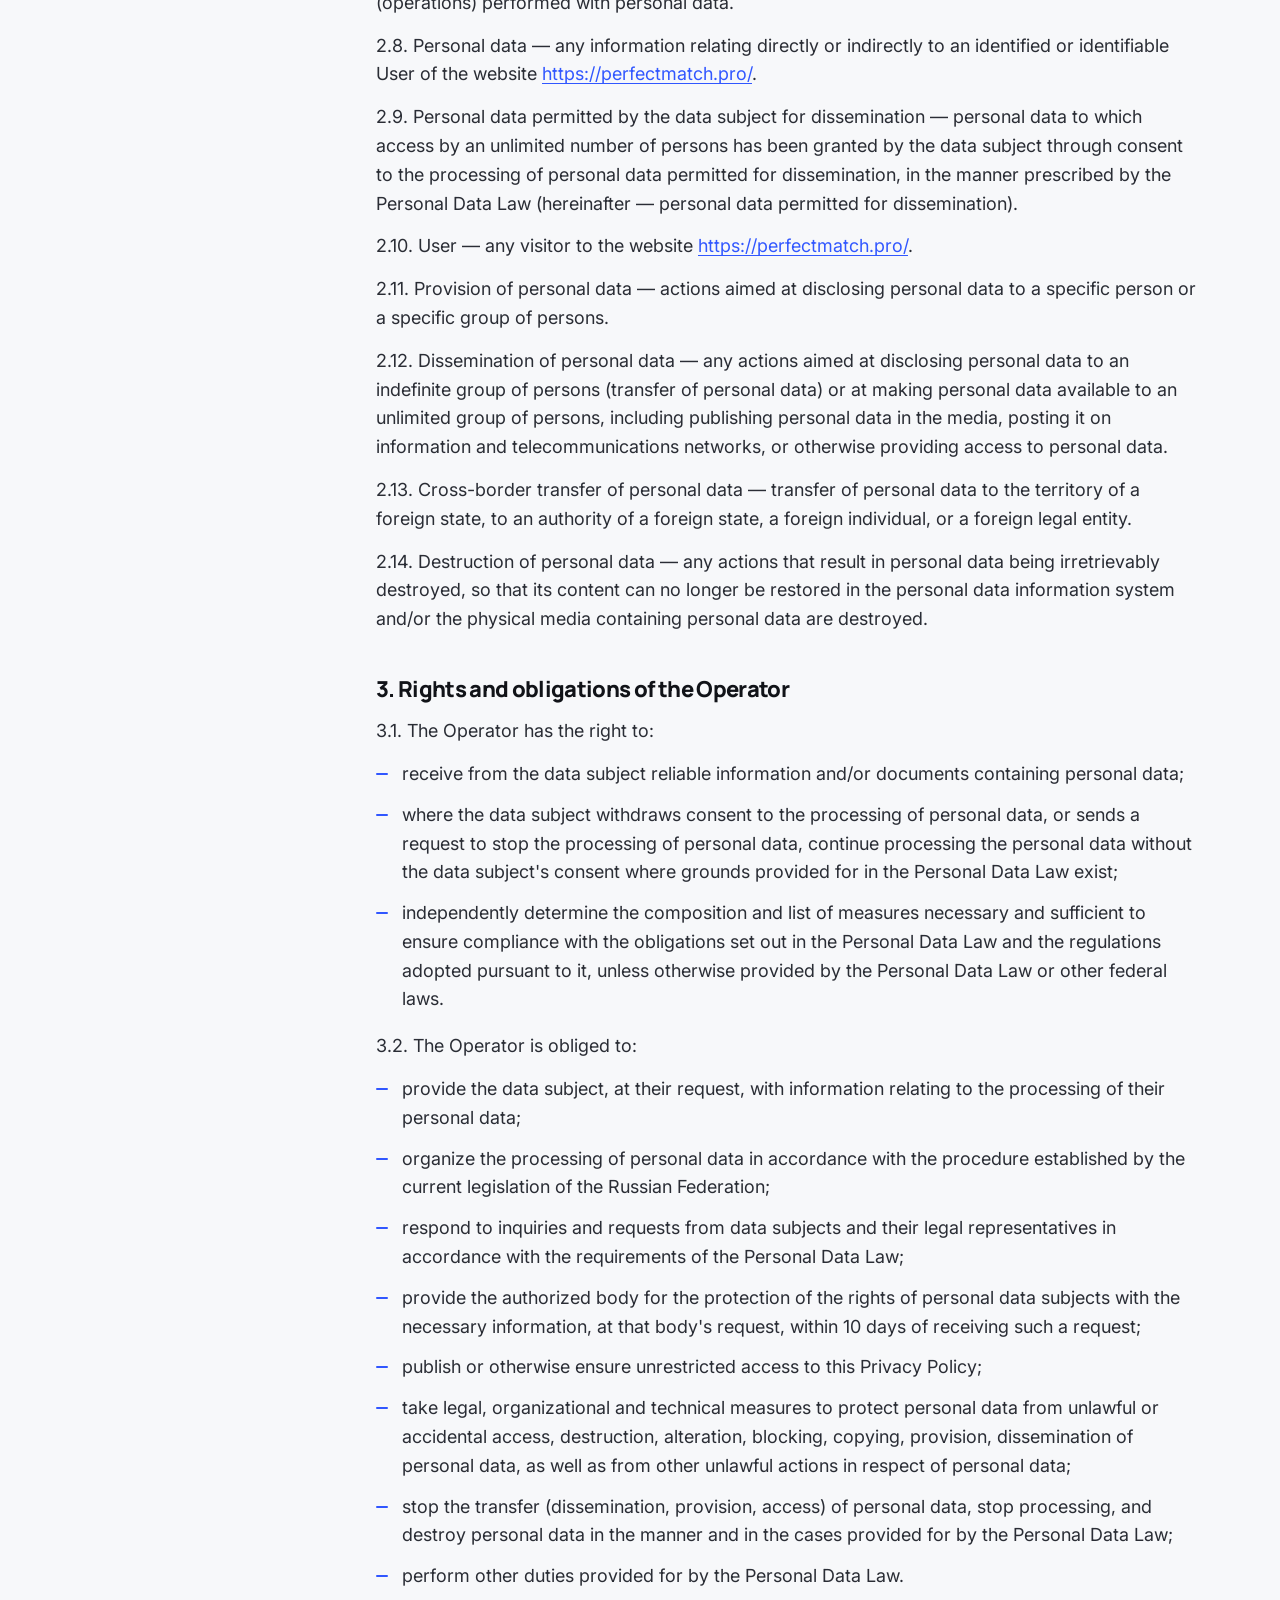
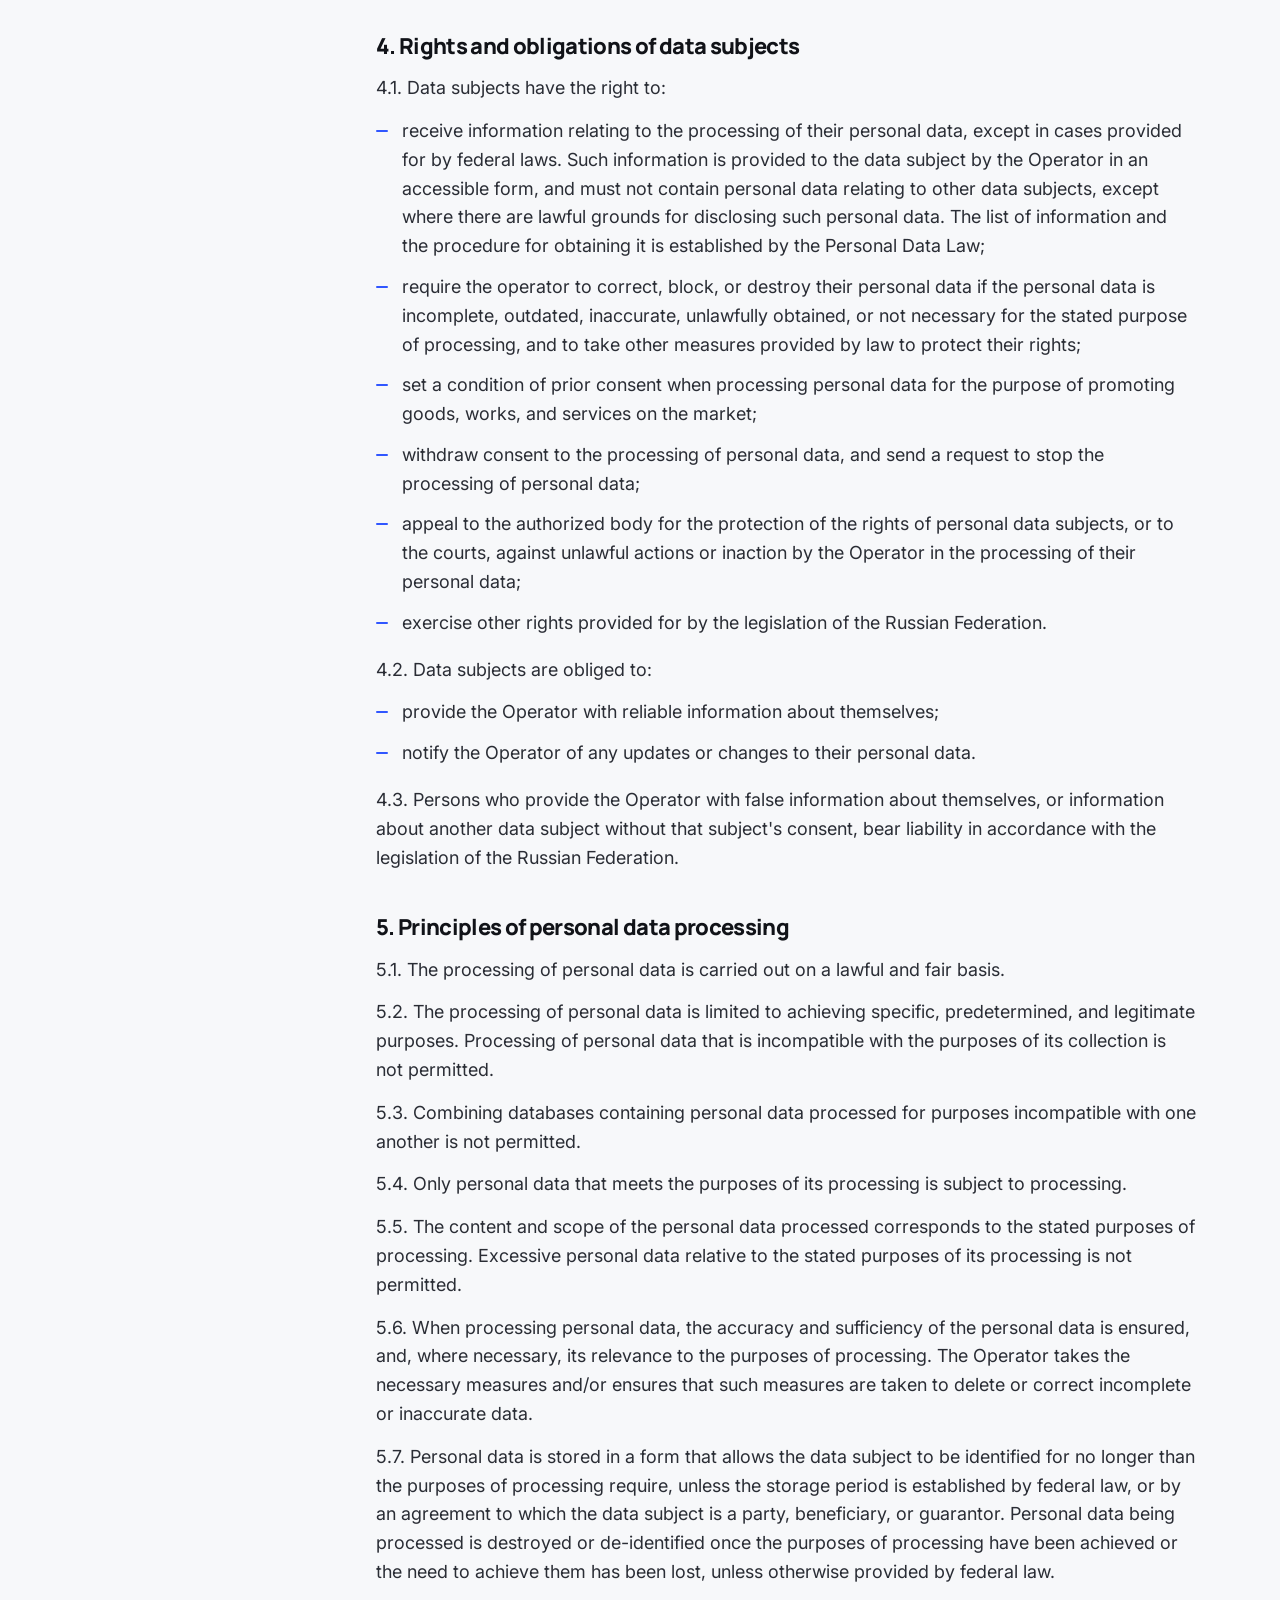
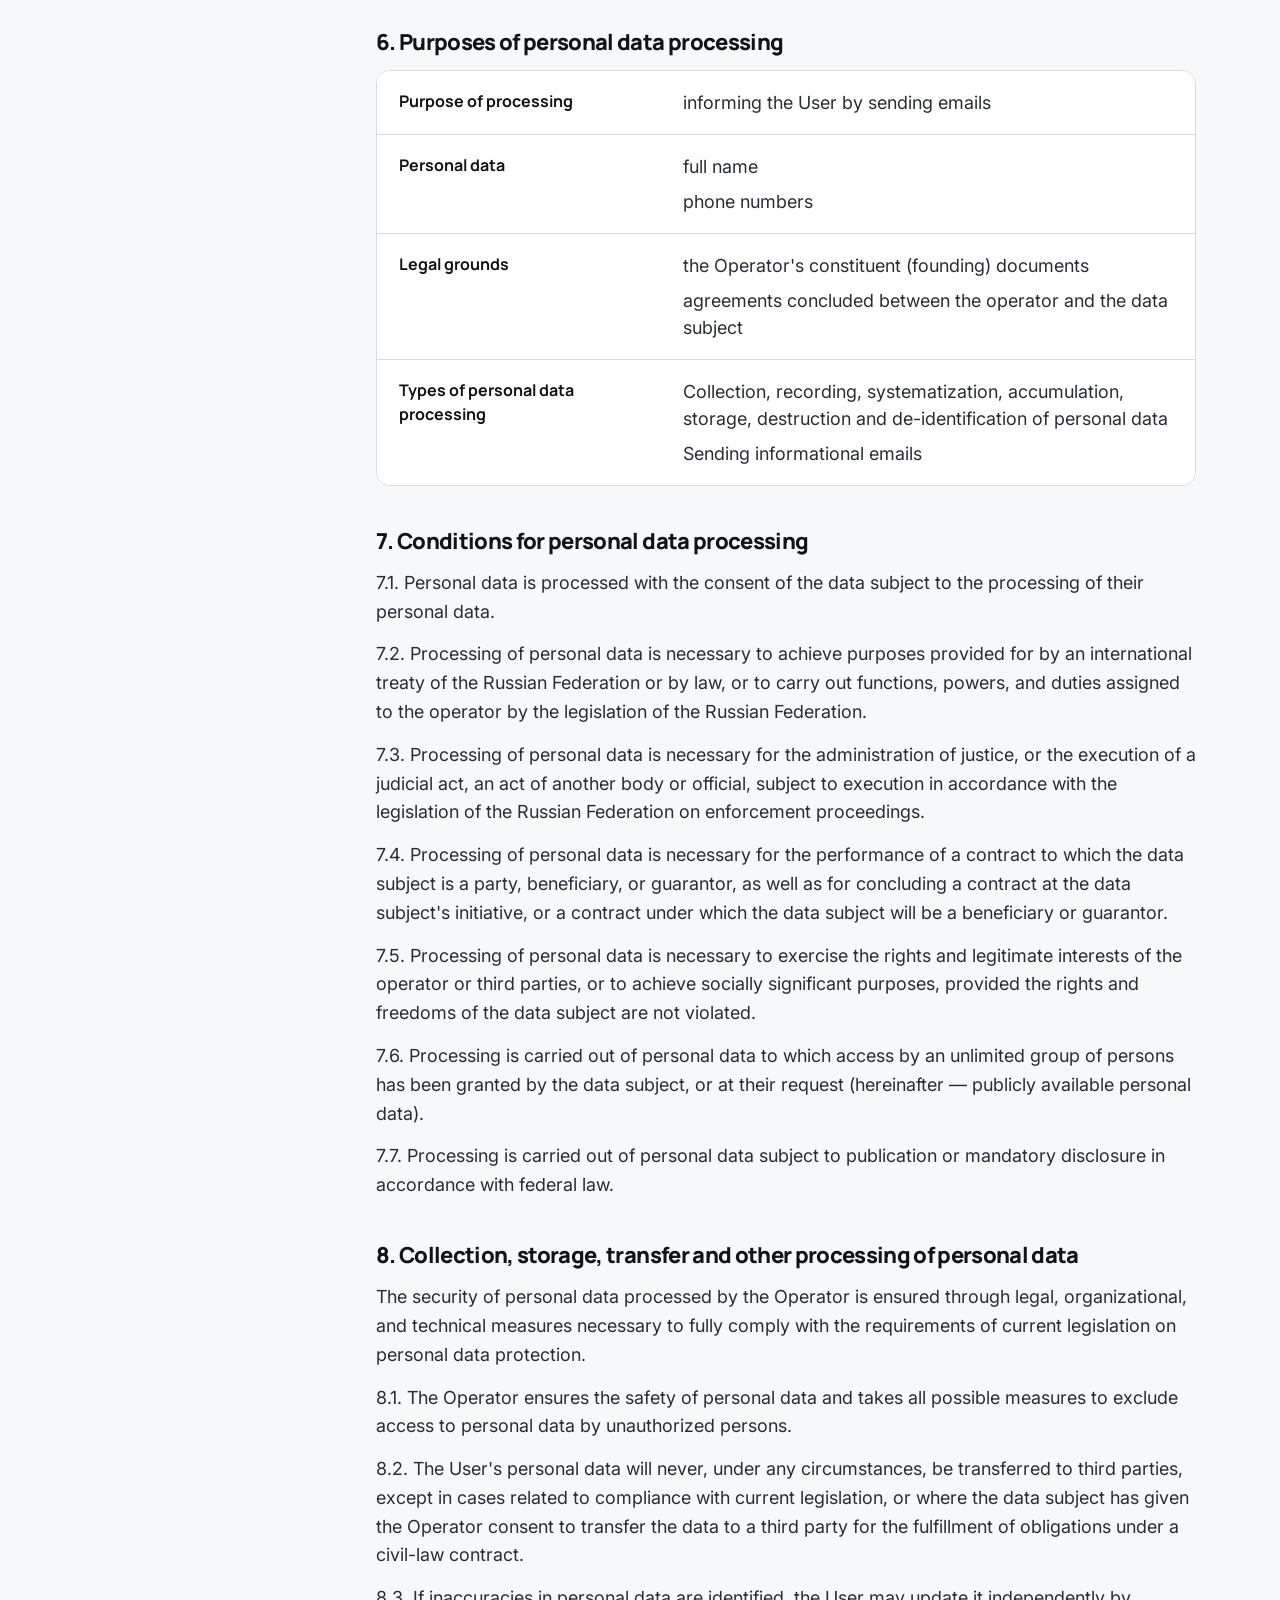
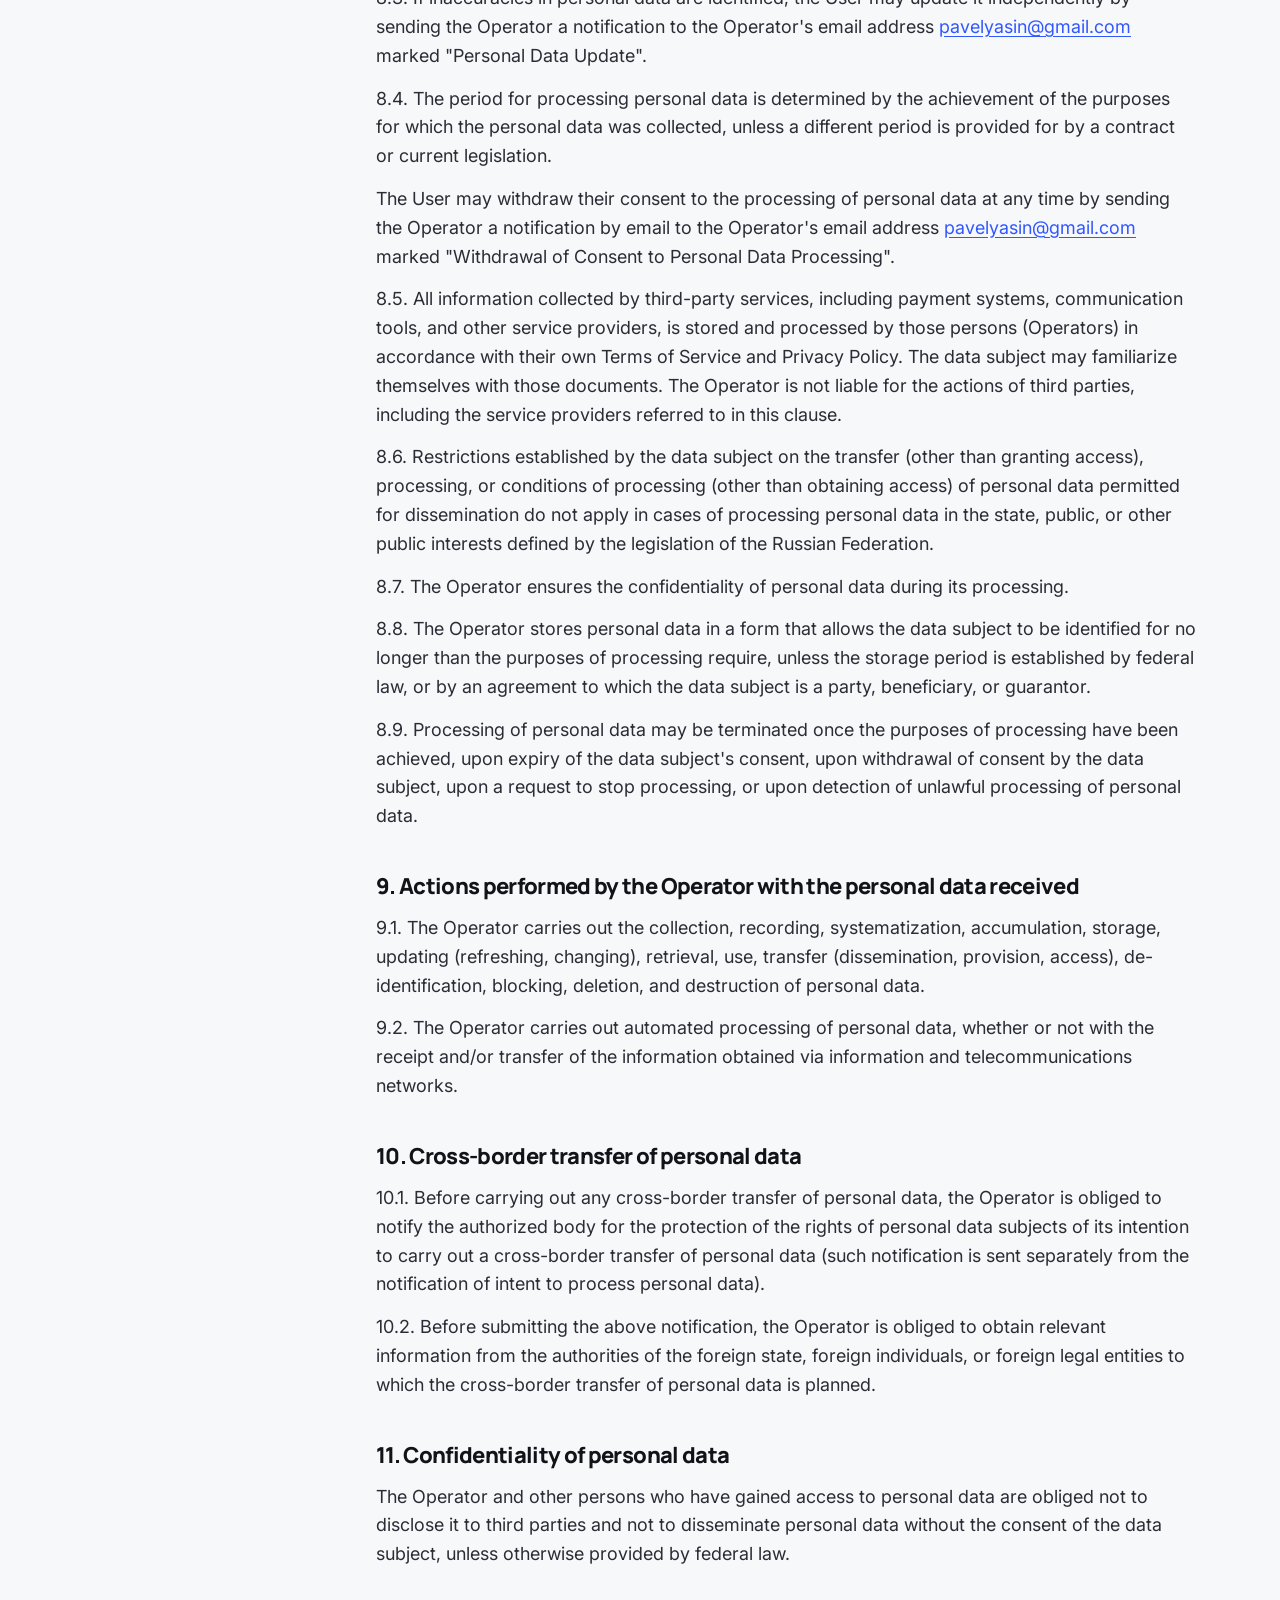
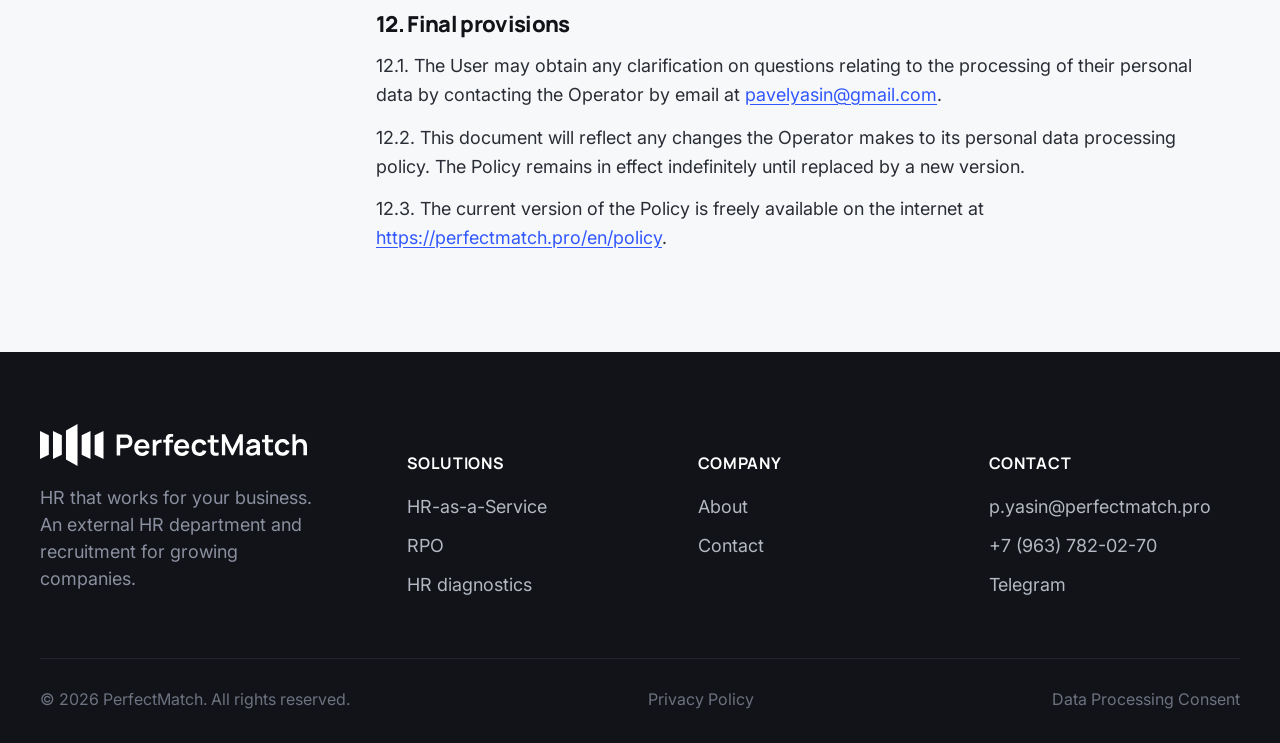
<file: en/policy.html>
<!DOCTYPE html>
<html lang="en">
<head>
<meta charset="UTF-8">
<meta name="viewport" content="width=device-width, initial-scale=1.0">
<title>Privacy Policy | PerfectMatch</title>
<meta name="description" content="PerfectMatch Privacy Policy — how personal data is processed and the measures taken to keep it secure.">
<link rel="canonical" href="https://perfectmatch.pro/en/policy.html">
<link rel="alternate" hreflang="ru" href="https://perfectmatch.pro/policy.html">
<link rel="alternate" hreflang="en" href="https://perfectmatch.pro/en/policy.html">
<link rel="alternate" hreflang="x-default" href="https://perfectmatch.pro/policy.html">
<meta property="og:type" content="website">
<meta property="og:site_name" content="PerfectMatch">
<meta property="og:title" content="Privacy Policy | PerfectMatch">
<meta property="og:description" content="PerfectMatch Privacy Policy — how personal data is processed and the measures taken to keep it secure.">
<meta property="og:url" content="https://perfectmatch.pro/en/policy.html">
<meta property="og:image" content="https://perfectmatch.pro/assets/img/og-cover.png">
<meta property="og:image:width" content="1200">
<meta property="og:image:height" content="630">
<meta property="og:locale" content="en_US">
<meta name="twitter:card" content="summary_large_image">
<meta name="twitter:title" content="Privacy Policy | PerfectMatch">
<meta name="twitter:description" content="PerfectMatch Privacy Policy — how personal data is processed and the measures taken to keep it secure.">
<meta name="twitter:image" content="https://perfectmatch.pro/assets/img/og-cover.png">
<meta name="robots" content="noindex">
<link rel="icon" type="image/png" sizes="32x32" href="/assets/img/favicon-32.png">
<link rel="icon" type="image/png" sizes="16x16" href="/assets/img/favicon-16.png">
<link rel="apple-touch-icon" sizes="180x180" href="/assets/img/apple-touch-icon.png">
<link rel="preconnect" href="https://fonts.googleapis.com">
<link rel="preconnect" href="https://fonts.gstatic.com" crossorigin>
<link href="https://fonts.googleapis.com/css2?family=Inter:wght@400;500;600;700;800;900&family=Manrope:wght@600;700;800&display=swap" rel="stylesheet">
<link rel="stylesheet" href="/assets/css/style.css?v=61">
</head>
<body>

<div class="preloader" id="preloader" role="status" aria-label="Loading">
  <svg class="preloader-logo" aria-hidden="true" viewBox="0 0 267 42" fill="none" xmlns="http://www.w3.org/2000/svg">
<path class="pl-bar" style="animation-delay:0s" d="M8.82956 11.2808V30.6598L0 35.0637V6.877L8.82956 11.2808Z" fill="#111318"/>
<path class="pl-bar" style="animation-delay:.12s" d="M21.8192 11.2808V30.6598L12.9896 35.0637V6.877L21.8192 11.2808Z" fill="#111318"/>
<path class="pl-bar" style="animation-delay:.24s" d="M25.9793 6.5527V35.3876L37.5256 41.9404V0L25.9793 6.5527Z" fill="#3157FF"/>
<path class="pl-bar" style="animation-delay:.36s" d="M41.6857 11.2808V30.6598L50.5153 35.0637V6.877L41.6857 11.2808Z" fill="#111318"/>
<path class="pl-bar" style="animation-delay:.48s" d="M54.6754 11.2808V30.6598L63.5049 35.0637V6.877L54.6754 11.2808Z" fill="#111318"/>
<path id="Vector" d="M178.605 31.507C177.561 31.7021 176.537 31.785 175.532 31.7558C174.537 31.7363 173.644 31.5558 172.854 31.2143C172.064 30.8631 171.464 30.3119 171.054 29.5606C170.693 28.8777 170.503 28.1801 170.483 27.4679C170.464 26.7557 170.454 25.9508 170.454 25.0532V11.3116H173.966V24.8484C173.966 25.4825 173.971 26.0386 173.981 26.5167C174 26.9947 174.103 27.385 174.288 27.6874C174.639 28.2728 175.2 28.5996 175.971 28.6679C176.742 28.7362 177.62 28.6972 178.605 28.5509V31.507ZM167.585 18.4678V15.7019H178.605V18.4678H167.585Z" fill="#111318"/>
<path id="Vector_2" d="M159.37 31.9461C157.741 31.9461 156.35 31.5851 155.199 30.8632C154.048 30.1315 153.165 29.1363 152.55 27.8778C151.945 26.6192 151.638 25.1948 151.628 23.6045C151.638 21.985 151.955 20.5508 152.579 19.302C153.214 18.0435 154.111 17.0581 155.272 16.3459C156.433 15.6239 157.814 15.2629 159.414 15.2629C161.209 15.2629 162.726 15.7166 163.965 16.6239C165.214 17.5215 166.028 18.7508 166.409 20.3118L162.897 21.263C162.624 20.4142 162.17 19.7557 161.536 19.2874C160.902 18.8093 160.18 18.5703 159.37 18.5703C158.453 18.5703 157.697 18.7898 157.101 19.2289C156.506 19.6581 156.067 20.2533 155.784 21.0143C155.501 21.7752 155.36 22.6387 155.36 23.6045C155.36 25.107 155.697 26.3216 156.37 27.2485C157.043 28.1753 158.043 28.6388 159.37 28.6388C160.306 28.6388 161.043 28.4241 161.58 27.9948C162.126 27.5656 162.536 26.946 162.809 26.1363L166.409 26.9412C165.921 28.5509 165.067 29.79 163.848 30.6583C162.628 31.5168 161.136 31.9461 159.37 31.9461Z" fill="#111318"/>
<path id="Vector_3" d="M142.085 31.9461C140.485 31.9461 139.08 31.5998 137.87 30.9071C136.66 30.2144 135.714 29.2534 135.031 28.0241C134.358 26.7948 134.021 25.3802 134.021 23.7801C134.021 22.0533 134.353 20.5557 135.016 19.2874C135.68 18.0093 136.602 17.0191 137.782 16.3166C138.963 15.6142 140.329 15.2629 141.88 15.2629C143.519 15.2629 144.909 15.6483 146.051 16.4191C147.202 17.18 148.056 18.2581 148.612 19.6533C149.168 21.0484 149.378 22.6923 149.241 24.585H145.743V23.2972C145.734 21.5801 145.431 20.3264 144.836 19.5362C144.241 18.7459 143.304 18.3508 142.026 18.3508C140.582 18.3508 139.509 18.7996 138.807 19.6972C138.104 20.585 137.753 21.8874 137.753 23.6045C137.753 25.2046 138.104 26.4436 138.807 27.3217C139.509 28.1997 140.534 28.6388 141.88 28.6388C142.748 28.6388 143.495 28.4485 144.119 28.068C144.753 27.6778 145.241 27.1168 145.582 26.3851L149.065 27.4387C148.461 28.8631 147.524 29.9705 146.256 30.7607C144.997 31.551 143.607 31.9461 142.085 31.9461ZM136.641 24.585V21.9216H147.514V24.585H136.641Z" fill="#111318"/>
<path id="Vector_4" d="M125.785 31.507V15.4531C125.785 15.0531 125.8 14.6141 125.829 14.1361C125.858 13.6482 125.941 13.1653 126.078 12.6873C126.214 12.2092 126.463 11.775 126.824 11.3848C127.273 10.8872 127.756 10.5458 128.273 10.3604C128.8 10.1653 129.317 10.0579 129.824 10.0384C130.332 10.0092 130.775 9.99453 131.156 9.99453H133.132V12.8629H131.302C130.629 12.8629 130.127 13.0336 129.795 13.3751C129.473 13.7068 129.312 14.1458 129.312 14.6922V31.507H125.785ZM123.239 18.4678V15.7019H133.132V18.4678H123.239Z" fill="#111318"/>
<path id="Vector_5" d="M112.719 31.5069V15.7018H115.836V19.5507L115.456 19.0531C115.651 18.5263 115.909 18.0482 116.231 17.6189C116.563 17.1799 116.958 16.8189 117.417 16.536C117.807 16.2726 118.236 16.0677 118.705 15.9214C119.183 15.7653 119.67 15.6726 120.168 15.6433C120.666 15.6043 121.149 15.6238 121.617 15.7018V18.9946C121.149 18.858 120.607 18.8141 119.992 18.8629C119.388 18.9116 118.841 19.0824 118.353 19.3751C117.866 19.6385 117.466 19.9751 117.153 20.3848C116.851 20.7946 116.627 21.2629 116.48 21.7897C116.334 22.3068 116.261 22.8678 116.261 23.4727V31.5069H112.719Z" fill="#111318"/>
<path id="Vector_6" d="M102.298 31.9461C100.698 31.9461 99.2928 31.5998 98.083 30.9071C96.8732 30.2144 95.9269 29.2534 95.2439 28.0241C94.5708 26.7948 94.2342 25.3802 94.2342 23.7801C94.2342 22.0533 94.5659 20.5557 95.2293 19.2874C95.8927 18.0093 96.8147 17.0191 97.9952 16.3166C99.1757 15.6142 100.542 15.2629 102.093 15.2629C103.732 15.2629 105.122 15.6483 106.264 16.4191C107.415 17.18 108.269 18.2581 108.825 19.6533C109.381 21.0484 109.59 22.6923 109.454 24.585H105.956V23.2972C105.947 21.5801 105.644 20.3264 105.049 19.5362C104.454 18.7459 103.517 18.3508 102.239 18.3508C100.795 18.3508 99.7221 18.7996 99.0196 19.6972C98.3172 20.585 97.9659 21.8874 97.9659 23.6045C97.9659 25.2046 98.3172 26.4436 99.0196 27.3217C99.7221 28.1997 100.746 28.6388 102.093 28.6388C102.961 28.6388 103.707 28.4485 104.332 28.068C104.966 27.6778 105.454 27.1168 105.795 26.3851L109.278 27.4387C108.673 28.8631 107.737 29.9705 106.469 30.7607C105.21 31.551 103.82 31.9461 102.298 31.9461ZM96.8537 24.585V21.9216H107.727V24.585H96.8537Z" fill="#111318"/>
<path id="Vector_7" d="M76.6763 31.5069V10.4335H85.3838C85.5887 10.4335 85.8521 10.4432 86.174 10.4627C86.496 10.4725 86.7936 10.5018 87.0667 10.5505C88.2863 10.7359 89.2912 11.1408 90.0814 11.7652C90.8814 12.3896 91.4717 13.1798 91.8522 14.136C92.2424 15.0823 92.4375 16.136 92.4375 17.297C92.4375 18.4482 92.2424 19.5019 91.8522 20.458C91.4619 21.4044 90.8668 22.1897 90.0668 22.8141C89.2765 23.4385 88.2765 23.8434 87.0667 24.0288C86.7936 24.0678 86.4911 24.0971 86.1594 24.1166C85.8374 24.1361 85.5789 24.1459 85.3838 24.1459H80.2032V31.5069H76.6763ZM80.2032 20.8531H85.2374C85.4326 20.8531 85.6521 20.8434 85.896 20.8239C86.1399 20.8044 86.3643 20.7653 86.5692 20.7068C87.1545 20.5604 87.6131 20.3019 87.9448 19.9312C88.2863 19.5604 88.5253 19.1409 88.6619 18.6726C88.8082 18.2043 88.8814 17.7458 88.8814 17.297C88.8814 16.8482 88.8082 16.3897 88.6619 15.9214C88.5253 15.4433 88.2863 15.0189 87.9448 14.6482C87.6131 14.2774 87.1545 14.0189 86.5692 13.8725C86.3643 13.814 86.1399 13.7799 85.896 13.7701C85.6521 13.7506 85.4326 13.7408 85.2374 13.7408H80.2032V20.8531Z" fill="#111318"/>
<path id="Vector_8" d="M263.429 31.2877V23.6778C263.429 23.1802 263.395 22.629 263.327 22.0241C263.258 21.4192 263.097 20.8387 262.844 20.2826C262.6 19.7168 262.229 19.2533 261.732 18.8924C261.244 18.5314 260.58 18.3509 259.741 18.3509C259.293 18.3509 258.849 18.4241 258.41 18.5704C257.971 18.7168 257.571 18.9704 257.21 19.3314C256.858 19.6826 256.575 20.1704 256.361 20.7948C256.146 21.4095 256.039 22.1997 256.039 23.1656L253.946 22.2729C253.946 20.9265 254.205 19.707 254.722 18.6143C255.249 17.5216 256.019 16.6533 257.034 16.0094C258.049 15.3557 259.297 15.0289 260.78 15.0289C261.951 15.0289 262.917 15.224 263.678 15.6143C264.439 16.0045 265.044 16.5021 265.493 17.107C265.941 17.7119 266.273 18.3558 266.488 19.0387C266.702 19.7216 266.839 20.3704 266.898 20.9851C266.966 21.59 267 22.0827 267 22.4632V31.2877H263.429ZM252.468 31.2877V10.2142H255.614V21.307H256.039V31.2877H252.468Z" fill="#3157FF"/>
<path id="Vector_9" d="M242.526 31.7266C240.896 31.7266 239.506 31.3656 238.355 30.6437C237.204 29.912 236.321 28.9168 235.706 27.6583C235.101 26.3997 234.794 24.9753 234.784 23.385C234.794 21.7655 235.111 20.3313 235.735 19.0825C236.369 17.824 237.267 16.8386 238.428 16.1264C239.589 15.4044 240.97 15.0434 242.57 15.0434C244.365 15.0434 245.882 15.4971 247.121 16.4044C248.37 17.302 249.184 18.5313 249.565 20.0923L246.053 21.0435C245.779 20.1947 245.326 19.5362 244.692 19.0679C244.057 18.5898 243.335 18.3508 242.526 18.3508C241.609 18.3508 240.852 18.5703 240.257 19.0094C239.662 19.4386 239.223 20.0338 238.94 20.7947C238.657 21.5557 238.516 22.4192 238.516 23.385C238.516 24.8875 238.852 26.1021 239.526 27.029C240.199 27.9558 241.199 28.4192 242.526 28.4192C243.462 28.4192 244.199 28.2046 244.735 27.7753C245.282 27.3461 245.692 26.7265 245.965 25.9168L249.565 26.7217C249.077 28.3314 248.223 29.5705 247.004 30.4388C245.784 31.2973 244.292 31.7266 242.526 31.7266Z" fill="#3157FF"/>
<path id="Vector_10" d="M233.064 31.2877C232.02 31.4828 230.995 31.5658 229.991 31.5365C228.995 31.517 228.103 31.3365 227.312 30.995C226.522 30.6438 225.922 30.0926 225.512 29.3413C225.151 28.6584 224.961 27.9608 224.942 27.2486C224.922 26.5364 224.912 25.7315 224.912 24.834V11.0923H228.425V24.6291C228.425 25.2632 228.43 25.8193 228.439 26.2974C228.459 26.7755 228.561 27.1657 228.747 27.4681C229.098 28.0535 229.659 28.3804 230.43 28.4486C231.2 28.5169 232.078 28.4779 233.064 28.3316V31.2877ZM222.044 18.2485V15.4826H233.064V18.2485H222.044Z" fill="#3157FF"/>
<path id="Vector_11" d="M211.356 31.7266C210.215 31.7266 209.249 31.512 208.458 31.0827C207.668 30.6437 207.068 30.0632 206.658 29.3412C206.258 28.6193 206.058 27.8241 206.058 26.9558C206.058 26.1948 206.185 25.5119 206.439 24.907C206.693 24.2924 207.083 23.7655 207.61 23.3265C208.136 22.8777 208.819 22.5118 209.658 22.2289C210.293 22.024 211.034 21.8387 211.883 21.6728C212.741 21.507 213.668 21.3557 214.663 21.2191C215.668 21.0728 216.717 20.9167 217.81 20.7508L216.551 21.4679C216.561 20.3752 216.317 19.5703 215.819 19.0533C215.322 18.5362 214.483 18.2776 213.302 18.2776C212.59 18.2776 211.902 18.4435 211.239 18.7752C210.576 19.1069 210.112 19.6777 209.849 20.4874L206.629 19.4777C207.019 18.141 207.761 17.0679 208.854 16.2581C209.956 15.4483 211.439 15.0434 213.302 15.0434C214.707 15.0434 215.941 15.2727 217.005 15.7313C218.078 16.1898 218.873 16.941 219.39 17.9849C219.673 18.5411 219.844 19.1118 219.902 19.6972C219.961 20.2728 219.99 20.9021 219.99 21.585V31.2876H216.902V27.8631L217.415 28.4192C216.702 29.5607 215.868 30.3998 214.912 30.9364C213.966 31.4632 212.78 31.7266 211.356 31.7266ZM212.058 28.9168C212.858 28.9168 213.541 28.7754 214.107 28.4924C214.673 28.2095 215.122 27.8631 215.454 27.4534C215.795 27.0436 216.024 26.6582 216.141 26.2973C216.327 25.8485 216.429 25.3363 216.449 24.7607C216.478 24.1753 216.493 23.7021 216.493 23.3411L217.576 23.6631C216.512 23.8289 215.6 23.9753 214.839 24.1021C214.078 24.2289 213.424 24.3509 212.878 24.468C212.332 24.5753 211.849 24.6972 211.429 24.8338C211.019 24.9802 210.673 25.1509 210.39 25.346C210.107 25.5412 209.888 25.7655 209.732 26.0192C209.585 26.2729 209.512 26.5704 209.512 26.9119C209.512 27.3022 209.61 27.6485 209.805 27.9509C210 28.2436 210.283 28.4778 210.654 28.6534C211.034 28.829 211.502 28.9168 212.058 28.9168Z" fill="#3157FF"/>
<path id="Vector_12" d="M181.898 31.2877V10.2142H185.074L192.361 25.1413L199.649 10.2142H202.825V31.2877H199.532V17.7802L193.064 31.2877H191.659L185.205 17.7802V31.2877H181.898Z" fill="#3157FF"/>
</svg>
</div>
<div class="modal-overlay" id="requestModal">
  <div class="modal-dialog" role="dialog" aria-modal="true" aria-labelledby="modalFormTitle">
    <button type="button" class="modal-close" aria-label="Close">
      <svg width="16" height="16" viewBox="0 0 16 16" fill="none"><path d="M3 3L13 13M13 3L3 13" stroke="currentColor" stroke-width="1.8" stroke-linecap="round"/></svg>
    </button>

    <form class="request-form modal-form" novalidate data-source="Popup (EN)">
      <div class="rf-head">
        <h3 id="modalFormTitle">Leave a request</h3>
        <p>Fill in a couple of fields — we'll discuss the rest on a call.</p>
      </div>

      <div class="field">
        <label for="modal-rf-name">Your name</label>
        <input type="text" id="modal-rf-name" name="name" placeholder="How should we address you" autocomplete="name" required>
        <span class="field-error">Please tell us how to address you</span>
      </div>

      <div class="field">
        <label for="modal-rf-contact">Phone or e-mail</label>
        <input type="text" id="modal-rf-contact" name="contact" placeholder="+1 000 000 0000 or mail@company.com" autocomplete="tel" required>
        <span class="field-error">Leave a phone number or e-mail so we can reach you</span>
      </div>

      <label class="field-check">
        <input type="checkbox" name="consent" required>
        <span class="box"><svg width="12" height="12" viewBox="0 0 14 14" fill="none"><path d="M2.5 7.5L5.5 10.5L11.5 4" stroke="currentColor" stroke-width="2.2" stroke-linecap="round" stroke-linejoin="round"/></svg></span>
        <span class="check-text">I consent to the processing of my personal data under the terms of the <a href="consent.html" target="_blank" rel="noopener" class="policy-link">Personal Data Processing Consent</a> and agree to the <a href="policy.html" target="_blank" rel="noopener" class="policy-link">Privacy Policy</a></span>
      </label>
      <span class="field-error consent-error">Consent to data processing is required</span>

      <button type="submit" class="btn btn-primary btn-lg rf-submit">
        Send request
        <svg width="16" height="16" viewBox="0 0 16 16" fill="none"><path d="M3 8H13M13 8L9 4M13 8L9 12" stroke="currentColor" stroke-width="1.6" stroke-linecap="round" stroke-linejoin="round"/></svg>
      </button>

      <p class="rf-note">Average response time is about an hour</p>
          <p class="rf-error" hidden>Couldn't send the request. Email us at <a href="mailto:p.yasin@perfectmatch.pro">p.yasin@perfectmatch.pro</a> — we'll reply just as fast.</p>

      <div class="rf-success" hidden>
        <div class="rf-success-icon"><svg width="26" height="26" viewBox="0 0 24 24" fill="none"><path d="M5 12.5l4.5 4.5L19 7.5" stroke="currentColor" stroke-width="2.2" stroke-linecap="round" stroke-linejoin="round"/></svg></div>
        <strong>Request sent</strong>
        <p>We've received your request and passed it to the team — we'll reply within an hour.</p>
      </div>
    </form>
  </div>
</div>

<div class="cookie-notice" id="cookieNotice" role="dialog" aria-live="polite" hidden>
  <p>We use cookies to make the site work correctly and to improve it for you. Learn more in our <a href="policy.html" target="_blank" rel="noopener">Privacy Policy</a>.</p>
  <div class="cookie-notice-actions">
    <button type="button" class="btn btn-primary cookie-accept">Got it</button>
  </div>
</div>

<header class="site-header">
  <div class="container">
    <a href="index.html" class="logo">
      <img src="/assets/img/logo-lockup-dark.svg" alt="PerfectMatch" class="logo-lockup">
      <img src="/assets/img/logo-mark-dark.svg" alt="PerfectMatch" class="logo-mark-only">
    </a>
    <nav class="main-nav">
      <a href="index.html#about">About</a>
      <a href="hr-as-a-service.html">HR-as-a-Service</a>
      <a href="rpo.html">RPO</a>
    </nav>
    <div class="header-cta">
      <a href="/policy.html" class="lang-toggle" aria-label="Switch language">EN</a>
      <a href="#contact" class="btn btn-outline" data-modal-trigger>
        <span class="btn-label-full">Discuss your task</span>
        <svg width="16" height="16" viewBox="0 0 16 16" fill="none"><path d="M3 8H13M13 8L9 4M13 8L9 12" stroke="currentColor" stroke-width="1.6" stroke-linecap="round" stroke-linejoin="round"/></svg>
      </a>
      <button class="nav-toggle" aria-label="Open menu"><span></span></button>
    </div>
  </div>
</header>

<div class="mobile-nav">
  <a href="index.html#about">About</a>
  <a href="hr-as-a-service.html">HR-as-a-Service</a>
  <a href="rpo.html">RPO</a>
  <a href="#contact" class="btn btn-primary" data-modal-trigger>
    Discuss your task
    <svg width="16" height="16" viewBox="0 0 16 16" fill="none"><path d="M3 8H13M13 8L9 4M13 8L9 12" stroke="currentColor" stroke-width="1.6" stroke-linecap="round" stroke-linejoin="round"/></svg>
  </a>
</div>

<main>

  <!-- PAGE HERO -->
  <section class="page-hero doc-hero">
    <div class="container">
      <div class="breadcrumb reveal">
        <a href="index.html">Home</a>
        <span>/</span>
        <span class="current">Privacy Policy</span>
      </div>
      <div class="doc-head reveal">
        <div class="eyebrow">Legal information</div>
        <h1>Privacy Policy</h1>
        <p class="lead lead-main">How personal data is processed and the measures taken to keep it secure by Sole Proprietor P. Yasin.</p>
      </div>
    </div>
  </section>

  <!-- DOCUMENT -->
  <section class="doc-section">
    <div class="container">
      <div class="doc-layout">

        <aside class="doc-toc reveal">
          <div class="doc-toc-title">Contents</div>
          <ul>
          <li><a href="#sec-1">1. General provisions</a></li>
          <li><a href="#sec-2">2. Terms used in this Policy</a></li>
          <li><a href="#sec-3">3. Rights and obligations of the Operator</a></li>
          <li><a href="#sec-4">4. Rights and obligations of data subjects</a></li>
          <li><a href="#sec-5">5. Principles of personal data processing</a></li>
          <li><a href="#sec-6">6. Purposes of personal data processing</a></li>
          <li><a href="#sec-7">7. Conditions for personal data processing</a></li>
          <li><a href="#sec-8">8. Collection, storage, transfer and other processing of personal data</a></li>
          <li><a href="#sec-9">9. Actions performed by the Operator with the personal data received</a></li>
          <li><a href="#sec-10">10. Cross-border transfer of personal data</a></li>
          <li><a href="#sec-11">11. Confidentiality of personal data</a></li>
          <li><a href="#sec-12">12. Final provisions</a></li>
          </ul>
        </aside>

        <article class="doc-body reveal">
        <h2 id="sec-1">1. General provisions</h2>
        <p>This Privacy Policy has been drawn up in accordance with Federal Law No. 152-FZ "On Personal Data" dated 27.07.2006 (hereinafter — the Personal Data Law) and sets out how personal data is processed and the measures taken by Sole Proprietor P. Yasin (hereinafter — the Operator) to keep it secure.</p>
        <p>1.1. The Operator's paramount goal and a condition for carrying out its activity is respecting the rights and freedoms of individuals when processing their personal data, including protecting the right to privacy, and personal and family secrecy.</p>
        <p>1.2. This Privacy Policy (hereinafter — the Policy) applies to all information that the Operator may obtain about visitors to the website <a href="https://perfectmatch.pro/" target="_blank" rel="noopener">https://perfectmatch.pro/</a>.</p>
        <p>1.3. The website uses cookies and similar technologies to ensure the site functions correctly, to remember user preferences, and to analyze traffic. By continuing to use the website, the User agrees to the use of cookies. The User may disable cookies in their browser settings — some site features may then work incorrectly.</p>
        <h2 id="sec-2">2. Terms used in this Policy</h2>
        <p>2.1. Automated processing of personal data — processing personal data using computing equipment.</p>
        <p>2.2. Blocking of personal data — temporarily suspending the processing of personal data (except where processing is needed to correct the data).</p>
        <p>2.3. Website — the collection of graphic and informational materials, as well as software and databases, that ensure their availability on the internet at the network address <a href="https://perfectmatch.pro/" target="_blank" rel="noopener">https://perfectmatch.pro/</a>.</p>
        <p>2.4. Personal data information system — a collection of personal data contained in databases, together with the information technologies and technical means that ensure their processing.</p>
        <p>2.5. De-identification of personal data — actions that make it impossible, without additional information, to determine that personal data belongs to a specific User or other data subject.</p>
        <p>2.6. Processing of personal data — any action (operation) or set of actions (operations) performed on personal data, whether or not using automation tools, including collection, recording, systematization, accumulation, storage, updating (refreshing, changing), retrieval, use, transfer (distribution, provision, access), de-identification, blocking, deletion, and destruction of personal data.</p>
        <p>2.7. Operator — a government body, municipal body, legal entity, or individual that, alone or jointly with others, organizes and/or carries out the processing of personal data, and determines the purposes of processing, the composition of the personal data to be processed, and the actions (operations) performed with personal data.</p>
        <p>2.8. Personal data — any information relating directly or indirectly to an identified or identifiable User of the website <a href="https://perfectmatch.pro/" target="_blank" rel="noopener">https://perfectmatch.pro/</a>.</p>
        <p>2.9. Personal data permitted by the data subject for dissemination — personal data to which access by an unlimited number of persons has been granted by the data subject through consent to the processing of personal data permitted for dissemination, in the manner prescribed by the Personal Data Law (hereinafter — personal data permitted for dissemination).</p>
        <p>2.10. User — any visitor to the website <a href="https://perfectmatch.pro/" target="_blank" rel="noopener">https://perfectmatch.pro/</a>.</p>
        <p>2.11. Provision of personal data — actions aimed at disclosing personal data to a specific person or a specific group of persons.</p>
        <p>2.12. Dissemination of personal data — any actions aimed at disclosing personal data to an indefinite group of persons (transfer of personal data) or at making personal data available to an unlimited group of persons, including publishing personal data in the media, posting it on information and telecommunications networks, or otherwise providing access to personal data.</p>
        <p>2.13. Cross-border transfer of personal data — transfer of personal data to the territory of a foreign state, to an authority of a foreign state, a foreign individual, or a foreign legal entity.</p>
        <p>2.14. Destruction of personal data — any actions that result in personal data being irretrievably destroyed, so that its content can no longer be restored in the personal data information system and/or the physical media containing personal data are destroyed.</p>
        <h2 id="sec-3">3. Rights and obligations of the Operator</h2>
        <p>3.1. The Operator has the right to:</p>
        <ul class="doc-list">
          <li>receive from the data subject reliable information and/or documents containing personal data;</li>
          <li>where the data subject withdraws consent to the processing of personal data, or sends a request to stop the processing of personal data, continue processing the personal data without the data subject's consent where grounds provided for in the Personal Data Law exist;</li>
          <li>independently determine the composition and list of measures necessary and sufficient to ensure compliance with the obligations set out in the Personal Data Law and the regulations adopted pursuant to it, unless otherwise provided by the Personal Data Law or other federal laws.</li>
        </ul>
        <p>3.2. The Operator is obliged to:</p>
        <ul class="doc-list">
          <li>provide the data subject, at their request, with information relating to the processing of their personal data;</li>
          <li>organize the processing of personal data in accordance with the procedure established by the current legislation of the Russian Federation;</li>
          <li>respond to inquiries and requests from data subjects and their legal representatives in accordance with the requirements of the Personal Data Law;</li>
          <li>provide the authorized body for the protection of the rights of personal data subjects with the necessary information, at that body's request, within 10 days of receiving such a request;</li>
          <li>publish or otherwise ensure unrestricted access to this Privacy Policy;</li>
          <li>take legal, organizational and technical measures to protect personal data from unlawful or accidental access, destruction, alteration, blocking, copying, provision, dissemination of personal data, as well as from other unlawful actions in respect of personal data;</li>
          <li>stop the transfer (dissemination, provision, access) of personal data, stop processing, and destroy personal data in the manner and in the cases provided for by the Personal Data Law;</li>
          <li>perform other duties provided for by the Personal Data Law.</li>
        </ul>
        <h2 id="sec-4">4. Rights and obligations of data subjects</h2>
        <p>4.1. Data subjects have the right to:</p>
        <ul class="doc-list">
          <li>receive information relating to the processing of their personal data, except in cases provided for by federal laws. Such information is provided to the data subject by the Operator in an accessible form, and must not contain personal data relating to other data subjects, except where there are lawful grounds for disclosing such personal data. The list of information and the procedure for obtaining it is established by the Personal Data Law;</li>
          <li>require the operator to correct, block, or destroy their personal data if the personal data is incomplete, outdated, inaccurate, unlawfully obtained, or not necessary for the stated purpose of processing, and to take other measures provided by law to protect their rights;</li>
          <li>set a condition of prior consent when processing personal data for the purpose of promoting goods, works, and services on the market;</li>
          <li>withdraw consent to the processing of personal data, and send a request to stop the processing of personal data;</li>
          <li>appeal to the authorized body for the protection of the rights of personal data subjects, or to the courts, against unlawful actions or inaction by the Operator in the processing of their personal data;</li>
          <li>exercise other rights provided for by the legislation of the Russian Federation.</li>
        </ul>
        <p>4.2. Data subjects are obliged to:</p>
        <ul class="doc-list">
          <li>provide the Operator with reliable information about themselves;</li>
          <li>notify the Operator of any updates or changes to their personal data.</li>
        </ul>
        <p>4.3. Persons who provide the Operator with false information about themselves, or information about another data subject without that subject's consent, bear liability in accordance with the legislation of the Russian Federation.</p>
        <h2 id="sec-5">5. Principles of personal data processing</h2>
        <p>5.1. The processing of personal data is carried out on a lawful and fair basis.</p>
        <p>5.2. The processing of personal data is limited to achieving specific, predetermined, and legitimate purposes. Processing of personal data that is incompatible with the purposes of its collection is not permitted.</p>
        <p>5.3. Combining databases containing personal data processed for purposes incompatible with one another is not permitted.</p>
        <p>5.4. Only personal data that meets the purposes of its processing is subject to processing.</p>
        <p>5.5. The content and scope of the personal data processed corresponds to the stated purposes of processing. Excessive personal data relative to the stated purposes of its processing is not permitted.</p>
        <p>5.6. When processing personal data, the accuracy and sufficiency of the personal data is ensured, and, where necessary, its relevance to the purposes of processing. The Operator takes the necessary measures and/or ensures that such measures are taken to delete or correct incomplete or inaccurate data.</p>
        <p>5.7. Personal data is stored in a form that allows the data subject to be identified for no longer than the purposes of processing require, unless the storage period is established by federal law, or by an agreement to which the data subject is a party, beneficiary, or guarantor. Personal data being processed is destroyed or de-identified once the purposes of processing have been achieved or the need to achieve them has been lost, unless otherwise provided by federal law.</p>
        <h2 id="sec-6">6. Purposes of personal data processing</h2>
        <div class="doc-table">
          <div class="doc-table-row">
            <div class="doc-table-key">Purpose of processing</div>
            <div class="doc-table-val">
              <span>informing the User by sending emails</span>
            </div>
          </div>
          <div class="doc-table-row">
            <div class="doc-table-key">Personal data</div>
            <div class="doc-table-val">
              <span>full name</span>
              <span>phone numbers</span>
            </div>
          </div>
          <div class="doc-table-row">
            <div class="doc-table-key">Legal grounds</div>
            <div class="doc-table-val">
              <span>the Operator's constituent (founding) documents</span>
              <span>agreements concluded between the operator and the data subject</span>
            </div>
          </div>
          <div class="doc-table-row">
            <div class="doc-table-key">Types of personal data processing</div>
            <div class="doc-table-val">
              <span>Collection, recording, systematization, accumulation, storage, destruction and de-identification of personal data</span>
              <span>Sending informational emails</span>
            </div>
          </div>
        </div>
        <h2 id="sec-7">7. Conditions for personal data processing</h2>
        <p>7.1. Personal data is processed with the consent of the data subject to the processing of their personal data.</p>
        <p>7.2. Processing of personal data is necessary to achieve purposes provided for by an international treaty of the Russian Federation or by law, or to carry out functions, powers, and duties assigned to the operator by the legislation of the Russian Federation.</p>
        <p>7.3. Processing of personal data is necessary for the administration of justice, or the execution of a judicial act, an act of another body or official, subject to execution in accordance with the legislation of the Russian Federation on enforcement proceedings.</p>
        <p>7.4. Processing of personal data is necessary for the performance of a contract to which the data subject is a party, beneficiary, or guarantor, as well as for concluding a contract at the data subject's initiative, or a contract under which the data subject will be a beneficiary or guarantor.</p>
        <p>7.5. Processing of personal data is necessary to exercise the rights and legitimate interests of the operator or third parties, or to achieve socially significant purposes, provided the rights and freedoms of the data subject are not violated.</p>
        <p>7.6. Processing is carried out of personal data to which access by an unlimited group of persons has been granted by the data subject, or at their request (hereinafter — publicly available personal data).</p>
        <p>7.7. Processing is carried out of personal data subject to publication or mandatory disclosure in accordance with federal law.</p>
        <h2 id="sec-8">8. Collection, storage, transfer and other processing of personal data</h2>
        <p>The security of personal data processed by the Operator is ensured through legal, organizational, and technical measures necessary to fully comply with the requirements of current legislation on personal data protection.</p>
        <p>8.1. The Operator ensures the safety of personal data and takes all possible measures to exclude access to personal data by unauthorized persons.</p>
        <p>8.2. The User's personal data will never, under any circumstances, be transferred to third parties, except in cases related to compliance with current legislation, or where the data subject has given the Operator consent to transfer the data to a third party for the fulfillment of obligations under a civil-law contract.</p>
        <p>8.3. If inaccuracies in personal data are identified, the User may update it independently by sending the Operator a notification to the Operator's email address <a href="mailto:pavelyasin@gmail.com">pavelyasin@gmail.com</a> marked "Personal Data Update".</p>
        <p>8.4. The period for processing personal data is determined by the achievement of the purposes for which the personal data was collected, unless a different period is provided for by a contract or current legislation.</p>
        <p>The User may withdraw their consent to the processing of personal data at any time by sending the Operator a notification by email to the Operator's email address <a href="mailto:pavelyasin@gmail.com">pavelyasin@gmail.com</a> marked "Withdrawal of Consent to Personal Data Processing".</p>
        <p>8.5. All information collected by third-party services, including payment systems, communication tools, and other service providers, is stored and processed by those persons (Operators) in accordance with their own Terms of Service and Privacy Policy. The data subject may familiarize themselves with those documents. The Operator is not liable for the actions of third parties, including the service providers referred to in this clause.</p>
        <p>8.6. Restrictions established by the data subject on the transfer (other than granting access), processing, or conditions of processing (other than obtaining access) of personal data permitted for dissemination do not apply in cases of processing personal data in the state, public, or other public interests defined by the legislation of the Russian Federation.</p>
        <p>8.7. The Operator ensures the confidentiality of personal data during its processing.</p>
        <p>8.8. The Operator stores personal data in a form that allows the data subject to be identified for no longer than the purposes of processing require, unless the storage period is established by federal law, or by an agreement to which the data subject is a party, beneficiary, or guarantor.</p>
        <p>8.9. Processing of personal data may be terminated once the purposes of processing have been achieved, upon expiry of the data subject's consent, upon withdrawal of consent by the data subject, upon a request to stop processing, or upon detection of unlawful processing of personal data.</p>
        <h2 id="sec-9">9. Actions performed by the Operator with the personal data received</h2>
        <p>9.1. The Operator carries out the collection, recording, systematization, accumulation, storage, updating (refreshing, changing), retrieval, use, transfer (dissemination, provision, access), de-identification, blocking, deletion, and destruction of personal data.</p>
        <p>9.2. The Operator carries out automated processing of personal data, whether or not with the receipt and/or transfer of the information obtained via information and telecommunications networks.</p>
        <h2 id="sec-10">10. Cross-border transfer of personal data</h2>
        <p>10.1. Before carrying out any cross-border transfer of personal data, the Operator is obliged to notify the authorized body for the protection of the rights of personal data subjects of its intention to carry out a cross-border transfer of personal data (such notification is sent separately from the notification of intent to process personal data).</p>
        <p>10.2. Before submitting the above notification, the Operator is obliged to obtain relevant information from the authorities of the foreign state, foreign individuals, or foreign legal entities to which the cross-border transfer of personal data is planned.</p>
        <h2 id="sec-11">11. Confidentiality of personal data</h2>
        <p>The Operator and other persons who have gained access to personal data are obliged not to disclose it to third parties and not to disseminate personal data without the consent of the data subject, unless otherwise provided by federal law.</p>
        <h2 id="sec-12">12. Final provisions</h2>
        <p>12.1. The User may obtain any clarification on questions relating to the processing of their personal data by contacting the Operator by email at <a href="mailto:pavelyasin@gmail.com">pavelyasin@gmail.com</a>.</p>
        <p>12.2. This document will reflect any changes the Operator makes to its personal data processing policy. The Policy remains in effect indefinitely until replaced by a new version.</p>
        <p>12.3. The current version of the Policy is freely available on the internet at <a href="policy.html">https://perfectmatch.pro/en/policy</a>.</p>
        </article>

      </div>
    </div>
  </section>

</main>

<footer class="site-footer">
  <div class="container">
    <div class="footer-grid">
      <div class="footer-brand">
        <a href="index.html" class="logo">
          <img src="/assets/img/logo-lockup-white.svg" alt="PerfectMatch" class="logo-lockup">
        </a>
        <p>HR that works for your business. An external HR department and recruitment for growing companies.</p>
      </div>
      <div class="footer-col">
        <h5>Solutions</h5>
        <a href="hr-as-a-service.html">HR-as-a-Service</a>
        <a href="rpo.html">RPO</a>
        <a href="index.html#diagnostic">HR diagnostics</a>
      </div>
      <div class="footer-col">
        <h5>Company</h5>
        <a href="index.html#about">About</a>
        <a href="index.html#contact">Contact</a>
      </div>
      <div class="footer-col">
        <h5>Contact</h5>
        <a href="mailto:p.yasin@perfectmatch.pro">p.yasin@perfectmatch.pro</a>
        <a href="tel:+79637820270">+7 (963) 782-02-70</a>
        <a href="https://t.me/YasinPavel" target="_blank" rel="noopener">Telegram</a>
      </div>
    </div>
    <div class="footer-bottom">
      <span>© 2026 PerfectMatch. All rights reserved.</span>
      <a href="policy.html">Privacy Policy</a>
      <a href="consent.html">Data Processing Consent</a>
    </div>
  </div>
</footer>

<script src="/assets/js/main.js?v=20"></script>
</body>
</html>
</file>
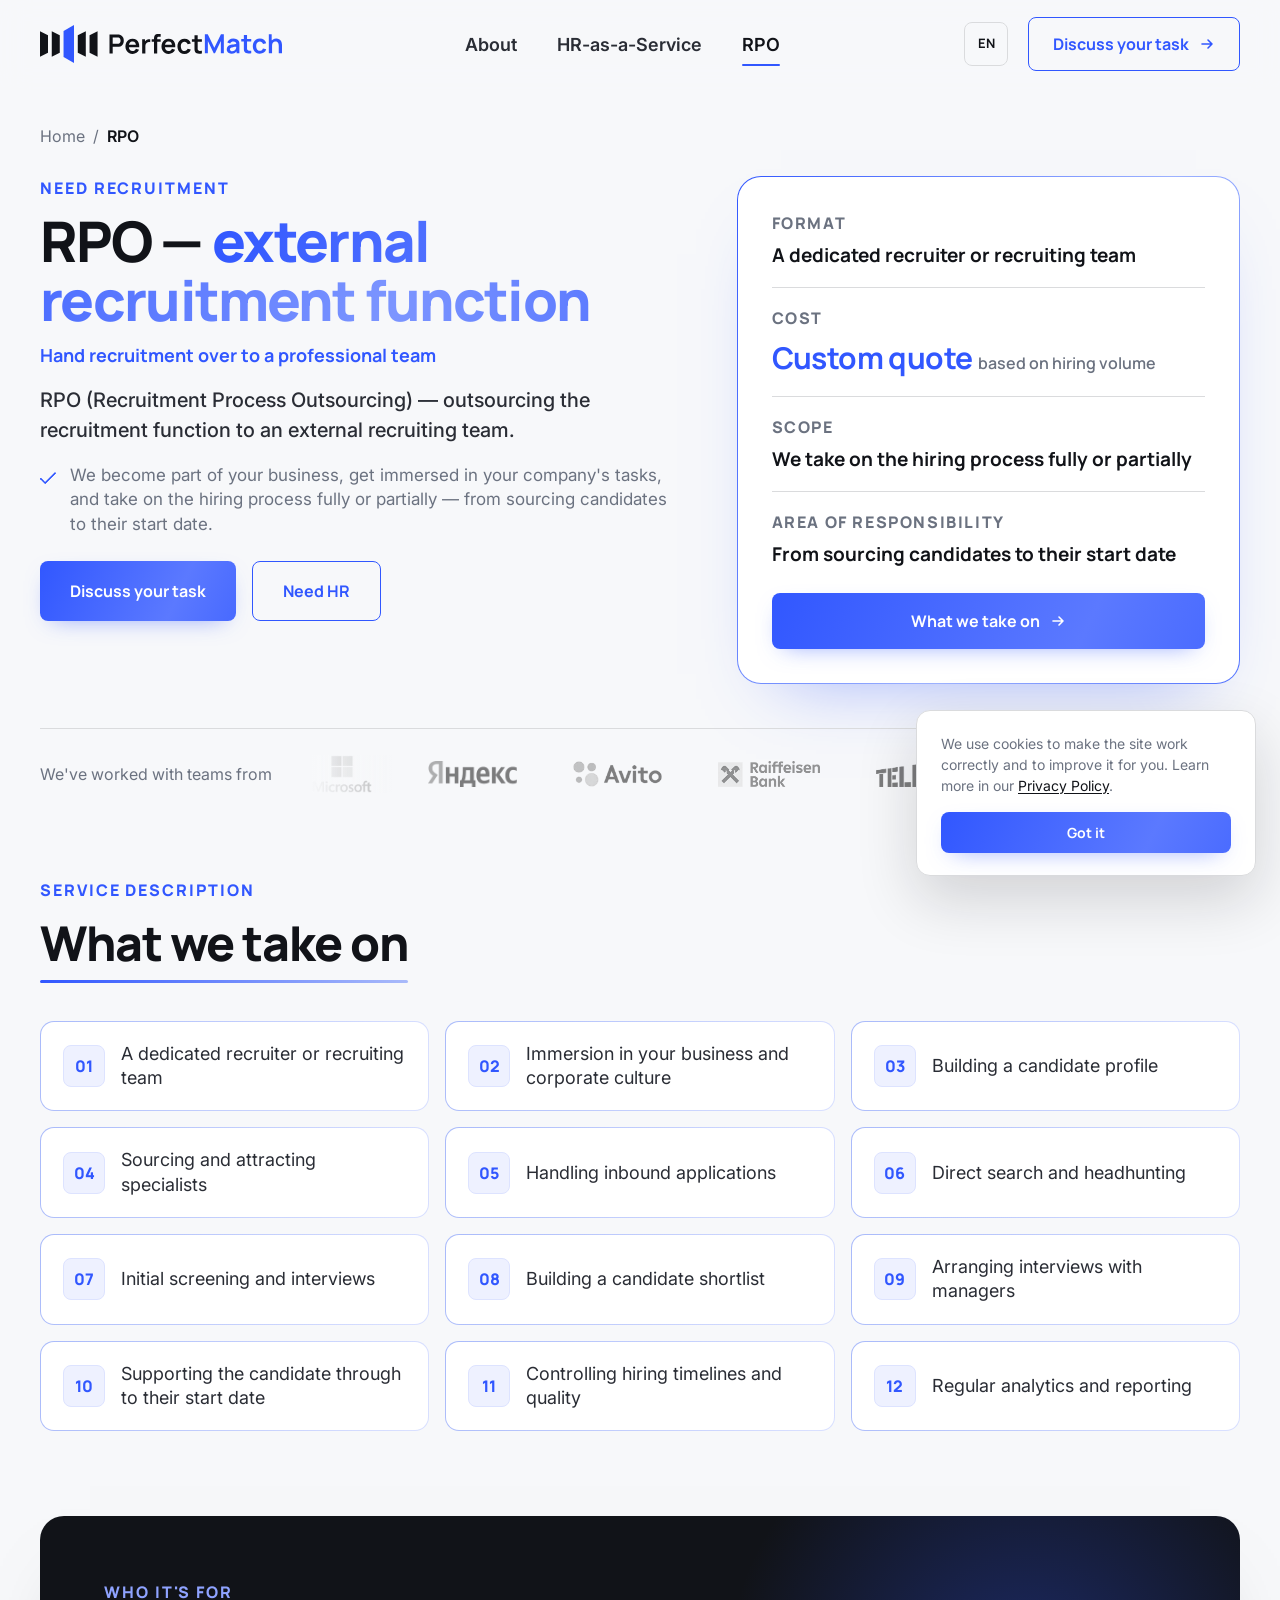
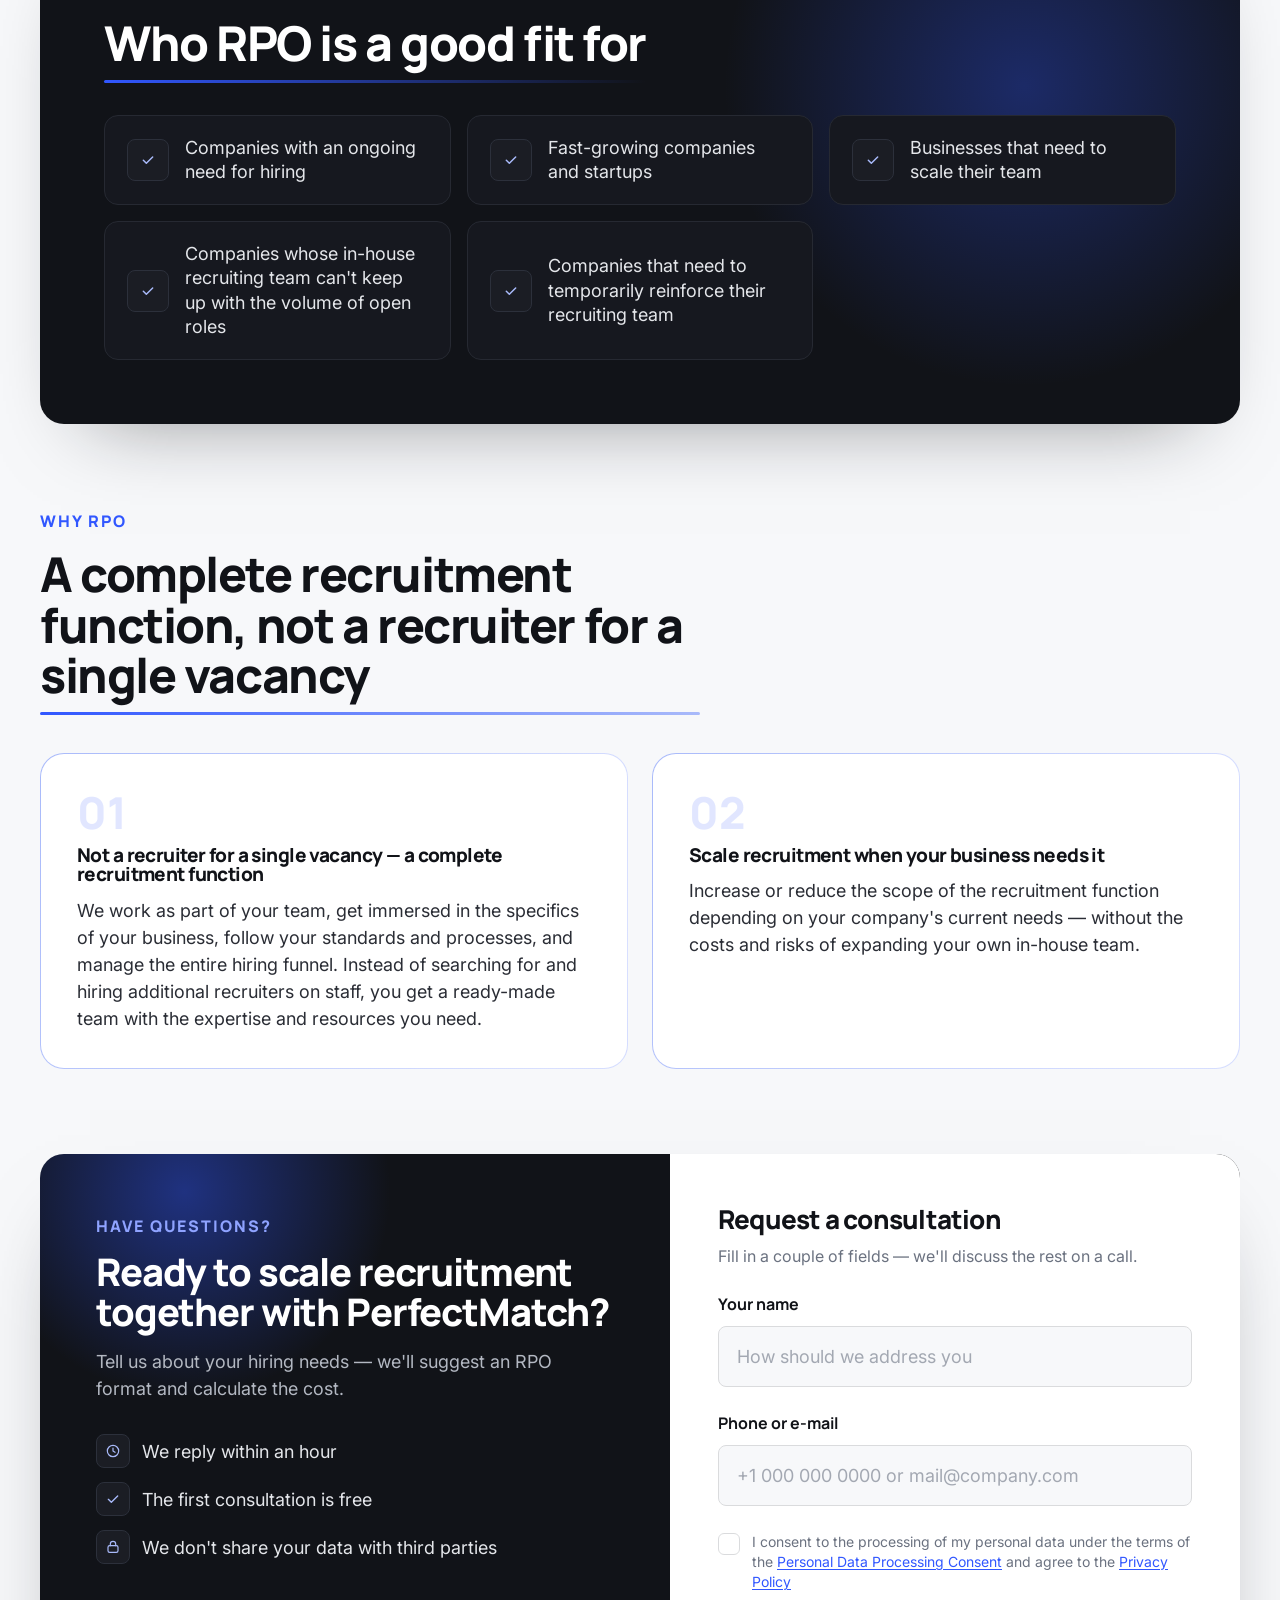
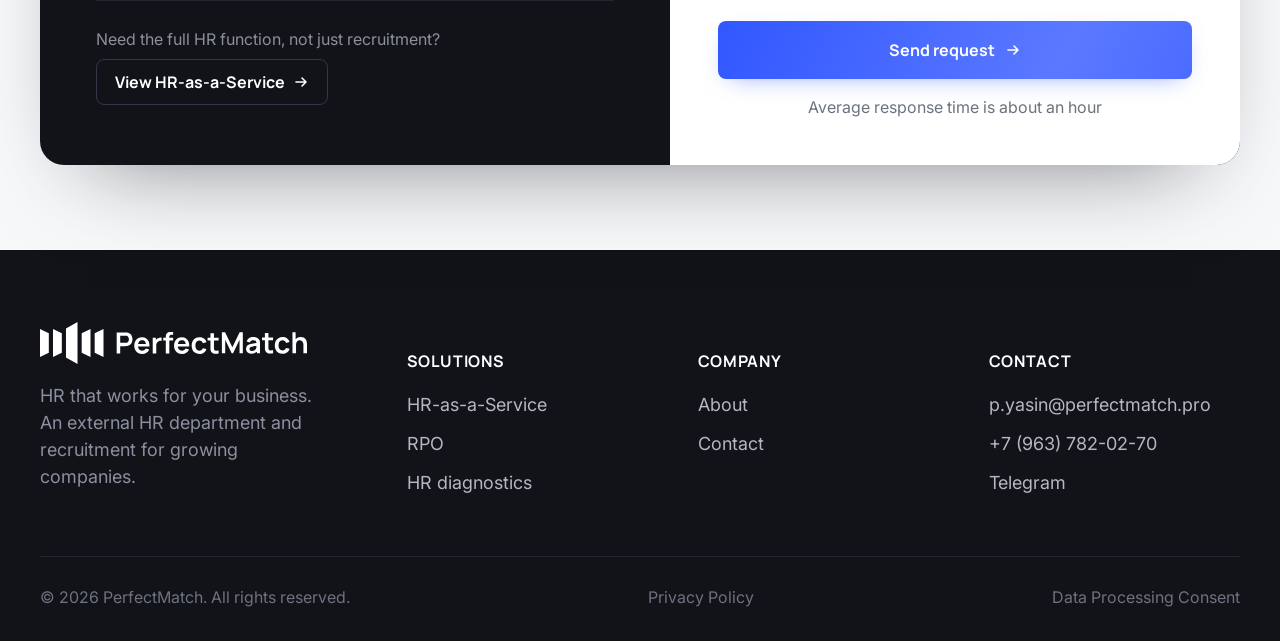
<file: en/rpo.html>
<!DOCTYPE html>
<html lang="en">
<head>
<meta charset="UTF-8">
<meta name="viewport" content="width=device-width, initial-scale=1.0">
<title>RPO — external recruitment function | PerfectMatch</title>
<meta name="description" content="RPO — outsourcing the recruitment function to an external recruiting team: from sourcing candidates to their start date.">
<link rel="canonical" href="https://perfectmatch.pro/en/rpo.html">
<link rel="alternate" hreflang="ru" href="https://perfectmatch.pro/rpo.html">
<link rel="alternate" hreflang="en" href="https://perfectmatch.pro/en/rpo.html">
<link rel="alternate" hreflang="x-default" href="https://perfectmatch.pro/rpo.html">
<meta property="og:type" content="website">
<meta property="og:site_name" content="PerfectMatch">
<meta property="og:title" content="RPO — external recruitment function | PerfectMatch">
<meta property="og:description" content="RPO — outsourcing the recruitment function to an external recruiting team: from sourcing candidates to their start date.">
<meta property="og:url" content="https://perfectmatch.pro/en/rpo.html">
<meta property="og:image" content="https://perfectmatch.pro/assets/img/og-cover.png">
<meta property="og:image:width" content="1200">
<meta property="og:image:height" content="630">
<meta property="og:locale" content="en_US">
<meta name="twitter:card" content="summary_large_image">
<meta name="twitter:title" content="RPO — external recruitment function | PerfectMatch">
<meta name="twitter:description" content="RPO — outsourcing the recruitment function to an external recruiting team: from sourcing candidates to their start date.">
<meta name="twitter:image" content="https://perfectmatch.pro/assets/img/og-cover.png">
<link rel="icon" type="image/png" sizes="32x32" href="/assets/img/favicon-32.png">
<link rel="icon" type="image/png" sizes="16x16" href="/assets/img/favicon-16.png">
<link rel="apple-touch-icon" sizes="180x180" href="/assets/img/apple-touch-icon.png">
<link rel="preconnect" href="https://fonts.googleapis.com">
<link rel="preconnect" href="https://fonts.gstatic.com" crossorigin>
<link href="https://fonts.googleapis.com/css2?family=Inter:wght@400;500;600;700;800;900&family=Manrope:wght@600;700;800&display=swap" rel="stylesheet">
<link rel="stylesheet" href="/assets/css/style.css?v=61">
</head>
<body data-page="RPO">

<div class="preloader" id="preloader" role="status" aria-label="Loading">
  <svg class="preloader-logo" aria-hidden="true" viewBox="0 0 267 42" fill="none" xmlns="http://www.w3.org/2000/svg">
<path class="pl-bar" style="animation-delay:0s" d="M8.82956 11.2808V30.6598L0 35.0637V6.877L8.82956 11.2808Z" fill="#111318"/>
<path class="pl-bar" style="animation-delay:.12s" d="M21.8192 11.2808V30.6598L12.9896 35.0637V6.877L21.8192 11.2808Z" fill="#111318"/>
<path class="pl-bar" style="animation-delay:.24s" d="M25.9793 6.5527V35.3876L37.5256 41.9404V0L25.9793 6.5527Z" fill="#3157FF"/>
<path class="pl-bar" style="animation-delay:.36s" d="M41.6857 11.2808V30.6598L50.5153 35.0637V6.877L41.6857 11.2808Z" fill="#111318"/>
<path class="pl-bar" style="animation-delay:.48s" d="M54.6754 11.2808V30.6598L63.5049 35.0637V6.877L54.6754 11.2808Z" fill="#111318"/>
<path id="Vector" d="M178.605 31.507C177.561 31.7021 176.537 31.785 175.532 31.7558C174.537 31.7363 173.644 31.5558 172.854 31.2143C172.064 30.8631 171.464 30.3119 171.054 29.5606C170.693 28.8777 170.503 28.1801 170.483 27.4679C170.464 26.7557 170.454 25.9508 170.454 25.0532V11.3116H173.966V24.8484C173.966 25.4825 173.971 26.0386 173.981 26.5167C174 26.9947 174.103 27.385 174.288 27.6874C174.639 28.2728 175.2 28.5996 175.971 28.6679C176.742 28.7362 177.62 28.6972 178.605 28.5509V31.507ZM167.585 18.4678V15.7019H178.605V18.4678H167.585Z" fill="#111318"/>
<path id="Vector_2" d="M159.37 31.9461C157.741 31.9461 156.35 31.5851 155.199 30.8632C154.048 30.1315 153.165 29.1363 152.55 27.8778C151.945 26.6192 151.638 25.1948 151.628 23.6045C151.638 21.985 151.955 20.5508 152.579 19.302C153.214 18.0435 154.111 17.0581 155.272 16.3459C156.433 15.6239 157.814 15.2629 159.414 15.2629C161.209 15.2629 162.726 15.7166 163.965 16.6239C165.214 17.5215 166.028 18.7508 166.409 20.3118L162.897 21.263C162.624 20.4142 162.17 19.7557 161.536 19.2874C160.902 18.8093 160.18 18.5703 159.37 18.5703C158.453 18.5703 157.697 18.7898 157.101 19.2289C156.506 19.6581 156.067 20.2533 155.784 21.0143C155.501 21.7752 155.36 22.6387 155.36 23.6045C155.36 25.107 155.697 26.3216 156.37 27.2485C157.043 28.1753 158.043 28.6388 159.37 28.6388C160.306 28.6388 161.043 28.4241 161.58 27.9948C162.126 27.5656 162.536 26.946 162.809 26.1363L166.409 26.9412C165.921 28.5509 165.067 29.79 163.848 30.6583C162.628 31.5168 161.136 31.9461 159.37 31.9461Z" fill="#111318"/>
<path id="Vector_3" d="M142.085 31.9461C140.485 31.9461 139.08 31.5998 137.87 30.9071C136.66 30.2144 135.714 29.2534 135.031 28.0241C134.358 26.7948 134.021 25.3802 134.021 23.7801C134.021 22.0533 134.353 20.5557 135.016 19.2874C135.68 18.0093 136.602 17.0191 137.782 16.3166C138.963 15.6142 140.329 15.2629 141.88 15.2629C143.519 15.2629 144.909 15.6483 146.051 16.4191C147.202 17.18 148.056 18.2581 148.612 19.6533C149.168 21.0484 149.378 22.6923 149.241 24.585H145.743V23.2972C145.734 21.5801 145.431 20.3264 144.836 19.5362C144.241 18.7459 143.304 18.3508 142.026 18.3508C140.582 18.3508 139.509 18.7996 138.807 19.6972C138.104 20.585 137.753 21.8874 137.753 23.6045C137.753 25.2046 138.104 26.4436 138.807 27.3217C139.509 28.1997 140.534 28.6388 141.88 28.6388C142.748 28.6388 143.495 28.4485 144.119 28.068C144.753 27.6778 145.241 27.1168 145.582 26.3851L149.065 27.4387C148.461 28.8631 147.524 29.9705 146.256 30.7607C144.997 31.551 143.607 31.9461 142.085 31.9461ZM136.641 24.585V21.9216H147.514V24.585H136.641Z" fill="#111318"/>
<path id="Vector_4" d="M125.785 31.507V15.4531C125.785 15.0531 125.8 14.6141 125.829 14.1361C125.858 13.6482 125.941 13.1653 126.078 12.6873C126.214 12.2092 126.463 11.775 126.824 11.3848C127.273 10.8872 127.756 10.5458 128.273 10.3604C128.8 10.1653 129.317 10.0579 129.824 10.0384C130.332 10.0092 130.775 9.99453 131.156 9.99453H133.132V12.8629H131.302C130.629 12.8629 130.127 13.0336 129.795 13.3751C129.473 13.7068 129.312 14.1458 129.312 14.6922V31.507H125.785ZM123.239 18.4678V15.7019H133.132V18.4678H123.239Z" fill="#111318"/>
<path id="Vector_5" d="M112.719 31.5069V15.7018H115.836V19.5507L115.456 19.0531C115.651 18.5263 115.909 18.0482 116.231 17.6189C116.563 17.1799 116.958 16.8189 117.417 16.536C117.807 16.2726 118.236 16.0677 118.705 15.9214C119.183 15.7653 119.67 15.6726 120.168 15.6433C120.666 15.6043 121.149 15.6238 121.617 15.7018V18.9946C121.149 18.858 120.607 18.8141 119.992 18.8629C119.388 18.9116 118.841 19.0824 118.353 19.3751C117.866 19.6385 117.466 19.9751 117.153 20.3848C116.851 20.7946 116.627 21.2629 116.48 21.7897C116.334 22.3068 116.261 22.8678 116.261 23.4727V31.5069H112.719Z" fill="#111318"/>
<path id="Vector_6" d="M102.298 31.9461C100.698 31.9461 99.2928 31.5998 98.083 30.9071C96.8732 30.2144 95.9269 29.2534 95.2439 28.0241C94.5708 26.7948 94.2342 25.3802 94.2342 23.7801C94.2342 22.0533 94.5659 20.5557 95.2293 19.2874C95.8927 18.0093 96.8147 17.0191 97.9952 16.3166C99.1757 15.6142 100.542 15.2629 102.093 15.2629C103.732 15.2629 105.122 15.6483 106.264 16.4191C107.415 17.18 108.269 18.2581 108.825 19.6533C109.381 21.0484 109.59 22.6923 109.454 24.585H105.956V23.2972C105.947 21.5801 105.644 20.3264 105.049 19.5362C104.454 18.7459 103.517 18.3508 102.239 18.3508C100.795 18.3508 99.7221 18.7996 99.0196 19.6972C98.3172 20.585 97.9659 21.8874 97.9659 23.6045C97.9659 25.2046 98.3172 26.4436 99.0196 27.3217C99.7221 28.1997 100.746 28.6388 102.093 28.6388C102.961 28.6388 103.707 28.4485 104.332 28.068C104.966 27.6778 105.454 27.1168 105.795 26.3851L109.278 27.4387C108.673 28.8631 107.737 29.9705 106.469 30.7607C105.21 31.551 103.82 31.9461 102.298 31.9461ZM96.8537 24.585V21.9216H107.727V24.585H96.8537Z" fill="#111318"/>
<path id="Vector_7" d="M76.6763 31.5069V10.4335H85.3838C85.5887 10.4335 85.8521 10.4432 86.174 10.4627C86.496 10.4725 86.7936 10.5018 87.0667 10.5505C88.2863 10.7359 89.2912 11.1408 90.0814 11.7652C90.8814 12.3896 91.4717 13.1798 91.8522 14.136C92.2424 15.0823 92.4375 16.136 92.4375 17.297C92.4375 18.4482 92.2424 19.5019 91.8522 20.458C91.4619 21.4044 90.8668 22.1897 90.0668 22.8141C89.2765 23.4385 88.2765 23.8434 87.0667 24.0288C86.7936 24.0678 86.4911 24.0971 86.1594 24.1166C85.8374 24.1361 85.5789 24.1459 85.3838 24.1459H80.2032V31.5069H76.6763ZM80.2032 20.8531H85.2374C85.4326 20.8531 85.6521 20.8434 85.896 20.8239C86.1399 20.8044 86.3643 20.7653 86.5692 20.7068C87.1545 20.5604 87.6131 20.3019 87.9448 19.9312C88.2863 19.5604 88.5253 19.1409 88.6619 18.6726C88.8082 18.2043 88.8814 17.7458 88.8814 17.297C88.8814 16.8482 88.8082 16.3897 88.6619 15.9214C88.5253 15.4433 88.2863 15.0189 87.9448 14.6482C87.6131 14.2774 87.1545 14.0189 86.5692 13.8725C86.3643 13.814 86.1399 13.7799 85.896 13.7701C85.6521 13.7506 85.4326 13.7408 85.2374 13.7408H80.2032V20.8531Z" fill="#111318"/>
<path id="Vector_8" d="M263.429 31.2877V23.6778C263.429 23.1802 263.395 22.629 263.327 22.0241C263.258 21.4192 263.097 20.8387 262.844 20.2826C262.6 19.7168 262.229 19.2533 261.732 18.8924C261.244 18.5314 260.58 18.3509 259.741 18.3509C259.293 18.3509 258.849 18.4241 258.41 18.5704C257.971 18.7168 257.571 18.9704 257.21 19.3314C256.858 19.6826 256.575 20.1704 256.361 20.7948C256.146 21.4095 256.039 22.1997 256.039 23.1656L253.946 22.2729C253.946 20.9265 254.205 19.707 254.722 18.6143C255.249 17.5216 256.019 16.6533 257.034 16.0094C258.049 15.3557 259.297 15.0289 260.78 15.0289C261.951 15.0289 262.917 15.224 263.678 15.6143C264.439 16.0045 265.044 16.5021 265.493 17.107C265.941 17.7119 266.273 18.3558 266.488 19.0387C266.702 19.7216 266.839 20.3704 266.898 20.9851C266.966 21.59 267 22.0827 267 22.4632V31.2877H263.429ZM252.468 31.2877V10.2142H255.614V21.307H256.039V31.2877H252.468Z" fill="#3157FF"/>
<path id="Vector_9" d="M242.526 31.7266C240.896 31.7266 239.506 31.3656 238.355 30.6437C237.204 29.912 236.321 28.9168 235.706 27.6583C235.101 26.3997 234.794 24.9753 234.784 23.385C234.794 21.7655 235.111 20.3313 235.735 19.0825C236.369 17.824 237.267 16.8386 238.428 16.1264C239.589 15.4044 240.97 15.0434 242.57 15.0434C244.365 15.0434 245.882 15.4971 247.121 16.4044C248.37 17.302 249.184 18.5313 249.565 20.0923L246.053 21.0435C245.779 20.1947 245.326 19.5362 244.692 19.0679C244.057 18.5898 243.335 18.3508 242.526 18.3508C241.609 18.3508 240.852 18.5703 240.257 19.0094C239.662 19.4386 239.223 20.0338 238.94 20.7947C238.657 21.5557 238.516 22.4192 238.516 23.385C238.516 24.8875 238.852 26.1021 239.526 27.029C240.199 27.9558 241.199 28.4192 242.526 28.4192C243.462 28.4192 244.199 28.2046 244.735 27.7753C245.282 27.3461 245.692 26.7265 245.965 25.9168L249.565 26.7217C249.077 28.3314 248.223 29.5705 247.004 30.4388C245.784 31.2973 244.292 31.7266 242.526 31.7266Z" fill="#3157FF"/>
<path id="Vector_10" d="M233.064 31.2877C232.02 31.4828 230.995 31.5658 229.991 31.5365C228.995 31.517 228.103 31.3365 227.312 30.995C226.522 30.6438 225.922 30.0926 225.512 29.3413C225.151 28.6584 224.961 27.9608 224.942 27.2486C224.922 26.5364 224.912 25.7315 224.912 24.834V11.0923H228.425V24.6291C228.425 25.2632 228.43 25.8193 228.439 26.2974C228.459 26.7755 228.561 27.1657 228.747 27.4681C229.098 28.0535 229.659 28.3804 230.43 28.4486C231.2 28.5169 232.078 28.4779 233.064 28.3316V31.2877ZM222.044 18.2485V15.4826H233.064V18.2485H222.044Z" fill="#3157FF"/>
<path id="Vector_11" d="M211.356 31.7266C210.215 31.7266 209.249 31.512 208.458 31.0827C207.668 30.6437 207.068 30.0632 206.658 29.3412C206.258 28.6193 206.058 27.8241 206.058 26.9558C206.058 26.1948 206.185 25.5119 206.439 24.907C206.693 24.2924 207.083 23.7655 207.61 23.3265C208.136 22.8777 208.819 22.5118 209.658 22.2289C210.293 22.024 211.034 21.8387 211.883 21.6728C212.741 21.507 213.668 21.3557 214.663 21.2191C215.668 21.0728 216.717 20.9167 217.81 20.7508L216.551 21.4679C216.561 20.3752 216.317 19.5703 215.819 19.0533C215.322 18.5362 214.483 18.2776 213.302 18.2776C212.59 18.2776 211.902 18.4435 211.239 18.7752C210.576 19.1069 210.112 19.6777 209.849 20.4874L206.629 19.4777C207.019 18.141 207.761 17.0679 208.854 16.2581C209.956 15.4483 211.439 15.0434 213.302 15.0434C214.707 15.0434 215.941 15.2727 217.005 15.7313C218.078 16.1898 218.873 16.941 219.39 17.9849C219.673 18.5411 219.844 19.1118 219.902 19.6972C219.961 20.2728 219.99 20.9021 219.99 21.585V31.2876H216.902V27.8631L217.415 28.4192C216.702 29.5607 215.868 30.3998 214.912 30.9364C213.966 31.4632 212.78 31.7266 211.356 31.7266ZM212.058 28.9168C212.858 28.9168 213.541 28.7754 214.107 28.4924C214.673 28.2095 215.122 27.8631 215.454 27.4534C215.795 27.0436 216.024 26.6582 216.141 26.2973C216.327 25.8485 216.429 25.3363 216.449 24.7607C216.478 24.1753 216.493 23.7021 216.493 23.3411L217.576 23.6631C216.512 23.8289 215.6 23.9753 214.839 24.1021C214.078 24.2289 213.424 24.3509 212.878 24.468C212.332 24.5753 211.849 24.6972 211.429 24.8338C211.019 24.9802 210.673 25.1509 210.39 25.346C210.107 25.5412 209.888 25.7655 209.732 26.0192C209.585 26.2729 209.512 26.5704 209.512 26.9119C209.512 27.3022 209.61 27.6485 209.805 27.9509C210 28.2436 210.283 28.4778 210.654 28.6534C211.034 28.829 211.502 28.9168 212.058 28.9168Z" fill="#3157FF"/>
<path id="Vector_12" d="M181.898 31.2877V10.2142H185.074L192.361 25.1413L199.649 10.2142H202.825V31.2877H199.532V17.7802L193.064 31.2877H191.659L185.205 17.7802V31.2877H181.898Z" fill="#3157FF"/>
</svg>
</div>
<div class="modal-overlay" id="requestModal">
  <div class="modal-dialog" role="dialog" aria-modal="true" aria-labelledby="modalFormTitle">
    <button type="button" class="modal-close" aria-label="Close">
      <svg width="16" height="16" viewBox="0 0 16 16" fill="none"><path d="M3 3L13 13M13 3L3 13" stroke="currentColor" stroke-width="1.8" stroke-linecap="round"/></svg>
    </button>

    <form class="request-form modal-form" novalidate data-source="Popup (EN)">
      <div class="rf-head">
        <h3 id="modalFormTitle">Leave a request</h3>
        <p>Fill in a couple of fields — we'll discuss the rest on a call.</p>
      </div>

      <div class="field">
        <label for="modal-rf-name">Your name</label>
        <input type="text" id="modal-rf-name" name="name" placeholder="How should we address you" autocomplete="name" required>
        <span class="field-error">Please tell us how to address you</span>
      </div>

      <div class="field">
        <label for="modal-rf-contact">Phone or e-mail</label>
        <input type="text" id="modal-rf-contact" name="contact" placeholder="+1 000 000 0000 or mail@company.com" autocomplete="tel" required>
        <span class="field-error">Leave a phone number or e-mail so we can reach you</span>
      </div>

      <label class="field-check">
        <input type="checkbox" name="consent" required>
        <span class="box"><svg width="12" height="12" viewBox="0 0 14 14" fill="none"><path d="M2.5 7.5L5.5 10.5L11.5 4" stroke="currentColor" stroke-width="2.2" stroke-linecap="round" stroke-linejoin="round"/></svg></span>
        <span class="check-text">I consent to the processing of my personal data under the terms of the <a href="consent.html" target="_blank" rel="noopener" class="policy-link">Personal Data Processing Consent</a> and agree to the <a href="policy.html" target="_blank" rel="noopener" class="policy-link">Privacy Policy</a></span>
      </label>
      <span class="field-error consent-error">Consent to data processing is required</span>

      <button type="submit" class="btn btn-primary btn-lg rf-submit">
        Send request
        <svg width="16" height="16" viewBox="0 0 16 16" fill="none"><path d="M3 8H13M13 8L9 4M13 8L9 12" stroke="currentColor" stroke-width="1.6" stroke-linecap="round" stroke-linejoin="round"/></svg>
      </button>

      <p class="rf-note">Average response time is about an hour</p>
          <p class="rf-error" hidden>Couldn't send the request. Email us at <a href="mailto:p.yasin@perfectmatch.pro">p.yasin@perfectmatch.pro</a> — we'll reply just as fast.</p>

      <div class="rf-success" hidden>
        <div class="rf-success-icon"><svg width="26" height="26" viewBox="0 0 24 24" fill="none"><path d="M5 12.5l4.5 4.5L19 7.5" stroke="currentColor" stroke-width="2.2" stroke-linecap="round" stroke-linejoin="round"/></svg></div>
        <strong>Request sent</strong>
        <p>We've received your request and passed it to the team — we'll reply within an hour.</p>
      </div>
    </form>
  </div>
</div>

<div class="cookie-notice" id="cookieNotice" role="dialog" aria-live="polite" hidden>
  <p>We use cookies to make the site work correctly and to improve it for you. Learn more in our <a href="policy.html" target="_blank" rel="noopener">Privacy Policy</a>.</p>
  <div class="cookie-notice-actions">
    <button type="button" class="btn btn-primary cookie-accept">Got it</button>
  </div>
</div>

<header class="site-header">
  <div class="container">
    <a href="index.html" class="logo">
      <img src="/assets/img/logo-lockup-dark.svg" alt="PerfectMatch" class="logo-lockup">
      <img src="/assets/img/logo-mark-dark.svg" alt="PerfectMatch" class="logo-mark-only">
    </a>
    <nav class="main-nav">
      <a href="index.html#about">About</a>
      <a href="hr-as-a-service.html">HR-as-a-Service</a>
      <a href="rpo.html" class="active">RPO</a>
    </nav>
    <div class="header-cta">
      <a href="/rpo.html" class="lang-toggle" aria-label="Switch language">EN</a>
      <a href="#contact" class="btn btn-outline" data-modal-trigger>
        <span class="btn-label-full">Discuss your task</span>
        <svg width="16" height="16" viewBox="0 0 16 16" fill="none"><path d="M3 8H13M13 8L9 4M13 8L9 12" stroke="currentColor" stroke-width="1.6" stroke-linecap="round" stroke-linejoin="round"/></svg>
      </a>
      <button class="nav-toggle" aria-label="Open menu"><span></span></button>
    </div>
  </div>
</header>

<div class="mobile-nav">
  <a href="index.html#about">About</a>
  <a href="hr-as-a-service.html">HR-as-a-Service</a>
  <a href="rpo.html">RPO</a>
  <a href="#contact" class="btn btn-primary" data-modal-trigger>
    Discuss your task
    <svg width="16" height="16" viewBox="0 0 16 16" fill="none"><path d="M3 8H13M13 8L9 4M13 8L9 12" stroke="currentColor" stroke-width="1.6" stroke-linecap="round" stroke-linejoin="round"/></svg>
  </a>
</div>

<main>

  <!-- PAGE HERO -->
  <section class="page-hero">
    <div class="container">
      <div class="breadcrumb reveal">
        <a href="index.html">Home</a>
        <span>/</span>
        <span class="current">RPO</span>
      </div>

      <div class="page-hero-grid">
        <div class="page-hero-inner reveal">
          <div class="eyebrow">Need recruitment</div>
          <h1>RPO — <span class="accent">external recruitment function</span></h1>
          <div class="service-tag">Hand recruitment over to a professional team</div>
          <p class="lead lead-main">RPO (Recruitment Process Outsourcing) — outsourcing the recruitment function to an external recruiting team.</p>
          <ul class="hero-points">
            <li>We become part of your business, get immersed in your company's tasks, and take on the hiring process fully or partially — from sourcing candidates to their start date.</li>
          </ul>
          <div class="btn-row">
            <a href="#contact" class="btn btn-primary btn-lg" data-modal-trigger>Discuss your task</a>
            <a href="hr-as-a-service.html" class="btn btn-outline btn-lg">Need HR</a>
          </div>
        </div>

        <aside class="offer-card reveal reveal-delay-1">
          <div class="offer-row">
            <span class="offer-label">Format</span>
            <span class="offer-value">A dedicated recruiter or recruiting team</span>
          </div>
          <div class="offer-row">
            <span class="offer-label">Cost</span>
            <span class="offer-value offer-price">Custom quote <span>based on hiring volume</span></span>
          </div>
          <div class="offer-row">
            <span class="offer-label">Scope</span>
            <span class="offer-value">We take on the hiring process fully or partially</span>
          </div>
          <div class="offer-row">
            <span class="offer-label">Area of responsibility</span>
            <span class="offer-value">From sourcing candidates to their start date</span>
          </div>
          <a href="#scope" class="btn btn-primary offer-cta">
            What we take on
            <svg width="16" height="16" viewBox="0 0 16 16" fill="none"><path d="M3 8H13M13 8L9 4M13 8L9 12" stroke="currentColor" stroke-width="1.6" stroke-linecap="round" stroke-linejoin="round"/></svg>
          </a>
        </aside>
      </div>

      <div class="hero-trust reveal">
        <span class="hero-trust-label">We've worked with teams from</span>
        <div class="hero-ticker">
          <div class="hero-ticker-track">
            <div class="hero-ticker-set">
              <img src="/assets/img/logos/microsoft.png" alt="Microsoft" data-tall>
              <img src="/assets/img/logos/yandex.png" alt="Yandex">
              <img src="/assets/img/logos/avito.png" alt="Avito">
              <img src="/assets/img/logos/raiffeisenbank.png" alt="Raiffeisenbank">
              <img src="/assets/img/logos/tele2.png" alt="Tele2">
              <img src="/assets/img/logos/accenture.png" alt="Accenture" data-tall>
              <img src="/assets/img/logos/ericsson.png" alt="Ericsson" data-tall>
              <img src="/assets/img/logos/toyota.png" alt="Toyota">
              <img src="/assets/img/logos/spar.png" alt="SPAR">
              <img src="/assets/img/logos/salampay.png" alt="SalamPay">
            </div>
            <div class="hero-ticker-set" aria-hidden="true">
              <img src="/assets/img/logos/microsoft.png" alt="Microsoft" data-tall>
              <img src="/assets/img/logos/yandex.png" alt="Yandex">
              <img src="/assets/img/logos/avito.png" alt="Avito">
              <img src="/assets/img/logos/raiffeisenbank.png" alt="Raiffeisenbank">
              <img src="/assets/img/logos/tele2.png" alt="Tele2">
              <img src="/assets/img/logos/accenture.png" alt="Accenture" data-tall>
              <img src="/assets/img/logos/ericsson.png" alt="Ericsson" data-tall>
              <img src="/assets/img/logos/toyota.png" alt="Toyota">
              <img src="/assets/img/logos/spar.png" alt="SPAR">
              <img src="/assets/img/logos/salampay.png" alt="SalamPay">
            </div>
          </div>
        </div>
      </div>
    </div>
  </section>

  <!-- WHAT WE TAKE ON -->
  <section class="scope-section" id="scope">
    <div class="container">
      <div class="section-head reveal">
        <div class="eyebrow">Service description</div>
        <h2>What we take on</h2>
      </div>
      <div class="scope-grid reveal">
          <div class="scope-item"><span class="scope-num">01</span><span class="scope-text">A dedicated recruiter or recruiting team</span></div>
          <div class="scope-item"><span class="scope-num">02</span><span class="scope-text">Immersion in your business and corporate culture</span></div>
          <div class="scope-item"><span class="scope-num">03</span><span class="scope-text">Building a candidate profile</span></div>
          <div class="scope-item"><span class="scope-num">04</span><span class="scope-text">Sourcing and attracting specialists</span></div>
          <div class="scope-item"><span class="scope-num">05</span><span class="scope-text">Handling inbound applications</span></div>
          <div class="scope-item"><span class="scope-num">06</span><span class="scope-text">Direct search and headhunting</span></div>
          <div class="scope-item"><span class="scope-num">07</span><span class="scope-text">Initial screening and interviews</span></div>
          <div class="scope-item"><span class="scope-num">08</span><span class="scope-text">Building a candidate shortlist</span></div>
          <div class="scope-item"><span class="scope-num">09</span><span class="scope-text">Arranging interviews with managers</span></div>
          <div class="scope-item"><span class="scope-num">10</span><span class="scope-text">Supporting the candidate through to their start date</span></div>
          <div class="scope-item"><span class="scope-num">11</span><span class="scope-text">Controlling hiring timelines and quality</span></div>
          <div class="scope-item"><span class="scope-num">12</span><span class="scope-text">Regular analytics and reporting</span></div>
      </div>
    </div>
  </section>

  <!-- FOR WHOM -->
  <section class="metrics">
    <div class="container">
      <div class="metrics-panel reveal">
        <div class="metrics-head">
          <div class="eyebrow on-dark">Who it's for</div>
          <h2>Who RPO is a good fit for</h2>
        </div>
        <div class="metrics-grid">
            <div class="metric-item"><span class="metric-num"><svg width="16" height="16" viewBox="0 0 24 24" fill="none"><path d="M5 12.5l4.5 4.5L19 7.5" stroke="currentColor" stroke-width="2.2" stroke-linecap="round" stroke-linejoin="round"/></svg></span><span class="metric-text">Companies with an ongoing need for hiring</span></div>
            <div class="metric-item"><span class="metric-num"><svg width="16" height="16" viewBox="0 0 24 24" fill="none"><path d="M5 12.5l4.5 4.5L19 7.5" stroke="currentColor" stroke-width="2.2" stroke-linecap="round" stroke-linejoin="round"/></svg></span><span class="metric-text">Fast-growing companies and startups</span></div>
            <div class="metric-item"><span class="metric-num"><svg width="16" height="16" viewBox="0 0 24 24" fill="none"><path d="M5 12.5l4.5 4.5L19 7.5" stroke="currentColor" stroke-width="2.2" stroke-linecap="round" stroke-linejoin="round"/></svg></span><span class="metric-text">Businesses that need to scale their team</span></div>
            <div class="metric-item"><span class="metric-num"><svg width="16" height="16" viewBox="0 0 24 24" fill="none"><path d="M5 12.5l4.5 4.5L19 7.5" stroke="currentColor" stroke-width="2.2" stroke-linecap="round" stroke-linejoin="round"/></svg></span><span class="metric-text">Companies whose in-house recruiting team can't keep up with the volume of open roles</span></div>
            <div class="metric-item"><span class="metric-num"><svg width="16" height="16" viewBox="0 0 24 24" fill="none"><path d="M5 12.5l4.5 4.5L19 7.5" stroke="currentColor" stroke-width="2.2" stroke-linecap="round" stroke-linejoin="round"/></svg></span><span class="metric-text">Companies that need to temporarily reinforce their recruiting team</span></div>
        </div>
      </div>
    </div>
  </section>

  <!-- WHY RPO -->
  <section class="plain-section">
    <div class="container">
      <div class="section-head reveal">
        <div class="eyebrow">Why RPO</div>
        <h2>A complete recruitment function, not a recruiter for a single vacancy</h2>
      </div>
      <div class="why-grid">
        <div class="why-card reveal">
          <div class="why-num">01</div>
          <h4>Not a recruiter for a single vacancy — a complete recruitment function</h4>
          <p>We work as part of your team, get immersed in the specifics of your business, follow your standards and processes, and manage the entire hiring funnel. Instead of searching for and hiring additional recruiters on staff, you get a ready-made team with the expertise and resources you need.</p>
        </div>
        <div class="why-card reveal reveal-delay-1">
          <div class="why-num">02</div>
          <h4>Scale recruitment when your business needs it</h4>
          <p>Increase or reduce the scope of the recruitment function depending on your company's current needs — without the costs and risks of expanding your own in-house team.</p>
        </div>
      </div>
    </div>
  </section>

  <!-- FINAL CTA -->
  <section class="final-cta" id="contact">
    <div class="container">
      <div class="cta-panel reveal">

        <div class="cta-copy">
          <div class="eyebrow on-dark">Have questions?</div>
          <h2>Ready to scale recruitment together with PerfectMatch?</h2>
          <p class="cta-lead">Tell us about your hiring needs — we'll suggest an RPO format and calculate the cost.</p>

          <ul class="cta-points">
            <li>
              <span class="cta-point-icon"><svg width="16" height="16" viewBox="0 0 24 24" fill="none"><circle cx="12" cy="12" r="8.5" stroke-width="1.8"/><path d="M12 7.5V12l3 2" stroke-width="1.8" stroke-linecap="round" stroke-linejoin="round"/></svg></span>
              We reply within an hour
            </li>
            <li>
              <span class="cta-point-icon"><svg width="16" height="16" viewBox="0 0 24 24" fill="none"><path d="M5 12.5l4.5 4.5L19 7.5" stroke-width="2" stroke-linecap="round" stroke-linejoin="round"/></svg></span>
              The first consultation is free
            </li>
            <li>
              <span class="cta-point-icon"><svg width="16" height="16" viewBox="0 0 24 24" fill="none"><rect x="4.5" y="10" width="15" height="10" rx="2.5" stroke-width="1.8"/><path d="M8 10V7.5a4 4 0 018 0V10" stroke-width="1.8" stroke-linecap="round"/></svg></span>
              We don't share your data with third parties
            </li>
          </ul>

          <div class="cta-alt">
            <span class="cta-alt-text">Need the full HR function, not just recruitment?</span>
            <a href="hr-as-a-service.html" class="cta-alt-link">
              View HR-as-a-Service
              <svg width="16" height="16" viewBox="0 0 16 16" fill="none"><path d="M3 8H13M13 8L9 4M13 8L9 12" stroke="currentColor" stroke-width="1.6" stroke-linecap="round" stroke-linejoin="round"/></svg>
            </a>
          </div>
        </div>

        <form class="request-form cta-form" novalidate data-source="RPO page form (EN)">
          <div class="rf-head">
            <h3>Request a consultation</h3>
            <p>Fill in a couple of fields — we'll discuss the rest on a call.</p>
          </div>

          <div class="field">
            <label for="cta-rf-name">Your name</label>
            <input type="text" id="cta-rf-name" name="name" placeholder="How should we address you" autocomplete="name" required>
            <span class="field-error">Please tell us how to address you</span>
          </div>

          <div class="field">
            <label for="cta-rf-contact">Phone or e-mail</label>
            <input type="text" id="cta-rf-contact" name="contact" placeholder="+1 000 000 0000 or mail@company.com" autocomplete="tel" required>
            <span class="field-error">Leave a phone number or e-mail so we can reach you</span>
          </div>

          <label class="field-check">
            <input type="checkbox" name="consent" required>
            <span class="box"><svg width="12" height="12" viewBox="0 0 14 14" fill="none"><path d="M2.5 7.5L5.5 10.5L11.5 4" stroke="currentColor" stroke-width="2.2" stroke-linecap="round" stroke-linejoin="round"/></svg></span>
            <span class="check-text">I consent to the processing of my personal data under the terms of the <a href="consent.html" target="_blank" rel="noopener" class="policy-link">Personal Data Processing Consent</a> and agree to the <a href="policy.html" target="_blank" rel="noopener" class="policy-link">Privacy Policy</a></span>
          </label>
          <span class="field-error consent-error">Consent to data processing is required</span>

          <button type="submit" class="btn btn-primary btn-lg rf-submit">
            Send request
            <svg width="16" height="16" viewBox="0 0 16 16" fill="none"><path d="M3 8H13M13 8L9 4M13 8L9 12" stroke="currentColor" stroke-width="1.6" stroke-linecap="round" stroke-linejoin="round"/></svg>
          </button>

          <p class="rf-note">Average response time is about an hour</p>
          <p class="rf-error" hidden>Couldn't send the request. Email us at <a href="mailto:p.yasin@perfectmatch.pro">p.yasin@perfectmatch.pro</a> — we'll reply just as fast.</p>

          <div class="rf-success" hidden>
            <div class="rf-success-icon"><svg width="26" height="26" viewBox="0 0 24 24" fill="none"><path d="M5 12.5l4.5 4.5L19 7.5" stroke="currentColor" stroke-width="2.2" stroke-linecap="round" stroke-linejoin="round"/></svg></div>
            <strong>Request sent</strong>
            <p>We've received your request and passed it to the team — we'll reply within an hour.</p>
          </div>
        </form>

      </div>
    </div>
  </section>

</main>

<footer class="site-footer">
  <div class="container">
    <div class="footer-grid">
      <div class="footer-brand">
        <a href="index.html" class="logo">
          <img src="/assets/img/logo-lockup-white.svg" alt="PerfectMatch" class="logo-lockup">
        </a>
        <p>HR that works for your business. An external HR department and recruitment for growing companies.</p>
      </div>
      <div class="footer-col">
        <h5>Solutions</h5>
        <a href="hr-as-a-service.html">HR-as-a-Service</a>
        <a href="rpo.html">RPO</a>
        <a href="index.html#diagnostic">HR diagnostics</a>
      </div>
      <div class="footer-col">
        <h5>Company</h5>
        <a href="index.html#about">About</a>
        <a href="index.html#contact">Contact</a>
      </div>
      <div class="footer-col">
        <h5>Contact</h5>
        <a href="mailto:p.yasin@perfectmatch.pro">p.yasin@perfectmatch.pro</a>
        <a href="tel:+79637820270">+7 (963) 782-02-70</a>
        <a href="https://t.me/YasinPavel" target="_blank" rel="noopener">Telegram</a>
      </div>
    </div>
    <div class="footer-bottom">
      <span>© 2026 PerfectMatch. All rights reserved.</span>
      <a href="policy.html">Privacy Policy</a>
      <a href="consent.html">Data Processing Consent</a>
    </div>
  </div>
</footer>

<script src="/assets/js/main.js?v=20"></script>
</body>
</html>
</file>
<file: assets/css/style.css>
/* ==========================================================================
   PerfectMatch — design tokens
   ========================================================================== */

:root {
  --bg: #F7F8FA;
  --bg-alt: #EEF1FF;
  --ink: #111318;
  --ink-soft: #2A2D35;
  --accent: #3157FF;
  --accent-soft: #A9BAFA;
  --accent-dark: #2545E0;
  --muted: #6B7280;
  --border: #DADBDD;
  --white: #FFFFFF;

  --font-head: "Manrope", "Inter", sans-serif;
  --font-body: "Inter", sans-serif;

  --container: none;
  --side-pad: 40px;
  --header-h: 88px;
  --block-gap: 85px;
  --radius-sm: 8px;
  --radius-md: 14px;
  --radius-lg: 24px;

  --ease: cubic-bezier(0.16, 1, 0.3, 1);
}

/* ==========================================================================
   Прелоадер
   ========================================================================== */

.preloader {
  position: fixed;
  inset: 0;
  z-index: 1000;
  background: #F7F8FA;
  display: flex;
  align-items: center;
  justify-content: center;
  padding: 0 40px;
  /* Страховка на случай, если JS не отработает */
  animation: pl-failsafe .5s 5s forwards;
}

.preloader-logo {
  width: min(420px, 76vw);
  height: auto;
  display: block;
  animation: pl-enter .7s cubic-bezier(0.16, 1, 0.3, 1) both;
}

/* волна перелива по знаку: чёрный → акцент → светло-синий → акцент → чёрный */
.pl-bar {
  animation: pl-wave .85s ease-in-out infinite;
}

@keyframes pl-wave {
  0%,
  100% { fill: #111318; }
  25%  { fill: #3157FF; }
  50%  { fill: #A9BAFA; }
  75%  { fill: #3157FF; }
}

@keyframes pl-enter {
  from { opacity: 0; transform: translateY(14px) scale(.96); }
  to   { opacity: 1; transform: none; }
}

@keyframes pl-failsafe {
  to { opacity: 0; visibility: hidden; pointer-events: none; }
}

/* уход прелоадера */
.preloader.done {
  opacity: 0;
  visibility: hidden;
  pointer-events: none;
  animation: none;
  transition: opacity .55s cubic-bezier(0.16, 1, 0.3, 1), visibility .55s;
}
.preloader.done .preloader-logo {
  animation: none;
  transform: scale(1.06);
  transition: transform .55s cubic-bezier(0.16, 1, 0.3, 1);
}

/* блокировка прокрутки, пока висит прелоадер (класс ставит только JS) */
.is-loading, .is-loading body { overflow: hidden; }

/* Пока висит прелоадер, анимация появления первого экрана поставлена
   на паузу в самом начале — иначе она успевает полностью отыграть
   ПОКА экран закрыт прелоадером, и после его исчезновения зритель
   видит уже статичный, полностью показавшийся хедер. Как только
   прелоадер начинает уходить, анимация запускается и доигрывается
   поверх затухающего прелоадера. */
.is-loading .hero-content,
.is-loading .hero-bottom > *,
.is-loading .hero-mark-bg {
  animation-play-state: paused;
}

@media (prefers-reduced-motion: reduce) {
  .preloader-logo { animation: none; }
  .pl-bar { animation: none; }
  .preloader.done .preloader-logo { transform: none; }
}

/* ==========================================================================
   Reset
   ========================================================================== */

*, *::before, *::after { box-sizing: border-box; }
html { scroll-behavior: smooth; }
body, h1, h2, h3, h4, p, figure, blockquote, dl, dd { margin: 0; }
ul, ol { margin: 0; padding: 0; list-style: none; }
img, picture { max-width: 100%; display: block; }
a { color: inherit; text-decoration: none; }
button { font: inherit; color: inherit; background: none; border: none; cursor: pointer; }
input, textarea, select { font: inherit; }

body {
  font-family: var(--font-body);
  background: var(--bg);
  color: var(--ink);
  -webkit-font-smoothing: antialiased;
  line-height: 1.5;
}

h1, h2, h3, h4 {
  font-family: var(--font-head);
  font-weight: 800;
  line-height: 1.05;
  letter-spacing: -0.03em;
  color: var(--ink);
}

body {
  font-size: 18px;
}

.container {
  width: 100%;
  max-width: var(--container);
  margin: 0 auto;
  padding: 0 var(--side-pad);
}

@media (max-width: 640px) {
  :root { --side-pad: 22px; --block-gap: 70px; }
}

section { position: relative; }

/* Единый вертикальный ритм: 85px между блоками (70px на мобильных).
   Собственные вертикальные отступы секций обнулены — расстояние задаёт только этот блок. */
main > section + section { margin-top: var(--block-gap); }
main > section:last-child { margin-bottom: var(--block-gap); }

.eyebrow {
  display: flex;
  align-items: center;
  gap: 8px;
  font-family: var(--font-head);
  font-weight: 800;
  font-size: 16px;
  letter-spacing: 0.12em;
  text-transform: uppercase;
  color: var(--accent);
}

.eyebrow.on-dark { color: #8FA3FF; }

.section-head {
  max-width: 660px;
  margin-bottom: 52px;
}

.section-head h2 {
  font-size: clamp(30px, 3.8vw, 48px);
  margin-top: 16px;
}

.section-head p {
  margin-top: 18px;
  font-size: 18px;
  color: var(--muted);
}

/* ==========================================================================
   Buttons
   ========================================================================== */

.btn {
  display: inline-flex;
  align-items: center;
  gap: 10px;
  font-family: var(--font-head);
  font-weight: 700;
  font-size: 16px;
  padding: 14px 24px;
  border-radius: var(--radius-sm);
  transition: transform .25s var(--ease), background .25s var(--ease), border-color .25s var(--ease), color .25s var(--ease);
  white-space: nowrap;
}

.btn svg { transition: transform .25s var(--ease); flex-shrink: 0; }
.btn:hover svg { transform: translateX(3px); }

.btn-primary {
  background: linear-gradient(115deg, var(--accent) 0%, #5B79FF 25%, var(--accent) 50%, #5B79FF 75%, var(--accent) 100%);
  background-size: 300% 100%;
  color: var(--white);
  animation: btn-flow 8s linear infinite;
  box-shadow: 0 8px 24px -12px rgba(49, 87, 255, 0.6);
}
.btn-primary:hover {
  transform: translateY(-2px);
  animation-duration: 3s;
  box-shadow: 0 16px 34px -14px rgba(49, 87, 255, 0.75);
}

@keyframes btn-flow {
  from { background-position: 0% 50%; }
  to   { background-position: 300% 50%; }
}

.btn-outline {
  background: transparent;
  color: var(--accent);
  border: 1.5px solid var(--accent);
}
.btn-outline:hover { background: var(--accent); color: var(--white); }

.btn-ghost {
  color: var(--accent);
  font-weight: 700;
  font-size: 16px;
  padding: 0;
}

.btn-ghost-dark {
  color: var(--white);
  font-weight: 700;
  padding: 0;
}

.btn-lg { padding: 17px 30px; font-size: 16px; }

.arrow-circle {
  width: 48px;
  height: 48px;
  border-radius: 50%;
  border: 1.5px solid var(--accent);
  display: inline-flex;
  align-items: center;
  justify-content: center;
  flex-shrink: 0;
  transition: background .25s var(--ease), transform .3s var(--ease);
}
.arrow-circle svg { stroke: var(--accent); transition: stroke .25s var(--ease); }

/* ==========================================================================
   Header
   ========================================================================== */

.site-header {
  position: sticky;
  top: 0;
  z-index: 100;
  background: rgba(247, 248, 250, 0.82);
  backdrop-filter: blur(14px);
  -webkit-backdrop-filter: blur(14px);
  border-bottom: 1px solid transparent;
  transition: border-color .3s var(--ease);
}
.site-header.scrolled { border-bottom-color: var(--border); }

.site-header .container {
  display: flex;
  align-items: center;
  justify-content: space-between;
  height: var(--header-h);
  gap: 24px;
}

.logo {
  display: flex;
  align-items: center;
  flex-shrink: 0;
}
.logo-lockup { height: 42px; width: auto; display: block; }
.site-header .logo-lockup { height: 38px; }
.logo-mark-only { display: none; width: auto; }

.main-nav {
  display: flex;
  align-items: center;
  gap: 40px;
}

.main-nav a {
  font-size: 18px;
  font-weight: 600;
  color: var(--ink-soft);
  position: relative;
  padding: 6px 0;
  transition: color .2s var(--ease);
}
.main-nav a:hover { color: var(--accent); }
.main-nav a.active { color: var(--ink); }
.main-nav a.active::after {
  content: "";
  position: absolute;
  left: 0; right: 0; bottom: -2px;
  height: 2px;
  background: var(--accent);
  border-radius: 2px;
}

.header-cta { display: flex; align-items: center; gap: 20px; }

.nav-toggle {
  display: none;
  width: 44px;
  height: 44px;
  align-items: center;
  justify-content: center;
  border: 1px solid var(--border);
  border-radius: var(--radius-sm);
  flex-shrink: 0;
}
.nav-toggle span,
.nav-toggle span::before,
.nav-toggle span::after {
  content: "";
  display: block;
  width: 18px;
  height: 2px;
  background: var(--ink);
  position: relative;
  transition: transform .25s var(--ease), opacity .25s var(--ease);
}
.nav-toggle span::before { position: absolute; top: -6px; }
.nav-toggle span::after { position: absolute; top: 6px; }
.nav-toggle.open span { background: transparent; }
.nav-toggle.open span::before { top: 0; transform: rotate(45deg); }
.nav-toggle.open span::after { top: 0; transform: rotate(-45deg); }

@media (max-width: 960px) {
  .main-nav { display: none; }
  .header-cta .btn-outline span.btn-label-full { display: none; }
  .nav-toggle { display: flex; }
}

@media (max-width: 640px) {
  :root { --header-h: 72px; }
  /* в шапке остаётся только знак логотипа */
  .site-header .logo-lockup { display: none; }
  .site-header .logo-mark-only { display: block; height: 32px; }
  .header-cta .btn { display: none; }
}

.mobile-nav {
  display: none;
  position: fixed;
  inset: var(--header-h) 0 0 0;
  background: var(--bg);
  z-index: 99;
  padding: 12px 20px 32px;
  overflow-y: auto;
}
.mobile-nav.open { display: block; }
.mobile-nav a {
  display: block;
  padding: 18px 4px;
  font-family: var(--font-head);
  font-weight: 700;
  font-size: 22px;
  border-bottom: 1px solid var(--border);
}
.mobile-nav .btn {
  /* .mobile-nav a задаёт display:block/padding/border-bottom всем ссылкам
     в меню и по специфичности перебивает .btn — из-за этого пропадали
     flex-выравнивание и стрелка съезжала влево */
  display: flex;
  align-items: center;
  justify-content: center;
  gap: 10px;
  margin-top: 28px;
  width: 100%;
  padding: 17px 24px;
  border-bottom: none;
}

/* ==========================================================================
   Hero
   ========================================================================== */

.hero {
  position: relative;
  min-height: calc(100vh - var(--header-h));
  overflow: hidden;
  display: flex;
}

.hero-mark-bg {
  position: absolute;
  top: 35px;
  right: var(--side-pad);
  height: min(65%, 480px);
  width: auto;
  max-width: calc(46% - var(--side-pad));
  overflow: visible;
  perspective: 900px;
  z-index: 0;
  pointer-events: none;
  user-select: none;
}

.hero-mark-bg .wave-bar {
  transform-box: fill-box;
  transform-origin: center;
  animation: wave-3d 3.4s ease-in-out infinite;
}

@keyframes wave-3d {
  0%, 100% { transform: rotateY(0deg) translateY(0); }
  50% { transform: rotateY(24deg) translateY(-10px); }
}

@media (prefers-reduced-motion: reduce) {
  .hero-mark-bg .wave-bar { animation: none; }
}

.hero-inner {
  position: relative;
  z-index: 1;
  display: flex;
  flex-direction: column;
  justify-content: space-between;
  gap: 32px;
  min-height: calc(100vh - var(--header-h));
  padding-top: 35px;
  padding-bottom: 40px;
}

.hero-content { max-width: 732px; }

.hero h1 {
  font-family: "Inter", sans-serif;
  font-weight: 800;
  font-size: clamp(43px, 5.15vw, 70px);
  line-height: 1;
  letter-spacing: -0.03em;
  text-transform: uppercase;
}
.hero h1 .accent,
.page-hero h1 .accent {
  background: linear-gradient(100deg, var(--accent) 0%, #7C95FF 30%, var(--accent) 55%, #7C95FF 80%, var(--accent) 100%);
  background-size: 250% 100%;
  -webkit-background-clip: text;
  background-clip: text;
  color: transparent;
  animation: text-shimmer 7s linear infinite;
}

@keyframes text-shimmer {
  from { background-position: 0% 50%; }
  to   { background-position: 250% 50%; }
}

.hero-sub {
  margin-top: 18px;
  font-size: 20px;
  color: var(--muted);
  max-width: 500px;
}

.hero-bottom {
  display: flex;
  flex-direction: column;
  gap: 20px;
}

/* ==========================================================================
   Question strip + scenario cards
   ========================================================================== */

.question-label {
  font-family: var(--font-head);
  font-weight: 700;
  font-size: 16px;
  letter-spacing: 0.06em;
  text-transform: uppercase;
  color: var(--ink-soft);
  display: flex;
  align-items: center;
  gap: 16px;
}
.question-label::after {
  content: "";
  width: 320px;
  max-width: 30vw;
  height: 1px;
  background: var(--accent);
}

.scenario-grid {
  display: grid;
  grid-template-columns: 1fr 1fr;
  gap: 24px;
}

.scenario-card {
  /* два слоя: белая заливка внутри + переливающийся градиент в рамке */
  background:
    linear-gradient(var(--white), var(--white)) padding-box,
    linear-gradient(115deg, var(--accent) 0%, #9DB2FF 25%, var(--accent) 50%, #9DB2FF 75%, var(--accent) 100%) border-box;
  background-size: 100% 100%, 300% 100%;
  border: 1.5px solid transparent;
  border-radius: var(--radius-lg);
  padding: 32px 32px 52px;
  display: flex;
  flex-direction: column;
  gap: 14px;
  transition: transform .35s var(--ease), box-shadow .35s var(--ease);
  position: relative;
  overflow: hidden;
  animation: card-border-flow 8s linear infinite;
}

@keyframes card-border-flow {
  from { background-position: 0 0, 0% 50%; }
  to   { background-position: 0 0, 300% 50%; }
}

/* блик, плавно проходящий по карточке */
.scenario-card::before {
  content: "";
  position: absolute;
  inset: 0;
  background: linear-gradient(
    115deg,
    transparent 35%,
    rgba(49, 87, 255, 0.07) 46%,
    rgba(157, 178, 255, 0.16) 50%,
    rgba(49, 87, 255, 0.07) 54%,
    transparent 65%
  );
  background-size: 260% 100%;
  animation: card-sheen 8s linear infinite;
  pointer-events: none;
  transition: opacity .35s var(--ease);
}

@keyframes card-sheen {
  from { background-position: 190% 0; }
  to   { background-position: -60% 0; }
}

/* мягкое градиентное свечение, проявляется при наведении */
.scenario-card::after {
  content: "";
  position: absolute;
  inset: 0;
  background: radial-gradient(120% 90% at 15% 0%, rgba(49, 87, 255, 0.12), transparent 60%);
  opacity: 0;
  transition: opacity .4s var(--ease);
  pointer-events: none;
}

.scenario-card:hover {
  transform: translateY(-6px);
  box-shadow: 0 28px 60px -28px rgba(49, 87, 255, 0.45);
  animation-duration: 3s;
}
.scenario-card:hover::after { opacity: 1; }

/* контент всегда поверх градиентных слоёв */
.scenario-card > * { position: relative; z-index: 1; }

.scenario-num {
  font-family: var(--font-head);
  font-weight: 800;
  font-size: 44px;
  color: var(--border);
  line-height: 1;
}

.scenario-card h3 {
  font-size: 26px;
  position: relative;
}

.scenario-card p {
  color: var(--muted);
  font-size: 18px;
  position: relative;
  flex: 1;
}

.scenario-foot {
  display: flex;
  align-items: center;
  justify-content: space-between;
  position: relative;
  margin-top: 8px;
}

.scenario-card:hover .arrow-circle {
  background: var(--accent);
  transform: translateX(4px);
}
.scenario-card:hover .arrow-circle svg { stroke: var(--white); }

/* ==========================================================================
   Secondary solutions strip
   ========================================================================== */

.solutions {
  padding: 0;
}

.solutions-grid {
  display: grid;
  grid-template-columns: repeat(4, 1fr);
  gap: 1px;
  background: var(--border);
  border: 1px solid var(--border);
  border-radius: var(--radius-lg);
  overflow: hidden;
}

.solution-item {
  background: var(--white);
  padding: 32px 28px;
  transition: background .25s var(--ease);
}
.solution-item:hover { background: var(--bg-alt); }

.solution-item .num {
  font-family: var(--font-head);
  font-weight: 800;
  color: var(--muted);
  font-size: 16px;
  letter-spacing: 0.06em;
}

.solution-item h4 {
  margin-top: 14px;
  font-size: 18px;
}

.solution-item p {
  margin-top: 8px;
  font-size: 18px;
  color: var(--muted);
}

/* ==========================================================================
   Stats (light)
   ========================================================================== */

.stats {
  padding: 0;
}

.stats-grid {
  display: grid;
  grid-template-columns: repeat(3, 1fr);
  gap: 24px;
  margin-bottom: 56px;
}

.stat-tile {
  position: relative;
  padding: 40px 36px;
  background: var(--white);
  border: 1.5px solid var(--accent-soft);
  border-radius: var(--radius-lg);
  overflow: hidden;
  transition: transform .3s var(--ease), border-color .3s var(--ease);
}
.stat-tile:hover { border-color: var(--accent); }

.stat-tile::before {
  content: "";
  position: absolute;
  inset: 0;
  background: linear-gradient(150deg, var(--bg-alt), transparent 65%);
  opacity: 0;
  transition: opacity .35s var(--ease);
  pointer-events: none;
}
.stat-tile:hover::before { opacity: 1; }
.stat-tile:hover { transform: translateY(-2px); }

.stat-num {
  position: relative;
  font-family: var(--font-head);
  font-weight: 800;
  font-size: clamp(44px, 5vw, 64px);
  letter-spacing: -0.03em;
  color: var(--accent);
  display: flex;
  align-items: baseline;
  gap: 4px;
}

.stat-label {
  position: relative;
  margin-top: 2px;
  color: var(--muted);
  font-size: 20px;
}

.logos-ticker {
  position: relative;
  border-top: 1px solid var(--border);
  padding-top: 40px;
  overflow: hidden;
}

.logos-ticker::before,
.logos-ticker::after {
  content: "";
  position: absolute;
  top: 40px;
  bottom: 0;
  width: 120px;
  z-index: 2;
  pointer-events: none;
}
.logos-ticker::before {
  left: 0;
  background: linear-gradient(90deg, var(--bg) 0%, rgba(247, 248, 250, 0) 100%);
}
.logos-ticker::after {
  right: 0;
  background: linear-gradient(270deg, var(--bg) 0%, rgba(247, 248, 250, 0) 100%);
}

@media (max-width: 640px) {
  .logos-ticker::before,
  .logos-ticker::after { width: 48px; }
}

.logos-ticker-track {
  display: flex;
  align-items: center;
  width: max-content;
  animation: ticker-scroll 28s linear infinite;
}
/* два одинаковых набора: у каждого свой внутренний зазор и такой же справа,
   поэтому сдвиг ровно на -50% попадает в шов без рывка */
.logos-ticker-set {
  display: flex;
  align-items: center;
  gap: 69px;
  padding-right: 69px;
}

.logos-ticker:hover .logos-ticker-track { animation-play-state: paused; }

.logos-ticker-track img {
  height: 32px;
  width: auto;
  flex-shrink: 0;
  object-fit: contain;
  filter: grayscale(1) opacity(0.6);
  transition: filter .25s var(--ease);
}
.logos-ticker-track img:hover { filter: grayscale(0) opacity(1); }

@keyframes ticker-scroll {
  from { transform: translateX(0); }
  to { transform: translateX(-50%); }
}

/* При включённом «Уменьшении движения» бегущую строку не гоняем — это
   ровно тот случай, ради которого настройка и существует. Но просто
   остановить её нельзя: лента шире экрана, и в окне остаются два логотипа
   из десяти, остальные обрезаны. Поэтому раскладываем логотипы статично
   в несколько рядов и прячем дублирующий набор. */
@media (prefers-reduced-motion: reduce) {
  .logos-ticker-track,
  .hero-ticker-track {
    animation: none;
    width: auto;
    flex-wrap: wrap;
    justify-content: center;
    gap: 22px 40px;
  }
  .logos-ticker-set,
  .hero-ticker-set {
    flex-wrap: wrap;
    justify-content: center;
    padding-right: 0;
    gap: 22px 40px;
  }
  .logos-ticker-set[aria-hidden="true"],
  .hero-ticker-set[aria-hidden="true"] { display: none; }
  .logos-ticker::before,
  .logos-ticker::after,
  .hero-ticker::before,
  .hero-ticker::after { display: none; }
}

/* ==========================================================================
   Diagnostic CTA (dark)
   ========================================================================== */

.diagnostic {
  background: var(--ink);
  border-radius: var(--radius-lg);
  color: var(--white);
  padding: 72px;
  display: grid;
  grid-template-columns: 1fr 1fr;
  gap: 56px;
  overflow: hidden;
}

.diagnostic-copy h2 {
  color: var(--white);
  font-size: clamp(28px, 3vw, 38px);
  max-width: 620px;
  margin-top: 16px;
}

.diagnostic-copy .lead {
  margin-top: 14px;
  color: #8FA3FF;
  font-weight: 600;
  font-size: 18px;
}

.diagnostic-copy p.desc {
  margin-top: 18px;
  color: #B3B8C2;
  font-size: 18px;
  max-width: 420px;
}

.diagnostic-copy .btn { margin-top: 32px; }

.diagnostic-meta {
  margin-top: 28px;
  display: flex;
  gap: 28px;
  color: #9AA0AC;
  font-size: 16px;
}
.diagnostic-meta span { display: flex; align-items: center; gap: 8px; }

.diagnostic-list {
  display: flex;
  flex-direction: column;
  gap: 0;
}

.diag-row {
  display: flex;
  align-items: center;
  gap: 20px;
  padding: 18px 0;
  border-bottom: 1px solid #24262E;
}
.diag-row:first-child { padding-top: 0; }
.diag-row:last-child { border-bottom: none; }

.diag-row .num {
  font-family: var(--font-head);
  font-weight: 800;
  font-size: 26px;
  color: var(--accent);
  width: 48px;
  flex-shrink: 0;
}

.diag-row p { font-size: 18px; color: #E4E6EA; flex: 1; }

.diag-row .icon {
  width: 40px;
  height: 40px;
  border-radius: var(--radius-sm);
  background: #1B1D24;
  display: flex;
  align-items: center;
  justify-content: center;
  flex-shrink: 0;
}
.diag-row .icon svg { stroke: var(--accent); }

/* ==========================================================================
   Founder
   ========================================================================== */

.founder {
  padding: 0;
}

.founder-panel {
  background: var(--ink);
  border-radius: var(--radius-lg);
  padding: 48px;
}

.founder-grid {
  display: grid;
  grid-template-columns: 0.85fr 1.15fr;
  gap: 48px;
  align-items: stretch;
}

.founder-copy {
  display: flex;
  flex-direction: column;
}

.founder-portrait {
  aspect-ratio: 4 / 4;
  width: 100%;
  border-radius: var(--radius-lg);
  background: var(--ink);
  position: relative;
  overflow: hidden;
  display: flex;
  align-items: flex-end;
  padding: 32px;
  /* без этого текст в .tag задаёт grid-колонке минимальную ширину по
     min-content и фото вылезает за пределы чёрной плашки на мобильном */
  min-width: 0;
}

.founder-portrait img {
  position: absolute;
  inset: 0;
  width: 100%;
  height: 100%;
  object-fit: cover;
  object-position: center 60%;
}

.founder-portrait::after {
  content: "";
  position: absolute;
  inset: 0;
  background: linear-gradient(180deg, rgba(17,19,24,0) 45%, rgba(17,19,24,0.82) 100%);
}

.founder-portrait .tag {
  position: relative;
  z-index: 1;
  background: rgba(17,19,24,0.55);
  backdrop-filter: blur(6px);
  border: 1px solid rgba(255,255,255,0.15);
  border-radius: var(--radius-sm);
  padding: 16px 20px;
  color: var(--white);
}
.founder-portrait .tag strong { display: block; font-family: var(--font-head); font-size: 18px; }
.founder-portrait .tag span { color: #9AA0AC; font-size: 16px; }

.founder-copy .eyebrow { margin-bottom: 14px; }
.founder-copy h2 { font-size: 40px; max-width: 600px; color: var(--white); }
.founder-copy .role { margin-top: 12px; color: #8FA3FF; font-weight: 700; font-size: 18px; }
.founder-bio {
  margin-top: 22px;
  display: grid;
  grid-template-columns: 1fr 1fr;
  gap: 20px 32px;
}

.founder-bio p {
  position: relative;
  padding-left: 18px;
  color: #B3B8C2;
  font-size: 18px;
  line-height: 1.45;
}

.founder-bio p::before {
  content: "";
  position: absolute;
  left: 0;
  top: 7px;
  bottom: 5px;
  width: 2px;
  border-radius: 2px;
  background: var(--accent);
  opacity: .55;
}

.founder-facts {
  margin-top: auto;
  padding-top: 24px;
  display: flex;
  gap: 14px;
}
.fact-tile {
  flex: 1;
  padding: 16px 18px;
  border: 1px solid rgba(255, 255, 255, 0.25);
  border-radius: var(--radius-sm);
  transition: border-color .25s var(--ease);
}
.fact-tile:hover { border-color: rgba(255, 255, 255, 0.5); }
.founder-facts .fact-tile strong {
  display: block;
  font-family: var(--font-head);
  font-weight: 700;
  font-size: 46px;
  letter-spacing: -0.02em;
  color: var(--white);
}
.founder-facts .fact-tile > span { color: #9AA0AC; font-size: 16px; }

/* ==========================================================================
   Testimonials
   ========================================================================== */

.testimonials { padding: 0; }

.testi-card {
  background: var(--white);
  border: 1px solid var(--border);
  border-radius: var(--radius-lg);
  padding: 64px;
  display: grid;
  grid-template-columns: 1fr 300px;
  gap: 48px;
  align-items: center;
  transition: opacity .25s ease;
}

.testi-quote svg { stroke: var(--accent); margin-bottom: 20px; }
.testi-quote p {
  font-family: var(--font-head);
  font-weight: 700;
  font-size: clamp(22px, 2.6vw, 30px);
  letter-spacing: -0.01em;
  line-height: 1.38;
  color: var(--ink);
}

.testi-person { border-left: 1px solid var(--border); padding-left: 48px; }
.testi-logo {
  height: 40px;
  width: auto;
  max-width: 220px;
  object-fit: contain;
  object-position: left center;
  margin-bottom: 18px;
}
.testi-logo[hidden] { display: none; }
.testi-person strong { display: block; font-family: var(--font-head); font-size: 18px; }
.testi-person span { display: block; margin-top: 6px; color: var(--muted); font-size: 16px; }
.testi-person .company { margin-top: 4px; color: var(--accent); font-weight: 700; }

.testi-nav {
  margin-top: 28px;
  display: flex;
  align-items: center;
  justify-content: center;
  gap: 20px;
  color: var(--muted);
  font-family: var(--font-head);
  font-weight: 700;
}
.testi-nav button {
  width: 44px; height: 44px;
  border-radius: 50%;
  border: 1.5px solid var(--border);
  display: flex; align-items: center; justify-content: center;
  transition: border-color .2s var(--ease), background .2s var(--ease);
}
.testi-nav button:hover { border-color: var(--accent); background: var(--bg-alt); }
.testi-nav button svg { stroke: var(--ink); }

/* ==========================================================================
   Final CTA
   ========================================================================== */

.final-cta {
  padding: 0;
}
.final-cta-inner {
  background: var(--bg-alt);
  border-radius: var(--radius-lg);
  padding: 72px;
  text-align: center;
}
.final-cta-inner h2 { font-size: clamp(28px, 3.6vw, 44px); max-width: 720px; margin: 0 auto; }
.final-cta-inner p { margin-top: 16px; color: var(--muted); font-size: 18px; }
.final-cta-inner .btn-row {
  margin-top: 32px;
  display: flex;
  gap: 16px;
  justify-content: center;
  flex-wrap: wrap;
}

/* --- Выбор направления (главная) --- */

.final-cta-head { margin-bottom: 44px; }
.final-cta-head h2 { margin-top: 14px; }
.final-cta-head p { max-width: 720px; margin-left: auto; margin-right: auto; }

.program-grid {
  display: grid;
  grid-template-columns: 1fr 1fr;
  gap: 28px;
  text-align: left;
}

.program-card {
  position: relative;
  display: flex;
  flex-direction: column;
  padding: 36px 36px 30px;
  border-radius: var(--radius-lg);
  border: 1.5px solid transparent;
  background:
    linear-gradient(var(--white), var(--white)) padding-box,
    linear-gradient(115deg, var(--accent) 0%, #9DB2FF 25%, var(--accent) 50%, #9DB2FF 75%, var(--accent) 100%) border-box;
  background-size: 100% 100%, 300% 100%;
  animation: card-border-flow 8s linear infinite;
  overflow: hidden;
  transition: transform .45s var(--ease), box-shadow .45s var(--ease);
}
.program-card > * { position: relative; z-index: 1; }

/* блик, идущий по карточке */
.program-card::before {
  content: "";
  position: absolute;
  inset: 0;
  background: linear-gradient(115deg, transparent 35%, rgba(49, 87, 255, .07) 46%, rgba(157, 178, 255, .16) 50%, rgba(49, 87, 255, .07) 54%, transparent 65%);
  background-size: 260% 100%;
  animation: card-sheen 8s linear infinite;
  pointer-events: none;
  z-index: 0;
}
/* подсветка изнутри при наведении */
.program-card::after {
  content: "";
  position: absolute;
  inset: 0;
  background: radial-gradient(120% 90% at 15% 0%, rgba(49, 87, 255, .12), transparent 60%);
  opacity: 0;
  transition: opacity .4s var(--ease);
  pointer-events: none;
  z-index: 0;
}
.program-card:hover {
  transform: translateY(-8px);
  box-shadow: 0 32px 66px -30px rgba(49, 87, 255, .5);
  animation-duration: 3s;
}
.program-card:hover::after { opacity: 1; }

.program-num {
  position: absolute;
  top: 22px;
  right: 30px;
  font-family: var(--font-head);
  font-weight: 800;
  font-size: 60px;
  line-height: 1;
  color: var(--accent);
  opacity: .12;
  transition: opacity .4s var(--ease), transform .5s var(--ease);
}
.program-card:hover .program-num { opacity: .22; transform: translateY(-4px); }

.program-top h3 {
  margin-top: 12px;
  font-size: clamp(22px, 2.1vw, 28px);
  padding-right: 70px;
  /* обе карточки выравниваются по двум строкам заголовка */
  min-height: 2.1em;
}
.program-desc {
  margin-top: 14px;
  color: var(--muted);
  font-size: 18px;
}

.program-list {
  margin-top: 24px;
  padding-top: 22px;
  border-top: 1px solid var(--border);
  display: flex;
  flex-direction: column;
  gap: 12px;
  flex: 1;
}
.program-list li {
  position: relative;
  padding-left: 30px;
  font-size: 18px;
  color: var(--ink-soft);
}
.program-list li::before {
  content: "";
  position: absolute;
  left: 0;
  top: 9px;
  width: 16px;
  height: 8px;
  border-left: 2px solid var(--accent);
  border-bottom: 2px solid var(--accent);
  transform: rotate(-45deg);
  border-radius: 1px;
}

.program-foot {
  margin-top: 30px;
  padding-top: 22px;
  border-top: 1px solid var(--border);
  display: flex;
  align-items: center;
  justify-content: space-between;
  gap: 20px;
  flex-wrap: wrap;
}
.program-price {
  font-family: var(--font-head);
  font-weight: 800;
  font-size: 22px;
  color: var(--ink);
}
.program-price span {
  font-weight: 600;
  font-size: 16px;
  color: var(--muted);
}

.program-go {
  display: inline-flex;
  align-items: center;
  gap: 10px;
  font-family: var(--font-head);
  font-weight: 700;
  font-size: 16px;
  color: var(--white);
  padding: 14px 22px;
  border-radius: var(--radius-sm);
  background: linear-gradient(115deg, var(--accent) 0%, #5B79FF 25%, var(--accent) 50%, #5B79FF 75%, var(--accent) 100%);
  background-size: 300% 100%;
  animation: btn-flow 8s linear infinite;
  box-shadow: 0 8px 24px -12px rgba(49, 87, 255, .6);
  transition: box-shadow .3s var(--ease);
  white-space: nowrap;
}
.program-go svg { transition: transform .3s var(--ease); }
.program-card:hover .program-go {
  animation-duration: 3s;
  box-shadow: 0 16px 34px -14px rgba(49, 87, 255, .8);
}
.program-card:hover .program-go svg { transform: translateX(4px); }

.final-cta-note {
  margin-top: 34px;
  font-size: 18px;
  color: var(--muted);
}
.final-cta-note a {
  color: var(--accent);
  font-weight: 700;
  border-bottom: 1.5px solid transparent;
  transition: border-color .25s var(--ease);
}
.final-cta-note a:hover { border-bottom-color: var(--accent); }
.final-cta-note .dot-sep { color: var(--border); margin: 0 6px; }

/* ==========================================================================
   Форма заявки
   ========================================================================== */

.request { padding: 0; }

.request-inner {
  display: grid;
  grid-template-columns: 1.05fr 1fr;
  border-radius: var(--radius-lg);
  overflow: hidden;
  background: var(--ink);
  box-shadow: 0 40px 80px -50px rgba(17, 19, 24, .5);
}

/* --- левая колонка --- */

.request-aside {
  position: relative;
  padding: 64px 60px;
  color: var(--white);
  overflow: hidden;
}
.request-aside::before {
  content: "";
  position: absolute;
  top: -30%;
  right: -20%;
  width: 70%;
  aspect-ratio: 1;
  background: radial-gradient(circle, rgba(49, 87, 255, .5), transparent 65%);
  pointer-events: none;
}
.request-aside > * { position: relative; z-index: 1; }

.request-aside h2 {
  margin-top: 14px;
  color: var(--white);
  font-size: clamp(28px, 3vw, 38px);
  max-width: 460px;
}
.request-lead {
  margin-top: 16px;
  color: #B3B8C2;
  font-size: 18px;
  max-width: 440px;
}

.request-points {
  margin-top: 40px;
  display: flex;
  flex-direction: column;
  gap: 22px;
}
.request-points li {
  display: flex;
  align-items: flex-start;
  gap: 16px;
}
.rp-icon {
  width: 42px;
  height: 42px;
  border-radius: var(--radius-sm);
  background: #1B1D24;
  border: 1px solid #262932;
  display: flex;
  align-items: center;
  justify-content: center;
  flex-shrink: 0;
  transition: border-color .3s var(--ease), transform .35s var(--ease);
}
.rp-icon svg { stroke: var(--accent); }
.request-points li:hover .rp-icon { border-color: var(--accent); transform: translateY(-2px); }

.request-points strong {
  display: block;
  font-family: var(--font-head);
  font-weight: 700;
  font-size: 18px;
  color: var(--white);
  margin-bottom: 2px;
}
.request-points span span,
.request-points li > span:last-child {
  font-size: 16px;
  color: #9AA0AC;
  line-height: 1.45;
}

.request-direct {
  margin-top: 44px;
  padding-top: 28px;
  border-top: 1px solid #24262E;
}
.rd-label {
  display: block;
  font-size: 16px;
  color: #6F757F;
  margin-bottom: 12px;
}
.rd-links {
  display: flex;
  flex-wrap: wrap;
  gap: 10px 28px;
}
.rd-links a {
  font-family: var(--font-head);
  font-weight: 700;
  font-size: 18px;
  color: var(--white);
  border-bottom: 1.5px solid transparent;
  transition: color .25s var(--ease), border-color .25s var(--ease);
}
.rd-links a:hover { color: #8FA3FF; border-bottom-color: #8FA3FF; }

/* --- карточка формы --- */

.request-form {
  position: relative;
  background: var(--white);
  padding: 56px 56px 48px;
  display: flex;
  flex-direction: column;
}

.rf-head h3 { font-size: 26px; }
.rf-head p { margin-top: 10px; color: var(--muted); font-size: 16px; }

.field { margin-top: 24px; }
.field label {
  display: block;
  font-family: var(--font-head);
  font-weight: 700;
  font-size: 16px;
  margin-bottom: 10px;
}
.field input {
  width: 100%;
  padding: 16px 18px;
  font-size: 18px;
  color: var(--ink);
  background: var(--bg);
  border: 1.5px solid var(--border);
  border-radius: var(--radius-sm);
  outline: none;
  transition: border-color .25s var(--ease), box-shadow .25s var(--ease), background .25s var(--ease);
}
.field input::placeholder { color: #A3A8B2; }
.field input:hover { border-color: var(--accent-soft); }
.field input:focus {
  background: var(--white);
  border-color: var(--accent);
  box-shadow: 0 0 0 4px rgba(49, 87, 255, .14);
}

.field-error {
  display: none;
  margin-top: 8px;
  font-size: 16px;
  color: #D93A3A;
}
.field.invalid input { border-color: #D93A3A; }
.field.invalid .field-error { display: block; }
.consent-error { margin-top: 10px; }
.request-form.consent-invalid .consent-error { display: block; }
.request-form.consent-invalid .field-check .box { border-color: #D93A3A; }

.field-check {
  margin-top: 26px;
  display: flex;
  align-items: flex-start;
  gap: 12px;
  cursor: pointer;
}
.field-check input { position: absolute; opacity: 0; width: 0; height: 0; }
.field-check .box {
  width: 22px;
  height: 22px;
  flex-shrink: 0;
  margin-top: 1px;
  border: 1.5px solid var(--border);
  border-radius: 6px;
  background: var(--white);
  color: var(--white);
  display: flex;
  align-items: center;
  justify-content: center;
  transition: background .2s var(--ease), border-color .2s var(--ease);
}
.field-check .box svg { opacity: 0; transition: opacity .2s var(--ease); }
.field-check input:checked + .box { background: var(--accent); border-color: var(--accent); }
.field-check input:checked + .box svg { opacity: 1; }
.field-check input:focus-visible + .box { box-shadow: 0 0 0 4px rgba(49, 87, 255, .18); }
.check-text { font-size: 14px; color: var(--muted); line-height: 1.45; }

.rf-submit {
  margin-top: 28px;
  width: 100%;
  justify-content: center;
}
.rf-note {
  margin-top: 16px;
  text-align: center;
  font-size: 16px;
  color: var(--muted);
}

.rf-success {
  position: absolute;
  inset: 0;
  background: var(--white);
  border-radius: inherit;
  padding: 56px;
  display: flex;
  flex-direction: column;
  align-items: center;
  justify-content: center;
  text-align: center;
  gap: 8px;
  animation: hero-in .5s var(--ease) both;
}
.rf-success[hidden] { display: none; }
.rf-success-icon {
  width: 64px;
  height: 64px;
  border-radius: 50%;
  background: rgba(49, 87, 255, .1);
  color: var(--accent);
  display: flex;
  align-items: center;
  justify-content: center;
  margin-bottom: 12px;
}
.rf-success strong { font-family: var(--font-head); font-weight: 800; font-size: 24px; }
.rf-success p { color: var(--muted); font-size: 18px; max-width: 340px; }

@media (max-width: 1024px) {
  .request-aside { padding: 48px 40px; }
  .request-form { padding: 44px 40px 40px; }
}

@media (max-width: 900px) {
  .request-inner { grid-template-columns: 1fr; }
  .request-points { margin-top: 32px; }
}

@media (max-width: 640px) {
  .request-aside { padding: 40px 24px; }
  .request-form { padding: 36px 24px 32px; }
  .request-lead,
  .field input,
  .rd-links a,
  .rf-success p { font-size: 16px; }
  .request-points strong { font-size: 16px; }
  .request-points li > span:last-child,
  .rf-note,
  .field-error { font-size: 14px; }
  .check-text { font-size: 12px; }
  .rf-success { padding: 32px 24px; }
}

@media (max-width: 900px) {
  .program-grid { grid-template-columns: 1fr; gap: 20px; }
}

@media (max-width: 640px) {
  .program-card { padding: 16px; }
  .program-num { font-size: 46px; top: 16px; right: 16px; }
  .program-top h3 { padding-right: 56px; }
  .program-desc, .program-list li, .final-cta-note { font-size: 16px; }
  .program-foot { flex-direction: column; align-items: flex-start; gap: 16px; }
  .program-go { width: 100%; justify-content: center; }
}

@media (prefers-reduced-motion: reduce) {
  .program-card,
  .program-card::before,
  .program-go { animation: none !important; }
}

/* ==========================================================================
   Footer
   ========================================================================== */

.site-footer {
  background: var(--ink);
  color: #B3B8C2;
  padding: 72px 0 32px;
}

.footer-grid {
  display: grid;
  grid-template-columns: 1.3fr 1fr 1fr 1fr;
  gap: 40px;
  padding-bottom: 48px;
  border-bottom: 1px solid #24262E;
}

.footer-brand .logo { color: var(--white); }
.footer-brand p { margin-top: 18px; font-size: 18px; max-width: 280px; color: #8B90A0; }

.footer-col h5 {
  font-family: var(--font-head);
  color: var(--white);
  font-size: 16px;
  letter-spacing: 0.04em;
  text-transform: uppercase;
  margin-bottom: 18px;
}
.footer-col a, .footer-col p {
  display: block;
  font-size: 18px;
  margin-bottom: 12px;
  transition: color .2s var(--ease);
}
.footer-col a:hover { color: var(--white); }

.footer-bottom {
  padding-top: 28px;
  display: flex;
  justify-content: space-between;
  flex-wrap: wrap;
  gap: 12px;
  font-size: 16px;
  color: #6C7280;
}

/* ==========================================================================
   Reveal-on-scroll
   ========================================================================== */

.reveal {
  opacity: 0;
  transform: translateY(32px) scale(.985);
  filter: blur(6px);
  transition:
    opacity .8s var(--ease),
    transform .8s var(--ease),
    filter .8s var(--ease);
}
.reveal.in-view {
  opacity: 1;
  transform: translateY(0) scale(1);
  filter: blur(0);
}
.reveal-delay-1 { transition-delay: .1s; }
.reveal-delay-2 { transition-delay: .2s; }
.reveal-delay-3 { transition-delay: .3s; }

/* появление первого экрана при загрузке */
.hero-content,
.hero-bottom > * {
  animation: hero-in .9s var(--ease) both;
}
.hero-content { animation-delay: .05s; }
.hero-bottom .question-label { animation-delay: .25s; }
.hero-bottom .scenario-grid { animation-delay: .35s; }
.hero-mark-bg {
  animation: hero-mark-in 1.4s var(--ease) both;
  /* параллакс — отдельное свойство translate, чтобы не конфликтовать с transform анимации */
  translate: var(--mark-x, 0) var(--mark-y, 0);
  transition: translate .5s cubic-bezier(.22, .61, .36, 1);
  will-change: translate;
}

@keyframes hero-in {
  from { opacity: 0; transform: translateY(26px); filter: blur(8px); }
  to   { opacity: 1; transform: translateY(0); filter: blur(0); }
}

@keyframes hero-mark-in {
  from { opacity: 0; transform: translateX(40px) scale(.94); }
  to   { opacity: 1; transform: translateX(0) scale(1); }
}

/* прогресс прокрутки */
.scroll-progress {
  position: fixed;
  top: 0;
  left: 0;
  height: 3px;
  width: 100%;
  transform: scaleX(0);
  transform-origin: 0 50%;
  background: linear-gradient(90deg, var(--accent), #8FA6FF, var(--accent));
  z-index: 200;
  pointer-events: none;
}

/* заголовки секций: подчёркивание прорисовывается */
.section-head h2 { position: relative; display: inline-block; }
.section-head h2::after {
  content: "";
  position: absolute;
  left: 0;
  bottom: -14px;
  height: 3px;
  width: 100%;
  border-radius: 2px;
  background: linear-gradient(90deg, var(--accent), var(--accent-soft));
  transform: scaleX(0);
  transform-origin: 0 50%;
  transition: transform .9s var(--ease) .2s;
}
.section-head.in-view h2::after { transform: scaleX(1); }

/* кнопка-контур: заливка выезжает */
.btn-outline { position: relative; overflow: hidden; z-index: 0; }
.btn-outline::before {
  content: "";
  position: absolute;
  inset: 0;
  background: var(--accent);
  transform: scaleX(0);
  transform-origin: 0 50%;
  transition: transform .4s var(--ease);
  z-index: -1;
}
.btn-outline:hover::before { transform: scaleX(1); }
.btn-outline:hover { background: transparent; color: var(--white); border-color: var(--accent); }

/* стрелка в круге */
.arrow-circle svg { transition: stroke .25s var(--ease), transform .3s var(--ease); }
a:hover .arrow-circle svg { transform: translateX(3px); }

/* карточки: подъём + акцентная тень */
.feature-card,
.why-card,
.price-card,
.solution-card {
  transition: transform .45s var(--ease), box-shadow .45s var(--ease), border-color .3s var(--ease);
}
.feature-card:hover,
.why-card:hover,
.solution-card:hover {
  transform: translateY(-6px);
  box-shadow: 0 26px 52px -30px rgba(49, 87, 255, .38);
  border-color: var(--accent-soft);
}
.price-card:hover { box-shadow: 0 28px 58px -28px rgba(49, 87, 255, .34); }

/* плашки статистики и фактов: блик по наведению */
.stat-tile,
.fact-tile { position: relative; overflow: hidden; }
.stat-tile::after,
.fact-tile::after {
  content: "";
  position: absolute;
  inset: 0;
  background: linear-gradient(115deg, transparent 40%, rgba(255, 255, 255, .35) 50%, transparent 60%);
  background-size: 250% 100%;
  background-position: 180% 0;
  opacity: 0;
  pointer-events: none;
}
.stat-tile:hover::after,
.fact-tile:hover::after { opacity: 1; animation: tile-shine .9s var(--ease); }
@keyframes tile-shine {
  from { background-position: 180% 0; }
  to   { background-position: -80% 0; }
}

/* строки диагностики: подсветка и сдвиг */
.diag-row { transition: transform .35s var(--ease); }
.diag-row:hover { transform: translateX(8px); }
.diag-row .icon { transition: transform .35s var(--ease), background .3s var(--ease); }
.diag-row:hover .icon { transform: scale(1.12) rotate(-6deg); }

@media (prefers-reduced-motion: reduce) {
  .reveal { transition: none !important; animation: none !important; opacity: 1 !important; transform: none !important; filter: none !important; }
  .hero-content,
  .hero-bottom > *,
  .hero-mark-bg,
  .scenario-card,
  .scenario-card::before,
  .btn-primary,
  .hero h1 .accent,
  .page-hero h1 .accent,
  .hero-mark-bg .wave-bar { animation: none !important; }
  .section-head h2::after { transform: scaleX(1) !important; transition: none !important; }
  .scroll-progress { display: none; }
  .stat-tile::after,
  .fact-tile::after { display: none; }
}

/* ==========================================================================
   Inner page hero (HR-as-a-Service / RPO)
   ========================================================================== */

.page-hero {
  /* тот же отступ от хедера, что у заголовка на главной (.hero-inner) */
  padding: 35px 0 0;
  position: relative;
  overflow: hidden;
}
.page-hero .container { position: relative; z-index: 1; }
.page-hero-inner { max-width: 760px; }
.page-hero h1 { font-size: clamp(36px, 4.6vw, 56px); margin-top: 12px; }
/* часть заголовка в скобках всегда с новой строки, а не переносом посередине */
.page-hero h1 .accent-line { display: block; }
.page-hero .service-tag {
  color: var(--accent);
  font-family: var(--font-head);
  font-weight: 700;
  font-size: 18px;
  margin-top: 12px;
}
.page-hero p.lead { margin-top: 16px; font-size: 18px; color: var(--muted); }
/* главная мысль — крупнее и контрастнее буллетов */
.page-hero p.lead-main {
  font-size: 20px;
  font-weight: 500;
  color: var(--ink-soft);
}
.page-hero .btn-row { margin-top: 24px; display: flex; gap: 16px; flex-wrap: wrap; }

/* две колонки: слева позиционирование, справа карточка с офером */
.page-hero-grid {
  display: grid;
  grid-template-columns: minmax(0, 1.12fr) minmax(0, 0.88fr);
  gap: 56px;
  align-items: start;
}

/* карточка офера — конкретика прямо на первом экране */
.offer-card {
  position: relative;
  overflow: hidden;
  padding: 34px;
  border-radius: var(--radius-lg);
  border: 1.5px solid transparent;
  background:
    linear-gradient(var(--white), var(--white)) padding-box,
    linear-gradient(115deg, var(--accent) 0%, #9DB2FF 25%, var(--accent) 50%, #9DB2FF 75%, var(--accent) 100%) border-box;
  background-size: 100% 100%, 300% 100%;
  animation: card-border-flow 10s linear infinite;
  box-shadow: 0 34px 70px -44px rgba(49, 87, 255, .5);
}
.offer-card > * { position: relative; z-index: 1; }

.offer-row {
  padding: 18px 0;
  border-bottom: 1px solid var(--border);
}
.offer-row:first-child { padding-top: 0; }
.offer-row:last-of-type { border-bottom: none; padding-bottom: 0; }

.offer-label {
  display: block;
  font-family: var(--font-head);
  font-weight: 800;
  font-size: 16px;
  letter-spacing: 0.1em;
  text-transform: uppercase;
  color: var(--muted);
  margin-bottom: 8px;
}
.offer-value {
  display: block;
  font-family: var(--font-head);
  font-weight: 700;
  font-size: 19px;
  line-height: 1.35;
  color: var(--ink);
}
.offer-price {
  font-size: 30px;
  letter-spacing: -0.02em;
  color: var(--accent);
}
.offer-price span {
  font-size: 16px;
  font-weight: 600;
  color: var(--muted);
  letter-spacing: 0;
}

.offer-cta {
  margin-top: 26px;
  width: 100%;
  justify-content: center;
  padding: 16px 24px;
}

/* полоса доверия под первым экраном */
.hero-trust {
  margin-top: 44px;
  padding-top: 26px;
  border-top: 1px solid var(--border);
  display: flex;
  align-items: center;
  gap: 20px 40px;
  flex-wrap: wrap;
}
.hero-trust-label {
  font-size: 16px;
  color: var(--muted);
  flex-shrink: 0;
}
/* бегущая строка логотипов */
.hero-ticker {
  position: relative;
  flex: 1;
  min-width: 0;
  overflow: hidden;
}
.hero-ticker::before,
.hero-ticker::after {
  content: "";
  position: absolute;
  top: 0;
  bottom: 0;
  width: 80px;
  z-index: 2;
  pointer-events: none;
}
.hero-ticker::before {
  left: 0;
  background: linear-gradient(90deg, var(--bg) 0%, rgba(247, 248, 250, 0) 100%);
}
.hero-ticker::after {
  right: 0;
  background: linear-gradient(270deg, var(--bg) 0%, rgba(247, 248, 250, 0) 100%);
}

.hero-ticker-track {
  display: flex;
  align-items: center;
  width: max-content;
  animation: ticker-scroll 40s linear infinite;
}
/* два одинаковых набора: у каждого свой внутренний зазор + такой же справа,
   поэтому сдвиг ровно на -50% попадает в шов без рывка */
.hero-ticker-set {
  display: flex;
  align-items: center;
  gap: 56px;
  padding-right: 56px;
}
.hero-ticker:hover .hero-ticker-track { animation-play-state: paused; }

.hero-ticker-track img {
  height: 26px;
  width: auto;
  flex-shrink: 0;
  object-fit: contain;
  filter: grayscale(1) opacity(0.5);
  transition: filter .25s var(--ease);
}
.hero-ticker-track img:hover { filter: grayscale(0) opacity(1); }
/* «высокие» логотипы (знак над надписью) при общей высоте выглядят мелко —
   даём им больше высоты, чтобы оптический вес строки был ровным */
.hero-ticker-track img[data-tall] { height: 38px; }

@media (max-width: 980px) {
  .page-hero-grid { grid-template-columns: 1fr; gap: 36px; }
  .offer-card { max-width: 560px; }
  .hero-trust { margin-top: 40px; }
}

/* описание, разбитое на буллеты */
.page-hero .hero-points {
  margin-top: 18px;
  display: flex;
  flex-direction: column;
  gap: 10px;
}
.page-hero .hero-points li {
  position: relative;
  padding-left: 30px;
  font-size: 17px;
  color: var(--muted);
  line-height: 1.45;
}
.page-hero .hero-points li::before {
  content: "";
  position: absolute;
  left: 0;
  top: 9px;
  width: 16px;
  height: 8px;
  border-left: 2px solid var(--accent);
  border-bottom: 2px solid var(--accent);
  transform: rotate(-45deg);
  border-radius: 1px;
}

@media (prefers-reduced-motion: reduce) {
  .offer-card { animation: none; }
}

.breadcrumb {
  display: flex;
  align-items: center;
  gap: 8px;
  font-size: 16px;
  color: var(--muted);
  margin-bottom: 28px;
}
.breadcrumb a:hover { color: var(--accent); }
.breadcrumb .current { color: var(--ink); font-weight: 600; }

/* ==========================================================================
   Feature blocks (What we take on)
   ========================================================================== */

.features { padding: 0; }

.feature-grid {
  display: grid;
  grid-template-columns: repeat(2, 1fr);
  gap: 24px;
}

.feature-card {
  position: relative;
  overflow: hidden;
  padding: 32px 32px 30px;
  border-radius: var(--radius-lg);
  border: 1.5px solid transparent;
  background:
    linear-gradient(var(--white), var(--white)) padding-box,
    linear-gradient(115deg, var(--accent-soft) 0%, #D9E0FF 50%, var(--accent-soft) 100%) border-box;
  background-size: 100% 100%, 200% 100%;
  transition: transform .45s var(--ease), box-shadow .45s var(--ease);
}
.feature-card > * { position: relative; z-index: 1; }

/* подсветка изнутри при наведении */
.feature-card::after {
  content: "";
  position: absolute;
  inset: 0;
  background: radial-gradient(120% 90% at 12% 0%, rgba(49, 87, 255, .10), transparent 60%);
  opacity: 0;
  transition: opacity .4s var(--ease);
  pointer-events: none;
  z-index: 0;
}
.feature-card:hover {
  transform: translateY(-6px);
  box-shadow: 0 28px 60px -30px rgba(49, 87, 255, .45);
  background-image:
    linear-gradient(var(--white), var(--white)),
    linear-gradient(115deg, var(--accent) 0%, #9DB2FF 25%, var(--accent) 50%, #9DB2FF 75%, var(--accent) 100%);
  background-size: 100% 100%, 300% 100%;
  animation: card-border-flow 3.5s linear infinite;
}
.feature-card:hover::after { opacity: 1; }

/* крупный номер в углу */
.feature-num {
  position: absolute;
  top: 20px;
  right: 26px;
  font-family: var(--font-head);
  font-weight: 800;
  font-size: 48px;
  line-height: 1;
  color: var(--accent);
  opacity: .12;
  transition: opacity .4s var(--ease), transform .5s var(--ease);
}
.feature-card:hover .feature-num { opacity: .22; transform: translateY(-3px); }

.feature-head {
  display: flex;
  align-items: center;
  gap: 14px;
  padding-right: 60px;
}
.feature-icon {
  width: 44px;
  height: 44px;
  flex-shrink: 0;
  border-radius: var(--radius-sm);
  background: var(--bg-alt);
  border: 1px solid #DDE3FF;
  display: flex;
  align-items: center;
  justify-content: center;
  transition: background .3s var(--ease), border-color .3s var(--ease), transform .4s var(--ease);
}
.feature-icon svg { stroke: var(--accent); }
.feature-card:hover .feature-icon {
  border-color: var(--accent);
  transform: scale(1.06) rotate(-4deg);
}

.feature-card h3 { font-size: 22px; }

.feature-card ul {
  margin-top: 24px;
  padding-top: 22px;
  border-top: 1px solid var(--border);
  display: flex;
  flex-direction: column;
  gap: 12px;
}
.feature-card li {
  font-size: 18px;
  color: var(--ink-soft);
  padding-left: 30px;
  position: relative;
}
/* галочка вместо серого квадратика — как в карточках направлений */
.feature-card li::before {
  content: "";
  position: absolute;
  left: 0;
  top: 9px;
  width: 16px;
  height: 8px;
  border-left: 2px solid var(--accent);
  border-bottom: 2px solid var(--accent);
  transform: rotate(-45deg);
  border-radius: 1px;
  background: none;
}

@media (prefers-reduced-motion: reduce) {
  .feature-card:hover { animation: none; }
}

/* ==========================================================================
   Plain list section (Analytics / For whom)
   ========================================================================== */

.plain-section { padding: 0; }

.check-grid {
  display: grid;
  grid-template-columns: repeat(2, 1fr);
  gap: 18px 32px;
}
.check-item {
  display: flex;
  gap: 14px;
  align-items: flex-start;
  font-size: 18px;
  padding: 20px;
  background: var(--white);
  border: 1px solid var(--border);
  border-radius: var(--radius-sm);
}
.check-item .dot {
  width: 26px; height: 26px;
  border-radius: 50%;
  background: var(--bg-alt);
  color: var(--accent);
  display: flex; align-items: center; justify-content: center;
  flex-shrink: 0;
  font-size: 16px;
}

/* ==========================================================================
   Why blocks (text pairs)
   ========================================================================== */

.why-grid {
  display: grid;
  grid-template-columns: repeat(2, 1fr);
  gap: 24px;
}
.why-card {
  padding: 36px;
  border-radius: var(--radius-md);
  background: var(--bg-alt);
}
.why-card h4 { font-size: 19px; margin-bottom: 12px; }
.why-card p { color: var(--ink-soft); font-size: 18px; }

/* ==========================================================================
   Pricing
   ========================================================================== */

.pricing { padding: 0; }

.pricing-grid {
  display: grid;
  grid-template-columns: repeat(3, 1fr);
  gap: 24px;
  align-items: stretch;
}

.price-card {
  position: relative;
  border-radius: var(--radius-lg);
  padding: 40px 32px;
  display: flex;
  flex-direction: column;
  /* градиентная обводка: белая заливка по padding-box + градиент по border-box */
  border: 1.5px solid transparent;
  background:
    linear-gradient(var(--white), var(--white)) padding-box,
    linear-gradient(115deg, var(--accent-soft) 0%, #D9E0FF 50%, var(--accent-soft) 100%) border-box;
  background-size: 100% 100%, 200% 100%;
  transition: transform .45s var(--ease), box-shadow .45s var(--ease);
}
/* overflow:hidden не ставим — он обрезал бы бейдж «Популярный выбор» над карточкой */
.price-card > *:not(.price-badge) { position: relative; z-index: 1; }

/* подсветка изнутри при наведении */
.price-card::after {
  content: "";
  position: absolute;
  inset: 0;
  border-radius: inherit;
  background: radial-gradient(120% 90% at 15% 0%, rgba(49, 87, 255, .10), transparent 60%);
  opacity: 0;
  transition: opacity .4s var(--ease);
  pointer-events: none;
  z-index: 0;
}
.price-card:hover {
  transform: translateY(-6px);
  box-shadow: 0 28px 60px -30px rgba(49, 87, 255, .45);
  background-image:
    linear-gradient(var(--white), var(--white)),
    linear-gradient(115deg, var(--accent) 0%, #9DB2FF 25%, var(--accent) 50%, #9DB2FF 75%, var(--accent) 100%);
  background-size: 100% 100%, 300% 100%;
  animation: card-border-flow 3.5s linear infinite;
}
.price-card:hover::after { opacity: 1; }

/* популярный тариф — тёмный, обводка переливается постоянно */
.price-card.featured {
  color: var(--white);
  background:
    linear-gradient(var(--ink), var(--ink)) padding-box,
    linear-gradient(115deg, var(--accent) 0%, #9DB2FF 25%, var(--accent) 50%, #9DB2FF 75%, var(--accent) 100%) border-box;
  background-size: 100% 100%, 300% 100%;
  animation: card-border-flow 10s linear infinite;
}
.price-card.featured::after {
  background: radial-gradient(120% 90% at 15% 0%, rgba(49, 87, 255, .3), transparent 62%);
}
.price-card.featured:hover {
  background-image:
    linear-gradient(var(--ink), var(--ink)),
    linear-gradient(115deg, var(--accent) 0%, #9DB2FF 25%, var(--accent) 50%, #9DB2FF 75%, var(--accent) 100%);
  animation-duration: 3.5s;
}
.price-card.featured .price-tag,
.price-card.featured .price-desc { color: #9AA0AC; }
.price-card.featured h3 { color: var(--white); }
.price-card.featured li { color: #C7CAD2; }
.price-card.featured li::before { background: #3A3D48; }
.price-card.featured .price-amount { color: var(--white); }
.price-card.featured .divider { background: #2A2D38; }

.price-badge {
  position: absolute;
  z-index: 2;
  top: -14px;
  left: 50%;
  transform: translateX(-50%);
  white-space: nowrap;
  background: var(--accent);
  color: var(--white);
  font-family: var(--font-head);
  font-weight: 700;
  font-size: 16px;
  letter-spacing: .04em;
  text-transform: uppercase;
  padding: 6px 14px;
  border-radius: 20px;
}

.price-tag {
  font-family: var(--font-head);
  font-weight: 700;
  font-size: 16px;
  letter-spacing: .06em;
  text-transform: uppercase;
  color: var(--accent);
}

.price-amount {
  margin-top: 16px;
  font-family: var(--font-head);
  font-weight: 800;
  font-size: 34px;
  letter-spacing: -0.02em;
  color: var(--ink);
}
.price-amount span { font-size: 16px; font-weight: 600; color: var(--muted); }

.price-desc { margin-top: 10px; font-size: 18px; color: var(--muted); }

.divider { height: 1px; background: var(--border); margin: 24px 0; }

.price-card ul { display: flex; flex-direction: column; gap: 12px; flex: 1; }
.price-card li {
  font-size: 18px;
  color: var(--ink-soft);
  padding-left: 24px;
  position: relative;
}
.price-card li::before {
  content: "";
  position: absolute;
  left: 0; top: 6px;
  width: 14px; height: 9px;
  border-left: 2px solid var(--accent);
  border-bottom: 2px solid var(--accent);
  transform: rotate(-45deg);
}
.price-card li.included-all {
  font-weight: 700;
  color: var(--ink);
}
.price-card.featured li.included-all { color: var(--white); }

.price-card .btn { margin-top: 28px; width: 100%; justify-content: center; }

/* ==========================================================================
   Responsive
   ========================================================================== */

@media (max-width: 980px) {
  .hero, .hero-inner { min-height: auto; }
  .hero-inner { padding-top: 40px; padding-bottom: 48px; gap: 40px; }
  .hero-mark-bg { width: 70%; max-width: calc(70% - var(--side-pad)); opacity: .7; }
  .scenario-grid { grid-template-columns: 1fr; }
  .solutions-grid { grid-template-columns: repeat(2, 1fr); }
  .stats-grid { grid-template-columns: 1fr; }
  .diagnostic { grid-template-columns: 1fr; padding: 48px 32px; }
  .founder-panel { padding: 48px 32px; }
  .founder-grid { grid-template-columns: 1fr; }
  .founder-portrait { max-width: 380px; }
  .testi-card { grid-template-columns: 1fr; padding: 40px; }
  .testi-person { border-left: none; padding-left: 0; border-top: 1px solid var(--border); padding-top: 24px; }
  .feature-grid { grid-template-columns: 1fr; }
  .check-grid { grid-template-columns: 1fr; }
  .why-grid { grid-template-columns: 1fr; }
  .pricing-grid { grid-template-columns: 1fr; max-width: 480px; margin: 0 auto; }
  .footer-grid { grid-template-columns: 1fr 1fr; gap: 32px; }
}

@media (max-width: 640px) {
  .hero-inner { padding-top: 28px; padding-bottom: 40px; gap: 32px; }
  .hero-mark-bg { width: 85%; max-width: calc(85% - var(--side-pad)); right: var(--side-pad); opacity: .55; }
  .diagnostic, .founder-panel { border-radius: var(--radius-md); }
  .diagnostic { padding: 40px 24px; }
  /* отступ 16px со всех сторон — как у карточек направлений */
  .founder-panel { padding: 16px; }
  /* на планшетном брейкпоинте (980px) фото ограничено 380px, чтобы не
     доминировало в макете — но то же ограничение действовало и на
     телефонах и на широких экранах не давало фото стать крупнее.
     Для телефонов снимаем ограничение полностью. */
  .founder-portrait { max-width: none; }
  .founder-grid { gap: 24px; }
  .founder-bio { grid-template-columns: 1fr; }
  .founder-facts { flex-direction: column; }
  .final-cta-inner { padding: 48px 24px; }
  .stats-logos { justify-content: flex-start; }
  .footer-grid { grid-template-columns: 1fr; }
  .price-card.featured { order: -1; }

  /* --- мобильная типографика ---
     У всех clamp() нижний предел был десктопным, поэтому заголовки
     не уменьшались ниже 30–43px и занимали весь экран. */
  .hero h1 { font-size: 32px; letter-spacing: -0.02em; }
  .hero-sub { font-size: 16px; }
  .question-label { font-size: 14px; }

  /* --- метки (eyebrow) и заголовки блоков ---
     Единый размер по всему сайту: синяя метка над заголовком — 12px,
     заголовок блока — 16px. */
  .eyebrow { font-size: 12px; }

  .section-head { margin-bottom: 32px; }
  .section-head h2 { font-size: 26px; }
  .section-head h2::after { bottom: -8px; height: 2px; }
  .section-head p { font-size: 16px; }

  .page-hero h1 { font-size: 28px; }
  .page-hero .lead,
  .page-hero .service-tag { font-size: 16px; }
  .page-hero p.lead-main { font-size: 18px; }
  .page-hero .hero-points li { font-size: 16px; padding-left: 26px; }
  .offer-card { padding: 24px 20px; max-width: none; }
  .offer-label { font-size: 12px; }
  .offer-value { font-size: 17px; }
  .offer-price { font-size: 26px; }
  .offer-row { padding: 15px 0; }
  .hero-trust { gap: 12px; padding-top: 22px; margin-top: 34px; }
  .hero-ticker-set { gap: 34px; padding-right: 34px; }
  .hero-ticker-track img { height: 22px; }
  .hero-ticker-track img[data-tall] { height: 32px; }
  .hero-ticker::before, .hero-ticker::after { width: 36px; }
  .hero-trust-label { font-size: 14px; }

  .diagnostic-copy h2 { font-size: 26px; }
  .diagnostic-copy .lead,
  .diagnostic-copy p.desc,
  .diag-row p { font-size: 16px; }
  .diag-row .num { font-size: 20px; width: 34px; }
  /* btn-lg на мобильном был громоздким (17px/30px) и растягивался почти
     на всю ширину блока — делаем компактнее и по размеру контента */
  .diagnostic-copy .btn.btn-lg {
    padding: 13px 22px;
    font-size: 15px;
    width: auto;
  }

  .founder-copy h2 { font-size: 26px; max-width: none; }
  .founder-bio p,
  .founder-copy .role { font-size: 16px; }

  /* на узком экране 2 колонки не помещались — карточки обрезало */
  .solutions-grid { grid-template-columns: 1fr; border-radius: var(--radius-md); }
  .solution-item { padding: 24px 22px; }
  .solution-item h4,
  .solution-item p { font-size: 16px; }

  .scenario-card { padding: 24px 22px 26px; }
  .scenario-card h3 { font-size: 26px; }
  .scenario-card p { font-size: 16px; }
  .scenario-num { font-size: 36px; }
  .scenario-foot { margin-top: 22px; }
  .arrow-circle { width: 42px; height: 42px; }

  /* плашки статистики — были слишком высокими на мобильном
     (padding 40/36 + число до 44px) */
  .stats-grid { gap: 14px; margin-bottom: 32px; }
  .stat-tile { padding: 20px 22px; }
  .stat-num { font-size: 32px; }
  .stat-label { font-size: 16px; margin-top: 0; }

  .final-cta-inner h2 { font-size: 26px; }
  .final-cta-inner p { font-size: 16px; }

  .request-aside h2 { font-size: 26px; }
  .rf-head h3 { font-size: 22px; }

  .testi-quote p { font-size: 18px; }
  .why-card h4,
  .feature-card h3 { font-size: 18px; }
  .feature-card { padding: 24px 20px 22px; }
  .feature-num { font-size: 38px; top: 16px; right: 18px; }
  .feature-head { gap: 12px; padding-right: 48px; }
  .feature-icon { width: 38px; height: 38px; }
  .feature-card li { font-size: 16px; padding-left: 26px; }
  .price-amount { font-size: 24px; }
  .check-item { font-size: 16px; }
}

@media (max-width: 640px) {
  .program-top h3 { font-size: 26px; }
}

/* совсем узкие экраны */
@media (max-width: 380px) {
  .hero h1 { font-size: 28px; }
  .page-hero h1 { font-size: 25px; }
}

/* ==========================================================================
   Попап заявки (открывается по кнопкам «Обсудить задачу»,
   «Получить HR-диагностику»)
   ========================================================================== */

.modal-overlay {
  position: fixed;
  inset: 0;
  z-index: 500;
  display: flex;
  align-items: center;
  justify-content: center;
  padding: 24px;
  background: rgba(9, 14, 48, 0.4);
  backdrop-filter: blur(10px);
  -webkit-backdrop-filter: blur(10px);
  opacity: 0;
  visibility: hidden;
  pointer-events: none;
  transition: opacity .35s var(--ease), visibility .35s;
}
.modal-overlay.open {
  opacity: 1;
  visibility: visible;
  pointer-events: auto;
}

.modal-dialog {
  position: relative;
  width: 100%;
  max-width: 480px;
  max-height: 90vh;
  overflow-y: auto;
  border-radius: var(--radius-lg);
  box-shadow: 0 60px 120px -40px rgba(9, 14, 48, .6);
  transform: translateY(24px) scale(.97);
  transition: transform .4s var(--ease);
}
.modal-overlay.open .modal-dialog { transform: translateY(0) scale(1); }

.modal-close {
  position: absolute;
  top: 18px;
  right: 18px;
  z-index: 2;
  width: 38px;
  height: 38px;
  border-radius: 50%;
  display: flex;
  align-items: center;
  justify-content: center;
  color: var(--muted);
  background: var(--bg);
  border: 1px solid var(--border);
  transition: background .2s var(--ease), color .2s var(--ease), border-color .2s var(--ease), transform .3s var(--ease);
}
.modal-close:hover {
  background: var(--accent);
  color: var(--white);
  border-color: var(--accent);
  transform: rotate(90deg);
}

.modal-form.request-form {
  padding: 48px 44px 40px;
  border-radius: var(--radius-lg);
}

@media (max-width: 640px) {
  .modal-overlay { padding: 16px; }
  .modal-form.request-form { padding: 36px 24px 32px; }
  .modal-close { top: 14px; right: 14px; width: 34px; height: 34px; }
}

@media (prefers-reduced-motion: reduce) {
  .modal-overlay,
  .modal-dialog,
  .modal-close { transition: none !important; }
}

/* ==========================================================================
   HR-аналитика — тёмная плашка (HR-as-a-Service)
   ========================================================================== */

.metrics { padding: 0; }

.metrics-panel {
  position: relative;
  overflow: hidden;
  background: var(--ink);
  border-radius: var(--radius-lg);
  padding: 64px;
  color: var(--white);
  box-shadow: 0 40px 80px -50px rgba(17, 19, 24, .5);
}
/* синее свечение в углу — как в левой колонке формы заявки */
.metrics-panel::before {
  content: "";
  position: absolute;
  top: -28%;
  right: -8%;
  width: 52%;
  aspect-ratio: 1;
  background: radial-gradient(circle, rgba(49, 87, 255, .34), transparent 68%);
  pointer-events: none;
}
.metrics-panel > * { position: relative; z-index: 1; }

.metrics-head { max-width: 660px; margin-bottom: 46px; }
.metrics-head h2 {
  position: relative;
  display: inline-block;
  margin-top: 14px;
  color: var(--white);
  font-size: clamp(30px, 3.8vw, 48px);
}
/* та же прорисовывающаяся линия, что у заголовков светлых секций */
.metrics-head h2::after {
  content: "";
  position: absolute;
  left: 0;
  bottom: -14px;
  height: 3px;
  width: 100%;
  border-radius: 2px;
  background: linear-gradient(90deg, var(--accent), rgba(49, 87, 255, 0));
  transform: scaleX(0);
  transform-origin: 0 50%;
  transition: transform .9s var(--ease) .2s;
}
.metrics-panel.in-view .metrics-head h2::after { transform: scaleX(1); }

.metrics-grid {
  display: grid;
  grid-template-columns: repeat(3, 1fr);
  gap: 16px;
}

.metric-item {
  display: flex;
  align-items: center;
  gap: 16px;
  padding: 20px 22px;
  border-radius: var(--radius-md);
  background: #16181F;
  border: 1px solid #262932;
  transition: border-color .3s var(--ease), background .3s var(--ease), transform .35s var(--ease);
}
.metric-item:hover {
  border-color: var(--accent);
  background: #1A1D26;
  transform: translateY(-3px);
}

/* номер в плашке — как иконки в карточках «Что мы берём на себя» */
.metric-num {
  width: 42px;
  height: 42px;
  flex-shrink: 0;
  border-radius: var(--radius-sm);
  background: #1B1D24;
  border: 1px solid #2C303B;
  display: flex;
  align-items: center;
  justify-content: center;
  font-family: var(--font-head);
  font-weight: 800;
  font-size: 16px;
  color: var(--accent-soft);
  transition: border-color .3s var(--ease), color .3s var(--ease), transform .35s var(--ease);
}
.metric-item:hover .metric-num {
  border-color: var(--accent);
  color: var(--white);
  transform: scale(1.06);
}

.metric-text {
  font-size: 18px;
  line-height: 1.35;
  color: #E4E6EA;
}

@media (max-width: 1100px) {
  .metrics-grid { grid-template-columns: repeat(2, 1fr); }
}

@media (max-width: 980px) {
  .metrics-panel { padding: 48px 32px; }
}

@media (max-width: 640px) {
  .metrics-panel { padding: 32px 20px; border-radius: var(--radius-md); }
  .metrics-head { margin-bottom: 28px; }
  .metrics-head h2 { font-size: 26px; }
  .metrics-head h2::after { bottom: -10px; height: 2px; }
  .metrics-grid { grid-template-columns: 1fr; gap: 12px; }
  .metric-item { padding: 16px; gap: 14px; }
  .metric-num { width: 38px; height: 38px; font-size: 14px; }
  .metric-text { font-size: 16px; }
}

@media (prefers-reduced-motion: reduce) {
  .metrics-head h2::after { transform: scaleX(1) !important; transition: none !important; }
}

@media (prefers-reduced-motion: reduce) {
  .price-card,
  .price-card.featured,
  .price-card:hover { animation: none !important; }
}

/* ==========================================================================
   Заключительный CTA с формой (HR-as-a-Service)
   ========================================================================== */

.cta-panel {
  display: grid;
  grid-template-columns: minmax(0, 1.05fr) minmax(0, 0.95fr);
  border-radius: var(--radius-lg);
  overflow: hidden;
  background: var(--ink);
  box-shadow: 0 40px 90px -50px rgba(17, 19, 24, .6);
}

.cta-copy {
  position: relative;
  overflow: hidden;
  padding: 60px 56px;
  color: var(--white);
}
/* синее свечение — тот же приём, что в блоке HR-аналитики */
.cta-copy::before {
  content: "";
  position: absolute;
  top: -30%;
  left: -12%;
  width: 70%;
  aspect-ratio: 1;
  background: radial-gradient(circle, rgba(49, 87, 255, .45), transparent 66%);
  pointer-events: none;
}
.cta-copy > * { position: relative; z-index: 1; }

.cta-copy h2 {
  margin-top: 14px;
  color: var(--white);
  font-size: clamp(28px, 3vw, 38px);
}
.cta-lead {
  margin-top: 16px;
  font-size: 18px;
  color: #B3B8C2;
  max-width: 460px;
}

.cta-points {
  margin-top: 32px;
  display: flex;
  flex-direction: column;
  gap: 14px;
}
.cta-points li {
  display: flex;
  align-items: center;
  gap: 12px;
  font-size: 18px;
  color: #E4E6EA;
}
.cta-point-icon {
  width: 34px;
  height: 34px;
  flex-shrink: 0;
  border-radius: var(--radius-sm);
  background: #1B1D24;
  border: 1px solid #2C303B;
  display: flex;
  align-items: center;
  justify-content: center;
}
.cta-point-icon svg { stroke: var(--accent-soft); }

/* переход на вторую услугу — второй сценарий, а не второй CTA */
.cta-alt {
  margin-top: 36px;
  padding-top: 26px;
  border-top: 1px solid #24262E;
  display: flex;
  align-items: center;
  gap: 8px 20px;
  flex-wrap: wrap;
}
.cta-alt-text { font-size: 16px; color: #8A909C; }
.cta-alt-link {
  display: inline-flex;
  align-items: center;
  gap: 8px;
  font-family: var(--font-head);
  font-weight: 700;
  font-size: 16px;
  color: var(--white);
  padding: 10px 18px;
  border: 1.5px solid #343846;
  border-radius: var(--radius-sm);
  transition: border-color .25s var(--ease), background .25s var(--ease), color .25s var(--ease);
}
.cta-alt-link svg { transition: transform .25s var(--ease); }
.cta-alt-link:hover {
  border-color: var(--accent);
  background: rgba(49, 87, 255, .14);
  color: var(--white);
}
.cta-alt-link:hover svg { transform: translateX(3px); }

.cta-form.request-form { padding: 52px 48px 44px; }

@media (max-width: 980px) {
  .cta-panel { grid-template-columns: 1fr; }
  .cta-copy { padding: 48px 32px; }
  .cta-form.request-form { padding: 44px 32px 40px; }
}

@media (max-width: 640px) {
  .cta-panel { border-radius: var(--radius-md); }
  .cta-copy { padding: 36px 22px; }
  .cta-copy h2 { font-size: 26px; }
  .cta-lead { font-size: 16px; }
  .cta-points { margin-top: 24px; gap: 12px; }
  .cta-points li { font-size: 16px; }
  .cta-point-icon { width: 30px; height: 30px; }
  .cta-alt { margin-top: 26px; padding-top: 20px; }
  .cta-alt-text { font-size: 14px; }
  .cta-form.request-form { padding: 32px 22px 30px; }
}

/* ==========================================================================
   «Что мы берём на себя» на RPO — светлые плитки с номером
   ========================================================================== */

.scope-section { padding: 0; }

.scope-grid {
  display: grid;
  grid-template-columns: repeat(3, 1fr);
  gap: 16px;
}

.scope-item {
  display: flex;
  align-items: center;
  gap: 16px;
  padding: 20px 22px;
  border-radius: var(--radius-md);
  border: 1.5px solid transparent;
  background:
    linear-gradient(var(--white), var(--white)) padding-box,
    linear-gradient(115deg, var(--accent-soft) 0%, #D9E0FF 50%, var(--accent-soft) 100%) border-box;
  background-size: 100% 100%, 200% 100%;
  transition: transform .35s var(--ease), box-shadow .35s var(--ease);
}
.scope-item:hover {
  transform: translateY(-4px);
  box-shadow: 0 22px 46px -26px rgba(49, 87, 255, .45);
  background-image:
    linear-gradient(var(--white), var(--white)),
    linear-gradient(115deg, var(--accent) 0%, #9DB2FF 25%, var(--accent) 50%, #9DB2FF 75%, var(--accent) 100%);
  background-size: 100% 100%, 300% 100%;
  animation: card-border-flow 3.5s linear infinite;
}

/* номер в плашке — как в блоке «Кому подходит» и в карточках на HR-as-a-Service */
.scope-num {
  width: 42px;
  height: 42px;
  flex-shrink: 0;
  border-radius: var(--radius-sm);
  background: var(--bg-alt);
  border: 1px solid #DDE3FF;
  display: flex;
  align-items: center;
  justify-content: center;
  font-family: var(--font-head);
  font-weight: 800;
  font-size: 16px;
  color: var(--accent);
  transition: border-color .3s var(--ease), transform .35s var(--ease);
}
.scope-item:hover .scope-num { border-color: var(--accent); transform: scale(1.06); }

.scope-text {
  font-size: 18px;
  line-height: 1.35;
  color: var(--ink-soft);
}

/* галочка вместо номера в тёмном блоке «Кому подходит» */
.metric-num svg { stroke: currentColor; }

/* ==========================================================================
   Карточки «Почему RPO» — в стиле карточек услуг
   ========================================================================== */

.why-card {
  position: relative;
  overflow: hidden;
  border-radius: var(--radius-lg);
  border: 1.5px solid transparent;
  background:
    linear-gradient(var(--white), var(--white)) padding-box,
    linear-gradient(115deg, var(--accent-soft) 0%, #D9E0FF 50%, var(--accent-soft) 100%) border-box;
  background-size: 100% 100%, 200% 100%;
  transition: transform .45s var(--ease), box-shadow .45s var(--ease);
}
.why-card > * { position: relative; z-index: 1; }
.why-card::after {
  content: "";
  position: absolute;
  inset: 0;
  background: radial-gradient(120% 90% at 15% 0%, rgba(49, 87, 255, .10), transparent 60%);
  opacity: 0;
  transition: opacity .4s var(--ease);
  pointer-events: none;
  z-index: 0;
}
.why-card:hover {
  transform: translateY(-6px);
  box-shadow: 0 28px 60px -30px rgba(49, 87, 255, .45);
  background-image:
    linear-gradient(var(--white), var(--white)),
    linear-gradient(115deg, var(--accent) 0%, #9DB2FF 25%, var(--accent) 50%, #9DB2FF 75%, var(--accent) 100%);
  background-size: 100% 100%, 300% 100%;
  animation: card-border-flow 3.5s linear infinite;
}
.why-card:hover::after { opacity: 1; }

.why-num {
  font-family: var(--font-head);
  font-weight: 800;
  font-size: 44px;
  line-height: 1;
  color: var(--accent);
  opacity: .14;
  margin-bottom: 12px;
  transition: opacity .4s var(--ease);
}
.why-card:hover .why-num { opacity: .24; }

@media (max-width: 1100px) {
  .scope-grid { grid-template-columns: repeat(2, 1fr); }
}

@media (max-width: 640px) {
  .scope-grid { grid-template-columns: 1fr; gap: 12px; }
  .scope-item { padding: 16px; gap: 14px; }
  .scope-num { width: 38px; height: 38px; font-size: 14px; }
  .scope-text { font-size: 16px; }
  .why-num { font-size: 36px; }
}

@media (prefers-reduced-motion: reduce) {
  .scope-item:hover,
  .why-card:hover { animation: none !important; }
}

/* ==========================================================================
   Правовой документ (политика конфиденциальности)
   ========================================================================== */

.doc-hero { padding-bottom: 0; }
.doc-head { max-width: 860px; }
.doc-head h1 {
  margin-top: 12px;
  font-size: clamp(30px, 3.6vw, 44px);
}
.doc-head .lead-main { margin-top: 16px; }

.doc-section { padding: 0; }

.doc-layout {
  display: grid;
  grid-template-columns: 280px minmax(0, 1fr);
  gap: 56px;
  align-items: start;
}

/* оглавление прилипает при прокрутке */
.doc-toc {
  position: sticky;
  top: calc(var(--header-h) + 24px);
  padding: 26px 24px;
  border-radius: var(--radius-lg);
  border: 1.5px solid transparent;
  background:
    linear-gradient(var(--white), var(--white)) padding-box,
    linear-gradient(115deg, var(--accent-soft) 0%, #D9E0FF 50%, var(--accent-soft) 100%) border-box;
}
.doc-toc-title {
  font-family: var(--font-head);
  font-weight: 800;
  font-size: 16px;
  letter-spacing: .1em;
  text-transform: uppercase;
  color: var(--muted);
  margin-bottom: 16px;
}
.doc-toc ul { display: flex; flex-direction: column; gap: 10px; }
.doc-toc a {
  font-size: 16px;
  color: var(--ink-soft);
  line-height: 1.35;
  transition: color .2s var(--ease);
}
.doc-toc a:hover { color: var(--accent); }

.doc-body { max-width: 820px; }
.doc-body h2 {
  font-size: 22px;
  margin-top: 44px;
  margin-bottom: 16px;
  scroll-margin-top: calc(var(--header-h) + 24px);
}
.doc-body h2:first-child { margin-top: 0; }
.doc-body p {
  font-size: 18px;
  line-height: 1.6;
  color: var(--ink-soft);
  margin-bottom: 14px;
}
.doc-body a { color: var(--accent); text-decoration: underline; text-underline-offset: 3px; }

.doc-list {
  display: flex;
  flex-direction: column;
  gap: 12px;
  margin: 4px 0 18px;
}
.doc-list li {
  position: relative;
  padding-left: 26px;
  font-size: 18px;
  line-height: 1.6;
  color: var(--ink-soft);
}
.doc-list li::before {
  content: "";
  position: absolute;
  left: 0;
  top: 13px;
  width: 12px;
  height: 2px;
  border-radius: 2px;
  background: var(--accent);
}

/* таблица «Цели обработки» */
.doc-table {
  margin: 8px 0 18px;
  border-radius: var(--radius-md);
  border: 1px solid var(--border);
  overflow: hidden;
}
.doc-table-row {
  display: grid;
  grid-template-columns: 260px minmax(0, 1fr);
  gap: 24px;
  padding: 18px 22px;
  border-bottom: 1px solid var(--border);
  background: var(--white);
}
.doc-table-row:last-child { border-bottom: none; }
.doc-table-key {
  font-family: var(--font-head);
  font-weight: 700;
  font-size: 16px;
  color: var(--ink);
}
.doc-table-val { display: flex; flex-direction: column; gap: 8px; }
.doc-table-val span { font-size: 18px; line-height: 1.5; color: var(--ink-soft); }

@media (max-width: 980px) {
  .doc-layout { grid-template-columns: 1fr; gap: 32px; }
  .doc-toc { position: static; }
  .doc-table-row { grid-template-columns: 1fr; gap: 8px; }
}

@media (max-width: 640px) {
  .doc-head h1 { font-size: 26px; }
  .doc-body h2 { font-size: 20px; margin-top: 34px; }
  .doc-body p,
  .doc-list li,
  .doc-table-val span { font-size: 16px; }
  .doc-toc { padding: 20px; }
}

/* ==========================================================================
   Страница 404
   ========================================================================== */

.error-page {
  padding: 0;
  min-height: calc(100vh - var(--header-h) - 60px);
  display: flex;
  align-items: center;
}
.error-page .container { width: 100%; }

.error-inner {
  position: relative;
  max-width: 620px;
  margin: 0 auto;
  padding: 60px 0;
  text-align: center;
}

.error-mark {
  width: min(300px, 60%);
  height: auto;
  margin: 0 auto 28px;
  display: block;
  opacity: .9;
}
.error-mark .wave-bar {
  transform-box: fill-box;
  transform-origin: center;
  animation: wave-3d 3.4s ease-in-out infinite;
}

.error-code {
  font-family: var(--font-head);
  font-weight: 800;
  font-size: clamp(52px, 8vw, 88px);
  line-height: 1;
  letter-spacing: -0.04em;
  background: linear-gradient(100deg, var(--accent) 0%, #7C95FF 40%, var(--accent) 80%);
  background-size: 250% 100%;
  -webkit-background-clip: text;
  background-clip: text;
  color: transparent;
  animation: text-shimmer 7s linear infinite;
}
.error-inner h1 {
  margin-top: 10px;
  font-size: clamp(28px, 3.4vw, 40px);
}
.error-lead {
  margin-top: 14px;
  font-size: 18px;
  color: var(--muted);
}

.error-links {
  margin-top: 34px;
  display: flex;
  flex-direction: column;
  gap: 12px;
  text-align: left;
}
.error-link {
  display: flex;
  align-items: center;
  gap: 16px;
  padding: 18px 20px;
  border-radius: var(--radius-md);
  border: 1.5px solid transparent;
  background:
    linear-gradient(var(--white), var(--white)) padding-box,
    linear-gradient(115deg, var(--accent-soft) 0%, #D9E0FF 50%, var(--accent-soft) 100%) border-box;
  background-size: 100% 100%, 200% 100%;
  transition: transform .35s var(--ease), box-shadow .35s var(--ease);
}
.error-link:hover {
  transform: translateY(-4px);
  box-shadow: 0 22px 46px -26px rgba(49, 87, 255, .45);
  background-image:
    linear-gradient(var(--white), var(--white)),
    linear-gradient(115deg, var(--accent) 0%, #9DB2FF 25%, var(--accent) 50%, #9DB2FF 75%, var(--accent) 100%);
  background-size: 100% 100%, 300% 100%;
  animation: card-border-flow 3.5s linear infinite;
}
.error-link-num {
  width: 42px;
  height: 42px;
  flex-shrink: 0;
  border-radius: var(--radius-sm);
  background: var(--bg-alt);
  border: 1px solid #DDE3FF;
  display: flex;
  align-items: center;
  justify-content: center;
  font-family: var(--font-head);
  font-weight: 800;
  font-size: 16px;
  color: var(--accent);
  transition: border-color .3s var(--ease);
}
.error-link:hover .error-link-num { border-color: var(--accent); }
.error-link-body {
  flex: 1;
  min-width: 0;
  font-size: 16px;
  color: var(--muted);
  line-height: 1.4;
}
.error-link-body strong {
  display: block;
  font-family: var(--font-head);
  font-weight: 700;
  font-size: 18px;
  color: var(--ink);
  margin-bottom: 2px;
}
.error-link-arrow {
  flex-shrink: 0;
  color: var(--accent);
  transition: transform .3s var(--ease);
}
.error-link:hover .error-link-arrow { transform: translateX(4px); }

.error-contact {
  margin-top: 30px;
  font-size: 16px;
  color: var(--muted);
}
.error-contact a {
  color: var(--accent);
  font-weight: 700;
  border-bottom: 1.5px solid transparent;
  transition: border-color .25s var(--ease);
}
.error-contact a:hover { border-bottom-color: var(--accent); }

@media (max-width: 640px) {
  .error-inner { padding: 40px 0; }
  .error-mark { width: min(220px, 62%); margin-bottom: 22px; }
  .error-lead { font-size: 16px; }
  .error-link { padding: 16px; gap: 14px; }
  .error-link-num { width: 38px; height: 38px; font-size: 14px; }
  .error-link-body { font-size: 14px; }
  .error-link-body strong { font-size: 16px; }
}

@media (prefers-reduced-motion: reduce) {
  .error-mark .wave-bar,
  .error-code,
  .error-link:hover { animation: none !important; }
}

.policy-link {
  color: var(--accent);
  text-decoration: underline;
  text-underline-offset: 2px;
}

/* Звёздочка у цен и сноска под тарифами */
.price-star {
  color: var(--accent);
  font-weight: 700;
  font-size: .55em;
  vertical-align: super;
  line-height: 0;
  margin-left: 1px;
}
/* в тёмной карточке популярного тарифа акцент читается хуже */
.price-card.featured .price-star { color: var(--accent-soft); }

.pricing-note {
  margin-top: 28px;
  display: flex;
  gap: 8px;
  align-items: baseline;
  font-size: 16px;
  line-height: 1.5;
  color: var(--muted);
}
.pricing-note .price-star {
  font-size: 16px;
  vertical-align: baseline;
  line-height: inherit;
  margin-left: 0;
  flex-shrink: 0;
}

@media (max-width: 640px) {
  .pricing-note { margin-top: 22px; font-size: 14px; }
  .pricing-note .price-star { font-size: 14px; }
}

/* оговорка о цене внутри карточки на первом экране — одной строкой */
.offer-note {
  margin-top: 14px;
  display: flex;
  gap: 6px;
  align-items: baseline;
  font-size: 14px;
  line-height: 1.4;
  color: var(--muted);
}
.offer-note .price-star {
  font-size: 14px;
  vertical-align: baseline;
  line-height: inherit;
  margin-left: 0;
  flex-shrink: 0;
}

@media (max-width: 640px) {
  .offer-note { font-size: 13px; }
  .offer-note .price-star { font-size: 13px; }
}

/* Сообщение, если заявку не удалось отправить */
.rf-error {
  margin-top: 12px;
  text-align: center;
  font-size: 16px;
  line-height: 1.45;
  color: #D93A3A;
}
.rf-error[hidden] { display: none; }
.rf-error a { color: inherit; text-decoration: underline; text-underline-offset: 2px; }

/* Пока заявка уходит */
.request-form.sending .rf-submit { opacity: .7; pointer-events: none; }

@media (max-width: 640px) {
  .rf-error { font-size: 14px; }
}

/* Уведомление о cookie */
.cookie-notice {
  position: fixed;
  right: 24px;
  bottom: 24px;
  z-index: 250;
  width: 340px;
  max-width: calc(100vw - 32px);
  background: #fff;
  border: 1px solid var(--border);
  border-radius: var(--radius-md);
  box-shadow: 0 24px 60px rgba(17, 19, 24, .16);
  padding: 22px 24px;
  display: flex;
  flex-direction: column;
  gap: 16px;
  transform: translateY(16px);
  opacity: 0;
  pointer-events: none;
  transition: transform .45s var(--ease), opacity .45s var(--ease);
}
.cookie-notice.show { transform: translateY(0); opacity: 1; pointer-events: auto; }
.cookie-notice[hidden] { display: none; }
.cookie-notice p {
  margin: 0;
  font-size: 14px;
  line-height: 1.5;
  color: var(--muted);
}
.cookie-notice a { color: var(--ink); text-decoration: underline; text-underline-offset: 2px; }
.cookie-notice a:hover { color: var(--accent); }
.cookie-notice-actions { display: flex; gap: 10px; }
.cookie-notice .btn { flex: 1; justify-content: center; padding: 10px 16px; font-size: 14px; }

@media (max-width: 640px) {
  .cookie-notice {
    left: 16px;
    right: 16px;
    bottom: 16px;
    width: auto;
    max-width: none;
    padding: 18px 20px;
    gap: 14px;
  }
  .cookie-notice p { font-size: 13px; }
}

/* Переключатель языка (RU/EN) — квадратная кнопка рядом с CTA */
.lang-toggle {
  display: flex;
  align-items: center;
  justify-content: center;
  width: 44px;
  height: 44px;
  flex-shrink: 0;
  border: 1px solid var(--border);
  border-radius: var(--radius-sm);
  font-family: var(--font-head);
  font-weight: 700;
  font-size: 13px;
  color: var(--ink);
  text-decoration: none;
  transition: border-color .2s var(--ease), color .2s var(--ease);
}
.lang-toggle:hover { border-color: var(--accent); color: var(--accent); }

@media (max-width: 640px) {
  .header-cta { gap: 10px; }
}
</file>
